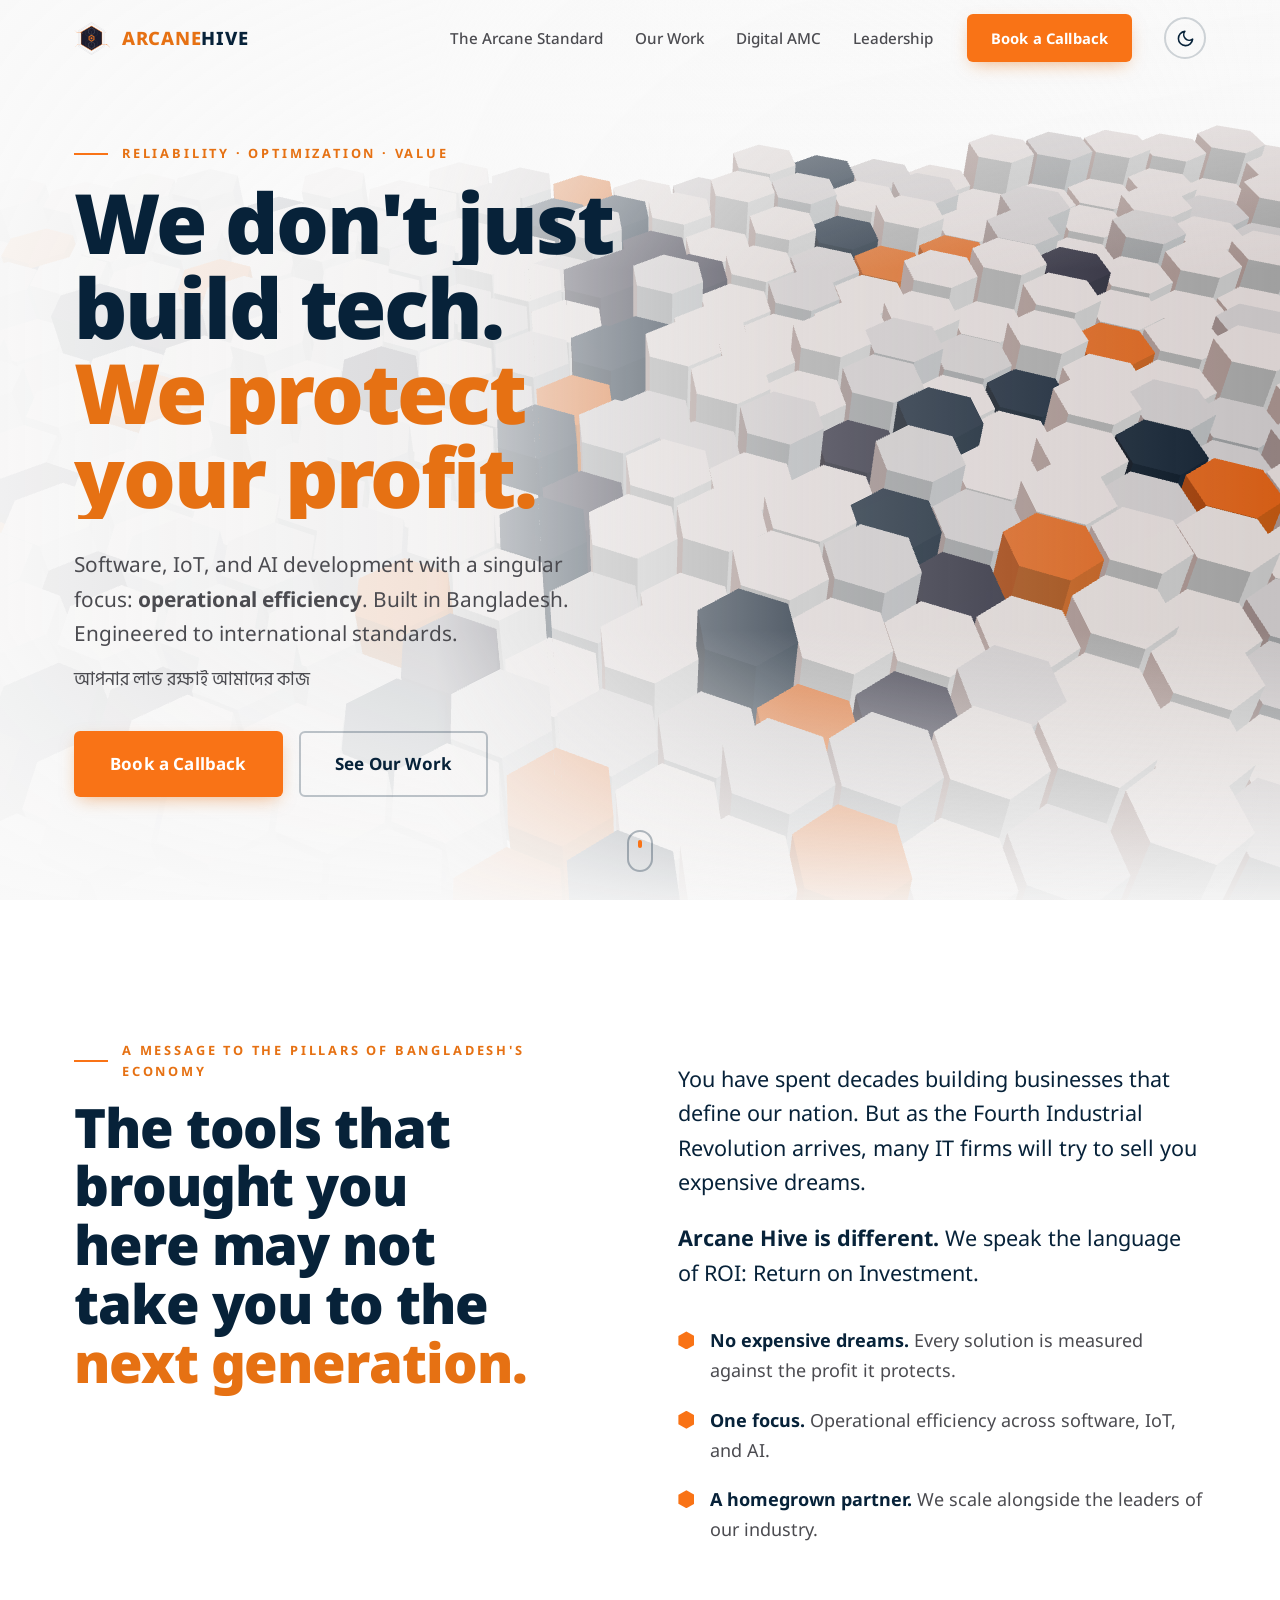
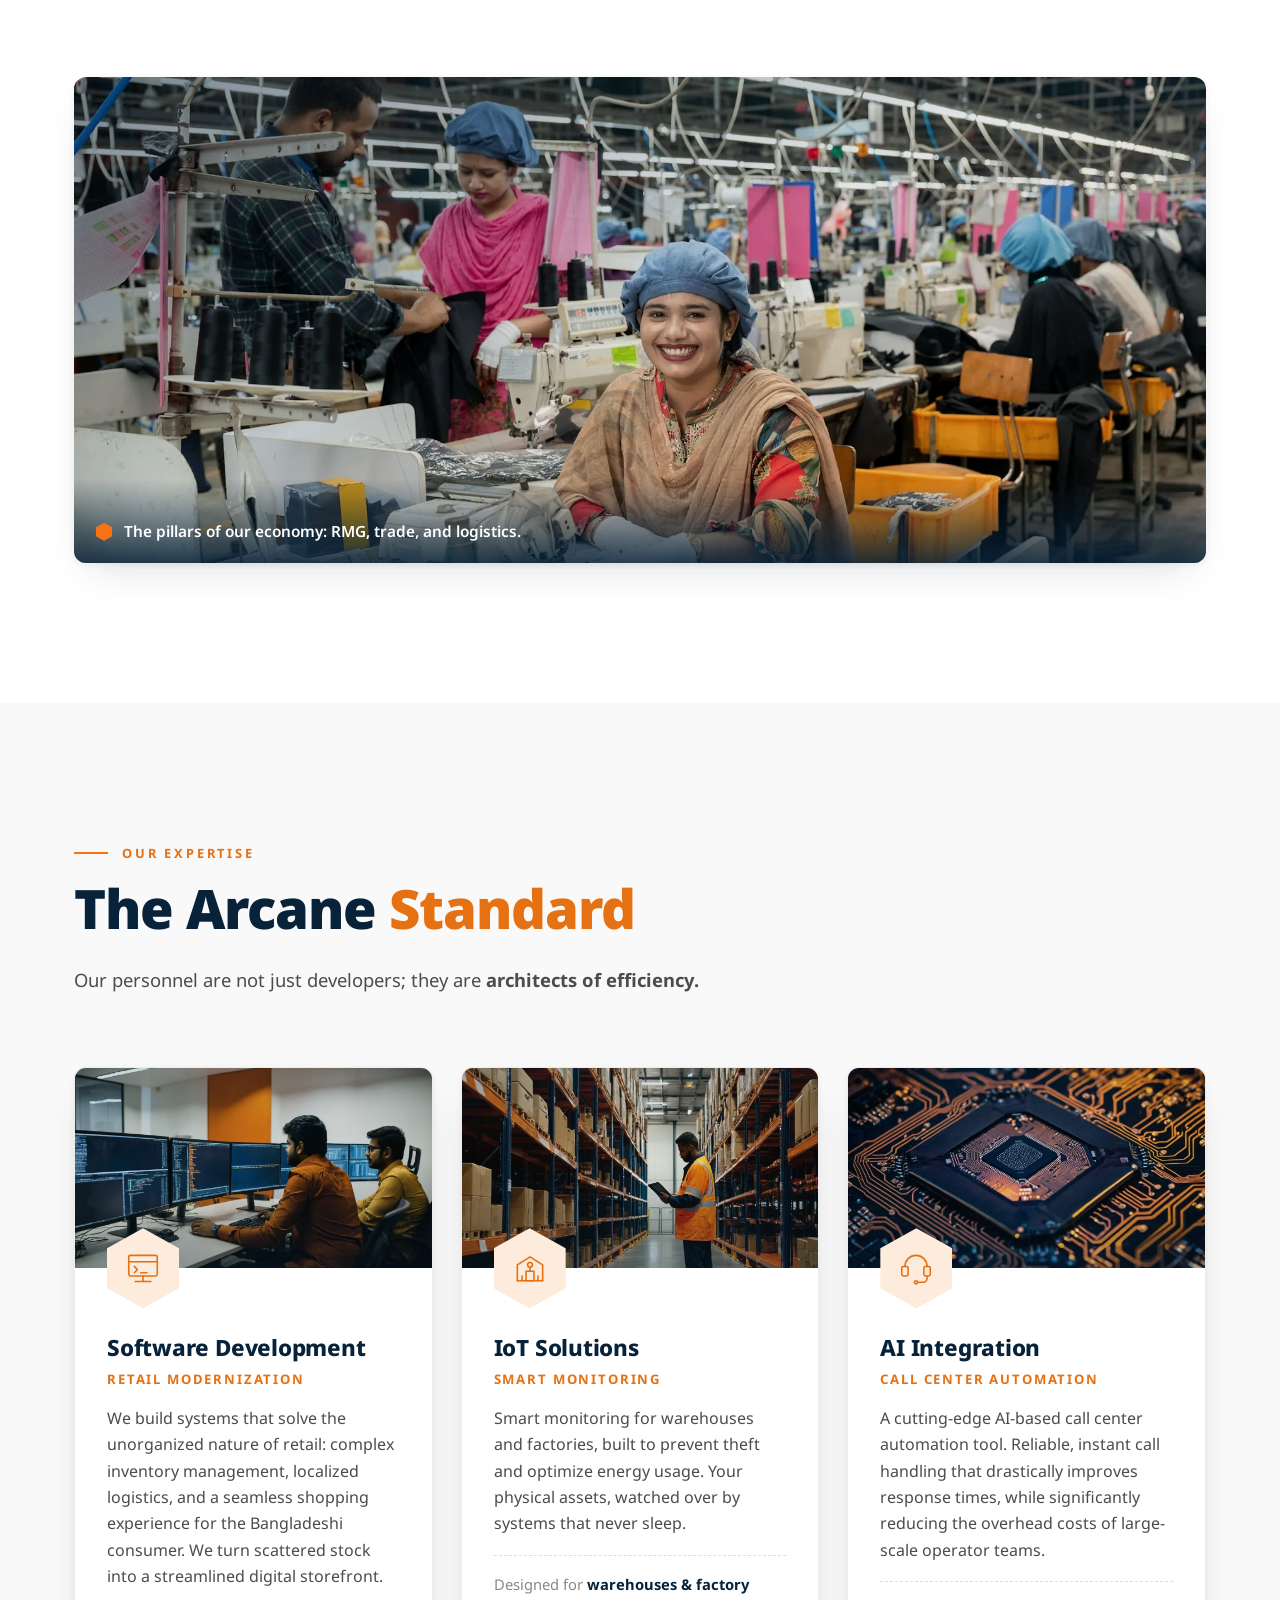
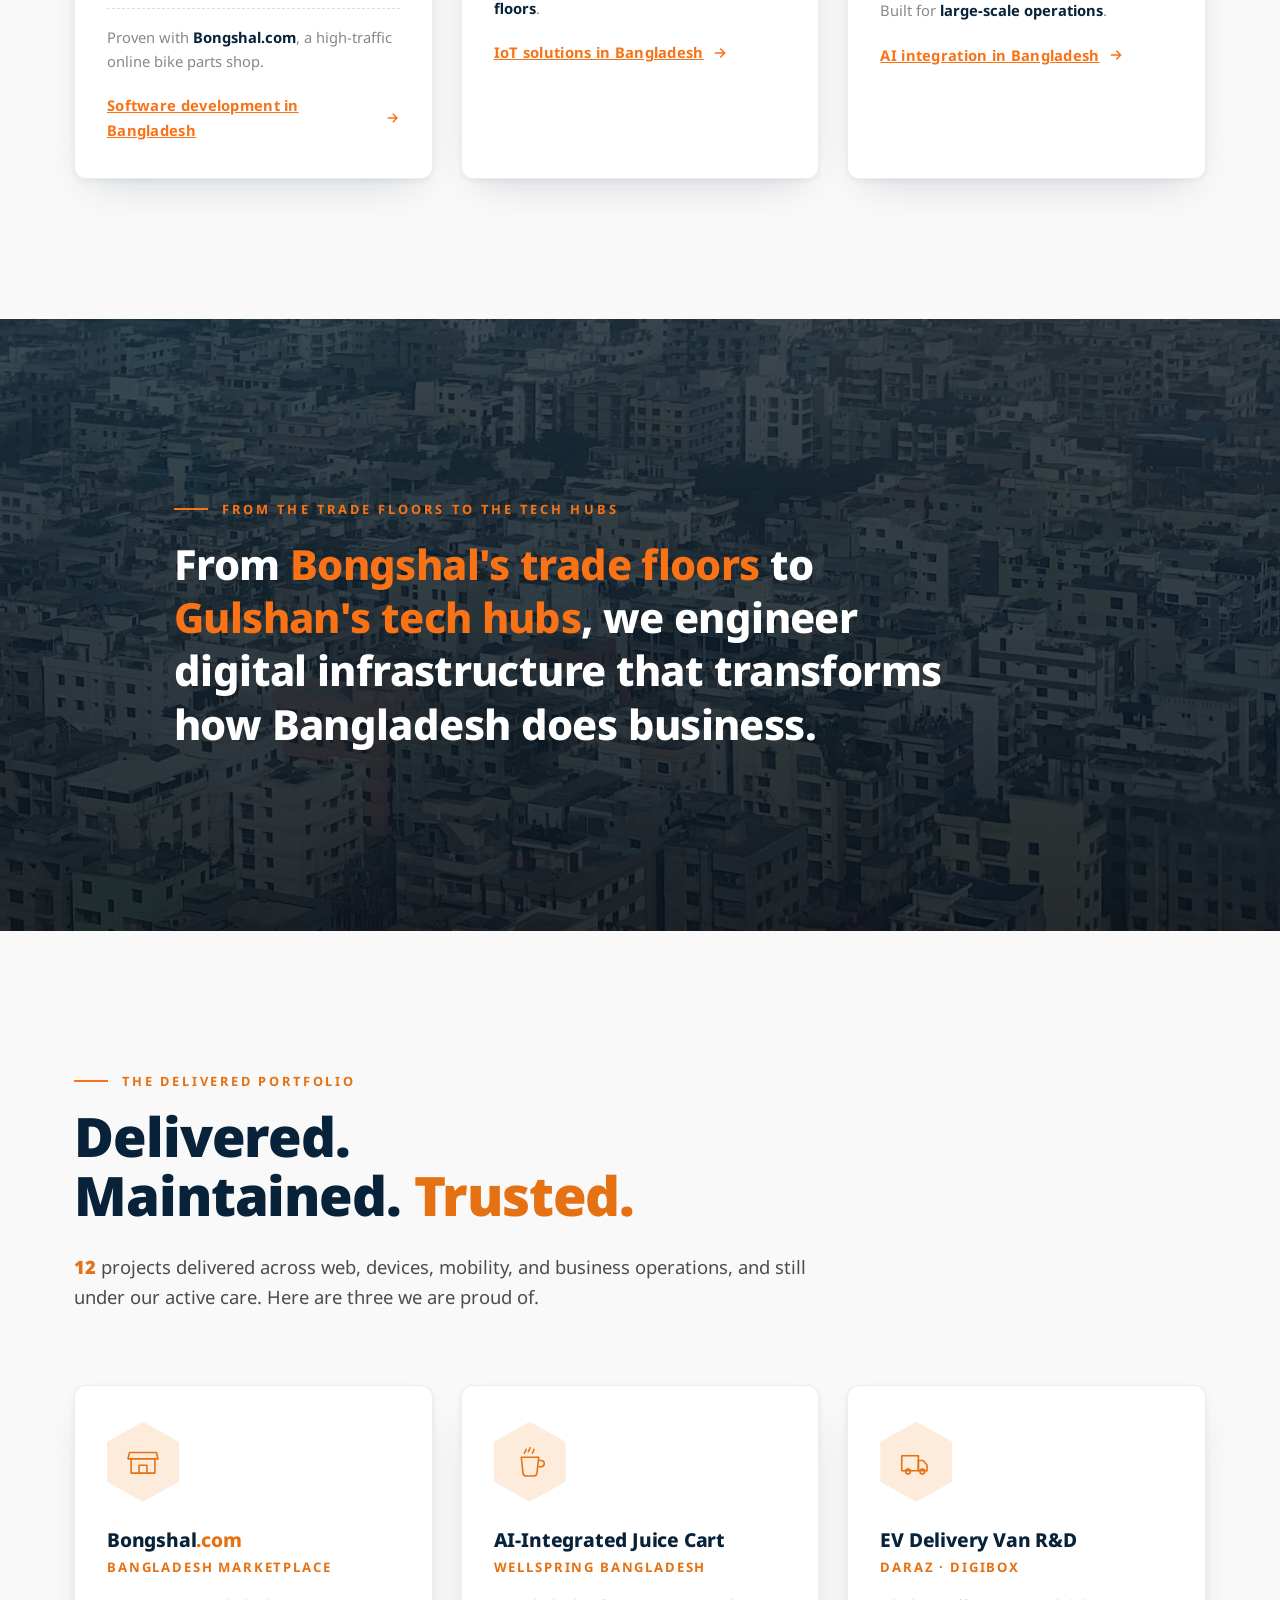
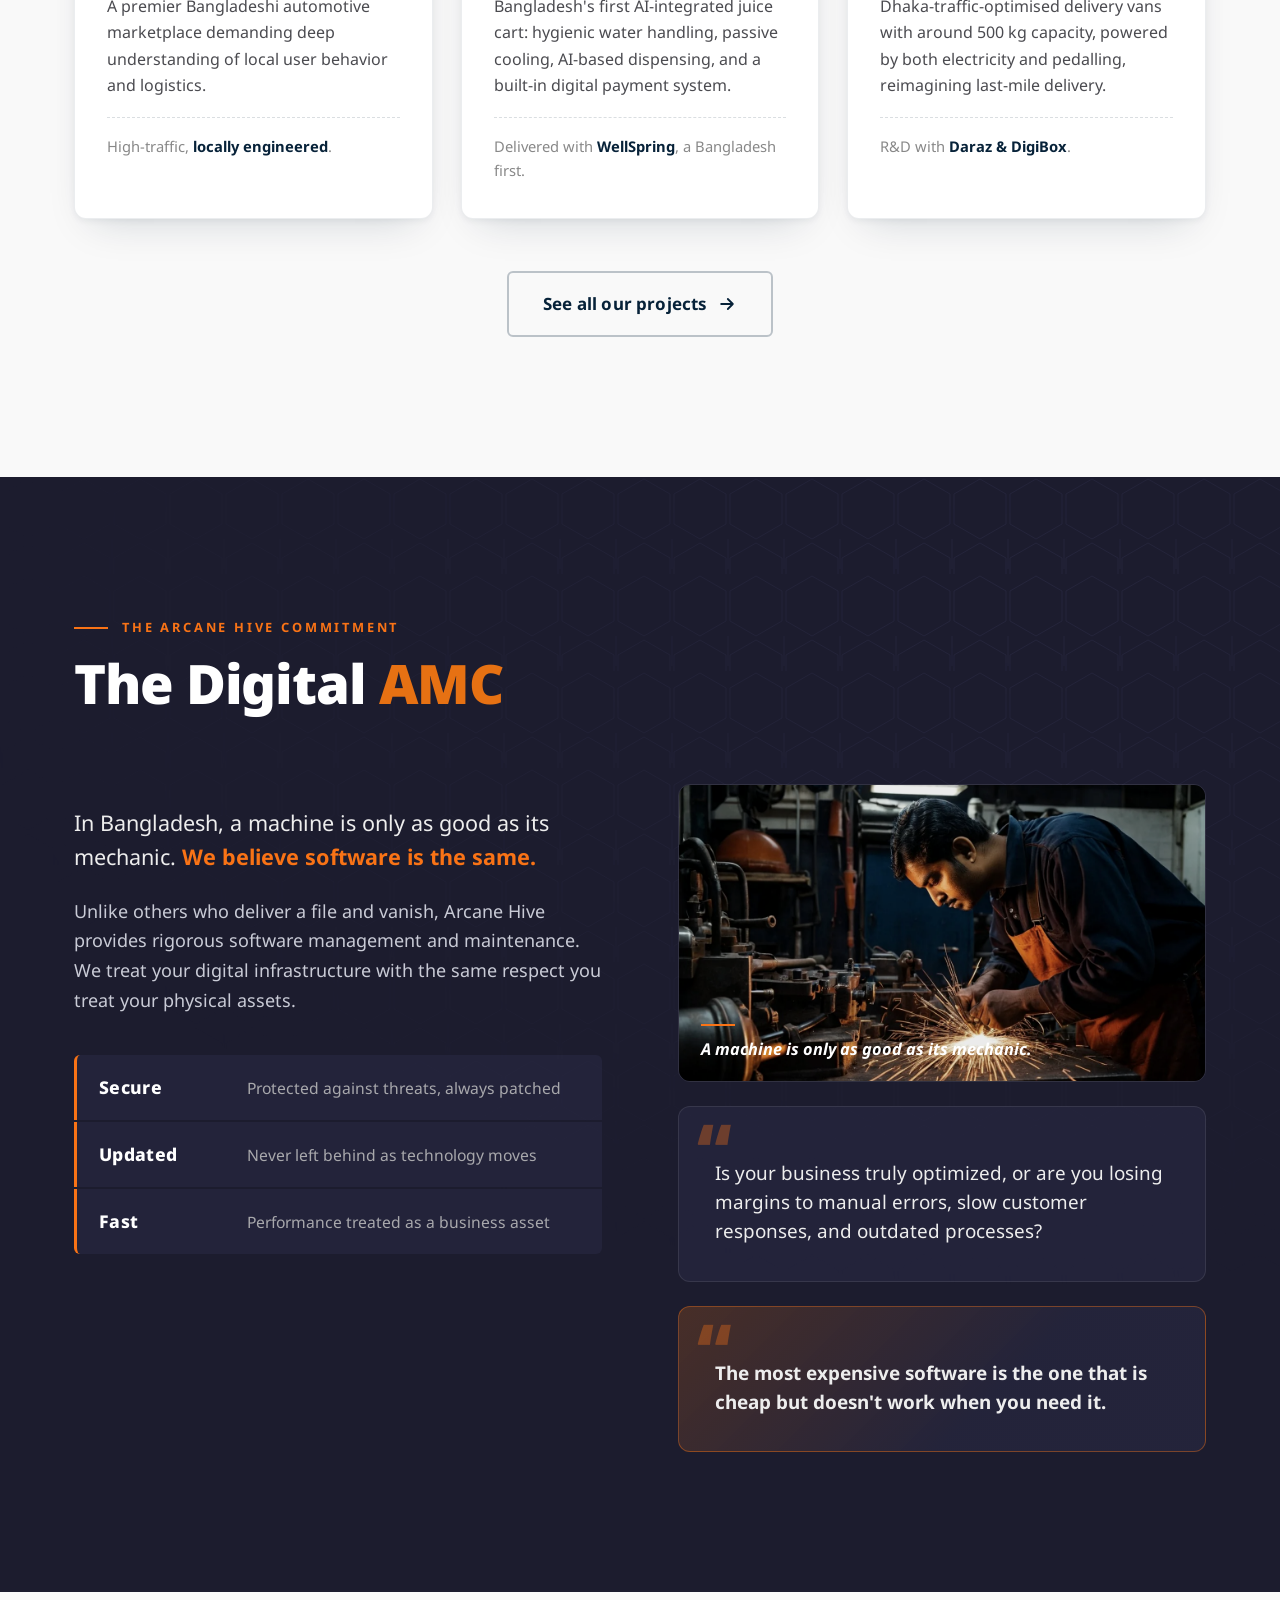
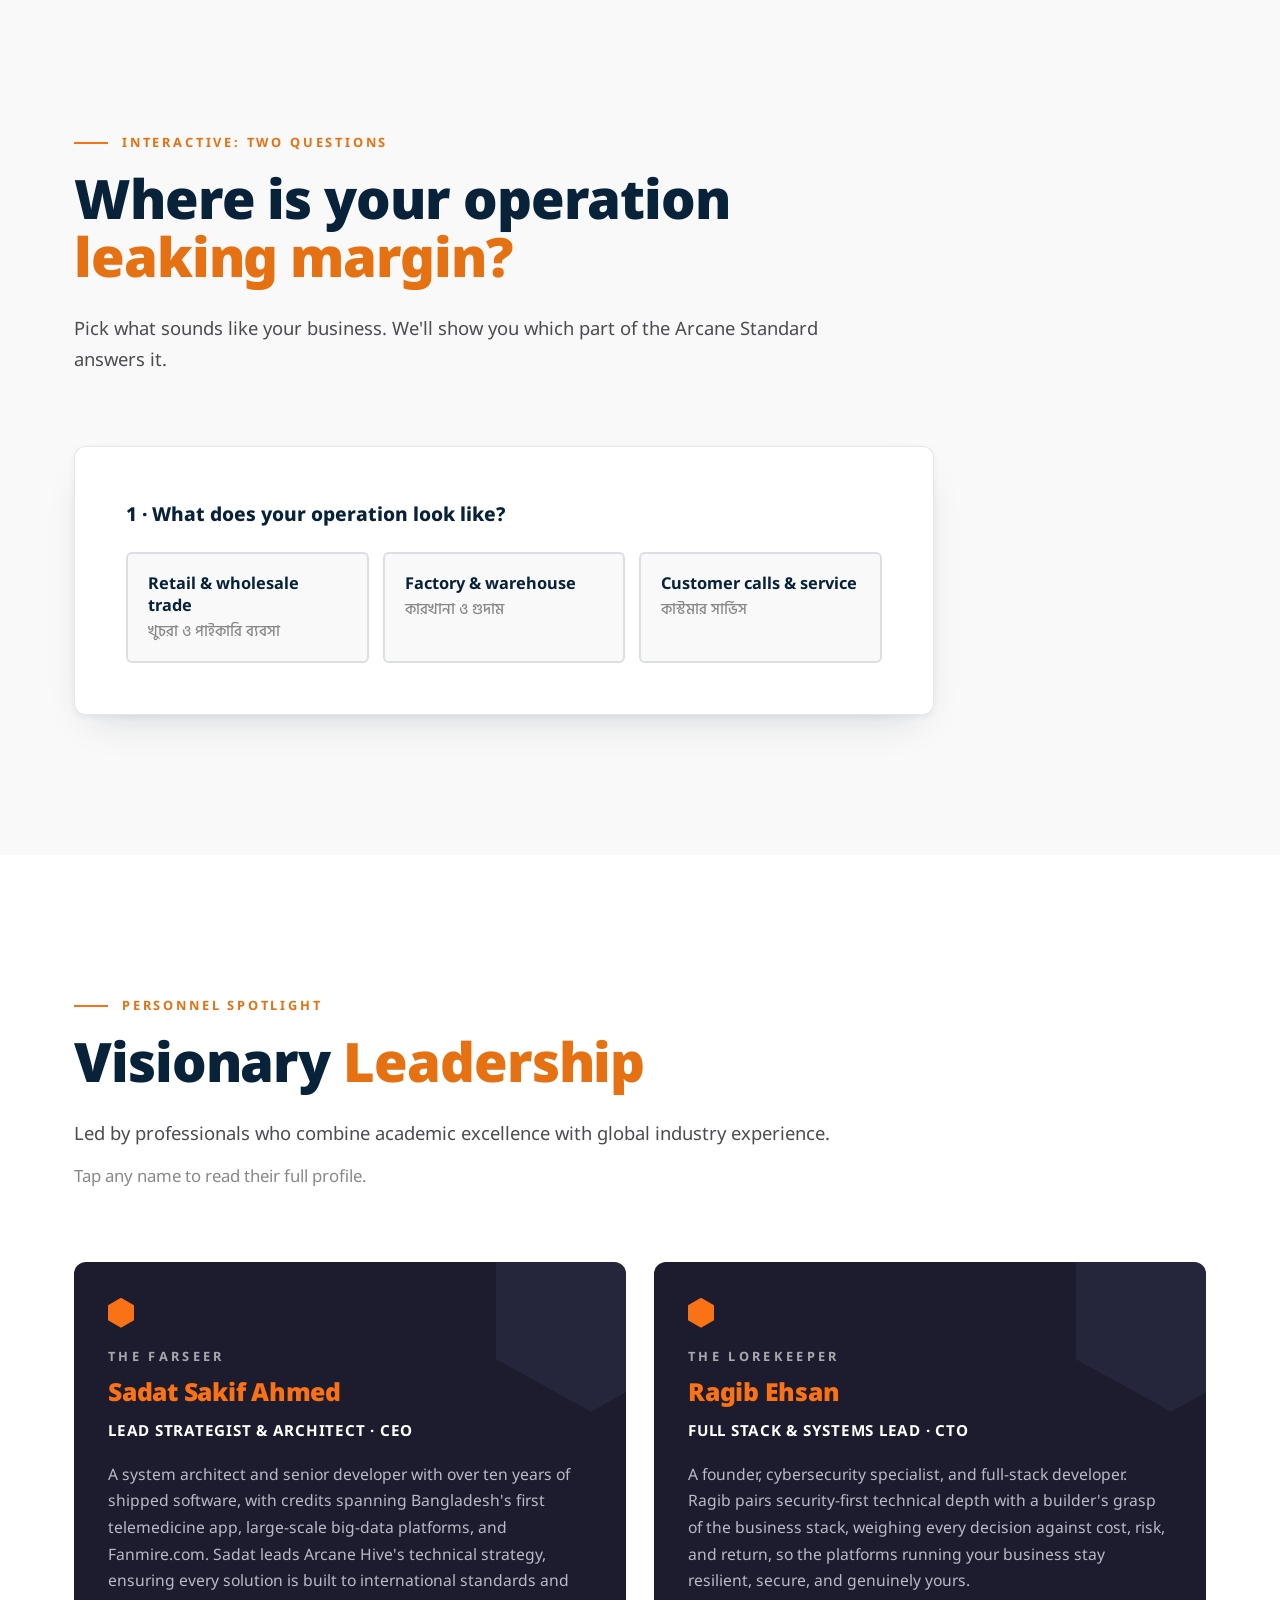
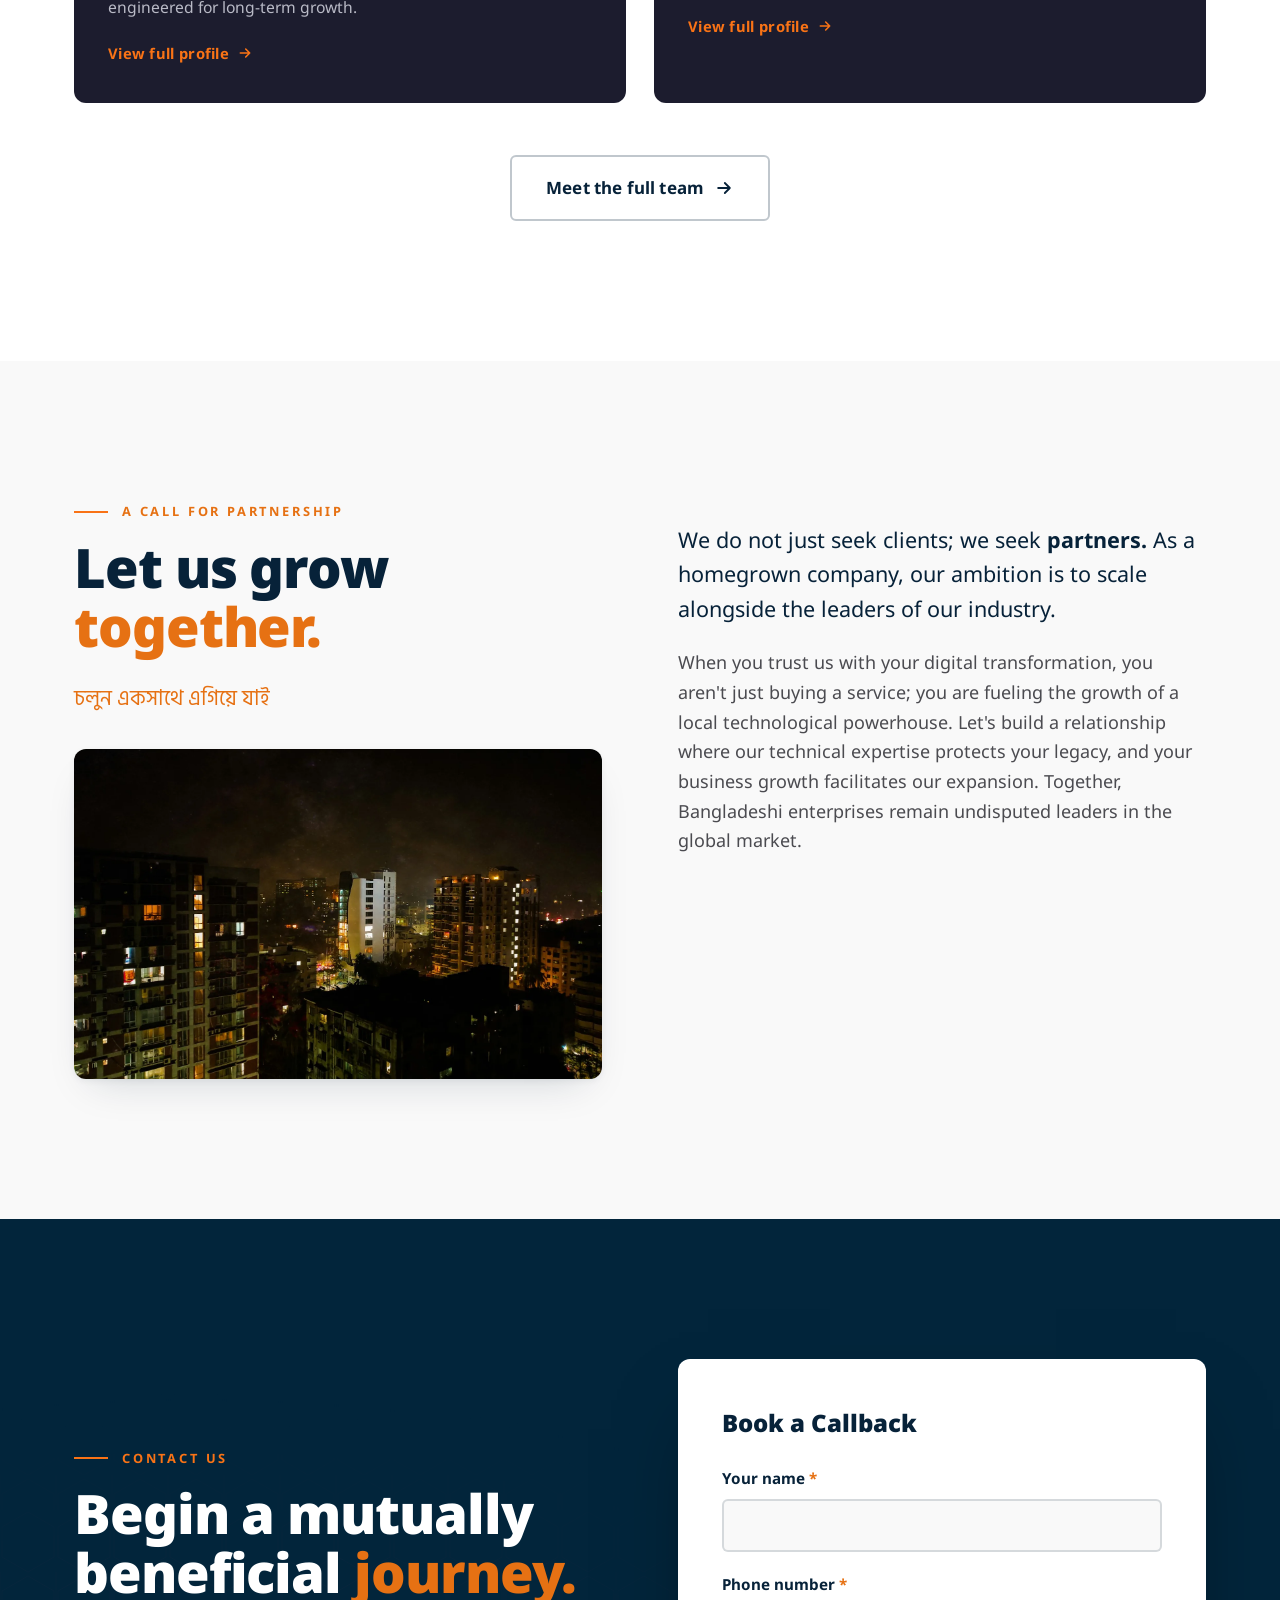
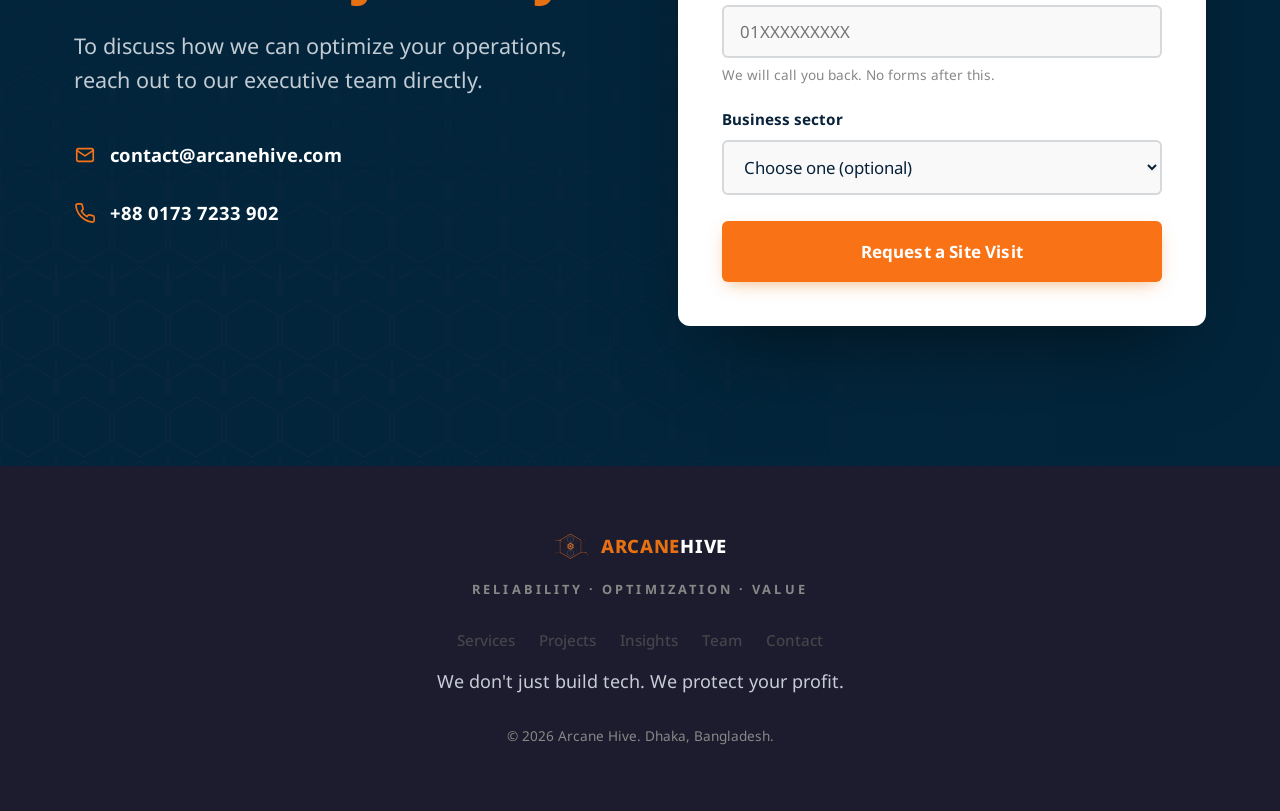
<file: site/index.html>
<!doctype html>
<html lang="en">
<head>
<meta charset="utf-8">
<meta name="viewport" content="width=device-width, initial-scale=1">
<meta name="facebook-domain-verification" content="9czgkzw58sjlb24655p25zlefu6fda" />
<title>Software, IoT &amp; AI Development in Bangladesh | Arcane Hive</title>
<meta name="description" content="Arcane Hive is a Dhaka-based software, IoT &amp; AI development company building custom platforms for Bangladesh's businesses and international partners. We don't just build tech, we protect your profit.">
<link rel="canonical" href="https://arcane-hive.com/">
<meta property="og:type" content="website">
<meta property="og:site_name" content="Arcane Hive">
<meta property="og:title" content="Software, IoT &amp; AI Development in Bangladesh | Arcane Hive">
<meta property="og:description" content="Dhaka-based software, IoT &amp; AI development company building custom platforms for Bangladesh's businesses. We don't just build tech, we protect your profit.">
<meta property="og:url" content="https://arcane-hive.com/">
<meta property="og:image" content="https://arcane-hive.com/assets/photos/dhaka-skyline.jpg">
<meta name="twitter:card" content="summary_large_image">
<meta name="twitter:title" content="Software, IoT &amp; AI Development in Bangladesh | Arcane Hive">
<meta name="twitter:description" content="Dhaka-based software, IoT &amp; AI development company building custom platforms for Bangladesh's businesses.">
<meta name="twitter:image" content="https://arcane-hive.com/assets/photos/dhaka-skyline.jpg">
<link rel="icon" type="image/svg+xml" href="assets/logo-mark.svg">
<link rel="preconnect" href="https://fonts.googleapis.com">
<link rel="preconnect" href="https://fonts.gstatic.com" crossorigin>
<link rel="preload" as="style" href="https://fonts.googleapis.com/css2?family=Noto+Sans:wght@400;500;700;800;900&family=Hind+Siliguri:wght@400;500;600&display=swap" onload="this.onload=null;this.rel='stylesheet'">
<noscript><link rel="stylesheet" href="https://fonts.googleapis.com/css2?family=Noto+Sans:wght@400;500;700;800;900&family=Hind+Siliguri:wght@400;500;600&display=swap"></noscript>
<link rel="stylesheet" href="css/style.css?v=5">
<script>document.documentElement.classList.toggle('dark', localStorage.getItem('ah-theme') === 'dark');</script>
<script type="application/ld+json">
{
  "@context": "https://schema.org",
  "@graph": [
    {
      "@type": "Organization",
      "@id": "https://arcane-hive.com/#org",
      "name": "Arcane Hive",
      "url": "https://arcane-hive.com/",
      "logo": "https://arcane-hive.com/assets/logo-mark.svg",
      "description": "Dhaka-based technology company delivering software, IoT, and AI development with a focus on operational efficiency and measurable ROI.",
      "email": "contact@arcanehive.com",
      "telephone": "+8801737233902",
      "foundingDate": "2017",
      "address": { "@type": "PostalAddress", "addressLocality": "Dhaka", "addressCountry": "BD" },
      "areaServed": "BD"
    },
    {
      "@type": "WebSite",
      "@id": "https://arcane-hive.com/#website",
      "name": "Arcane Hive",
      "url": "https://arcane-hive.com/",
      "publisher": { "@id": "https://arcane-hive.com/#org" }
    }
  ]
}
</script>
</head>
<body>

<!-- ======= NAV ======= -->
<header class="nav" id="top">
  <div class="nav-inner">
    <a class="brand" href="#top" aria-label="Arcane Hive home">
      <img class="brand-mark" src="assets/logo-mark.svg" alt="" width="36" height="42">
      <span class="brand-word"><em>ARCANE</em>HIVE</span>
    </a>
    <nav class="nav-links" aria-label="Primary">
      <a href="#standard">The Arcane Standard</a>
      <a href="#proof">Our Work</a>
      <a href="#amc">Digital AMC</a>
      <a href="#leadership">Leadership</a>
    </nav>
    <a class="btn btn-primary nav-cta" href="#contact">Book a Callback</a>
    <button class="theme-toggle" type="button" aria-label="Switch to dark mode" aria-pressed="false">
      <svg class="icon-moon" viewBox="0 0 24 24" fill="none" stroke="currentColor" stroke-width="2" stroke-linecap="round" stroke-linejoin="round" aria-hidden="true"><path d="M21 12.8A9 9 0 1 1 11.2 3a7 7 0 0 0 9.8 9.8z"/></svg>
      <svg class="icon-sun" viewBox="0 0 24 24" fill="none" stroke="currentColor" stroke-width="2" stroke-linecap="round" stroke-linejoin="round" aria-hidden="true"><circle cx="12" cy="12" r="4"/><path d="M12 2v2M12 20v2M4.93 4.93l1.41 1.41M17.66 17.66l1.41 1.41M2 12h2M20 12h2M4.93 19.07l1.41-1.41M17.66 6.34l1.41-1.41"/></svg>
    </button>
    <button class="nav-burger" aria-label="Open menu" aria-expanded="false">
      <span></span><span></span><span></span>
    </button>
  </div>
  <div class="nav-mobile">
    <a href="#standard">The Arcane Standard</a>
    <a href="#proof">Our Work</a>
    <a href="#amc">Digital AMC</a>
    <a href="#leadership">Leadership</a>
    <a class="btn btn-primary" href="#contact">Book a Callback</a>
  </div>
</header>

<!-- ======= HERO ======= -->
<section class="hero">
  <canvas id="hive-canvas" aria-hidden="true"></canvas>
  <div class="hero-grad" aria-hidden="true"></div>
  <div class="container hero-inner">
    <p class="eyebrow reveal">Reliability &middot; Optimization &middot; Value</p>
    <h1 class="hero-title">
      <span class="line"><span class="reveal-line">We don't just</span></span>
      <span class="line"><span class="reveal-line">build tech.</span></span>
      <span class="line"><span class="reveal-line accent">We protect</span></span>
      <span class="line"><span class="reveal-line accent">your profit.</span></span>
    </h1>
    <p class="hero-sub reveal d2">Software, IoT, and AI development with a singular focus:
      <strong>operational efficiency</strong>. Built in Bangladesh. Engineered to international standards.</p>
    <p class="hero-bn bn reveal d3">আপনার লাভ রক্ষাই আমাদের কাজ</p>
    <div class="hero-cta reveal d4">
      <a class="btn btn-primary btn-lg magnetic" href="#contact">Book a Callback</a>
      <a class="btn btn-ghost btn-lg magnetic" href="#proof">See Our Work</a>
    </div>
  </div>
  <a class="scroll-hint" href="#pillars" aria-label="Scroll to next section"><span></span></a>
</section>

<!-- ======= MESSAGE TO THE PILLARS ======= -->
<section class="pillars" id="pillars">
  <div class="container grid-2">
    <div class="reveal">
      <p class="eyebrow">A Message to the Pillars of Bangladesh's Economy</p>
      <h2 class="h-display">The tools that brought you here may not take you to the <span class="u-orange">next generation.</span></h2>
    </div>
    <div class="pillars-copy">
      <p class="lead reveal">You have spent decades building businesses that define our nation. But as the Fourth Industrial Revolution arrives, many IT firms will try to sell you expensive dreams.</p>
      <p class="lead reveal"><strong>Arcane Hive is different.</strong> We speak the language of ROI: Return on Investment.</p>
      <div class="hex-points">
        <div class="hex-point reveal"><span class="hex-dot"></span><div><strong>No expensive dreams.</strong> Every solution is measured against the profit it protects.</div></div>
        <div class="hex-point reveal"><span class="hex-dot"></span><div><strong>One focus.</strong> Operational efficiency across software, IoT, and AI.</div></div>
        <div class="hex-point reveal"><span class="hex-dot"></span><div><strong>A homegrown partner.</strong> We scale alongside the leaders of our industry.</div></div>
      </div>
    </div>
    <figure class="pillars-figure reveal">
      <img src="assets/photos/rmg-factory.webp" alt="Garment workers on a ready-made garment production floor in Bangladesh" width="1600" height="1066" loading="lazy" decoding="async">
      <figcaption><span class="hex-dot"></span>The pillars of our economy: RMG, trade, and logistics.</figcaption>
    </figure>
  </div>
</section>

<!-- ======= THE ARCANE STANDARD ======= -->
<section class="standard" id="standard">
  <div class="container">
    <div class="sec-head reveal">
      <p class="eyebrow">Our Expertise</p>
      <h2 class="h-display">The Arcane <span class="u-orange">Standard</span></h2>
      <p class="sec-sub">Our personnel are not just developers; they are <strong>architects of efficiency.</strong></p>
    </div>
    <div class="cards-3">
      <article class="svc-card tilt reveal" tabindex="0">
        <div class="svc-photo"><img src="assets/photos/software-dev.webp" alt="Software developers at work in a Dhaka technology office" width="1280" height="760" loading="lazy" decoding="async"></div>
        <div class="svc-icon" aria-hidden="true">
          <svg viewBox="0 0 48 48" fill="none" stroke="currentColor" stroke-width="2" stroke-linecap="round" stroke-linejoin="round">
            <rect x="6" y="8" width="36" height="26" rx="2"/><path d="M6 16h36M14 41h20M24 34v7"/><path d="M13 22l4 4-4 4M21 30h8"/>
          </svg>
        </div>
        <h3>Software Development</h3>
        <p class="svc-tag">Retail Modernization</p>
        <p>We build systems that solve the unorganized nature of retail: complex inventory management, localized logistics, and a seamless shopping experience for the Bangladeshi consumer. We turn scattered stock into a streamlined digital storefront.</p>
        <p class="svc-proof">Proven with <strong>Bongshal.com</strong>, a high-traffic online bike parts shop.</p>
        <a class="team-view" href="services/software-development/">Software development in Bangladesh <svg viewBox="0 0 24 24" fill="none" stroke="currentColor" stroke-width="2.4" stroke-linecap="round" stroke-linejoin="round" aria-hidden="true"><path d="M5 12h14M13 6l6 6-6 6"/></svg></a>
      </article>
      <article class="svc-card tilt reveal" tabindex="0">
        <div class="svc-photo"><img src="assets/photos/warehouse.webp" alt="Organized warehouse aisles stacked with inventory" width="1280" height="760" loading="lazy" decoding="async"></div>
        <div class="svc-icon" aria-hidden="true">
          <svg viewBox="0 0 48 48" fill="none" stroke="currentColor" stroke-width="2" stroke-linecap="round" stroke-linejoin="round">
            <path d="M8 40V20l16-10 16 10v20"/><path d="M8 40h32"/><rect x="19" y="28" width="10" height="12"/><circle cx="24" cy="20" r="3"/><path d="M24 23v5M14 34v6M34 34v6"/>
          </svg>
        </div>
        <h3>IoT Solutions</h3>
        <p class="svc-tag">Smart Monitoring</p>
        <p>Smart monitoring for warehouses and factories, built to prevent theft and optimize energy usage. Your physical assets, watched over by systems that never sleep.</p>
        <p class="svc-proof">Designed for <strong>warehouses &amp; factory floors</strong>.</p>
        <a class="team-view" href="services/iot-solutions/">IoT solutions in Bangladesh <svg viewBox="0 0 24 24" fill="none" stroke="currentColor" stroke-width="2.4" stroke-linecap="round" stroke-linejoin="round" aria-hidden="true"><path d="M5 12h14M13 6l6 6-6 6"/></svg></a>
      </article>
      <article class="svc-card tilt reveal" tabindex="0">
        <div class="svc-photo"><img src="assets/photos/ai-tech.webp" alt="An AI microchip on a circuit board" width="1280" height="760" loading="lazy" decoding="async"></div>
        <div class="svc-icon" aria-hidden="true">
          <svg viewBox="0 0 48 48" fill="none" stroke="currentColor" stroke-width="2" stroke-linecap="round" stroke-linejoin="round">
            <path d="M10 22a14 14 0 0 1 28 0"/><rect x="6" y="22" width="8" height="12" rx="2"/><rect x="34" y="22" width="8" height="12" rx="2"/><path d="M38 34v3a5 5 0 0 1-5 5h-6"/><circle cx="24" cy="42" r="2"/>
          </svg>
        </div>
        <h3>AI Integration</h3>
        <p class="svc-tag">Call Center Automation</p>
        <p>A cutting-edge AI-based call center automation tool. Reliable, instant call handling that drastically improves response times, while significantly reducing the overhead costs of large-scale operator teams.</p>
        <p class="svc-proof">Built for <strong>large-scale operations</strong>.</p>
        <a class="team-view" href="services/ai-integration/">AI integration in Bangladesh <svg viewBox="0 0 24 24" fill="none" stroke="currentColor" stroke-width="2.4" stroke-linecap="round" stroke-linejoin="round" aria-hidden="true"><path d="M5 12h14M13 6l6 6-6 6"/></svg></a>
      </article>
    </div>
  </div>
</section>

<!-- ======= INDUSTRY INTERLUDE (Dhaka skyline) ======= -->
<section class="interlude" aria-label="From Bongshal to Gulshan">
  <div class="interlude-media" aria-hidden="true"></div>
  <div class="container">
    <p class="interlude-eyebrow reveal">From the trade floors to the tech hubs</p>
    <p class="interlude-line reveal d2">From <b>Bongshal's trade floors</b> to <b>Gulshan's tech hubs</b>, we engineer digital infrastructure that transforms how Bangladesh does business.</p>
  </div>
</section>

<!-- ======= DELIVERED PORTFOLIO ======= -->
<section class="portfolio" id="proof">
  <div class="container">
    <div class="sec-head reveal">
      <p class="eyebrow">The Delivered Portfolio</p>
      <h2 class="h-display">Delivered. Maintained. <span class="u-orange">Trusted.</span></h2>
      <p class="sec-sub"><span class="stat-count" data-count="12">0</span> projects delivered across web, devices, mobility, and business operations, and still under our active care. Here are three we are proud of.</p>
    </div>
    <div class="cards-3">
        <article class="svc-card no-photo reveal" tabindex="0">
          <div class="svc-icon" aria-hidden="true">
            <svg viewBox="0 0 48 48" fill="none" stroke="currentColor" stroke-width="2" stroke-linecap="round" stroke-linejoin="round">
              <path d="M9 20v18h30V20"/><path d="M7 12h34l2 8H5z"/><path d="M19 38V28h10v10"/>
            </svg>
          </div>
          <h3>Bongshal<span class="u-orange">.com</span></h3>
          <p class="svc-tag">Bangladesh marketplace</p>
          <p>A premier Bangladeshi automotive marketplace demanding deep understanding of local user behavior and logistics.</p>
          <p class="svc-proof">High-traffic, <strong>locally engineered</strong>.</p>
        </article>
        <article class="svc-card no-photo reveal" tabindex="0">
          <div class="svc-icon" aria-hidden="true">
            <svg viewBox="0 0 48 48" fill="none" stroke="currentColor" stroke-width="2" stroke-linecap="round" stroke-linejoin="round">
              <path d="M13 18h22l-2.2 20a4 4 0 0 1-4 3.6H19.2a4 4 0 0 1-4-3.6z"/><path d="M35 22h3a4 4 0 0 1 0 8h-2.5"/><path d="M19 8c0 3-2 3-2 5M24 6c0 3-2 3-2 5M29 8c0 3-2 3-2 5"/>
            </svg>
          </div>
          <h3>AI-Integrated Juice Cart</h3>
          <p class="svc-tag">WellSpring Bangladesh</p>
          <p>Bangladesh's first AI-integrated juice cart: hygienic water handling, passive cooling, AI-based dispensing, and a built-in digital payment system.</p>
          <p class="svc-proof">Delivered with <strong>WellSpring</strong>, a Bangladesh first.</p>
        </article>
        <article class="svc-card no-photo reveal" tabindex="0">
          <div class="svc-icon" aria-hidden="true">
            <svg viewBox="0 0 48 48" fill="none" stroke="currentColor" stroke-width="2" stroke-linecap="round" stroke-linejoin="round">
              <path d="M6 16h21v19H6z"/><path d="M27 22h6l5 6v7H27z"/><circle cx="14" cy="36" r="3"/><circle cx="32" cy="36" r="3"/>
            </svg>
          </div>
          <h3>EV Delivery Van R&amp;D</h3>
          <p class="svc-tag">Daraz &middot; DigiBox</p>
          <p>Dhaka-traffic-optimised delivery vans with around 500&nbsp;kg capacity, powered by both electricity and pedalling, reimagining last-mile delivery.</p>
          <p class="svc-proof">R&amp;D with <strong>Daraz &amp; DigiBox</strong>.</p>
        </article>
    </div>
    <div class="team-cta">
      <a class="btn btn-ghost btn-lg" href="projects/">See all our projects <svg viewBox="0 0 24 24" fill="none" stroke="currentColor" stroke-width="2.2" stroke-linecap="round" stroke-linejoin="round" aria-hidden="true"><path d="M5 12h14M13 6l6 6-6 6"/></svg></a>
    </div>
  </div>
</section>

<!-- ======= DIGITAL AMC (dark) ======= -->
<section class="amc" id="amc">
  <div class="amc-hexbg" aria-hidden="true"></div>
  <div class="container">
    <div class="sec-head reveal">
      <p class="eyebrow eyebrow-light">The Arcane Hive Commitment</p>
      <h2 class="h-display">The Digital <span class="u-orange">AMC</span></h2>
    </div>
    <div class="grid-2 amc-grid">
      <div class="amc-copy">
        <p class="lead reveal">In Bangladesh, a machine is only as good as its mechanic. <strong>We believe software is the same.</strong></p>
        <p class="reveal">Unlike others who deliver a file and vanish, Arcane Hive provides rigorous software management and maintenance. We treat your digital infrastructure with the same respect you treat your physical assets.</p>
        <div class="amc-pledges">
          <div class="pledge reveal"><span class="pledge-k">Secure</span><span class="pledge-v">Protected against threats, always patched</span></div>
          <div class="pledge reveal"><span class="pledge-k">Updated</span><span class="pledge-v">Never left behind as technology moves</span></div>
          <div class="pledge reveal"><span class="pledge-k">Fast</span><span class="pledge-v">Performance treated as a business asset</span></div>
        </div>
      </div>
      <div class="amc-quotes">
        <figure class="amc-figure reveal">
          <img src="assets/photos/mechanic.webp" alt="A mechanic at work in a workshop" width="1280" height="760" loading="lazy" decoding="async">
          <figcaption>A machine is only as good as its mechanic.</figcaption>
        </figure>
        <blockquote class="quote-card reveal">
          <p>Is your business truly optimized, or are you losing margins to manual errors, slow customer responses, and outdated processes?</p>
        </blockquote>
        <blockquote class="quote-card quote-accent reveal">
          <p>The most expensive software is the one that is cheap but doesn't work when you need it.</p>
        </blockquote>
      </div>
    </div>
  </div>
</section>

<!-- ======= EFFICIENCY CHECK (interactive) ======= -->
<section class="audit" id="audit">
  <div class="container">
    <div class="sec-head reveal">
      <p class="eyebrow">Interactive: Two Questions</p>
      <h2 class="h-display">Where is your operation <span class="u-orange">leaking margin?</span></h2>
      <p class="sec-sub">Pick what sounds like your business. We'll show you which part of the Arcane Standard answers it.</p>
    </div>
    <div class="audit-box reveal">
      <div class="audit-step" data-step="1">
        <p class="audit-q">1 &middot; What does your operation look like?</p>
        <div class="audit-opts" role="group" aria-label="Business type">
          <button class="audit-opt" data-sector="retail">Retail &amp; wholesale trade<span class="bn">খুচরা ও পাইকারি ব্যবসা</span></button>
          <button class="audit-opt" data-sector="factory">Factory &amp; warehouse<span class="bn">কারখানা ও গুদাম</span></button>
          <button class="audit-opt" data-sector="service">Customer calls &amp; service<span class="bn">কাস্টমার সার্ভিস</span></button>
        </div>
      </div>
      <div class="audit-step" data-step="2" hidden>
        <p class="audit-q">2 &middot; What worries you most?</p>
        <div class="audit-opts" role="group" aria-label="Main concern"></div>
      </div>
      <div class="audit-result" hidden>
        <p class="audit-r-eyebrow">The Arcane Standard answer</p>
        <h3 class="audit-r-title"></h3>
        <p class="audit-r-body"></p>
        <div class="audit-r-actions">
          <a class="btn btn-primary" href="#contact">Discuss this with us</a>
          <button class="btn btn-ghost audit-reset" type="button">Start over</button>
        </div>
      </div>
    </div>
  </div>
</section>

<!-- ======= LEADERSHIP ======= -->
<section class="leadership" id="leadership">
  <div class="container">
    <div class="sec-head reveal">
      <p class="eyebrow">Personnel Spotlight</p>
      <h2 class="h-display">Visionary <span class="u-orange">Leadership</span></h2>
      <p class="sec-sub">Led by professionals who combine academic excellence with global industry experience.</p>
      <p class="team-hint">Tap any name to read their full profile.</p>
    </div>
    <div class="team-grid">
      <a class="team-card reveal" href="team/sadat/">
        <div class="team-top">
          <span class="team-hex" aria-hidden="true"></span>
          <p class="team-arcane">The Farseer</p>
          <h3>Sadat Sakif Ahmed</h3>
          <p class="team-role">Lead Strategist &amp; Architect &middot; CEO</p>
        </div>
        <p class="team-bio">A system architect and senior developer with over ten years of shipped software, with credits spanning Bangladesh's first telemedicine app, large-scale big-data platforms, and Fanmire.com. Sadat leads Arcane Hive's technical strategy, ensuring every solution is built to international standards and engineered for long-term growth.</p>
        <span class="team-view">View full profile <svg viewBox="0 0 24 24" fill="none" stroke="currentColor" stroke-width="2.4" stroke-linecap="round" stroke-linejoin="round" aria-hidden="true"><path d="M5 12h14M13 6l6 6-6 6"/></svg></span>
      </a>
      <a class="team-card reveal" href="team/ragib/">
        <div class="team-top">
          <span class="team-hex" aria-hidden="true"></span>
          <p class="team-arcane">The Lorekeeper</p>
          <h3>Ragib Ehsan</h3>
          <p class="team-role">Full Stack &amp; Systems Lead &middot; CTO</p>
        </div>
        <p class="team-bio">A founder, cybersecurity specialist, and full-stack developer. Ragib pairs security-first technical depth with a builder's grasp of the business stack, weighing every decision against cost, risk, and return, so the platforms running your business stay resilient, secure, and genuinely yours.</p>
        <span class="team-view">View full profile <svg viewBox="0 0 24 24" fill="none" stroke="currentColor" stroke-width="2.4" stroke-linecap="round" stroke-linejoin="round" aria-hidden="true"><path d="M5 12h14M13 6l6 6-6 6"/></svg></span>
      </a>
    </div>
    <div class="team-cta">
      <a class="btn btn-ghost btn-lg" href="team/">Meet the full team <svg viewBox="0 0 24 24" fill="none" stroke="currentColor" stroke-width="2.2" stroke-linecap="round" stroke-linejoin="round" aria-hidden="true"><path d="M5 12h14M13 6l6 6-6 6"/></svg></a>
    </div>
  </div>
</section>

<!-- ======= PARTNERSHIP ======= -->
<section class="partner">
  <div class="container partner-inner">
    <div class="reveal">
      <p class="eyebrow">A Call for Partnership</p>
      <h2 class="h-display">Let us grow <span class="u-orange">together.</span></h2>
      <p class="bn partner-bn">চলুন একসাথে এগিয়ে যাই</p>
      <figure class="partner-figure">
        <img src="assets/photos/dhaka-night.webp" alt="Dhaka residential towers glowing with lit windows at night" width="1600" height="1197" loading="lazy" decoding="async">
      </figure>
    </div>
    <div class="partner-copy">
      <p class="lead reveal">We do not just seek clients; we seek <strong>partners.</strong> As a homegrown company, our ambition is to scale alongside the leaders of our industry.</p>
      <p class="reveal">When you trust us with your digital transformation, you aren't just buying a service; you are fueling the growth of a local technological powerhouse. Let's build a relationship where our technical expertise protects your legacy, and your business growth facilitates our expansion. Together, Bangladeshi enterprises remain undisputed leaders in the global market.</p>
    </div>
  </div>
</section>

<!-- ======= CONTACT (dark) ======= -->
<section class="contact" id="contact">
  <div class="contact-hexbg" aria-hidden="true"></div>
  <div class="container grid-2 contact-grid">
    <div class="contact-info">
      <p class="eyebrow eyebrow-light reveal">Contact Us</p>
      <h2 class="h-display reveal">Begin a mutually beneficial <span class="u-orange">journey.</span></h2>
      <p class="lead reveal">To discuss how we can optimize your operations, reach out to our executive team directly.</p>
      <div class="contact-lines reveal">
        <a class="contact-line" href="mailto:contact@arcanehive.com">
          <svg viewBox="0 0 24 24" fill="none" stroke="currentColor" stroke-width="1.8" stroke-linecap="round" stroke-linejoin="round" aria-hidden="true"><rect x="3" y="5" width="18" height="14" rx="2"/><path d="m3 7 9 6 9-6"/></svg>
          contact@arcanehive.com
        </a>
        <a class="contact-line" href="tel:+8801737233902">
          <svg viewBox="0 0 24 24" fill="none" stroke="currentColor" stroke-width="1.8" stroke-linecap="round" stroke-linejoin="round" aria-hidden="true"><path d="M22 16.92v3a2 2 0 0 1-2.18 2 19.79 19.79 0 0 1-8.63-3.07 19.5 19.5 0 0 1-6-6 19.79 19.79 0 0 1-3.07-8.67A2 2 0 0 1 4.11 2h3a2 2 0 0 1 2 1.72c.127.96.361 1.903.7 2.81a2 2 0 0 1-.45 2.11L8.09 9.91a16 16 0 0 0 6 6l1.27-1.27a2 2 0 0 1 2.11-.45c.907.339 1.85.573 2.81.7A2 2 0 0 1 22 16.92z"/></svg>
          +88 0173 7233 902
        </a>
      </div>
    </div>
    <form class="contact-form reveal" novalidate>
      <h3>Book a Callback</h3>
      <div class="field">
        <label for="f-name">Your name <span aria-hidden="true">*</span></label>
        <input id="f-name" name="name" type="text" autocomplete="name" required>
        <p class="field-err" hidden>Please tell us your name.</p>
      </div>
      <div class="field">
        <label for="f-phone">Phone number <span aria-hidden="true">*</span></label>
        <input id="f-phone" name="phone" type="tel" inputmode="tel" autocomplete="tel" placeholder="01XXXXXXXXX" required>
        <p class="field-hint">We will call you back. No forms after this.</p>
        <p class="field-err" hidden>Please enter a phone number we can reach you on.</p>
      </div>
      <div class="field">
        <label for="f-sector">Business sector</label>
        <select id="f-sector" name="sector">
          <option value="">Choose one (optional)</option>
          <option>Retail &amp; wholesale trade</option>
          <option>Manufacturing &amp; warehousing</option>
          <option>Customer service &amp; sales</option>
          <option>Other</option>
        </select>
      </div>
      <button class="btn btn-primary btn-lg" type="submit">Request a Site Visit</button>
      <p class="form-done" hidden>Your email app will open with the details. Press send and we'll take it from there.</p>
    </form>
  </div>
</section>

<!-- ======= FOOTER ======= -->
<footer class="footer">
  <div class="container footer-inner">
    <a class="brand brand-footer" href="#top">
      <img class="brand-mark" src="assets/logo-mark.svg" alt="" width="32" height="37">
      <span class="brand-word"><em>ARCANE</em><span class="w">HIVE</span></span>
    </a>
    <p class="footer-tag">Reliability &middot; Optimization &middot; Value</p>
    <nav class="footer-nav" aria-label="Footer">
      <a href="services/">Services</a>
      <a href="projects/">Projects</a>
      <a href="blog/">Insights</a>
      <a href="team/">Team</a>
      <a href="index.html#contact">Contact</a>
    </nav>
    <p class="footer-line">We don't just build tech. We protect your profit.</p>
    <p class="footer-copy">&copy; 2026 Arcane Hive. Dhaka, Bangladesh.</p>
  </div>
</footer>

<script type="importmap">
{ "imports": { "three": "./js/three.module.js" } }
</script>
<script>
/* Defer the 3D hero (three.module.js ~1.2MB) until after LCP so it never
   competes with first paint. The hero canvas is purely decorative. */
(function () {
  var loaded = false;
  function loadHive() {
    if (loaded) return; loaded = true;
    var s = document.createElement('script');
    s.type = 'module'; s.src = 'js/hive3d.js?v=4';
    document.body.appendChild(s);
  }
  function schedule() {
    (window.requestIdleCallback || function (f) { setTimeout(f, 1); })(loadHive);
  }
  if ('PerformanceObserver' in window) {
    try {
      var po = new PerformanceObserver(function () { po.disconnect(); schedule(); });
      po.observe({ type: 'largest-contentful-paint', buffered: true });
    } catch (e) { schedule(); }
    setTimeout(loadHive, 2500); // safety net if no LCP entry fires
  } else {
    setTimeout(schedule, 1500);
  }
})();
</script>
<script src="js/main.js" defer></script>
</body>
</html>
</file>
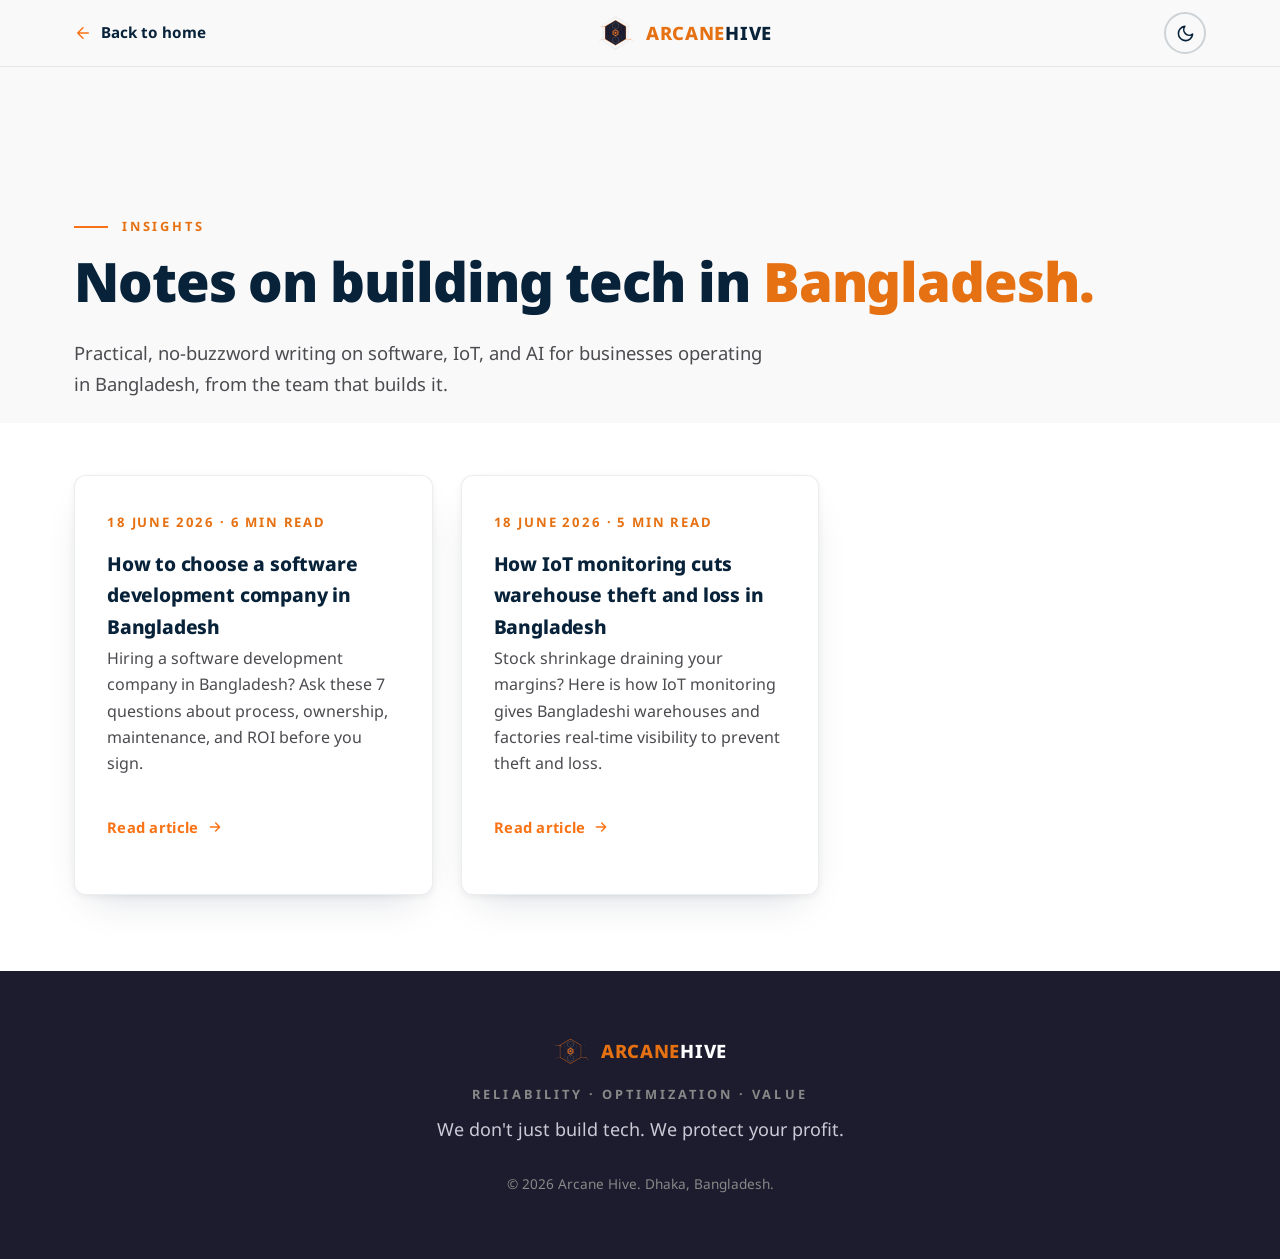
<file: site/blog/index.html>
<!doctype html>
<html lang="en">
<head>
<meta charset="utf-8">
<meta name="viewport" content="width=device-width, initial-scale=1">
<title>Insights: Software, IoT &amp; AI in Bangladesh | Arcane Hive</title>
<meta name="description" content="Practical articles on software development, IoT, and AI for businesses in Bangladesh, from the team at Arcane Hive.">
<link rel="canonical" href="https://arcane-hive.com/blog/">
<meta property="og:type" content="website">
<meta property="og:site_name" content="Arcane Hive">
<meta property="og:title" content="Insights: Software, IoT &amp; AI in Bangladesh | Arcane Hive">
<meta property="og:description" content="Practical articles on software development, IoT, and AI for businesses in Bangladesh.">
<meta property="og:url" content="https://arcane-hive.com/blog/">
<meta property="og:image" content="https://arcane-hive.com/assets/photos/dhaka-skyline.jpg">
<meta name="twitter:card" content="summary_large_image">
<link rel="icon" type="image/svg+xml" href="../assets/logo-mark.svg">
<link rel="preconnect" href="https://fonts.googleapis.com">
<link rel="preconnect" href="https://fonts.gstatic.com" crossorigin>
<link rel="preload" as="style" href="https://fonts.googleapis.com/css2?family=Noto+Sans:wght@400;500;700;800;900&family=Hind+Siliguri:wght@400;500;600&display=swap" onload="this.onload=null;this.rel='stylesheet'">
<noscript><link rel="stylesheet" href="https://fonts.googleapis.com/css2?family=Noto+Sans:wght@400;500;700;800;900&family=Hind+Siliguri:wght@400;500;600&display=swap"></noscript>
<link rel="stylesheet" href="../css/style.css?v=5">
<script>document.documentElement.classList.toggle('dark', localStorage.getItem('ah-theme') === 'dark');</script>
<script type="application/ld+json">
{
  "@context": "https://schema.org",
  "@graph": [
    {
      "@type": "Blog",
      "@id": "https://arcane-hive.com/blog/#blog",
      "name": "Arcane Hive Insights",
      "url": "https://arcane-hive.com/blog/",
      "description": "Practical insight on software, IoT, and AI development for businesses in Bangladesh."
    },
    {
      "@type": "BreadcrumbList",
      "itemListElement": [
        {
          "@type": "ListItem",
          "position": 1,
          "name": "Home",
          "item": "https://arcane-hive.com/"
        },
        {
          "@type": "ListItem",
          "position": 2,
          "name": "Blog",
          "item": "https://arcane-hive.com/blog/"
        }
      ]
    },
    {
      "@type": "ItemList",
      "name": "Articles",
      "numberOfItems": 2,
      "itemListElement": [
        {
          "@type": "ListItem",
          "position": 1,
          "name": "How to choose a software development company in Bangladesh",
          "url": "https://arcane-hive.com/blog/choosing-software-development-company-bangladesh/"
        },
        {
          "@type": "ListItem",
          "position": 2,
          "name": "How IoT monitoring cuts warehouse theft and loss in Bangladesh",
          "url": "https://arcane-hive.com/blog/iot-monitoring-warehouse-theft-bangladesh/"
        }
      ]
    }
  ]
}
</script>
</head>
<body>

<header class="pf-nav">
  <div class="pf-nav-inner">
    <a class="pf-back" href="../index.html">
      <svg viewBox="0 0 24 24" fill="none" stroke="currentColor" stroke-width="2" stroke-linecap="round" stroke-linejoin="round" aria-hidden="true"><path d="M19 12H5M12 19l-7-7 7-7"/></svg>
      Back to home
    </a>
    <a class="brand" href="../index.html" aria-label="Arcane Hive home">
      <img class="brand-mark" src="../assets/logo-mark.svg" alt="" width="34" height="40">
      <span class="brand-word"><em>ARCANE</em>HIVE</span>
    </a>
    <button class="theme-toggle" type="button" aria-label="Switch to dark mode" aria-pressed="false">
      <svg class="icon-moon" viewBox="0 0 24 24" fill="none" stroke="currentColor" stroke-width="2" stroke-linecap="round" stroke-linejoin="round" aria-hidden="true"><path d="M21 12.8A9 9 0 1 1 11.2 3a7 7 0 0 0 9.8 9.8z"/></svg>
      <svg class="icon-sun" viewBox="0 0 24 24" fill="none" stroke="currentColor" stroke-width="2" stroke-linecap="round" stroke-linejoin="round" aria-hidden="true"><circle cx="12" cy="12" r="4"/><path d="M12 2v2M12 20v2M4.93 4.93l1.41 1.41M17.66 17.66l1.41 1.41M2 12h2M20 12h2M4.93 19.07l1.41-1.41M17.66 6.34l1.41-1.41"/></svg>
    </button>
  </div>
</header>

<section class="team-page-hero">
  <div class="container">
    <p class="eyebrow">Insights</p>
    <h1 class="h-display">Notes on building tech in <span class="u-orange">Bangladesh.</span></h1>
    <p class="sec-sub">Practical, no-buzzword writing on software, IoT, and AI for businesses operating in Bangladesh, from the team that builds it.</p>
  </div>
</section>

<section class="team-page-section alt">
  <div class="container">
    <div class="cards-3">
        <a class="svc-card no-photo" href="choosing-software-development-company-bangladesh/" style="text-decoration:none;">
          <p class="svc-tag">18 June 2026 &middot; 6 min read</p>
          <h3>How to choose a software development company in Bangladesh</h3>
          <p>Hiring a software development company in Bangladesh? Ask these 7 questions about process, ownership, maintenance, and ROI before you sign.</p>
          <p style="margin-top:14px;"><span class="team-view">Read article <svg viewBox="0 0 24 24" fill="none" stroke="currentColor" stroke-width="2.2" stroke-linecap="round" stroke-linejoin="round" aria-hidden="true"><path d="M5 12h14M13 6l6 6-6 6"/></svg></span></p>
        </a>
        <a class="svc-card no-photo" href="iot-monitoring-warehouse-theft-bangladesh/" style="text-decoration:none;">
          <p class="svc-tag">18 June 2026 &middot; 5 min read</p>
          <h3>How IoT monitoring cuts warehouse theft and loss in Bangladesh</h3>
          <p>Stock shrinkage draining your margins? Here is how IoT monitoring gives Bangladeshi warehouses and factories real-time visibility to prevent theft and loss.</p>
          <p style="margin-top:14px;"><span class="team-view">Read article <svg viewBox="0 0 24 24" fill="none" stroke="currentColor" stroke-width="2.2" stroke-linecap="round" stroke-linejoin="round" aria-hidden="true"><path d="M5 12h14M13 6l6 6-6 6"/></svg></span></p>
        </a>
    </div>
  </div>
</section>

<footer class="footer">
  <div class="container footer-inner">
    <a class="brand brand-footer" href="../index.html">
      <img class="brand-mark" src="../assets/logo-mark.svg" alt="" width="32" height="37">
      <span class="brand-word"><em>ARCANE</em><span class="w">HIVE</span></span>
    </a>
    <p class="footer-tag">Reliability &middot; Optimization &middot; Value</p>
    <p class="footer-line">We don't just build tech. We protect your profit.</p>
    <p class="footer-copy">&copy; 2026 Arcane Hive. Dhaka, Bangladesh.</p>
  </div>
</footer>

<script>
(function(){
  var t = document.querySelector('.theme-toggle');
  function apply(d){
    document.documentElement.classList.toggle('dark', d);
    t.setAttribute('aria-pressed', String(d));
    t.setAttribute('aria-label', d ? 'Switch to light mode' : 'Switch to dark mode');
  }
  t.addEventListener('click', function(){
    var d = !document.documentElement.classList.contains('dark');
    localStorage.setItem('ah-theme', d ? 'dark' : 'light');
    apply(d);
  });
  apply(document.documentElement.classList.contains('dark'));
})();
</script>
</body>
</html>
</file>
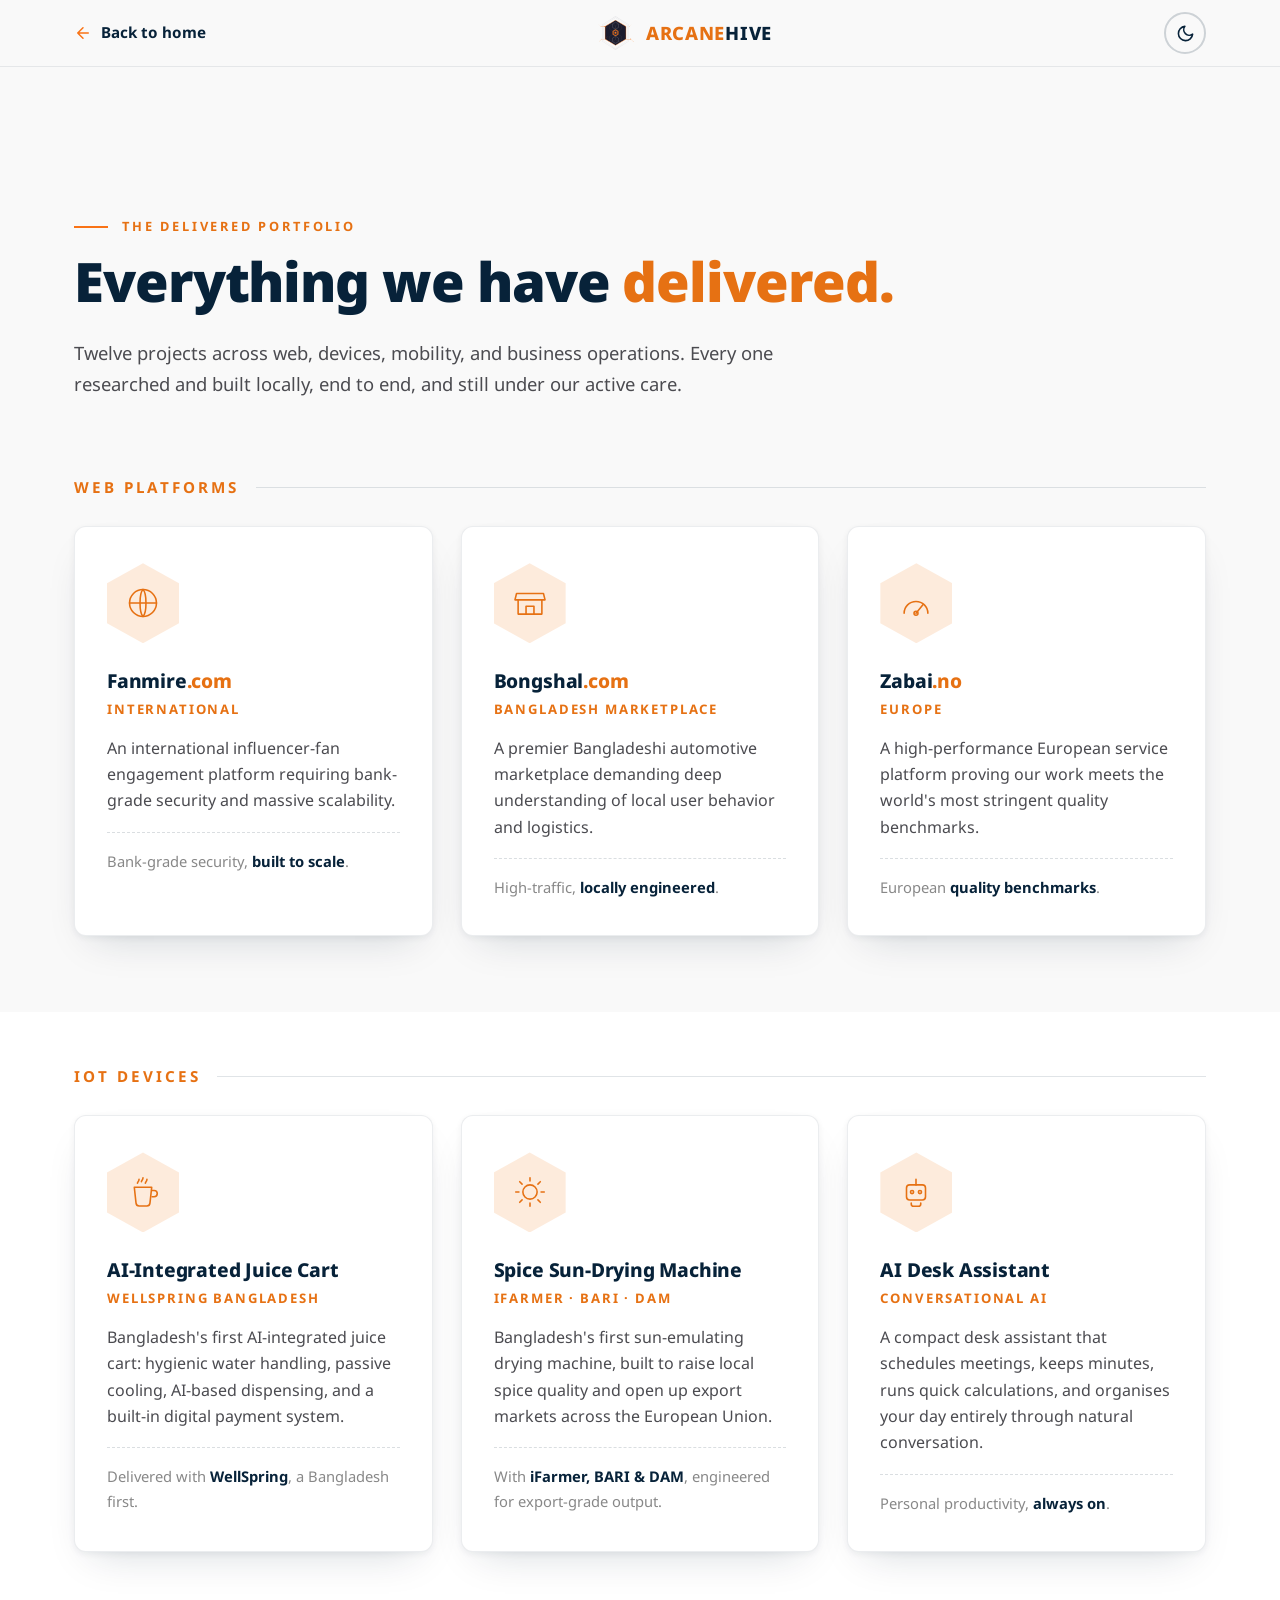
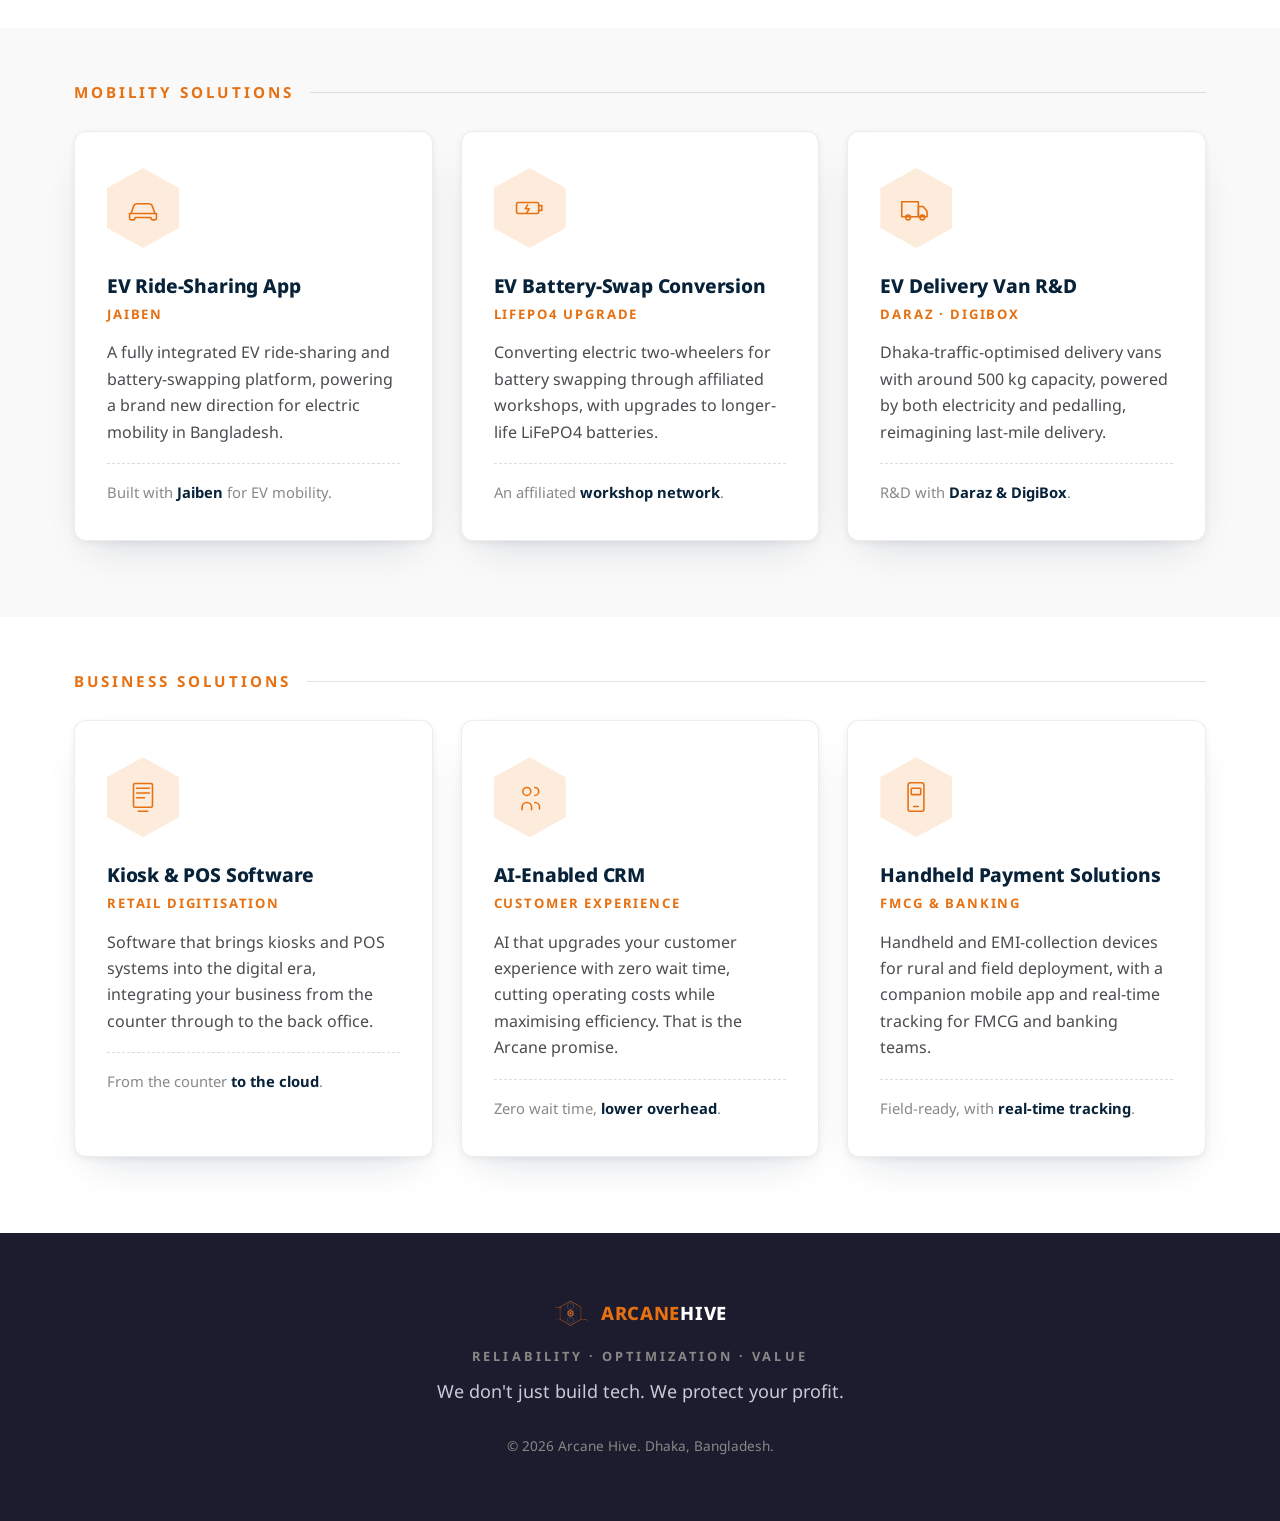
<file: site/projects/index.html>
<!doctype html>
<html lang="en">
<head>
<meta charset="utf-8">
<meta name="viewport" content="width=device-width, initial-scale=1">
<title>Our Work: Software, IoT &amp; AI Projects in Bangladesh | Arcane Hive</title>
<meta name="description" content="The full Arcane Hive delivered portfolio: web platforms, IoT devices, mobility solutions, and business systems, researched and built locally in Bangladesh and beyond.">
<link rel="canonical" href="https://arcane-hive.com/projects/">
<meta property="og:type" content="website">
<meta property="og:site_name" content="Arcane Hive">
<meta property="og:title" content="Our Work: Software, IoT &amp; AI Projects in Bangladesh | Arcane Hive">
<meta property="og:description" content="The full Arcane Hive delivered portfolio: web platforms, IoT devices, mobility solutions, and business systems.">
<meta property="og:url" content="https://arcane-hive.com/projects/">
<meta property="og:image" content="https://arcane-hive.com/assets/photos/dhaka-skyline.jpg">
<meta name="twitter:card" content="summary_large_image">
<link rel="icon" type="image/svg+xml" href="../assets/logo-mark.svg">
<link rel="preconnect" href="https://fonts.googleapis.com">
<link rel="preconnect" href="https://fonts.gstatic.com" crossorigin>
<link rel="preload" as="style" href="https://fonts.googleapis.com/css2?family=Noto+Sans:wght@400;500;700;800;900&family=Hind+Siliguri:wght@400;500;600&display=swap" onload="this.onload=null;this.rel='stylesheet'">
<noscript><link rel="stylesheet" href="https://fonts.googleapis.com/css2?family=Noto+Sans:wght@400;500;700;800;900&family=Hind+Siliguri:wght@400;500;600&display=swap"></noscript>
<link rel="stylesheet" href="../css/style.css?v=5">
<script>document.documentElement.classList.toggle('dark', localStorage.getItem('ah-theme') === 'dark');</script>
<script type="application/ld+json">
{
  "@context": "https://schema.org",
  "@graph": [
    {
      "@type": "BreadcrumbList",
      "itemListElement": [
        {
          "@type": "ListItem",
          "position": 1,
          "name": "Home",
          "item": "https://arcane-hive.com/"
        },
        {
          "@type": "ListItem",
          "position": 2,
          "name": "Projects",
          "item": "https://arcane-hive.com/projects/"
        }
      ]
    },
    {
      "@type": "ItemList",
      "name": "Arcane Hive delivered projects",
      "description": "Software, IoT, mobility, and business projects delivered by Arcane Hive in Bangladesh and internationally.",
      "numberOfItems": 12,
      "itemListElement": [
        {
          "@type": "ListItem",
          "position": 1,
          "name": "Fanmire.com"
        },
        {
          "@type": "ListItem",
          "position": 2,
          "name": "Bongshal.com"
        },
        {
          "@type": "ListItem",
          "position": 3,
          "name": "Zabai.no"
        },
        {
          "@type": "ListItem",
          "position": 4,
          "name": "AI-Integrated Juice Cart"
        },
        {
          "@type": "ListItem",
          "position": 5,
          "name": "Spice Sun-Drying Machine"
        },
        {
          "@type": "ListItem",
          "position": 6,
          "name": "AI Desk Assistant"
        },
        {
          "@type": "ListItem",
          "position": 7,
          "name": "EV Ride-Sharing App"
        },
        {
          "@type": "ListItem",
          "position": 8,
          "name": "EV Battery-Swap Conversion"
        },
        {
          "@type": "ListItem",
          "position": 9,
          "name": "EV Delivery Van R&D"
        },
        {
          "@type": "ListItem",
          "position": 10,
          "name": "Kiosk & POS Software"
        },
        {
          "@type": "ListItem",
          "position": 11,
          "name": "AI-Enabled CRM"
        },
        {
          "@type": "ListItem",
          "position": 12,
          "name": "Handheld Payment Solutions"
        }
      ]
    }
  ]
}
</script>
</head>
<body>

<header class="pf-nav">
  <div class="pf-nav-inner">
    <a class="pf-back" href="../index.html">
      <svg viewBox="0 0 24 24" fill="none" stroke="currentColor" stroke-width="2" stroke-linecap="round" stroke-linejoin="round" aria-hidden="true"><path d="M19 12H5M12 19l-7-7 7-7"/></svg>
      Back to home
    </a>
    <a class="brand" href="../index.html" aria-label="Arcane Hive home">
      <img class="brand-mark" src="../assets/logo-mark.svg" alt="" width="34" height="40">
      <span class="brand-word"><em>ARCANE</em>HIVE</span>
    </a>
    <button class="theme-toggle" type="button" aria-label="Switch to dark mode" aria-pressed="false">
      <svg class="icon-moon" viewBox="0 0 24 24" fill="none" stroke="currentColor" stroke-width="2" stroke-linecap="round" stroke-linejoin="round" aria-hidden="true"><path d="M21 12.8A9 9 0 1 1 11.2 3a7 7 0 0 0 9.8 9.8z"/></svg>
      <svg class="icon-sun" viewBox="0 0 24 24" fill="none" stroke="currentColor" stroke-width="2" stroke-linecap="round" stroke-linejoin="round" aria-hidden="true"><circle cx="12" cy="12" r="4"/><path d="M12 2v2M12 20v2M4.93 4.93l1.41 1.41M17.66 17.66l1.41 1.41M2 12h2M20 12h2M4.93 19.07l1.41-1.41M17.66 6.34l1.41-1.41"/></svg>
    </button>
  </div>
</header>

<section class="team-page-hero">
  <div class="container">
    <p class="eyebrow">The Delivered Portfolio</p>
    <h1 class="h-display">Everything we have <span class="u-orange">delivered.</span></h1>
    <p class="sec-sub">Twelve projects across web, devices, mobility, and business operations. Every one researched and built locally, end to end, and still under our active care.</p>
  </div>
</section>

<section class="team-page-section">
  <div class="container">
    <h2 class="team-group-title">Web Platforms</h2>
    <div class="cards-3">
        <article class="svc-card no-photo" tabindex="0">
          <div class="svc-icon" aria-hidden="true">
            <svg viewBox="0 0 48 48" fill="none" stroke="currentColor" stroke-width="2" stroke-linecap="round" stroke-linejoin="round">
              <circle cx="24" cy="24" r="17"/><path d="M7 24h34"/><path d="M24 7c5 4.6 5 29.4 0 34M24 7c-5 4.6-5 29.4 0 34"/>
            </svg>
          </div>
          <h3>Fanmire<span class="u-orange">.com</span></h3>
          <p class="svc-tag">International</p>
          <p>An international influencer-fan engagement platform requiring bank-grade security and massive scalability.</p>
          <p class="svc-proof">Bank-grade security, <strong>built to scale</strong>.</p>
        </article>
        <article class="svc-card no-photo" tabindex="0">
          <div class="svc-icon" aria-hidden="true">
            <svg viewBox="0 0 48 48" fill="none" stroke="currentColor" stroke-width="2" stroke-linecap="round" stroke-linejoin="round">
              <path d="M9 20v18h30V20"/><path d="M7 12h34l2 8H5z"/><path d="M19 38V28h10v10"/>
            </svg>
          </div>
          <h3>Bongshal<span class="u-orange">.com</span></h3>
          <p class="svc-tag">Bangladesh marketplace</p>
          <p>A premier Bangladeshi automotive marketplace demanding deep understanding of local user behavior and logistics.</p>
          <p class="svc-proof">High-traffic, <strong>locally engineered</strong>.</p>
        </article>
        <article class="svc-card no-photo" tabindex="0">
          <div class="svc-icon" aria-hidden="true">
            <svg viewBox="0 0 48 48" fill="none" stroke="currentColor" stroke-width="2" stroke-linecap="round" stroke-linejoin="round">
              <path d="M9 37a15 15 0 1 1 30 0"/><path d="M24 37l9-11"/><circle cx="24" cy="37" r="2.5"/>
            </svg>
          </div>
          <h3>Zabai<span class="u-orange">.no</span></h3>
          <p class="svc-tag">Europe</p>
          <p>A high-performance European service platform proving our work meets the world's most stringent quality benchmarks.</p>
          <p class="svc-proof">European <strong>quality benchmarks</strong>.</p>
        </article>
    </div>
  </div>
</section>

<section class="team-page-section alt">
  <div class="container">
    <h2 class="team-group-title">IoT Devices</h2>
    <div class="cards-3">
        <article class="svc-card no-photo" tabindex="0">
          <div class="svc-icon" aria-hidden="true">
            <svg viewBox="0 0 48 48" fill="none" stroke="currentColor" stroke-width="2" stroke-linecap="round" stroke-linejoin="round">
              <path d="M13 18h22l-2.2 20a4 4 0 0 1-4 3.6H19.2a4 4 0 0 1-4-3.6z"/><path d="M35 22h3a4 4 0 0 1 0 8h-2.5"/><path d="M19 8c0 3-2 3-2 5M24 6c0 3-2 3-2 5M29 8c0 3-2 3-2 5"/>
            </svg>
          </div>
          <h3>AI-Integrated Juice Cart</h3>
          <p class="svc-tag">WellSpring Bangladesh</p>
          <p>Bangladesh's first AI-integrated juice cart: hygienic water handling, passive cooling, AI-based dispensing, and a built-in digital payment system.</p>
          <p class="svc-proof">Delivered with <strong>WellSpring</strong>, a Bangladesh first.</p>
        </article>
        <article class="svc-card no-photo" tabindex="0">
          <div class="svc-icon" aria-hidden="true">
            <svg viewBox="0 0 48 48" fill="none" stroke="currentColor" stroke-width="2" stroke-linecap="round" stroke-linejoin="round">
              <circle cx="24" cy="24" r="9"/><path d="M24 6v4M24 38v4M6 24h4M38 24h4M11 11l3 3M34 34l3 3M37 11l-3 3M14 34l-3 3"/>
            </svg>
          </div>
          <h3>Spice Sun-Drying Machine</h3>
          <p class="svc-tag">iFarmer &middot; BARI &middot; DAM</p>
          <p>Bangladesh's first sun-emulating drying machine, built to raise local spice quality and open up export markets across the European Union.</p>
          <p class="svc-proof">With <strong>iFarmer, BARI &amp; DAM</strong>, engineered for export-grade output.</p>
        </article>
        <article class="svc-card no-photo" tabindex="0">
          <div class="svc-icon" aria-hidden="true">
            <svg viewBox="0 0 48 48" fill="none" stroke="currentColor" stroke-width="2" stroke-linecap="round" stroke-linejoin="round">
              <rect x="12" y="15" width="24" height="19" rx="4"/><circle cx="19" cy="24" r="2"/><circle cx="29" cy="24" r="2"/><path d="M24 8v7M18 38v1a3 3 0 0 0 3 3h6a3 3 0 0 0 3-3v-1"/>
            </svg>
          </div>
          <h3>AI Desk Assistant</h3>
          <p class="svc-tag">Conversational AI</p>
          <p>A compact desk assistant that schedules meetings, keeps minutes, runs quick calculations, and organises your day entirely through natural conversation.</p>
          <p class="svc-proof">Personal productivity, <strong>always on</strong>.</p>
        </article>
    </div>
  </div>
</section>

<section class="team-page-section">
  <div class="container">
    <h2 class="team-group-title">Mobility Solutions</h2>
    <div class="cards-3">
        <article class="svc-card no-photo" tabindex="0">
          <div class="svc-icon" aria-hidden="true">
            <svg viewBox="0 0 48 48" fill="none" stroke="currentColor" stroke-width="2" stroke-linecap="round" stroke-linejoin="round">
              <path d="M9 31l3-9a5 5 0 0 1 4.7-3.3h14.6A5 5 0 0 1 36 22l3 9"/><path d="M7 31h34v6a2 2 0 0 1-2 2h-3a2 2 0 0 1-2-2v-1H14v1a2 2 0 0 1-2 2H9a2 2 0 0 1-2-2z"/>
            </svg>
          </div>
          <h3>EV Ride-Sharing App</h3>
          <p class="svc-tag">Jaiben</p>
          <p>A fully integrated EV ride-sharing and battery-swapping platform, powering a brand new direction for electric mobility in Bangladesh.</p>
          <p class="svc-proof">Built with <strong>Jaiben</strong> for EV mobility.</p>
        </article>
        <article class="svc-card no-photo" tabindex="0">
          <div class="svc-icon" aria-hidden="true">
            <svg viewBox="0 0 48 48" fill="none" stroke="currentColor" stroke-width="2" stroke-linecap="round" stroke-linejoin="round">
              <rect x="7" y="17" width="28" height="14" rx="2"/><path d="M35 21h4v6h-4"/><path d="M21 20l-3 5h5l-3 5"/>
            </svg>
          </div>
          <h3>EV Battery-Swap Conversion</h3>
          <p class="svc-tag">LiFePO4 upgrade</p>
          <p>Converting electric two-wheelers for battery swapping through affiliated workshops, with upgrades to longer-life LiFePO4 batteries.</p>
          <p class="svc-proof">An affiliated <strong>workshop network</strong>.</p>
        </article>
        <article class="svc-card no-photo" tabindex="0">
          <div class="svc-icon" aria-hidden="true">
            <svg viewBox="0 0 48 48" fill="none" stroke="currentColor" stroke-width="2" stroke-linecap="round" stroke-linejoin="round">
              <path d="M6 16h21v19H6z"/><path d="M27 22h6l5 6v7H27z"/><circle cx="14" cy="36" r="3"/><circle cx="32" cy="36" r="3"/>
            </svg>
          </div>
          <h3>EV Delivery Van R&amp;D</h3>
          <p class="svc-tag">Daraz &middot; DigiBox</p>
          <p>Dhaka-traffic-optimised delivery vans with around 500&nbsp;kg capacity, powered by both electricity and pedalling, reimagining last-mile delivery.</p>
          <p class="svc-proof">R&amp;D with <strong>Daraz &amp; DigiBox</strong>.</p>
        </article>
    </div>
  </div>
</section>

<section class="team-page-section alt">
  <div class="container">
    <h2 class="team-group-title">Business Solutions</h2>
    <div class="cards-3">
        <article class="svc-card no-photo" tabindex="0">
          <div class="svc-icon" aria-hidden="true">
            <svg viewBox="0 0 48 48" fill="none" stroke="currentColor" stroke-width="2" stroke-linecap="round" stroke-linejoin="round">
              <rect x="12" y="7" width="24" height="30" rx="2"/><path d="M16 13h16M16 19h16M16 25h10"/><path d="M18 42h12"/>
            </svg>
          </div>
          <h3>Kiosk &amp; POS Software</h3>
          <p class="svc-tag">Retail digitisation</p>
          <p>Software that brings kiosks and POS systems into the digital era, integrating your business from the counter through to the back office.</p>
          <p class="svc-proof">From the counter <strong>to the cloud</strong>.</p>
        </article>
        <article class="svc-card no-photo" tabindex="0">
          <div class="svc-icon" aria-hidden="true">
            <svg viewBox="0 0 48 48" fill="none" stroke="currentColor" stroke-width="2" stroke-linecap="round" stroke-linejoin="round">
              <path d="M14 40v-3a6 6 0 0 1 6-6h0a6 6 0 0 1 6 6v3"/><circle cx="20" cy="17" r="5"/><path d="M30 31a6 6 0 0 1 6 6v2"/><path d="M30 12a5 5 0 0 1 0 10"/>
            </svg>
          </div>
          <h3>AI-Enabled CRM</h3>
          <p class="svc-tag">Customer experience</p>
          <p>AI that upgrades your customer experience with zero wait time, cutting operating costs while maximising efficiency. That is the Arcane promise.</p>
          <p class="svc-proof">Zero wait time, <strong>lower overhead</strong>.</p>
        </article>
        <article class="svc-card no-photo" tabindex="0">
          <div class="svc-icon" aria-hidden="true">
            <svg viewBox="0 0 48 48" fill="none" stroke="currentColor" stroke-width="2" stroke-linecap="round" stroke-linejoin="round">
              <rect x="14" y="6" width="20" height="36" rx="3"/><rect x="18" y="13" width="12" height="8" rx="1"/><path d="M21 36h6"/>
            </svg>
          </div>
          <h3>Handheld Payment Solutions</h3>
          <p class="svc-tag">FMCG &amp; banking</p>
          <p>Handheld and EMI-collection devices for rural and field deployment, with a companion mobile app and real-time tracking for FMCG and banking teams.</p>
          <p class="svc-proof">Field-ready, with <strong>real-time tracking</strong>.</p>
        </article>
    </div>
  </div>
</section>

<footer class="footer">
  <div class="container footer-inner">
    <a class="brand brand-footer" href="../index.html">
      <img class="brand-mark" src="../assets/logo-mark.svg" alt="" width="32" height="37">
      <span class="brand-word"><em>ARCANE</em><span class="w">HIVE</span></span>
    </a>
    <p class="footer-tag">Reliability &middot; Optimization &middot; Value</p>
    <p class="footer-line">We don't just build tech. We protect your profit.</p>
    <p class="footer-copy">&copy; 2026 Arcane Hive. Dhaka, Bangladesh.</p>
  </div>
</footer>

<script>
(function(){
  var t = document.querySelector('.theme-toggle');
  function apply(d){
    document.documentElement.classList.toggle('dark', d);
    t.setAttribute('aria-pressed', String(d));
    t.setAttribute('aria-label', d ? 'Switch to light mode' : 'Switch to dark mode');
  }
  t.addEventListener('click', function(){
    var d = !document.documentElement.classList.contains('dark');
    localStorage.setItem('ah-theme', d ? 'dark' : 'light');
    apply(d);
  });
  apply(document.documentElement.classList.contains('dark'));
})();
</script>
</body>
</html>
</file>
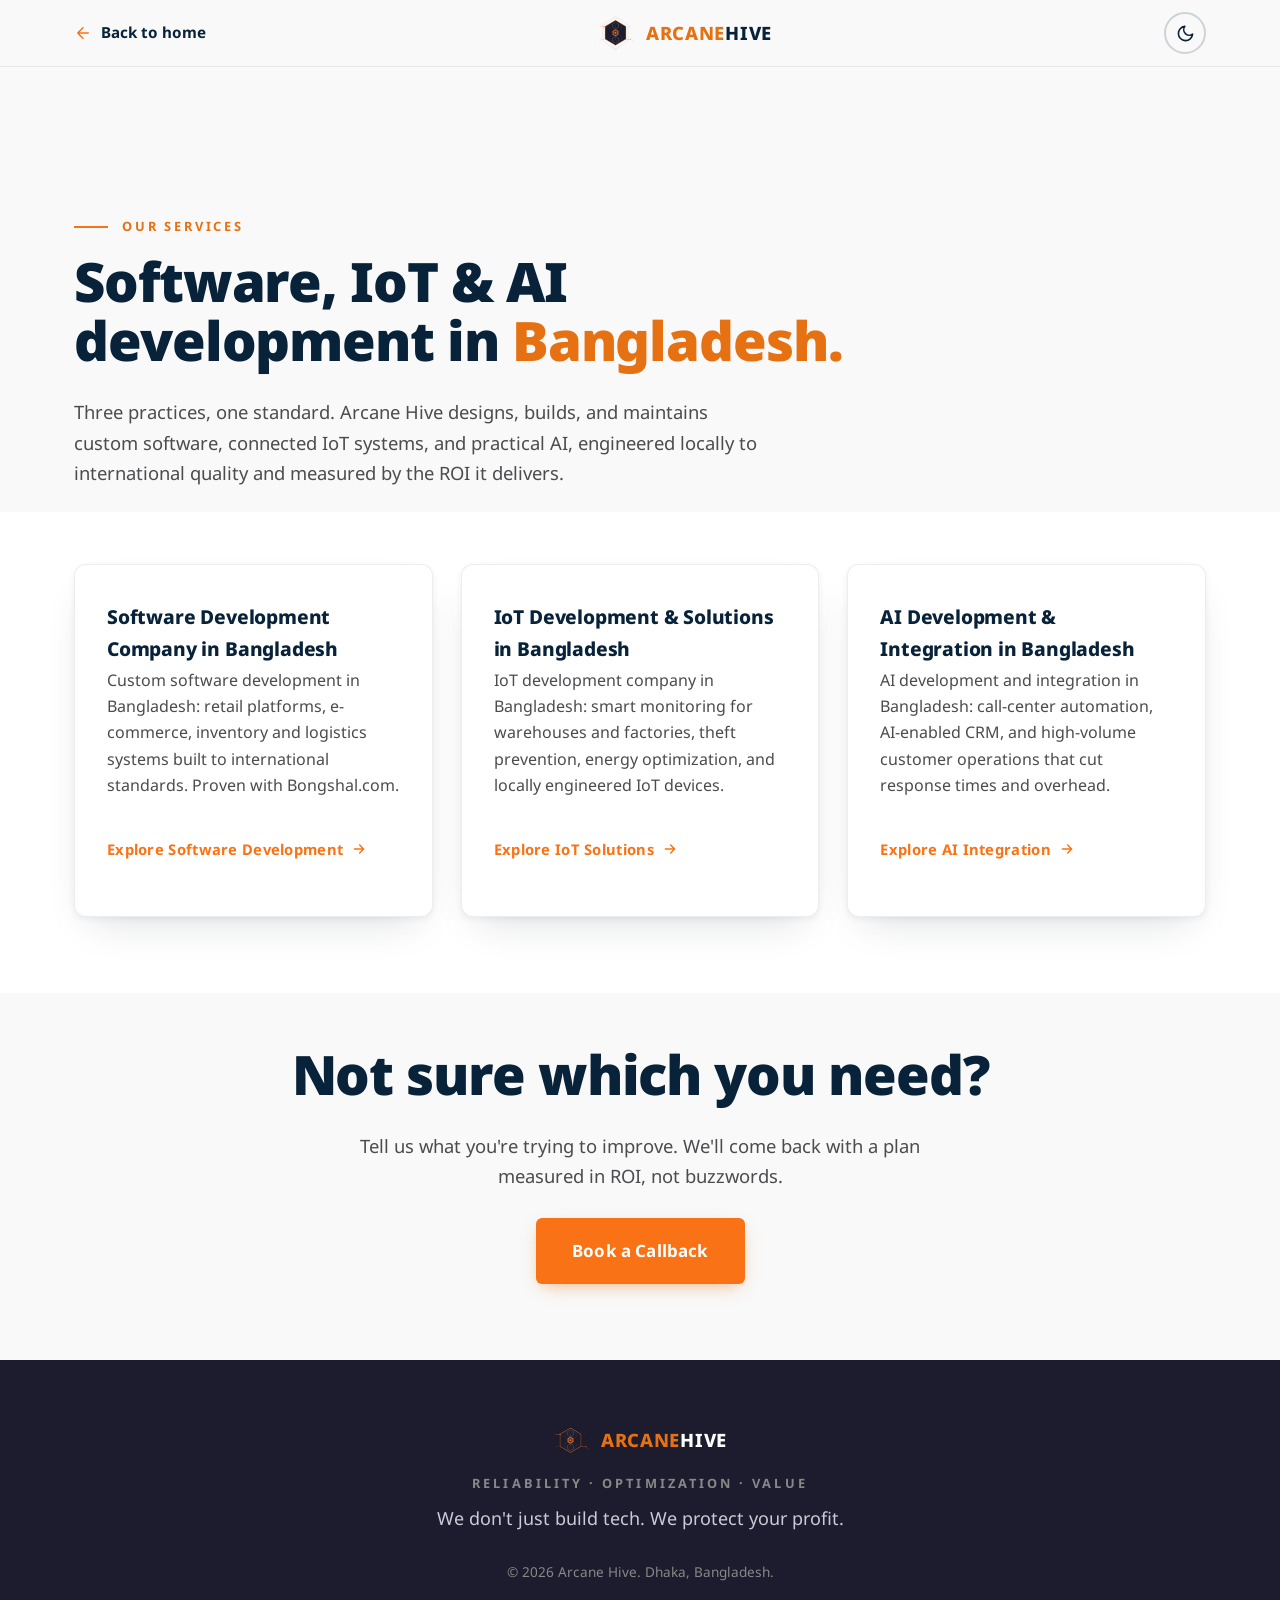
<file: site/services/index.html>
<!doctype html>
<html lang="en">
<head>
<meta charset="utf-8">
<meta name="viewport" content="width=device-width, initial-scale=1">
<title>Software, IoT &amp; AI Development Services in Bangladesh | Arcane Hive</title>
<meta name="description" content="Arcane Hive's services: custom software development, IoT solutions and smart monitoring, and AI development &amp; integration, engineered locally in Bangladesh to international standards.">
<link rel="canonical" href="https://arcane-hive.com/services/">
<meta property="og:type" content="website">
<meta property="og:site_name" content="Arcane Hive">
<meta property="og:title" content="Software, IoT &amp; AI Development Services in Bangladesh | Arcane Hive">
<meta property="og:description" content="Arcane Hive's services: custom software development, IoT solutions and smart monitoring, and AI development &amp; integration, engineered locally in Bangladesh to international standards.">
<meta property="og:url" content="https://arcane-hive.com/services/">
<meta property="og:image" content="https://arcane-hive.com/assets/photos/dhaka-skyline.jpg">
<meta name="twitter:card" content="summary_large_image">
<link rel="icon" type="image/svg+xml" href="../assets/logo-mark.svg">
<link rel="preconnect" href="https://fonts.googleapis.com">
<link rel="preconnect" href="https://fonts.gstatic.com" crossorigin>
<link rel="preload" as="style" href="https://fonts.googleapis.com/css2?family=Noto+Sans:wght@400;500;700;800;900&family=Hind+Siliguri:wght@400;500;600&display=swap" onload="this.onload=null;this.rel='stylesheet'">
<noscript><link rel="stylesheet" href="https://fonts.googleapis.com/css2?family=Noto+Sans:wght@400;500;700;800;900&family=Hind+Siliguri:wght@400;500;600&display=swap"></noscript>
<link rel="stylesheet" href="../css/style.css?v=4">
<script>document.documentElement.classList.toggle('dark', localStorage.getItem('ah-theme') === 'dark');</script>
<script type="application/ld+json">
{
  "@context": "https://schema.org",
  "@graph": [
    {
      "@type": "BreadcrumbList",
      "itemListElement": [
        {
          "@type": "ListItem",
          "position": 1,
          "name": "Home",
          "item": "https://arcane-hive.com/"
        },
        {
          "@type": "ListItem",
          "position": 2,
          "name": "Services",
          "item": "https://arcane-hive.com/services/"
        }
      ]
    },
    {
      "@type": "ItemList",
      "name": "Arcane Hive services",
      "numberOfItems": 3,
      "itemListElement": [
        {
          "@type": "ListItem",
          "position": 1,
          "name": "Software Development",
          "item": "https://arcane-hive.com/services/software-development/"
        },
        {
          "@type": "ListItem",
          "position": 2,
          "name": "IoT Solutions",
          "item": "https://arcane-hive.com/services/iot-solutions/"
        },
        {
          "@type": "ListItem",
          "position": 3,
          "name": "AI Integration",
          "item": "https://arcane-hive.com/services/ai-integration/"
        }
      ]
    }
  ]
}
</script>
</head>
<body>

<header class="pf-nav">
  <div class="pf-nav-inner">
    <a class="pf-back" href="../index.html">
      <svg viewBox="0 0 24 24" fill="none" stroke="currentColor" stroke-width="2" stroke-linecap="round" stroke-linejoin="round" aria-hidden="true"><path d="M19 12H5M12 19l-7-7 7-7"/></svg>
      Back to home
    </a>
    <a class="brand" href="../index.html" aria-label="Arcane Hive home">
      <img class="brand-mark" src="../assets/logo-mark.svg" alt="" width="34" height="40">
      <span class="brand-word"><em>ARCANE</em>HIVE</span>
    </a>
    <button class="theme-toggle" type="button" aria-label="Switch to dark mode" aria-pressed="false">
      <svg class="icon-moon" viewBox="0 0 24 24" fill="none" stroke="currentColor" stroke-width="2" stroke-linecap="round" stroke-linejoin="round" aria-hidden="true"><path d="M21 12.8A9 9 0 1 1 11.2 3a7 7 0 0 0 9.8 9.8z"/></svg>
      <svg class="icon-sun" viewBox="0 0 24 24" fill="none" stroke="currentColor" stroke-width="2" stroke-linecap="round" stroke-linejoin="round" aria-hidden="true"><circle cx="12" cy="12" r="4"/><path d="M12 2v2M12 20v2M4.93 4.93l1.41 1.41M17.66 17.66l1.41 1.41M2 12h2M20 12h2M4.93 19.07l1.41-1.41M17.66 6.34l1.41-1.41"/></svg>
    </button>
  </div>
</header>

<section class="team-page-hero">
  <div class="container">
    <p class="eyebrow">Our Services</p>
    <h1 class="h-display">Software, IoT &amp; AI development in <span class="u-orange">Bangladesh.</span></h1>
    <p class="sec-sub">Three practices, one standard. Arcane Hive designs, builds, and maintains custom software, connected IoT systems, and practical AI, engineered locally to international quality and measured by the ROI it delivers.</p>
  </div>
</section>

<section class="team-page-section alt">
  <div class="container">
    <div class="cards-3">
        <a class="svc-card no-photo" href="software-development/" style="text-decoration:none;">
          <h3>Software Development Company in Bangladesh</h3>
          <p>Custom software development in Bangladesh: retail platforms, e-commerce, inventory and logistics systems built to international standards. Proven with Bongshal.com.</p>
          <p style="margin-top:14px;"><span class="team-view">Explore Software Development <svg viewBox="0 0 24 24" fill="none" stroke="currentColor" stroke-width="2.2" stroke-linecap="round" stroke-linejoin="round" aria-hidden="true"><path d="M5 12h14M13 6l6 6-6 6"/></svg></span></p>
        </a>
        <a class="svc-card no-photo" href="iot-solutions/" style="text-decoration:none;">
          <h3>IoT Development & Solutions in Bangladesh</h3>
          <p>IoT development company in Bangladesh: smart monitoring for warehouses and factories, theft prevention, energy optimization, and locally engineered IoT devices.</p>
          <p style="margin-top:14px;"><span class="team-view">Explore IoT Solutions <svg viewBox="0 0 24 24" fill="none" stroke="currentColor" stroke-width="2.2" stroke-linecap="round" stroke-linejoin="round" aria-hidden="true"><path d="M5 12h14M13 6l6 6-6 6"/></svg></span></p>
        </a>
        <a class="svc-card no-photo" href="ai-integration/" style="text-decoration:none;">
          <h3>AI Development & Integration in Bangladesh</h3>
          <p>AI development and integration in Bangladesh: call-center automation, AI-enabled CRM, and high-volume customer operations that cut response times and overhead.</p>
          <p style="margin-top:14px;"><span class="team-view">Explore AI Integration <svg viewBox="0 0 24 24" fill="none" stroke="currentColor" stroke-width="2.2" stroke-linecap="round" stroke-linejoin="round" aria-hidden="true"><path d="M5 12h14M13 6l6 6-6 6"/></svg></span></p>
        </a>
    </div>
  </div>
</section>

<section class="team-page-section">
  <div class="container" style="text-align:center;">
    <h2 class="h-display">Not sure which you need?</h2>
    <p class="sec-sub" style="margin:0 auto 26px;max-width:620px;">Tell us what you're trying to improve. We'll come back with a plan measured in ROI, not buzzwords.</p>
    <a class="btn btn-primary btn-lg" href="../index.html#contact">Book a Callback</a>
  </div>
</section>

<footer class="footer">
  <div class="container footer-inner">
    <a class="brand brand-footer" href="../index.html">
      <img class="brand-mark" src="../assets/logo-mark.svg" alt="" width="32" height="37">
      <span class="brand-word"><em>ARCANE</em><span class="w">HIVE</span></span>
    </a>
    <p class="footer-tag">Reliability &middot; Optimization &middot; Value</p>
    <p class="footer-line">We don't just build tech. We protect your profit.</p>
    <p class="footer-copy">&copy; 2026 Arcane Hive. Dhaka, Bangladesh.</p>
  </div>
</footer>

<script>
(function(){
  var t = document.querySelector('.theme-toggle');
  function apply(d){
    document.documentElement.classList.toggle('dark', d);
    t.setAttribute('aria-pressed', String(d));
    t.setAttribute('aria-label', d ? 'Switch to light mode' : 'Switch to dark mode');
  }
  t.addEventListener('click', function(){
    var d = !document.documentElement.classList.contains('dark');
    localStorage.setItem('ah-theme', d ? 'dark' : 'light');
    apply(d);
  });
  apply(document.documentElement.classList.contains('dark'));
})();
</script>
</body>
</html>
</file>
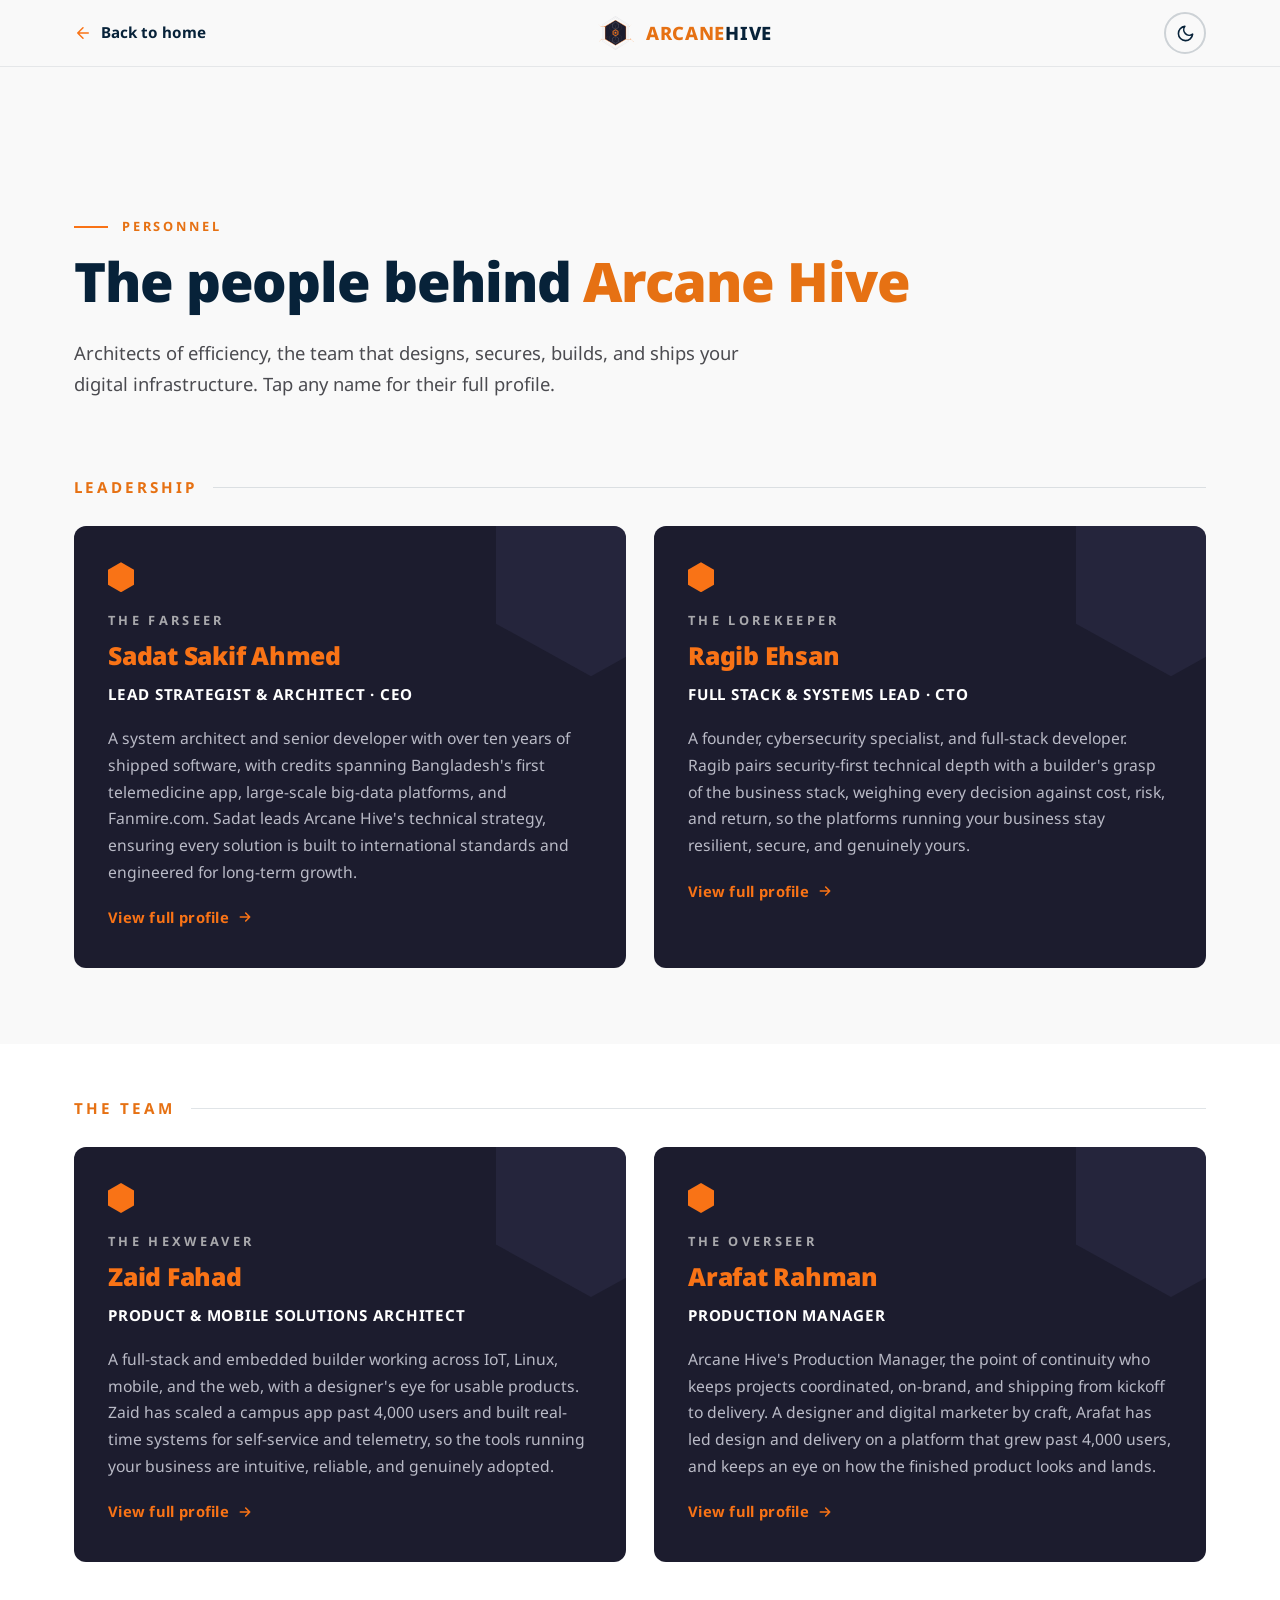
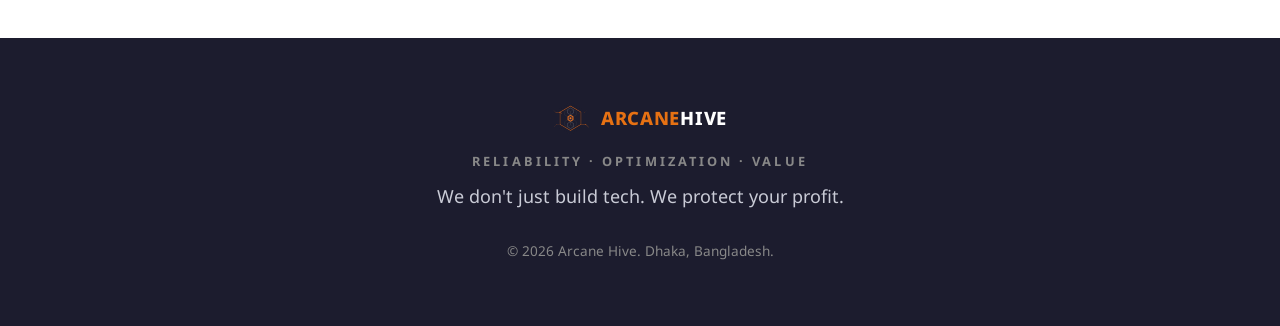
<file: site/team/index.html>
<!doctype html>
<html lang="en">
<head>
<meta charset="utf-8">
<meta name="viewport" content="width=device-width, initial-scale=1">
<title>The Team | Arcane Hive</title>
<meta name="description" content="Meet the team behind Arcane Hive, the people who design, secure, build, and ship your digital infrastructure.">
<link rel="canonical" href="https://arcane-hive.com/team/">
<meta property="og:type" content="website">
<meta property="og:site_name" content="Arcane Hive">
<meta property="og:title" content="The Team | Arcane Hive">
<meta property="og:description" content="Meet the team behind Arcane Hive, the people who design, secure, build, and ship your digital infrastructure.">
<meta property="og:url" content="https://arcane-hive.com/team/">
<meta property="og:image" content="https://arcane-hive.com/assets/photos/dhaka-skyline.jpg">
<meta name="twitter:card" content="summary_large_image">
<link rel="icon" type="image/svg+xml" href="../assets/logo-mark.svg">
<link rel="preconnect" href="https://fonts.googleapis.com">
<link rel="preconnect" href="https://fonts.gstatic.com" crossorigin>
<link rel="preload" as="style" href="https://fonts.googleapis.com/css2?family=Noto+Sans:wght@400;500;700;800;900&family=Hind+Siliguri:wght@400;500;600&display=swap" onload="this.onload=null;this.rel='stylesheet'">
<noscript><link rel="stylesheet" href="https://fonts.googleapis.com/css2?family=Noto+Sans:wght@400;500;700;800;900&family=Hind+Siliguri:wght@400;500;600&display=swap"></noscript>
<link rel="stylesheet" href="../css/style.css?v=5">
<script>document.documentElement.classList.toggle('dark', localStorage.getItem('ah-theme') === 'dark');</script>
<script type="application/ld+json">
{
  "@context": "https://schema.org",
  "@type": "BreadcrumbList",
  "itemListElement": [
    {"@type": "ListItem", "position": 1, "name": "Home", "item": "https://arcane-hive.com/"},
    {"@type": "ListItem", "position": 2, "name": "Team", "item": "https://arcane-hive.com/team/"}
  ]
}
</script>
</head>
<body>

<header class="pf-nav">
  <div class="pf-nav-inner">
    <a class="pf-back" href="../index.html">
      <svg viewBox="0 0 24 24" fill="none" stroke="currentColor" stroke-width="2" stroke-linecap="round" stroke-linejoin="round" aria-hidden="true"><path d="M19 12H5M12 19l-7-7 7-7"/></svg>
      Back to home
    </a>
    <a class="brand" href="../index.html" aria-label="Arcane Hive home">
      <img class="brand-mark" src="../assets/logo-mark.svg" alt="" width="34" height="40">
      <span class="brand-word"><em>ARCANE</em>HIVE</span>
    </a>
    <button class="theme-toggle" type="button" aria-label="Switch to dark mode" aria-pressed="false">
      <svg class="icon-moon" viewBox="0 0 24 24" fill="none" stroke="currentColor" stroke-width="2" stroke-linecap="round" stroke-linejoin="round" aria-hidden="true"><path d="M21 12.8A9 9 0 1 1 11.2 3a7 7 0 0 0 9.8 9.8z"/></svg>
      <svg class="icon-sun" viewBox="0 0 24 24" fill="none" stroke="currentColor" stroke-width="2" stroke-linecap="round" stroke-linejoin="round" aria-hidden="true"><circle cx="12" cy="12" r="4"/><path d="M12 2v2M12 20v2M4.93 4.93l1.41 1.41M17.66 17.66l1.41 1.41M2 12h2M20 12h2M4.93 19.07l1.41-1.41M17.66 6.34l1.41-1.41"/></svg>
    </button>
  </div>
</header>

<section class="team-page-hero">
  <div class="container">
    <p class="eyebrow">Personnel</p>
    <h1 class="h-display">The people behind <span class="u-orange">Arcane Hive</span></h1>
    <p class="sec-sub">Architects of efficiency, the team that designs, secures, builds, and ships your digital infrastructure. Tap any name for their full profile.</p>
  </div>
</section>

<section class="team-page-section">
  <div class="container">
    <h2 class="team-group-title">Leadership</h2>
    <div class="team-grid">
      <a class="team-card" href="sadat/">
        <div class="team-top">
          <span class="team-hex" aria-hidden="true"></span>
          <p class="team-arcane">The Farseer</p>
          <h3>Sadat Sakif Ahmed</h3>
          <p class="team-role">Lead Strategist &amp; Architect &middot; CEO</p>
        </div>
        <p class="team-bio">A system architect and senior developer with over ten years of shipped software, with credits spanning Bangladesh's first telemedicine app, large-scale big-data platforms, and Fanmire.com. Sadat leads Arcane Hive's technical strategy, ensuring every solution is built to international standards and engineered for long-term growth.</p>
        <span class="team-view">View full profile <svg viewBox="0 0 24 24" fill="none" stroke="currentColor" stroke-width="2.4" stroke-linecap="round" stroke-linejoin="round" aria-hidden="true"><path d="M5 12h14M13 6l6 6-6 6"/></svg></span>
      </a>
      <a class="team-card" href="ragib/">
        <div class="team-top">
          <span class="team-hex" aria-hidden="true"></span>
          <p class="team-arcane">The Lorekeeper</p>
          <h3>Ragib Ehsan</h3>
          <p class="team-role">Full Stack &amp; Systems Lead &middot; CTO</p>
        </div>
        <p class="team-bio">A founder, cybersecurity specialist, and full-stack developer. Ragib pairs security-first technical depth with a builder's grasp of the business stack, weighing every decision against cost, risk, and return, so the platforms running your business stay resilient, secure, and genuinely yours.</p>
        <span class="team-view">View full profile <svg viewBox="0 0 24 24" fill="none" stroke="currentColor" stroke-width="2.4" stroke-linecap="round" stroke-linejoin="round" aria-hidden="true"><path d="M5 12h14M13 6l6 6-6 6"/></svg></span>
      </a>
    </div>
  </div>
</section>

<section class="team-page-section alt">
  <div class="container">
    <h2 class="team-group-title">The Team</h2>
    <div class="team-grid">
      <a class="team-card" href="zaid/">
        <div class="team-top">
          <span class="team-hex" aria-hidden="true"></span>
          <p class="team-arcane">The Hexweaver</p>
          <h3>Zaid Fahad</h3>
          <p class="team-role">Product &amp; Mobile Solutions Architect</p>
        </div>
        <p class="team-bio">A full-stack and embedded builder working across IoT, Linux, mobile, and the web, with a designer's eye for usable products. Zaid has scaled a campus app past 4,000 users and built real-time systems for self-service and telemetry, so the tools running your business are intuitive, reliable, and genuinely adopted.</p>
        <span class="team-view">View full profile <svg viewBox="0 0 24 24" fill="none" stroke="currentColor" stroke-width="2.4" stroke-linecap="round" stroke-linejoin="round" aria-hidden="true"><path d="M5 12h14M13 6l6 6-6 6"/></svg></span>
      </a>
      <a class="team-card" href="arafat/">
        <div class="team-top">
          <span class="team-hex" aria-hidden="true"></span>
          <p class="team-arcane">The Overseer</p>
          <h3>Arafat Rahman</h3>
          <p class="team-role">Production Manager</p>
        </div>
        <p class="team-bio">Arcane Hive's Production Manager, the point of continuity who keeps projects coordinated, on-brand, and shipping from kickoff to delivery. A designer and digital marketer by craft, Arafat has led design and delivery on a platform that grew past 4,000 users, and keeps an eye on how the finished product looks and lands.</p>
        <span class="team-view">View full profile <svg viewBox="0 0 24 24" fill="none" stroke="currentColor" stroke-width="2.4" stroke-linecap="round" stroke-linejoin="round" aria-hidden="true"><path d="M5 12h14M13 6l6 6-6 6"/></svg></span>
      </a>
    </div>
  </div>
</section>

<footer class="footer">
  <div class="container footer-inner">
    <a class="brand brand-footer" href="../index.html">
      <img class="brand-mark" src="../assets/logo-mark.svg" alt="" width="32" height="37">
      <span class="brand-word"><em>ARCANE</em><span class="w">HIVE</span></span>
    </a>
    <p class="footer-tag">Reliability &middot; Optimization &middot; Value</p>
    <p class="footer-line">We don't just build tech. We protect your profit.</p>
    <p class="footer-copy">&copy; 2026 Arcane Hive. Dhaka, Bangladesh.</p>
  </div>
</footer>

<script>
(function(){
  var t = document.querySelector('.theme-toggle');
  function apply(d){
    document.documentElement.classList.toggle('dark', d);
    t.setAttribute('aria-pressed', String(d));
    t.setAttribute('aria-label', d ? 'Switch to light mode' : 'Switch to dark mode');
  }
  t.addEventListener('click', function(){
    var d = !document.documentElement.classList.contains('dark');
    localStorage.setItem('ah-theme', d ? 'dark' : 'light');
    apply(d);
  });
  apply(document.documentElement.classList.contains('dark'));
})();
</script>
</body>
</html>
</file>
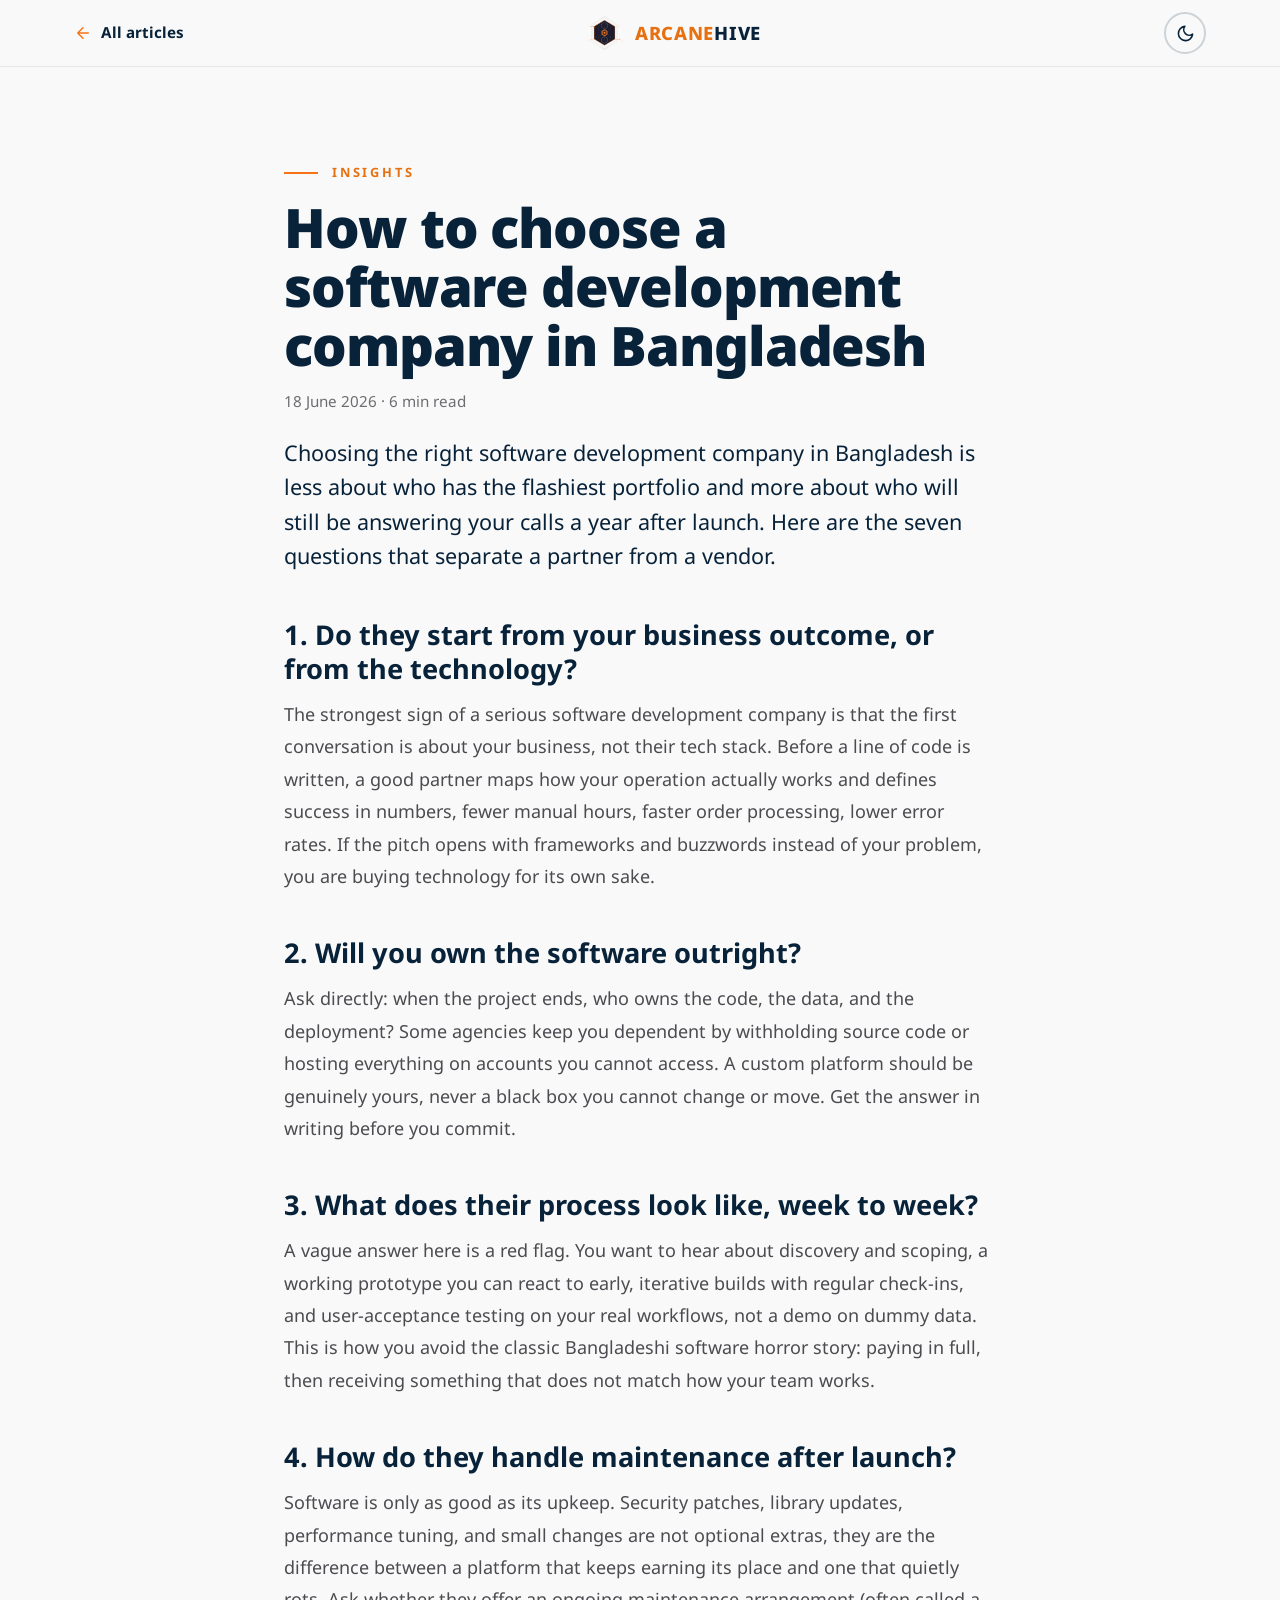
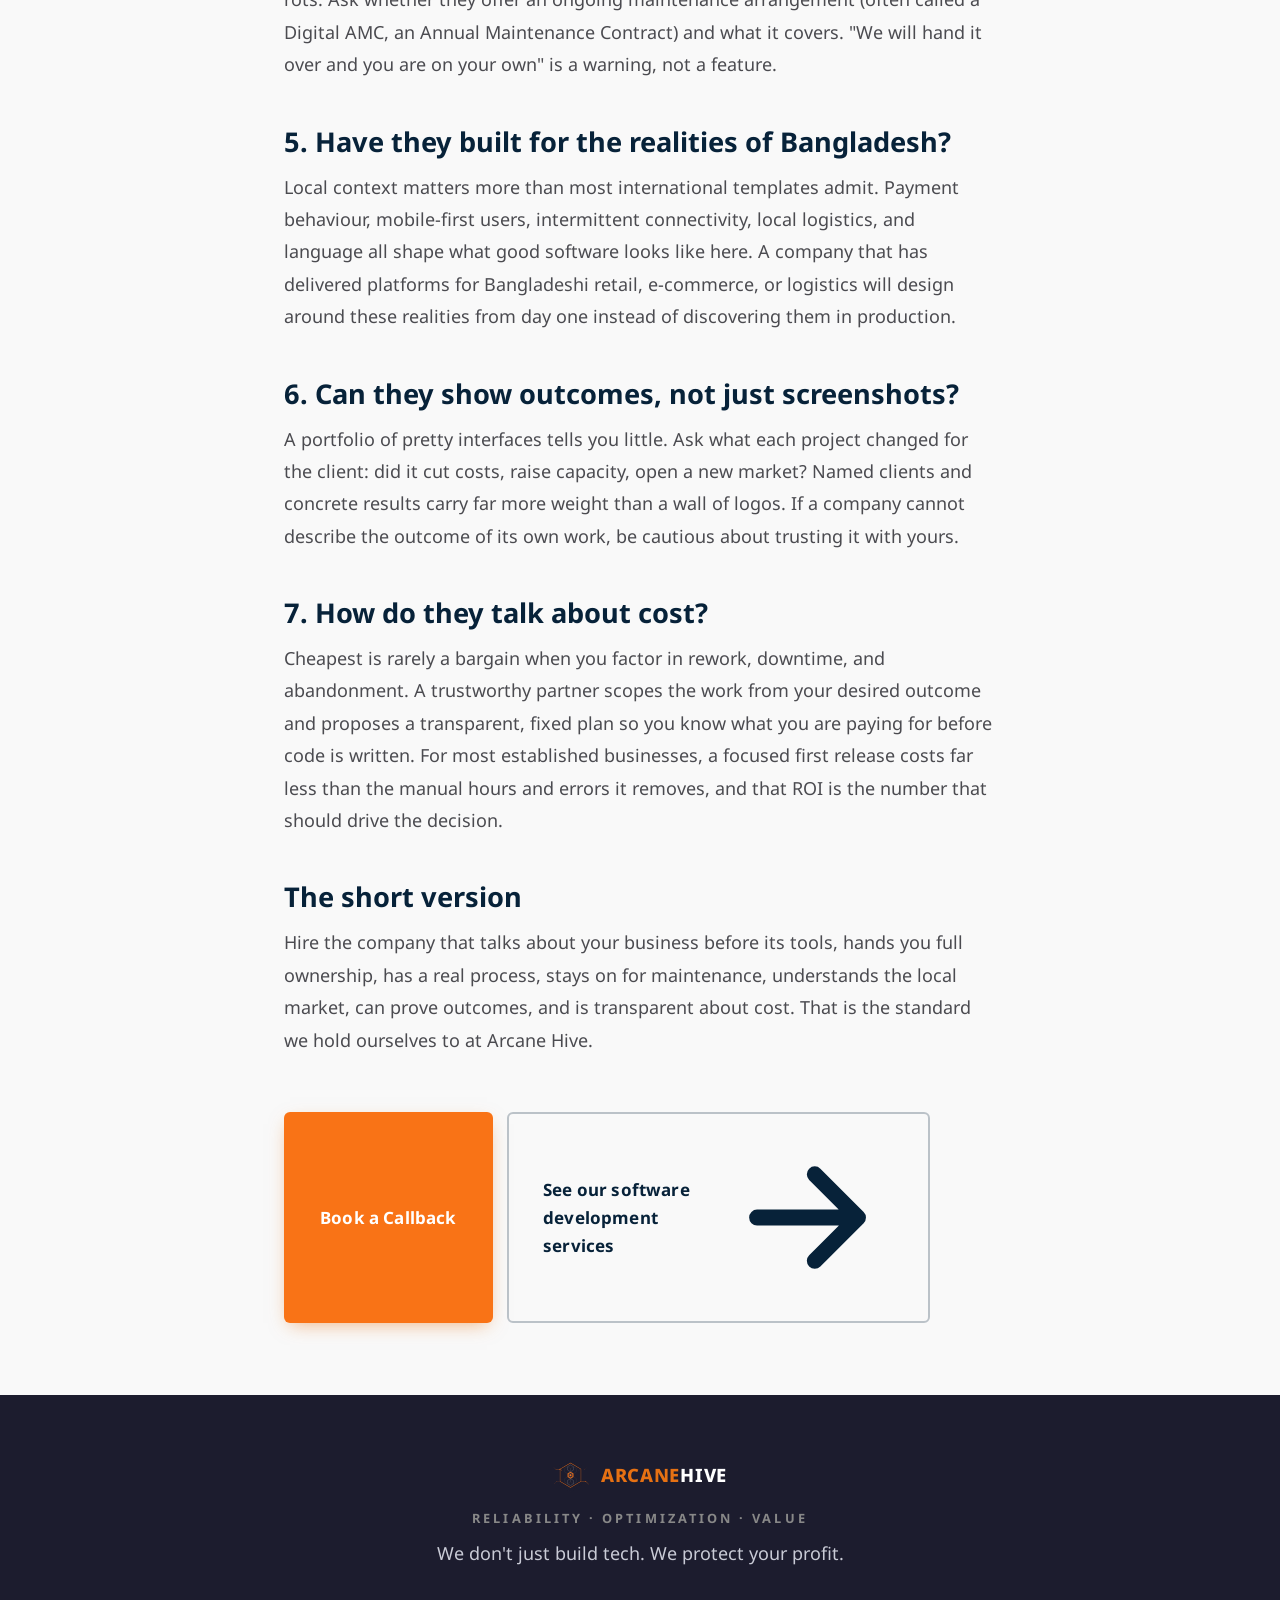
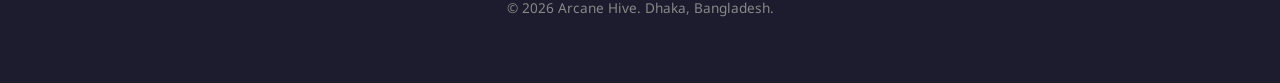
<file: site/blog/choosing-software-development-company-bangladesh/index.html>
<!doctype html>
<html lang="en">
<head>
<meta charset="utf-8">
<meta name="viewport" content="width=device-width, initial-scale=1">
<title>How to Choose a Software Development Company in Bangladesh (7 Questions) | Arcane Hive</title>
<meta name="description" content="Hiring a software development company in Bangladesh? Ask these 7 questions about process, ownership, maintenance, and ROI before you sign.">
<link rel="canonical" href="https://arcane-hive.com/blog/choosing-software-development-company-bangladesh/">
<meta property="og:type" content="article">
<meta property="og:site_name" content="Arcane Hive">
<meta property="og:title" content="How to Choose a Software Development Company in Bangladesh (7 Questions) | Arcane Hive">
<meta property="og:description" content="Hiring a software development company in Bangladesh? Ask these 7 questions about process, ownership, maintenance, and ROI before you sign.">
<meta property="og:url" content="https://arcane-hive.com/blog/choosing-software-development-company-bangladesh/">
<meta property="og:image" content="https://arcane-hive.com/assets/photos/dhaka-skyline.jpg">
<meta name="twitter:card" content="summary_large_image">
<link rel="icon" type="image/svg+xml" href="../../assets/logo-mark.svg">
<link rel="preconnect" href="https://fonts.googleapis.com">
<link rel="preconnect" href="https://fonts.gstatic.com" crossorigin>
<link rel="preload" as="style" href="https://fonts.googleapis.com/css2?family=Noto+Sans:wght@400;500;700;800;900&family=Hind+Siliguri:wght@400;500;600&display=swap" onload="this.onload=null;this.rel='stylesheet'">
<noscript><link rel="stylesheet" href="https://fonts.googleapis.com/css2?family=Noto+Sans:wght@400;500;700;800;900&family=Hind+Siliguri:wght@400;500;600&display=swap"></noscript>
<link rel="stylesheet" href="../../css/style.css?v=5">
<script>document.documentElement.classList.toggle('dark', localStorage.getItem('ah-theme') === 'dark');</script>
<script type="application/ld+json">
{
  "@context": "https://schema.org",
  "@graph": [
    {
      "@type": "BlogPosting",
      "@id": "https://arcane-hive.com/blog/choosing-software-development-company-bangladesh/#article",
      "headline": "How to choose a software development company in Bangladesh",
      "description": "Hiring a software development company in Bangladesh? Ask these 7 questions about process, ownership, maintenance, and ROI before you sign.",
      "datePublished": "2026-06-18",
      "dateModified": "2026-06-18",
      "url": "https://arcane-hive.com/blog/choosing-software-development-company-bangladesh/",
      "author": {
        "@type": "Organization",
        "name": "Arcane Hive",
        "url": "https://arcane-hive.com/"
      },
      "publisher": {
        "@type": "Organization",
        "name": "Arcane Hive",
        "logo": {
          "@type": "ImageObject",
          "url": "https://arcane-hive.com/assets/logo-mark.svg"
        }
      },
      "mainEntityOfPage": "https://arcane-hive.com/blog/choosing-software-development-company-bangladesh/"
    },
    {
      "@type": "BreadcrumbList",
      "itemListElement": [
        {
          "@type": "ListItem",
          "position": 1,
          "name": "Home",
          "item": "https://arcane-hive.com/"
        },
        {
          "@type": "ListItem",
          "position": 2,
          "name": "Blog",
          "item": "https://arcane-hive.com/blog/"
        },
        {
          "@type": "ListItem",
          "position": 3,
          "name": "How to choose a software development company in Bangladesh",
          "item": "https://arcane-hive.com/blog/choosing-software-development-company-bangladesh/"
        }
      ]
    }
  ]
}
</script>
</head>
<body>

<header class="pf-nav">
  <div class="pf-nav-inner">
    <a class="pf-back" href="../index.html">
      <svg viewBox="0 0 24 24" fill="none" stroke="currentColor" stroke-width="2" stroke-linecap="round" stroke-linejoin="round" aria-hidden="true"><path d="M19 12H5M12 19l-7-7 7-7"/></svg>
      All articles
    </a>
    <a class="brand" href="../../index.html" aria-label="Arcane Hive home">
      <img class="brand-mark" src="../../assets/logo-mark.svg" alt="" width="34" height="40">
      <span class="brand-word"><em>ARCANE</em>HIVE</span>
    </a>
    <button class="theme-toggle" type="button" aria-label="Switch to dark mode" aria-pressed="false">
      <svg class="icon-moon" viewBox="0 0 24 24" fill="none" stroke="currentColor" stroke-width="2" stroke-linecap="round" stroke-linejoin="round" aria-hidden="true"><path d="M21 12.8A9 9 0 1 1 11.2 3a7 7 0 0 0 9.8 9.8z"/></svg>
      <svg class="icon-sun" viewBox="0 0 24 24" fill="none" stroke="currentColor" stroke-width="2" stroke-linecap="round" stroke-linejoin="round" aria-hidden="true"><circle cx="12" cy="12" r="4"/><path d="M12 2v2M12 20v2M4.93 4.93l1.41 1.41M17.66 17.66l1.41 1.41M2 12h2M20 12h2M4.93 19.07l1.41-1.41M17.66 6.34l1.41-1.41"/></svg>
    </button>
  </div>
</header>

<article class="blog-post">
  <div class="container-narrow">
    <p class="eyebrow">Insights</p>
    <h1 class="h-display">How to choose a software development company in Bangladesh</h1>
    <p class="post-meta">18 June 2026 &middot; 6 min read</p>
    <p class="lead">Choosing the right software development company in Bangladesh is less about who has the flashiest portfolio and more about who will still be answering your calls a year after launch. Here are the seven questions that separate a partner from a vendor.</p>
    <div class="post-body">

<h2>1. Do they start from your business outcome, or from the technology?</h2>
<p>The strongest sign of a serious software development company is that the first conversation is about your business, not their tech stack. Before a line of code is written, a good partner maps how your operation actually works and defines success in numbers, fewer manual hours, faster order processing, lower error rates. If the pitch opens with frameworks and buzzwords instead of your problem, you are buying technology for its own sake.</p>

<h2>2. Will you own the software outright?</h2>
<p>Ask directly: when the project ends, who owns the code, the data, and the deployment? Some agencies keep you dependent by withholding source code or hosting everything on accounts you cannot access. A custom platform should be genuinely yours, never a black box you cannot change or move. Get the answer in writing before you commit.</p>

<h2>3. What does their process look like, week to week?</h2>
<p>A vague answer here is a red flag. You want to hear about discovery and scoping, a working prototype you can react to early, iterative builds with regular check-ins, and user-acceptance testing on your real workflows, not a demo on dummy data. This is how you avoid the classic Bangladeshi software horror story: paying in full, then receiving something that does not match how your team works.</p>

<h2>4. How do they handle maintenance after launch?</h2>
<p>Software is only as good as its upkeep. Security patches, library updates, performance tuning, and small changes are not optional extras, they are the difference between a platform that keeps earning its place and one that quietly rots. Ask whether they offer an ongoing maintenance arrangement (often called a Digital AMC, an Annual Maintenance Contract) and what it covers. "We will hand it over and you are on your own" is a warning, not a feature.</p>

<h2>5. Have they built for the realities of Bangladesh?</h2>
<p>Local context matters more than most international templates admit. Payment behaviour, mobile-first users, intermittent connectivity, local logistics, and language all shape what good software looks like here. A company that has delivered platforms for Bangladeshi retail, e-commerce, or logistics will design around these realities from day one instead of discovering them in production.</p>

<h2>6. Can they show outcomes, not just screenshots?</h2>
<p>A portfolio of pretty interfaces tells you little. Ask what each project changed for the client: did it cut costs, raise capacity, open a new market? Named clients and concrete results carry far more weight than a wall of logos. If a company cannot describe the outcome of its own work, be cautious about trusting it with yours.</p>

<h2>7. How do they talk about cost?</h2>
<p>Cheapest is rarely a bargain when you factor in rework, downtime, and abandonment. A trustworthy partner scopes the work from your desired outcome and proposes a transparent, fixed plan so you know what you are paying for before code is written. For most established businesses, a focused first release costs far less than the manual hours and errors it removes, and that ROI is the number that should drive the decision.</p>

<h2>The short version</h2>
<p>Hire the company that talks about your business before its tools, hands you full ownership, has a real process, stays on for maintenance, understands the local market, can prove outcomes, and is transparent about cost. That is the standard we hold ourselves to at Arcane Hive.</p>

    </div>
    <div class="post-cta">
      <a class="btn btn-primary btn-lg" href="../../index.html#contact">Book a Callback</a>
      <a class="btn btn-ghost btn-lg" href="../../services/software-development/">See our software development services <svg viewBox="0 0 24 24" fill="none" stroke="currentColor" stroke-width="2.2" stroke-linecap="round" stroke-linejoin="round" aria-hidden="true"><path d="M5 12h14M13 6l6 6-6 6"/></svg></a>
    </div>
  </div>
</article>

<footer class="footer">
  <div class="container footer-inner">
    <a class="brand brand-footer" href="../../index.html">
      <img class="brand-mark" src="../../assets/logo-mark.svg" alt="" width="32" height="37">
      <span class="brand-word"><em>ARCANE</em><span class="w">HIVE</span></span>
    </a>
    <p class="footer-tag">Reliability &middot; Optimization &middot; Value</p>
    <p class="footer-line">We don't just build tech. We protect your profit.</p>
    <p class="footer-copy">&copy; 2026 Arcane Hive. Dhaka, Bangladesh.</p>
  </div>
</footer>

<script>
(function(){
  var t = document.querySelector('.theme-toggle');
  function apply(d){
    document.documentElement.classList.toggle('dark', d);
    t.setAttribute('aria-pressed', String(d));
    t.setAttribute('aria-label', d ? 'Switch to light mode' : 'Switch to dark mode');
  }
  t.addEventListener('click', function(){
    var d = !document.documentElement.classList.contains('dark');
    localStorage.setItem('ah-theme', d ? 'dark' : 'light');
    apply(d);
  });
  apply(document.documentElement.classList.contains('dark'));
})();
</script>
</body>
</html>
</file>
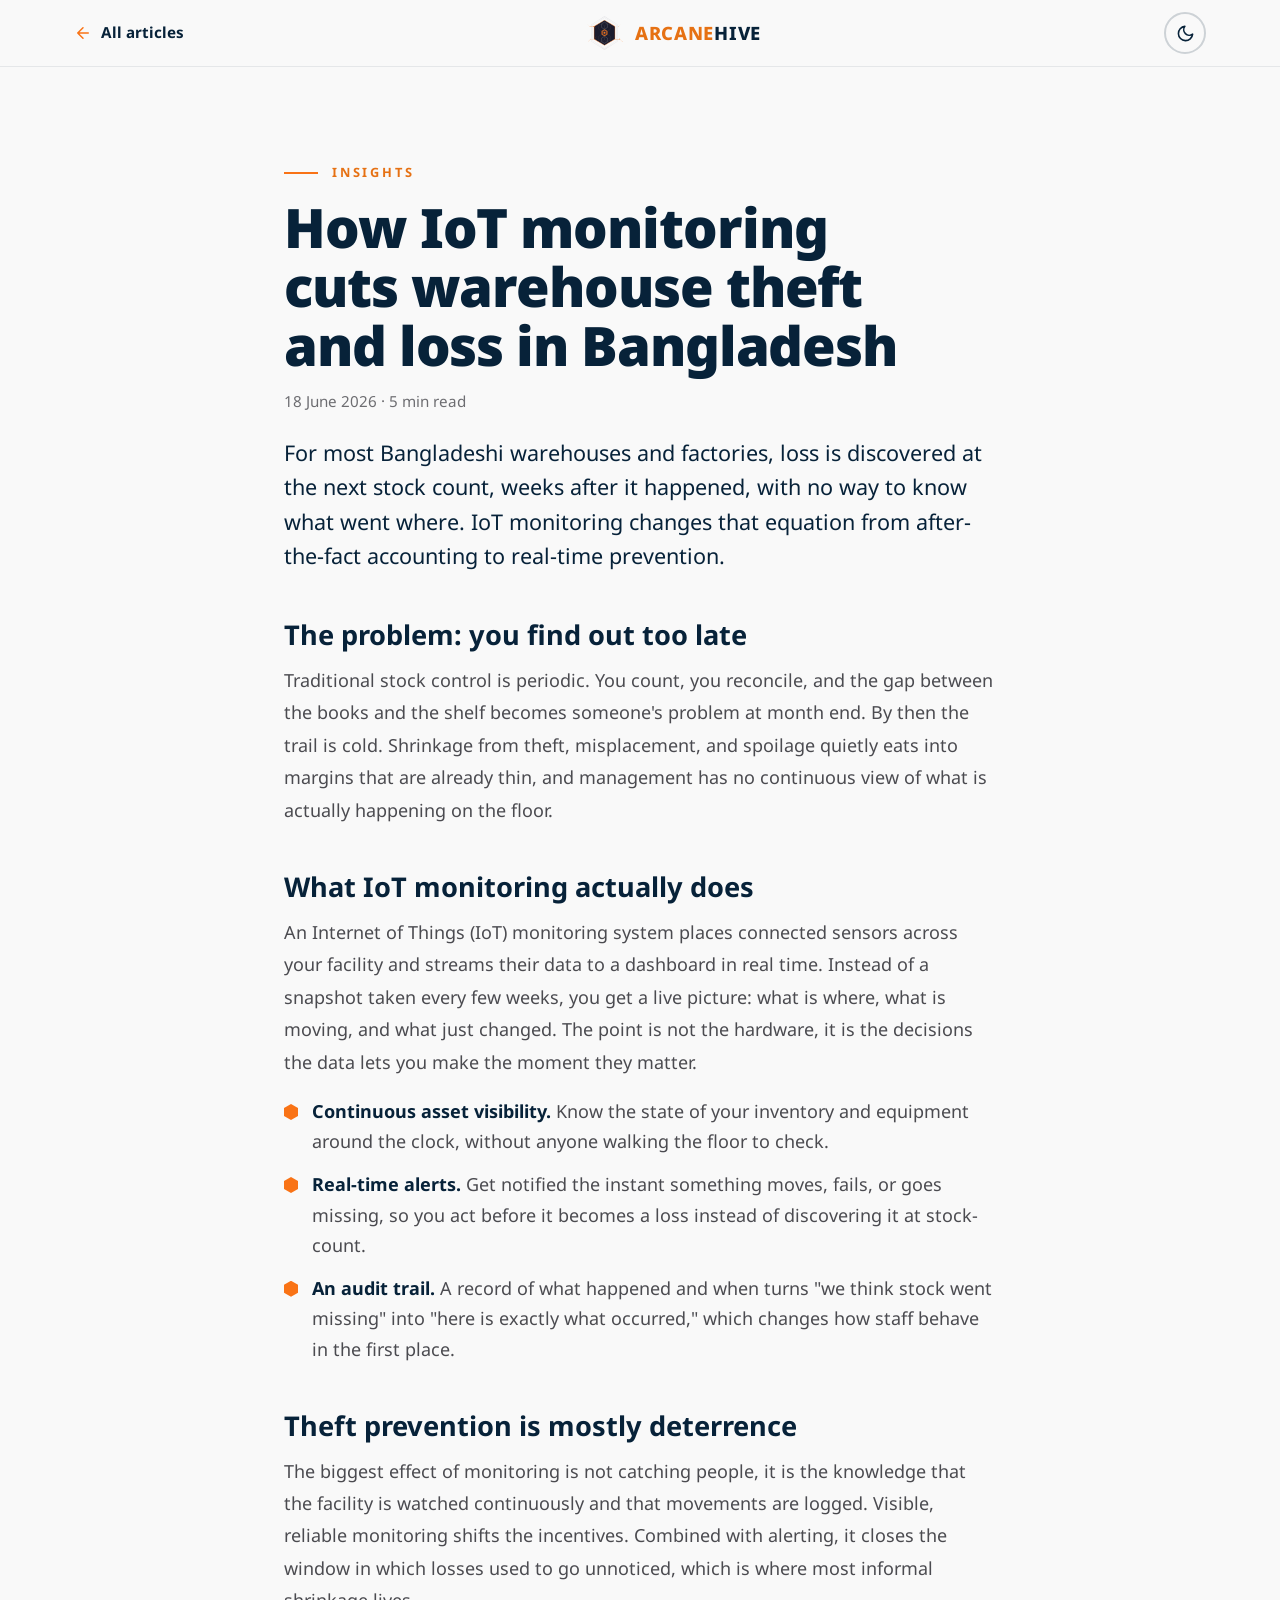
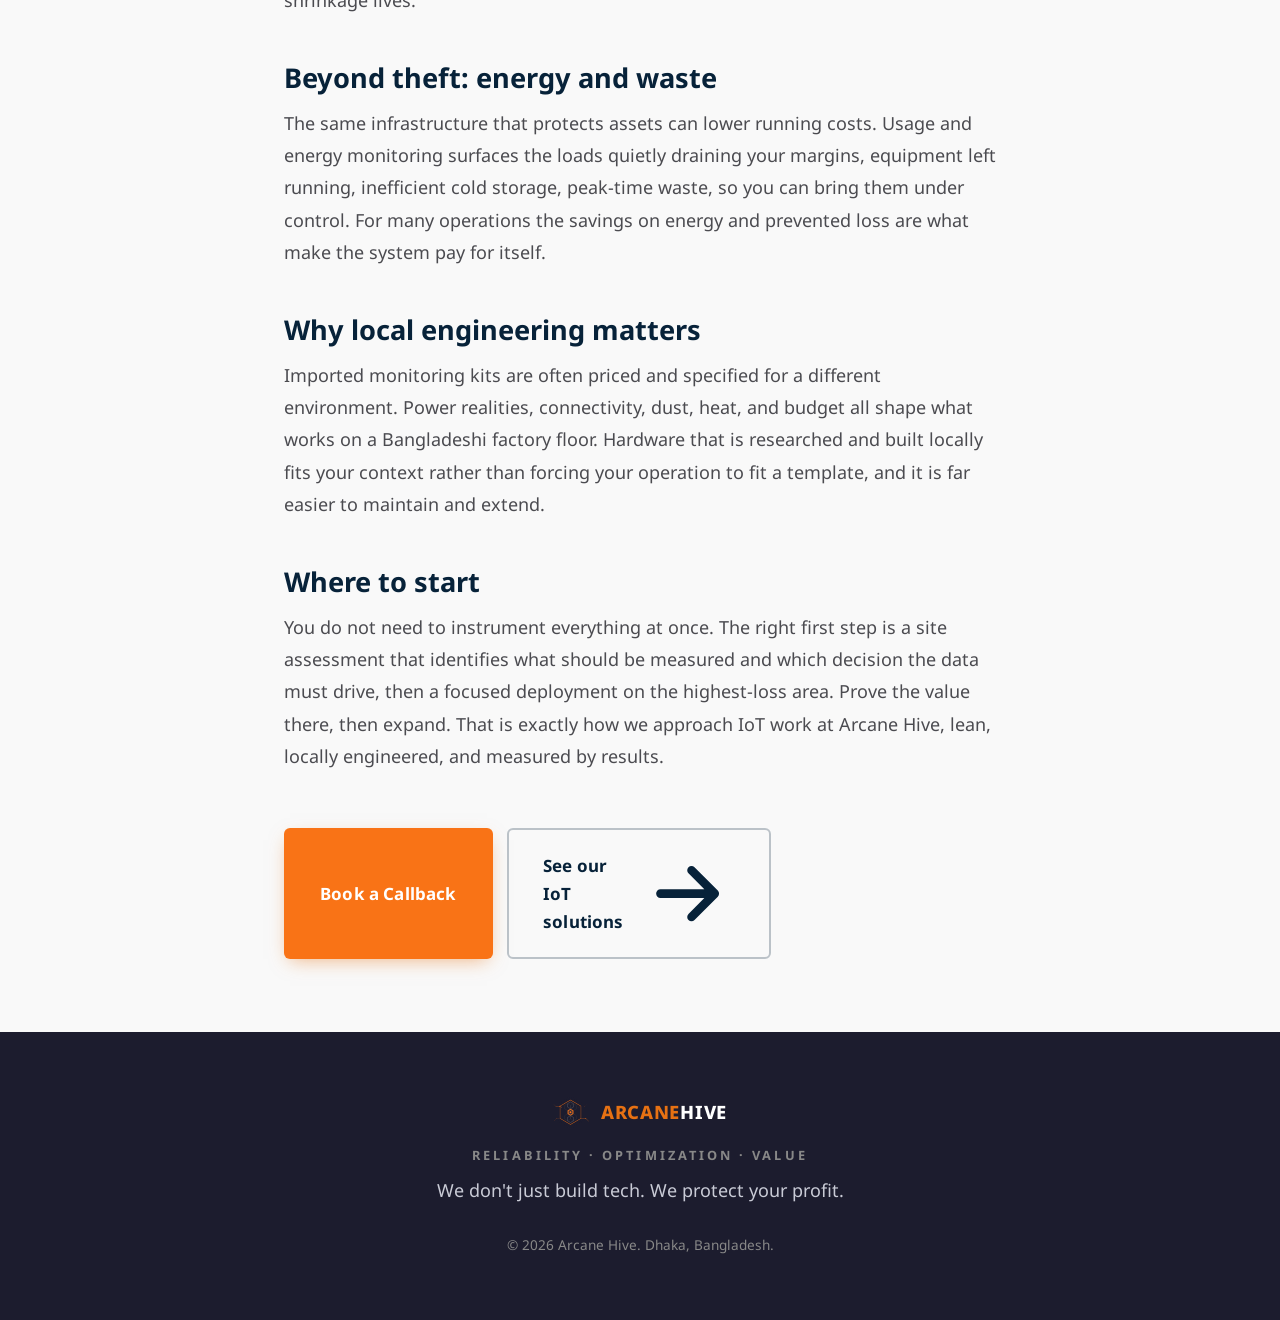
<file: site/blog/iot-monitoring-warehouse-theft-bangladesh/index.html>
<!doctype html>
<html lang="en">
<head>
<meta charset="utf-8">
<meta name="viewport" content="width=device-width, initial-scale=1">
<title>How IoT Monitoring Cuts Warehouse Theft and Loss in Bangladesh | Arcane Hive</title>
<meta name="description" content="Stock shrinkage draining your margins? Here is how IoT monitoring gives Bangladeshi warehouses and factories real-time visibility to prevent theft and loss.">
<link rel="canonical" href="https://arcane-hive.com/blog/iot-monitoring-warehouse-theft-bangladesh/">
<meta property="og:type" content="article">
<meta property="og:site_name" content="Arcane Hive">
<meta property="og:title" content="How IoT Monitoring Cuts Warehouse Theft and Loss in Bangladesh | Arcane Hive">
<meta property="og:description" content="Stock shrinkage draining your margins? Here is how IoT monitoring gives Bangladeshi warehouses and factories real-time visibility to prevent theft and loss.">
<meta property="og:url" content="https://arcane-hive.com/blog/iot-monitoring-warehouse-theft-bangladesh/">
<meta property="og:image" content="https://arcane-hive.com/assets/photos/dhaka-skyline.jpg">
<meta name="twitter:card" content="summary_large_image">
<link rel="icon" type="image/svg+xml" href="../../assets/logo-mark.svg">
<link rel="preconnect" href="https://fonts.googleapis.com">
<link rel="preconnect" href="https://fonts.gstatic.com" crossorigin>
<link rel="preload" as="style" href="https://fonts.googleapis.com/css2?family=Noto+Sans:wght@400;500;700;800;900&family=Hind+Siliguri:wght@400;500;600&display=swap" onload="this.onload=null;this.rel='stylesheet'">
<noscript><link rel="stylesheet" href="https://fonts.googleapis.com/css2?family=Noto+Sans:wght@400;500;700;800;900&family=Hind+Siliguri:wght@400;500;600&display=swap"></noscript>
<link rel="stylesheet" href="../../css/style.css?v=5">
<script>document.documentElement.classList.toggle('dark', localStorage.getItem('ah-theme') === 'dark');</script>
<script type="application/ld+json">
{
  "@context": "https://schema.org",
  "@graph": [
    {
      "@type": "BlogPosting",
      "@id": "https://arcane-hive.com/blog/iot-monitoring-warehouse-theft-bangladesh/#article",
      "headline": "How IoT monitoring cuts warehouse theft and loss in Bangladesh",
      "description": "Stock shrinkage draining your margins? Here is how IoT monitoring gives Bangladeshi warehouses and factories real-time visibility to prevent theft and loss.",
      "datePublished": "2026-06-18",
      "dateModified": "2026-06-18",
      "url": "https://arcane-hive.com/blog/iot-monitoring-warehouse-theft-bangladesh/",
      "author": {
        "@type": "Organization",
        "name": "Arcane Hive",
        "url": "https://arcane-hive.com/"
      },
      "publisher": {
        "@type": "Organization",
        "name": "Arcane Hive",
        "logo": {
          "@type": "ImageObject",
          "url": "https://arcane-hive.com/assets/logo-mark.svg"
        }
      },
      "mainEntityOfPage": "https://arcane-hive.com/blog/iot-monitoring-warehouse-theft-bangladesh/"
    },
    {
      "@type": "BreadcrumbList",
      "itemListElement": [
        {
          "@type": "ListItem",
          "position": 1,
          "name": "Home",
          "item": "https://arcane-hive.com/"
        },
        {
          "@type": "ListItem",
          "position": 2,
          "name": "Blog",
          "item": "https://arcane-hive.com/blog/"
        },
        {
          "@type": "ListItem",
          "position": 3,
          "name": "How IoT monitoring cuts warehouse theft and loss in Bangladesh",
          "item": "https://arcane-hive.com/blog/iot-monitoring-warehouse-theft-bangladesh/"
        }
      ]
    }
  ]
}
</script>
</head>
<body>

<header class="pf-nav">
  <div class="pf-nav-inner">
    <a class="pf-back" href="../index.html">
      <svg viewBox="0 0 24 24" fill="none" stroke="currentColor" stroke-width="2" stroke-linecap="round" stroke-linejoin="round" aria-hidden="true"><path d="M19 12H5M12 19l-7-7 7-7"/></svg>
      All articles
    </a>
    <a class="brand" href="../../index.html" aria-label="Arcane Hive home">
      <img class="brand-mark" src="../../assets/logo-mark.svg" alt="" width="34" height="40">
      <span class="brand-word"><em>ARCANE</em>HIVE</span>
    </a>
    <button class="theme-toggle" type="button" aria-label="Switch to dark mode" aria-pressed="false">
      <svg class="icon-moon" viewBox="0 0 24 24" fill="none" stroke="currentColor" stroke-width="2" stroke-linecap="round" stroke-linejoin="round" aria-hidden="true"><path d="M21 12.8A9 9 0 1 1 11.2 3a7 7 0 0 0 9.8 9.8z"/></svg>
      <svg class="icon-sun" viewBox="0 0 24 24" fill="none" stroke="currentColor" stroke-width="2" stroke-linecap="round" stroke-linejoin="round" aria-hidden="true"><circle cx="12" cy="12" r="4"/><path d="M12 2v2M12 20v2M4.93 4.93l1.41 1.41M17.66 17.66l1.41 1.41M2 12h2M20 12h2M4.93 19.07l1.41-1.41M17.66 6.34l1.41-1.41"/></svg>
    </button>
  </div>
</header>

<article class="blog-post">
  <div class="container-narrow">
    <p class="eyebrow">Insights</p>
    <h1 class="h-display">How IoT monitoring cuts warehouse theft and loss in Bangladesh</h1>
    <p class="post-meta">18 June 2026 &middot; 5 min read</p>
    <p class="lead">For most Bangladeshi warehouses and factories, loss is discovered at the next stock count, weeks after it happened, with no way to know what went where. IoT monitoring changes that equation from after-the-fact accounting to real-time prevention.</p>
    <div class="post-body">

<h2>The problem: you find out too late</h2>
<p>Traditional stock control is periodic. You count, you reconcile, and the gap between the books and the shelf becomes someone's problem at month end. By then the trail is cold. Shrinkage from theft, misplacement, and spoilage quietly eats into margins that are already thin, and management has no continuous view of what is actually happening on the floor.</p>

<h2>What IoT monitoring actually does</h2>
<p>An Internet of Things (IoT) monitoring system places connected sensors across your facility and streams their data to a dashboard in real time. Instead of a snapshot taken every few weeks, you get a live picture: what is where, what is moving, and what just changed. The point is not the hardware, it is the decisions the data lets you make the moment they matter.</p>
<ul>
  <li><strong>Continuous asset visibility.</strong> Know the state of your inventory and equipment around the clock, without anyone walking the floor to check.</li>
  <li><strong>Real-time alerts.</strong> Get notified the instant something moves, fails, or goes missing, so you act before it becomes a loss instead of discovering it at stock-count.</li>
  <li><strong>An audit trail.</strong> A record of what happened and when turns "we think stock went missing" into "here is exactly what occurred," which changes how staff behave in the first place.</li>
</ul>

<h2>Theft prevention is mostly deterrence</h2>
<p>The biggest effect of monitoring is not catching people, it is the knowledge that the facility is watched continuously and that movements are logged. Visible, reliable monitoring shifts the incentives. Combined with alerting, it closes the window in which losses used to go unnoticed, which is where most informal shrinkage lives.</p>

<h2>Beyond theft: energy and waste</h2>
<p>The same infrastructure that protects assets can lower running costs. Usage and energy monitoring surfaces the loads quietly draining your margins, equipment left running, inefficient cold storage, peak-time waste, so you can bring them under control. For many operations the savings on energy and prevented loss are what make the system pay for itself.</p>

<h2>Why local engineering matters</h2>
<p>Imported monitoring kits are often priced and specified for a different environment. Power realities, connectivity, dust, heat, and budget all shape what works on a Bangladeshi factory floor. Hardware that is researched and built locally fits your context rather than forcing your operation to fit a template, and it is far easier to maintain and extend.</p>

<h2>Where to start</h2>
<p>You do not need to instrument everything at once. The right first step is a site assessment that identifies what should be measured and which decision the data must drive, then a focused deployment on the highest-loss area. Prove the value there, then expand. That is exactly how we approach IoT work at Arcane Hive, lean, locally engineered, and measured by results.</p>

    </div>
    <div class="post-cta">
      <a class="btn btn-primary btn-lg" href="../../index.html#contact">Book a Callback</a>
      <a class="btn btn-ghost btn-lg" href="../../services/iot-solutions/">See our IoT solutions <svg viewBox="0 0 24 24" fill="none" stroke="currentColor" stroke-width="2.2" stroke-linecap="round" stroke-linejoin="round" aria-hidden="true"><path d="M5 12h14M13 6l6 6-6 6"/></svg></a>
    </div>
  </div>
</article>

<footer class="footer">
  <div class="container footer-inner">
    <a class="brand brand-footer" href="../../index.html">
      <img class="brand-mark" src="../../assets/logo-mark.svg" alt="" width="32" height="37">
      <span class="brand-word"><em>ARCANE</em><span class="w">HIVE</span></span>
    </a>
    <p class="footer-tag">Reliability &middot; Optimization &middot; Value</p>
    <p class="footer-line">We don't just build tech. We protect your profit.</p>
    <p class="footer-copy">&copy; 2026 Arcane Hive. Dhaka, Bangladesh.</p>
  </div>
</footer>

<script>
(function(){
  var t = document.querySelector('.theme-toggle');
  function apply(d){
    document.documentElement.classList.toggle('dark', d);
    t.setAttribute('aria-pressed', String(d));
    t.setAttribute('aria-label', d ? 'Switch to light mode' : 'Switch to dark mode');
  }
  t.addEventListener('click', function(){
    var d = !document.documentElement.classList.contains('dark');
    localStorage.setItem('ah-theme', d ? 'dark' : 'light');
    apply(d);
  });
  apply(document.documentElement.classList.contains('dark'));
})();
</script>
</body>
</html>
</file>
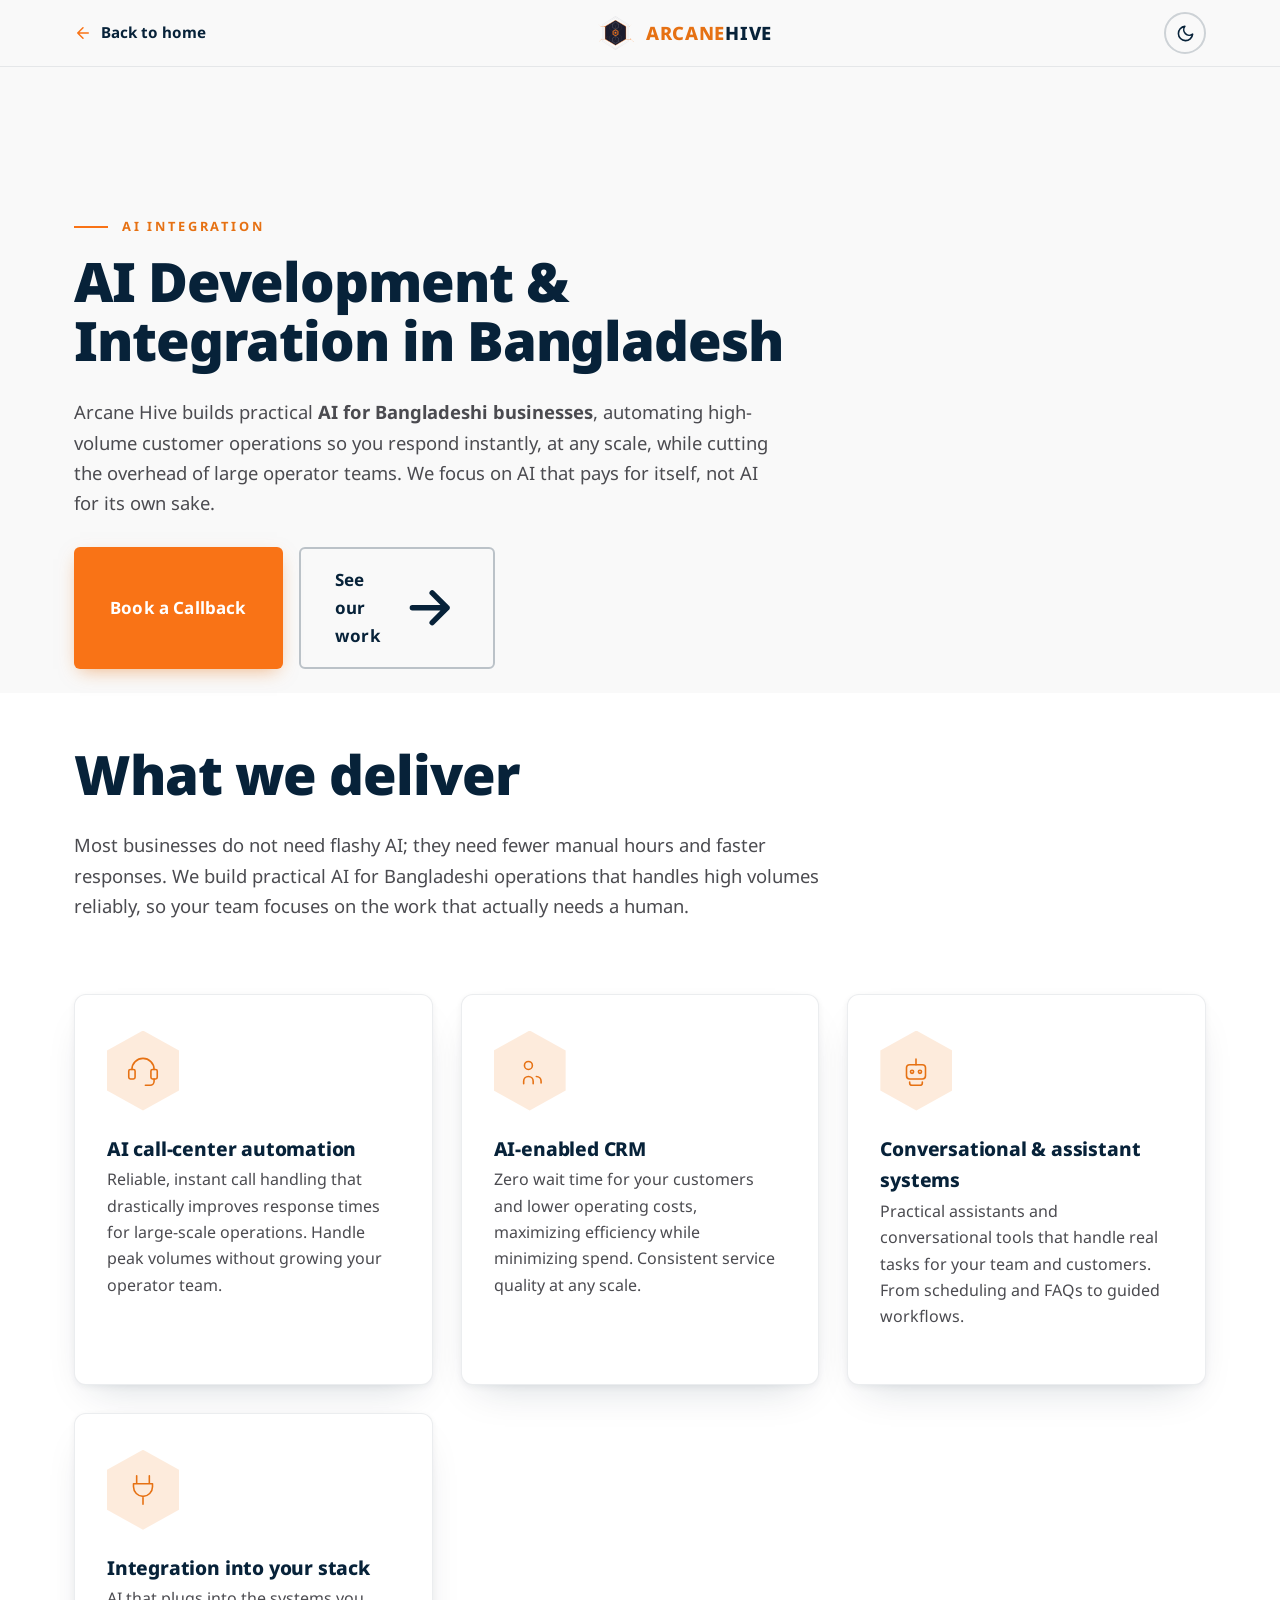
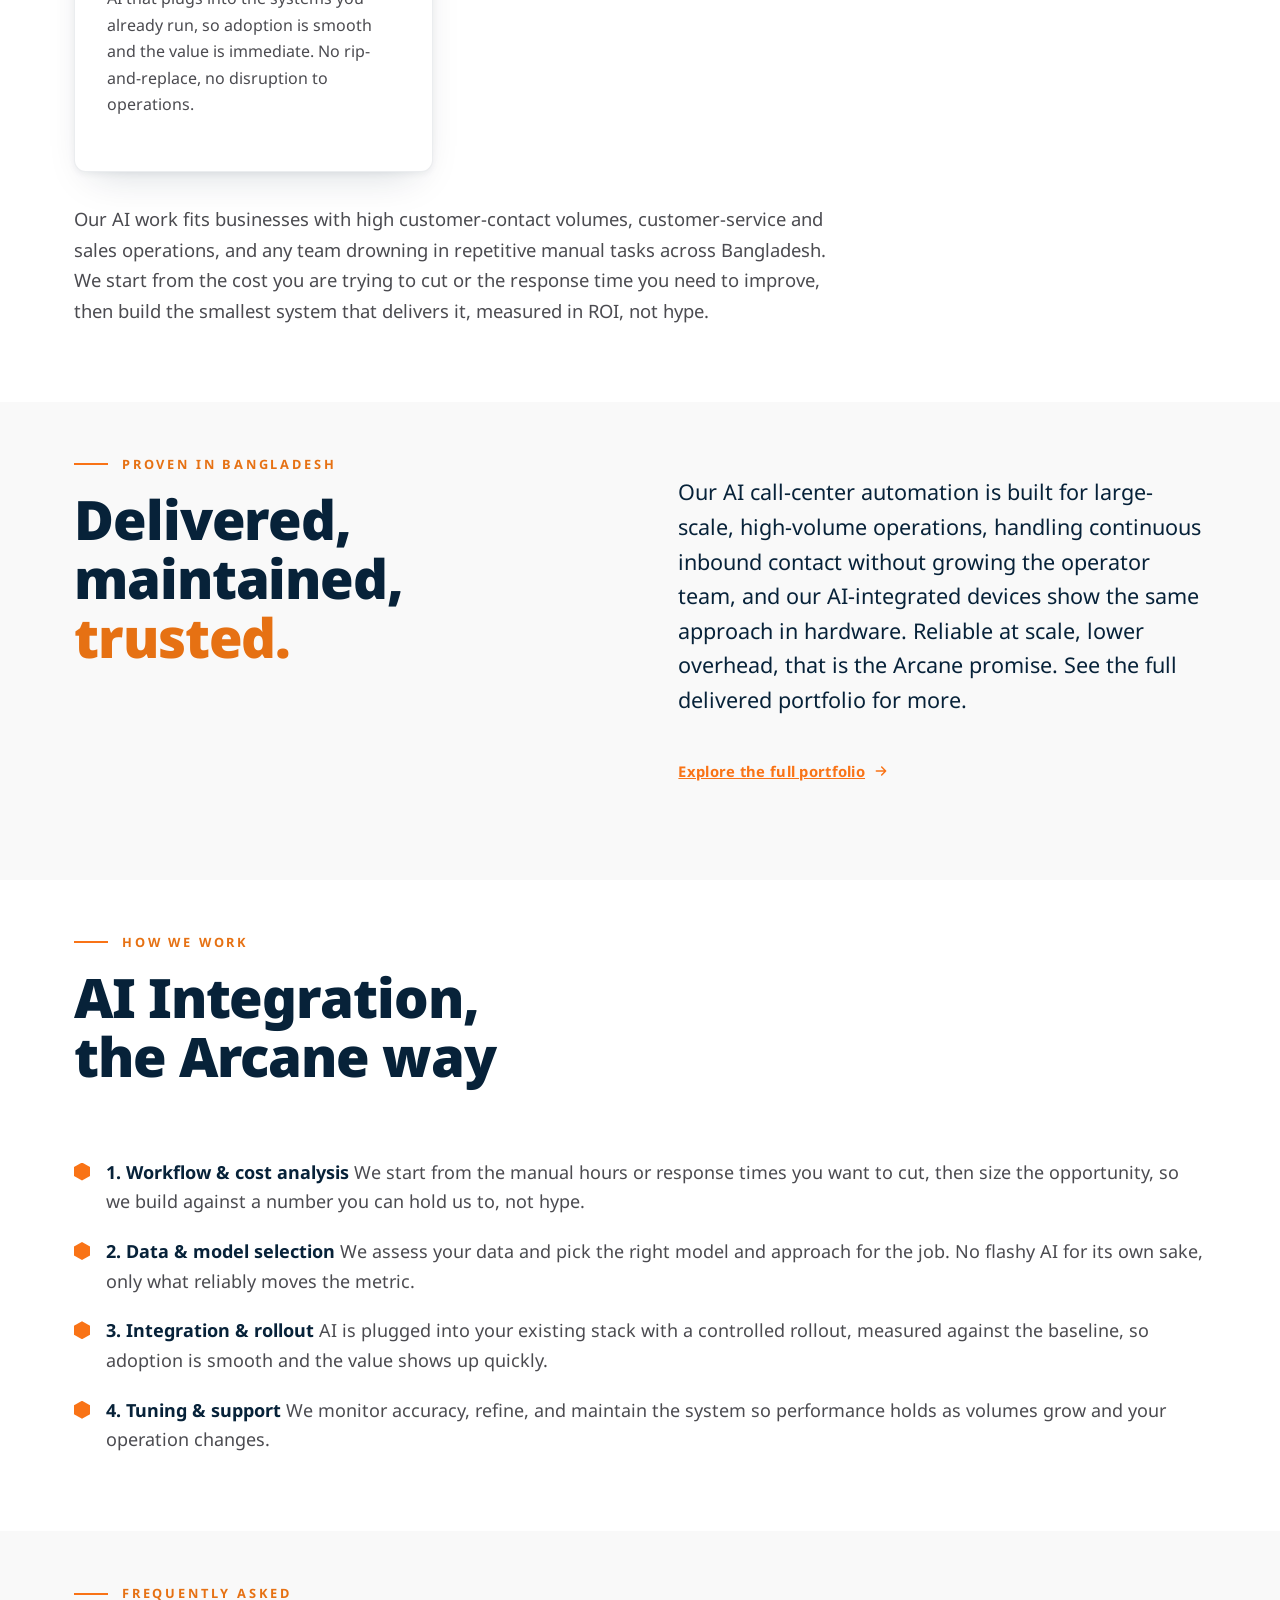
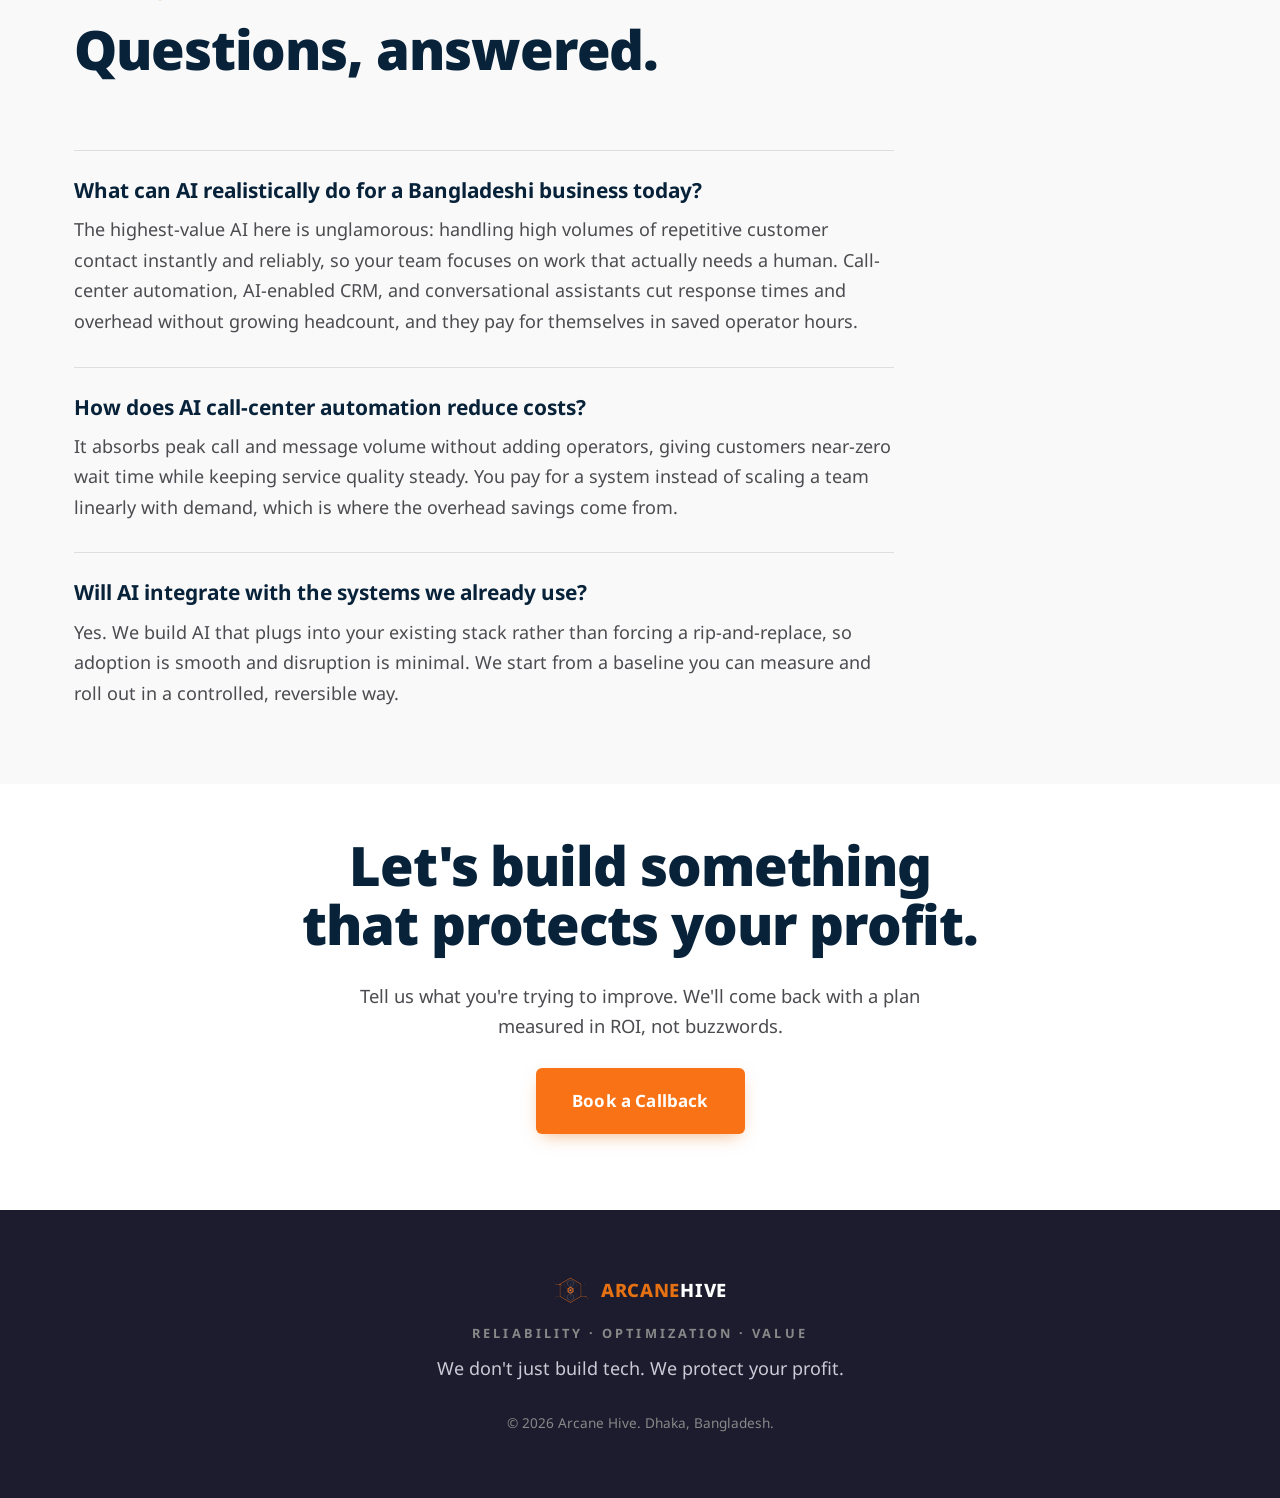
<file: site/services/ai-integration/index.html>
<!doctype html>
<html lang="en">
<head>
<meta charset="utf-8">
<meta name="viewport" content="width=device-width, initial-scale=1">
<title>AI Development & Integration in Bangladesh | Arcane Hive</title>
<meta name="description" content="AI development and integration in Bangladesh: call-center automation, AI-enabled CRM, and high-volume customer operations that cut response times and overhead.">
<link rel="canonical" href="https://arcane-hive.com/services/ai-integration/">
<meta property="og:type" content="website">
<meta property="og:site_name" content="Arcane Hive">
<meta property="og:title" content="AI Development & Integration in Bangladesh | Arcane Hive">
<meta property="og:description" content="AI development and integration in Bangladesh: call-center automation, AI-enabled CRM, and high-volume customer operations that cut response times and overhead.">
<meta property="og:url" content="https://arcane-hive.com/services/ai-integration/">
<meta property="og:image" content="https://arcane-hive.com/assets/photos/dhaka-skyline.jpg">
<meta name="twitter:card" content="summary_large_image">
<link rel="icon" type="image/svg+xml" href="../../assets/logo-mark.svg">
<link rel="preconnect" href="https://fonts.googleapis.com">
<link rel="preconnect" href="https://fonts.gstatic.com" crossorigin>
<link rel="preload" as="style" href="https://fonts.googleapis.com/css2?family=Noto+Sans:wght@400;500;700;800;900&family=Hind+Siliguri:wght@400;500;600&display=swap" onload="this.onload=null;this.rel='stylesheet'">
<noscript><link rel="stylesheet" href="https://fonts.googleapis.com/css2?family=Noto+Sans:wght@400;500;700;800;900&family=Hind+Siliguri:wght@400;500;600&display=swap"></noscript>
<link rel="stylesheet" href="../../css/style.css?v=5">
<script>document.documentElement.classList.toggle('dark', localStorage.getItem('ah-theme') === 'dark');</script>
<script type="application/ld+json">
{
  "@context": "https://schema.org",
  "@graph": [
    {
      "@type": "Service",
      "@id": "https://arcane-hive.com/services/ai-integration/#service",
      "name": "AI Integration",
      "serviceType": "AI Development and Integration",
      "url": "https://arcane-hive.com/services/ai-integration/",
      "description": "AI development and integration in Bangladesh: call-center automation, AI-enabled CRM, and high-volume customer operations that cut response times and overhead.",
      "provider": {
        "@type": "Organization",
        "name": "Arcane Hive",
        "url": "https://arcane-hive.com/"
      },
      "areaServed": {
        "@type": "Country",
        "name": "Bangladesh"
      }
    },
    {
      "@type": "BreadcrumbList",
      "itemListElement": [
        {
          "@type": "ListItem",
          "position": 1,
          "name": "Home",
          "item": "https://arcane-hive.com/"
        },
        {
          "@type": "ListItem",
          "position": 2,
          "name": "AI Integration",
          "item": "https://arcane-hive.com/services/ai-integration/"
        }
      ]
    }
  ]
}
</script>
</head>
<body>

<header class="pf-nav">
  <div class="pf-nav-inner">
    <a class="pf-back" href="../../index.html">
      <svg viewBox="0 0 24 24" fill="none" stroke="currentColor" stroke-width="2" stroke-linecap="round" stroke-linejoin="round" aria-hidden="true"><path d="M19 12H5M12 19l-7-7 7-7"/></svg>
      Back to home
    </a>
    <a class="brand" href="../../index.html" aria-label="Arcane Hive home">
      <img class="brand-mark" src="../../assets/logo-mark.svg" alt="" width="34" height="40">
      <span class="brand-word"><em>ARCANE</em>HIVE</span>
    </a>
    <button class="theme-toggle" type="button" aria-label="Switch to dark mode" aria-pressed="false">
      <svg class="icon-moon" viewBox="0 0 24 24" fill="none" stroke="currentColor" stroke-width="2" stroke-linecap="round" stroke-linejoin="round" aria-hidden="true"><path d="M21 12.8A9 9 0 1 1 11.2 3a7 7 0 0 0 9.8 9.8z"/></svg>
      <svg class="icon-sun" viewBox="0 0 24 24" fill="none" stroke="currentColor" stroke-width="2" stroke-linecap="round" stroke-linejoin="round" aria-hidden="true"><circle cx="12" cy="12" r="4"/><path d="M12 2v2M12 20v2M4.93 4.93l1.41 1.41M17.66 17.66l1.41 1.41M2 12h2M20 12h2M4.93 19.07l1.41-1.41M17.66 6.34l1.41-1.41"/></svg>
    </button>
  </div>
</header>

<section class="team-page-hero">
  <div class="container">
    <p class="eyebrow">AI Integration</p>
    <h1 class="h-display">AI Development & Integration in Bangladesh</h1>
    <p class="sec-sub">Arcane Hive builds practical <strong>AI for Bangladeshi businesses</strong>, automating high-volume customer operations so you respond instantly, at any scale, while cutting the overhead of large operator teams. We focus on AI that pays for itself, not AI for its own sake.</p>
    <div class="hero-cta" style="margin-top:28px;">
      <a class="btn btn-primary btn-lg" href="../../index.html#contact">Book a Callback</a>
      <a class="btn btn-ghost btn-lg" href="../../projects/">See our work <svg viewBox="0 0 24 24" fill="none" stroke="currentColor" stroke-width="2.2" stroke-linecap="round" stroke-linejoin="round" aria-hidden="true"><path d="M5 12h14M13 6l6 6-6 6"/></svg></a>
    </div>
  </div>
</section>

<section class="team-page-section alt">
  <div class="container">
    <div class="sec-head"><h2 class="h-display">What we deliver</h2><p class="sec-sub">Most businesses do not need flashy AI; they need fewer manual hours and faster responses. We build practical AI for Bangladeshi operations that handles high volumes reliably, so your team focuses on the work that actually needs a human.</p></div>
    <div class="cards-3">
        <article class="svc-card no-photo">
          <div class="svc-icon" aria-hidden="true"><svg viewBox="0 0 48 48" fill="none" stroke="currentColor" stroke-width="2" stroke-linecap="round" stroke-linejoin="round"><path d="M10 22a14 14 0 0 1 28 0"/><rect x="6" y="22" width="8" height="12" rx="2"/><rect x="34" y="22" width="8" height="12" rx="2"/><path d="M38 34v3a5 5 0 0 1-5 5h-6"/></svg></div>
          <h3>AI call-center automation</h3>
          <p>Reliable, instant call handling that drastically improves response times for large-scale operations. Handle peak volumes without growing your operator team.</p>
        </article>
        <article class="svc-card no-photo">
          <div class="svc-icon" aria-hidden="true"><svg viewBox="0 0 48 48" fill="none" stroke="currentColor" stroke-width="2" stroke-linecap="round" stroke-linejoin="round"><path d="M16 40v-3a6 6 0 0 1 6-6h0a6 6 0 0 1 6 6v3"/><circle cx="22" cy="17" r="5"/><path d="M32 31a6 6 0 0 1 6 6v2"/></svg></div>
          <h3>AI-enabled CRM</h3>
          <p>Zero wait time for your customers and lower operating costs, maximizing efficiency while minimizing spend. Consistent service quality at any scale.</p>
        </article>
        <article class="svc-card no-photo">
          <div class="svc-icon" aria-hidden="true"><svg viewBox="0 0 48 48" fill="none" stroke="currentColor" stroke-width="2" stroke-linecap="round" stroke-linejoin="round"><rect x="12" y="16" width="24" height="18" rx="4"/><circle cx="19" cy="25" r="2"/><circle cx="29" cy="25" r="2"/><path d="M24 9v7M16 38v1a3 3 0 0 0 3 3h10a3 3 0 0 0 3-3v-1"/></svg></div>
          <h3>Conversational & assistant systems</h3>
          <p>Practical assistants and conversational tools that handle real tasks for your team and customers. From scheduling and FAQs to guided workflows.</p>
        </article>
        <article class="svc-card no-photo">
          <div class="svc-icon" aria-hidden="true"><svg viewBox="0 0 48 48" fill="none" stroke="currentColor" stroke-width="2" stroke-linecap="round" stroke-linejoin="round"><path d="M16 6v10M32 6v10M12 16h24v4a12 12 0 0 1-24 0zM24 32v10"/></svg></div>
          <h3>Integration into your stack</h3>
          <p>AI that plugs into the systems you already run, so adoption is smooth and the value is immediate. No rip-and-replace, no disruption to operations.</p>
        </article>
    </div>
    <p class="sec-sub" style="max-width:780px;margin-top:32px;">Our AI work fits businesses with high customer-contact volumes, customer-service and sales operations, and any team drowning in repetitive manual tasks across Bangladesh. We start from the cost you are trying to cut or the response time you need to improve, then build the smallest system that delivers it, measured in ROI, not hype.</p>
  </div>
</section>

<section class="team-page-section">
  <div class="container grid-2">
    <div>
      <p class="eyebrow">Proven in Bangladesh</p>
      <h2 class="h-display">Delivered, maintained, <span class="u-orange">trusted.</span></h2>
    </div>
    <div>
      <p class="lead">Our AI call-center automation is built for large-scale, high-volume operations, handling continuous inbound contact without growing the operator team, and our AI-integrated devices show the same approach in hardware. Reliable at scale, lower overhead, that is the Arcane promise. See the full delivered portfolio for more.</p>
      <p style="margin-top:18px;"><a class="team-view" href="../../projects/">Explore the full portfolio <svg viewBox="0 0 24 24" fill="none" stroke="currentColor" stroke-width="2.2" stroke-linecap="round" stroke-linejoin="round" aria-hidden="true"><path d="M5 12h14M13 6l6 6-6 6"/></svg></a></p>
    </div>
  </div>
</section>

<section class="team-page-section alt">
  <div class="container">
    <div class="sec-head"><p class="eyebrow">How we work</p><h2 class="h-display">AI Integration, the Arcane way</h2></div>
    <div class="hex-points">
        <div class="hex-point"><span class="hex-dot"></span><div><strong>1. Workflow & cost analysis</strong> We start from the manual hours or response times you want to cut, then size the opportunity, so we build against a number you can hold us to, not hype.</div></div>
        <div class="hex-point"><span class="hex-dot"></span><div><strong>2. Data & model selection</strong> We assess your data and pick the right model and approach for the job. No flashy AI for its own sake, only what reliably moves the metric.</div></div>
        <div class="hex-point"><span class="hex-dot"></span><div><strong>3. Integration & rollout</strong> AI is plugged into your existing stack with a controlled rollout, measured against the baseline, so adoption is smooth and the value shows up quickly.</div></div>
        <div class="hex-point"><span class="hex-dot"></span><div><strong>4. Tuning & support</strong> We monitor accuracy, refine, and maintain the system so performance holds as volumes grow and your operation changes.</div></div>
    </div>
  </div>
</section>

<section class="team-page-section">
  <div class="container">
    <div class="sec-head"><p class="eyebrow">Frequently asked</p><h2 class="h-display">Questions, answered.</h2></div>
    <div class="faq-list">
        <div class="faq-item">
          <h3>What can AI realistically do for a Bangladeshi business today?</h3>
          <p>The highest-value AI here is unglamorous: handling high volumes of repetitive customer contact instantly and reliably, so your team focuses on work that actually needs a human. Call-center automation, AI-enabled CRM, and conversational assistants cut response times and overhead without growing headcount, and they pay for themselves in saved operator hours.</p>
        </div>
        <div class="faq-item">
          <h3>How does AI call-center automation reduce costs?</h3>
          <p>It absorbs peak call and message volume without adding operators, giving customers near-zero wait time while keeping service quality steady. You pay for a system instead of scaling a team linearly with demand, which is where the overhead savings come from.</p>
        </div>
        <div class="faq-item">
          <h3>Will AI integrate with the systems we already use?</h3>
          <p>Yes. We build AI that plugs into your existing stack rather than forcing a rip-and-replace, so adoption is smooth and disruption is minimal. We start from a baseline you can measure and roll out in a controlled, reversible way.</p>
        </div>
    </div>
  </div>
</section>

<section class="team-page-section alt">
  <div class="container" style="text-align:center;">
    <h2 class="h-display">Let's build something that protects your profit.</h2>
    <p class="sec-sub" style="margin:0 auto 26px;max-width:620px;">Tell us what you're trying to improve. We'll come back with a plan measured in ROI, not buzzwords.</p>
    <a class="btn btn-primary btn-lg" href="../../index.html#contact">Book a Callback</a>
  </div>
</section>

<footer class="footer">
  <div class="container footer-inner">
    <a class="brand brand-footer" href="../../index.html">
      <img class="brand-mark" src="../../assets/logo-mark.svg" alt="" width="32" height="37">
      <span class="brand-word"><em>ARCANE</em><span class="w">HIVE</span></span>
    </a>
    <p class="footer-tag">Reliability &middot; Optimization &middot; Value</p>
    <p class="footer-line">We don't just build tech. We protect your profit.</p>
    <p class="footer-copy">&copy; 2026 Arcane Hive. Dhaka, Bangladesh.</p>
  </div>
</footer>

<script>
(function(){
  var t = document.querySelector('.theme-toggle');
  function apply(d){
    document.documentElement.classList.toggle('dark', d);
    t.setAttribute('aria-pressed', String(d));
    t.setAttribute('aria-label', d ? 'Switch to light mode' : 'Switch to dark mode');
  }
  t.addEventListener('click', function(){
    var d = !document.documentElement.classList.contains('dark');
    localStorage.setItem('ah-theme', d ? 'dark' : 'light');
    apply(d);
  });
  apply(document.documentElement.classList.contains('dark'));
})();
</script>
</body>
</html>
</file>
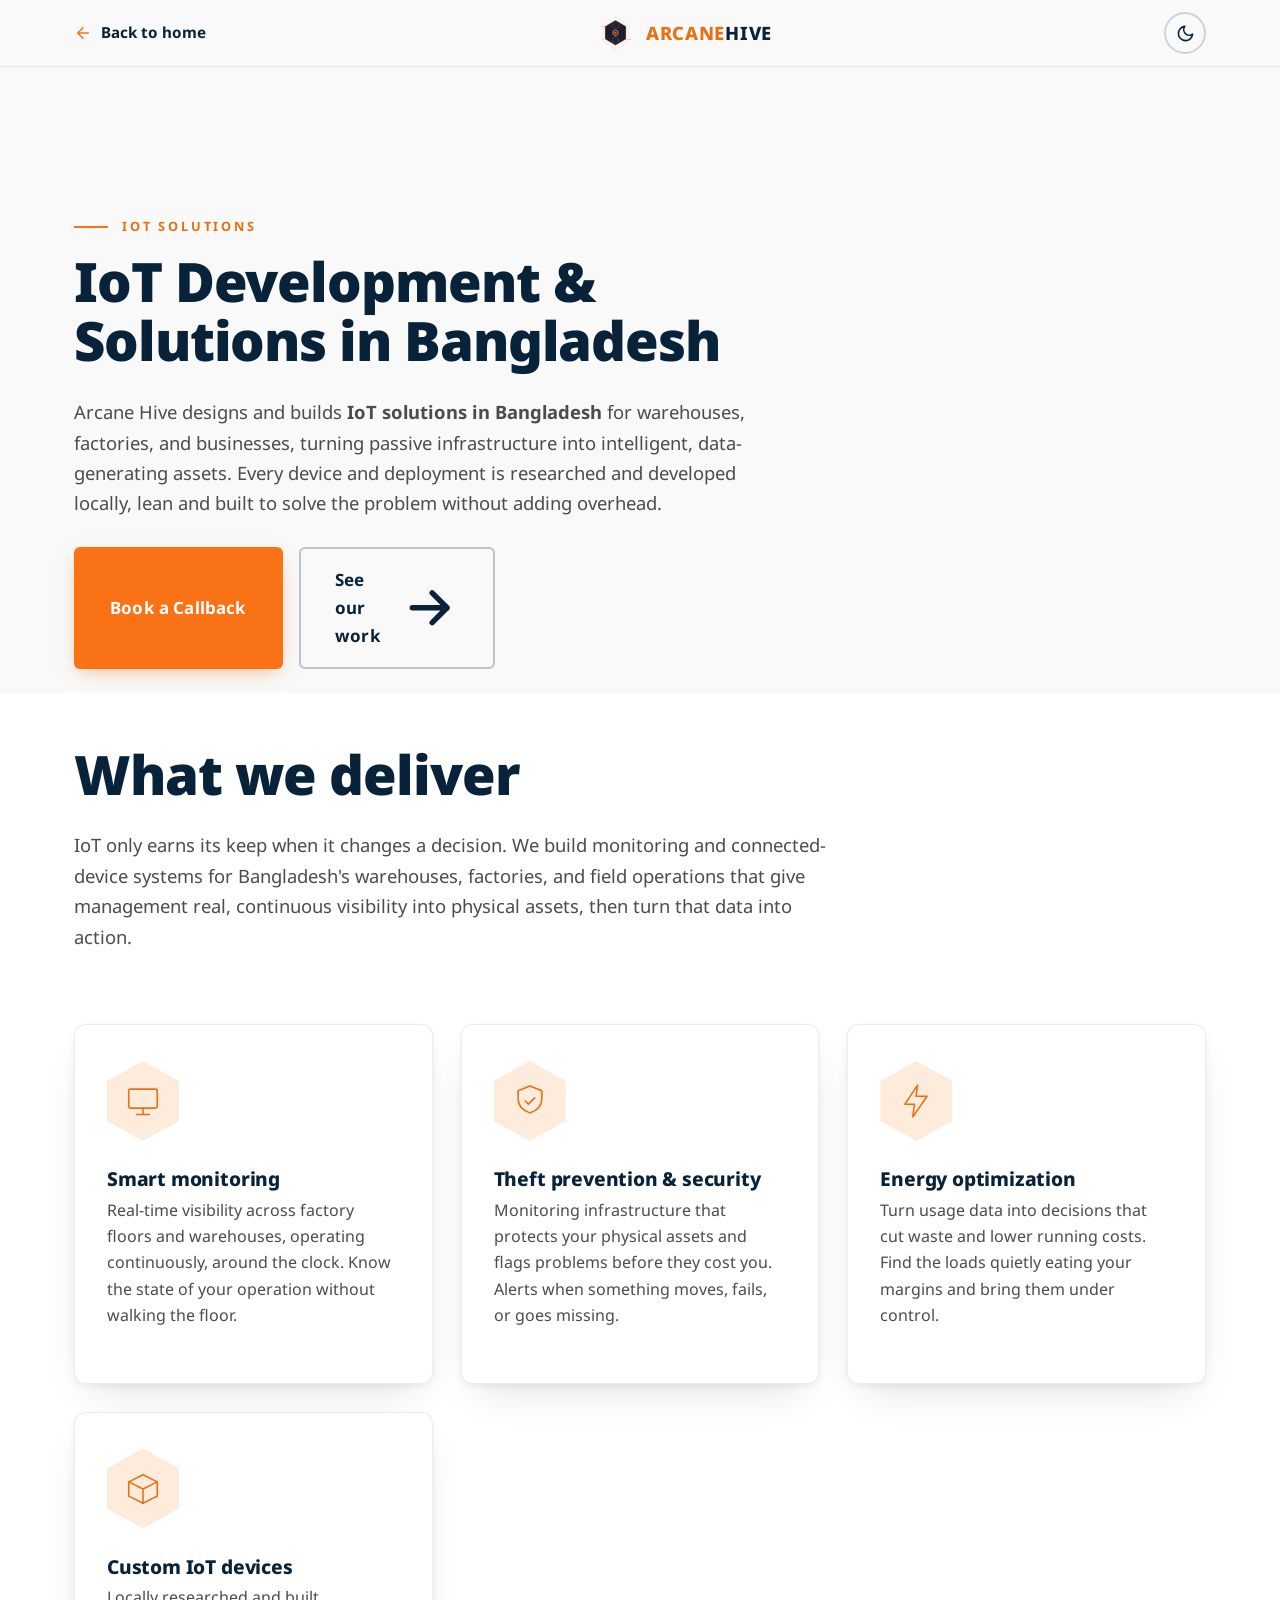
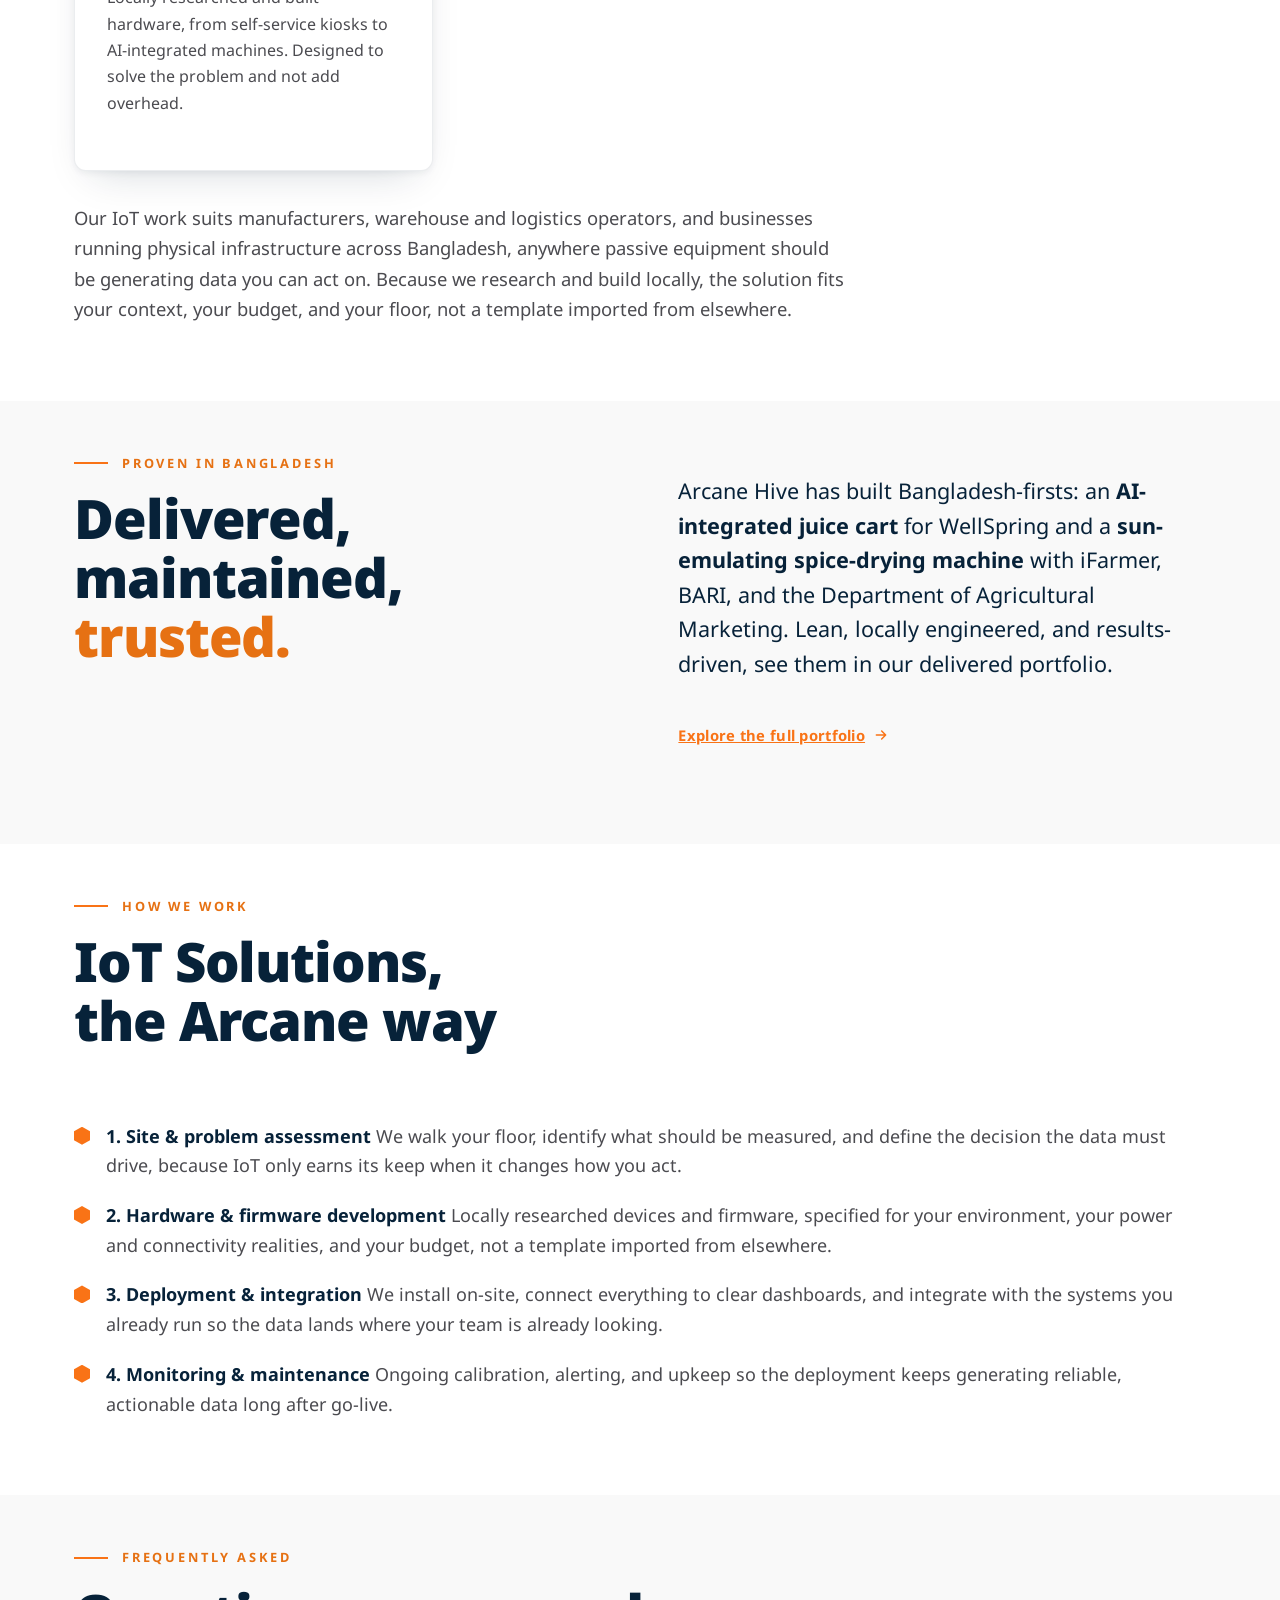
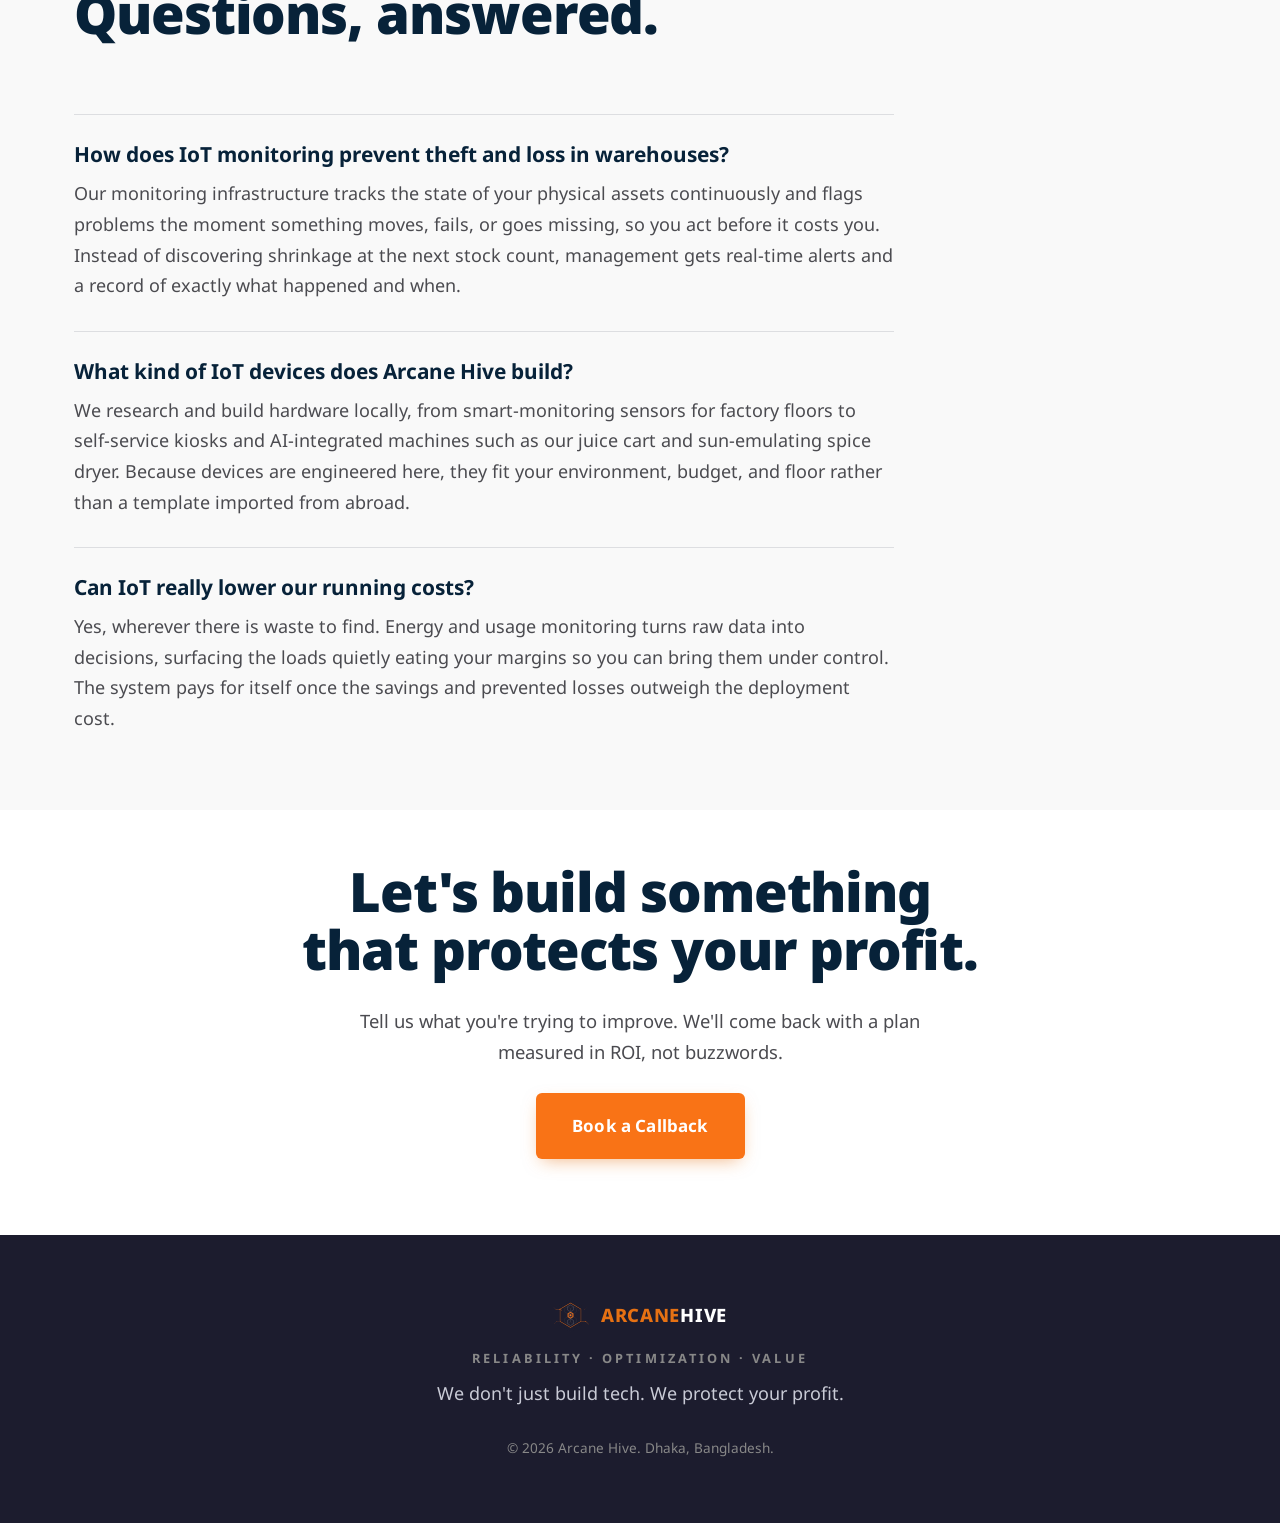
<file: site/services/iot-solutions/index.html>
<!doctype html>
<html lang="en">
<head>
<meta charset="utf-8">
<meta name="viewport" content="width=device-width, initial-scale=1">
<title>IoT Development & Smart Monitoring in Bangladesh | Arcane Hive</title>
<meta name="description" content="IoT development company in Bangladesh: smart monitoring for warehouses and factories, theft prevention, energy optimization, and locally engineered IoT devices.">
<link rel="canonical" href="https://arcane-hive.com/services/iot-solutions/">
<meta property="og:type" content="website">
<meta property="og:site_name" content="Arcane Hive">
<meta property="og:title" content="IoT Development & Smart Monitoring in Bangladesh | Arcane Hive">
<meta property="og:description" content="IoT development company in Bangladesh: smart monitoring for warehouses and factories, theft prevention, energy optimization, and locally engineered IoT devices.">
<meta property="og:url" content="https://arcane-hive.com/services/iot-solutions/">
<meta property="og:image" content="https://arcane-hive.com/assets/photos/dhaka-skyline.jpg">
<meta name="twitter:card" content="summary_large_image">
<link rel="icon" type="image/svg+xml" href="../../assets/logo-mark.svg">
<link rel="preconnect" href="https://fonts.googleapis.com">
<link rel="preconnect" href="https://fonts.gstatic.com" crossorigin>
<link rel="preload" as="style" href="https://fonts.googleapis.com/css2?family=Noto+Sans:wght@400;500;700;800;900&family=Hind+Siliguri:wght@400;500;600&display=swap" onload="this.onload=null;this.rel='stylesheet'">
<noscript><link rel="stylesheet" href="https://fonts.googleapis.com/css2?family=Noto+Sans:wght@400;500;700;800;900&family=Hind+Siliguri:wght@400;500;600&display=swap"></noscript>
<link rel="stylesheet" href="../../css/style.css?v=5">
<script>document.documentElement.classList.toggle('dark', localStorage.getItem('ah-theme') === 'dark');</script>
<script type="application/ld+json">
{
  "@context": "https://schema.org",
  "@graph": [
    {
      "@type": "Service",
      "@id": "https://arcane-hive.com/services/iot-solutions/#service",
      "name": "IoT Solutions",
      "serviceType": "IoT Development and Smart Monitoring",
      "url": "https://arcane-hive.com/services/iot-solutions/",
      "description": "IoT development company in Bangladesh: smart monitoring for warehouses and factories, theft prevention, energy optimization, and locally engineered IoT devices.",
      "provider": {
        "@type": "Organization",
        "name": "Arcane Hive",
        "url": "https://arcane-hive.com/"
      },
      "areaServed": {
        "@type": "Country",
        "name": "Bangladesh"
      }
    },
    {
      "@type": "BreadcrumbList",
      "itemListElement": [
        {
          "@type": "ListItem",
          "position": 1,
          "name": "Home",
          "item": "https://arcane-hive.com/"
        },
        {
          "@type": "ListItem",
          "position": 2,
          "name": "IoT Solutions",
          "item": "https://arcane-hive.com/services/iot-solutions/"
        }
      ]
    }
  ]
}
</script>
</head>
<body>

<header class="pf-nav">
  <div class="pf-nav-inner">
    <a class="pf-back" href="../../index.html">
      <svg viewBox="0 0 24 24" fill="none" stroke="currentColor" stroke-width="2" stroke-linecap="round" stroke-linejoin="round" aria-hidden="true"><path d="M19 12H5M12 19l-7-7 7-7"/></svg>
      Back to home
    </a>
    <a class="brand" href="../../index.html" aria-label="Arcane Hive home">
      <img class="brand-mark" src="../../assets/logo-mark.svg" alt="" width="34" height="40">
      <span class="brand-word"><em>ARCANE</em>HIVE</span>
    </a>
    <button class="theme-toggle" type="button" aria-label="Switch to dark mode" aria-pressed="false">
      <svg class="icon-moon" viewBox="0 0 24 24" fill="none" stroke="currentColor" stroke-width="2" stroke-linecap="round" stroke-linejoin="round" aria-hidden="true"><path d="M21 12.8A9 9 0 1 1 11.2 3a7 7 0 0 0 9.8 9.8z"/></svg>
      <svg class="icon-sun" viewBox="0 0 24 24" fill="none" stroke="currentColor" stroke-width="2" stroke-linecap="round" stroke-linejoin="round" aria-hidden="true"><circle cx="12" cy="12" r="4"/><path d="M12 2v2M12 20v2M4.93 4.93l1.41 1.41M17.66 17.66l1.41 1.41M2 12h2M20 12h2M4.93 19.07l1.41-1.41M17.66 6.34l1.41-1.41"/></svg>
    </button>
  </div>
</header>

<section class="team-page-hero">
  <div class="container">
    <p class="eyebrow">IoT Solutions</p>
    <h1 class="h-display">IoT Development & Solutions in Bangladesh</h1>
    <p class="sec-sub">Arcane Hive designs and builds <strong>IoT solutions in Bangladesh</strong> for warehouses, factories, and businesses, turning passive infrastructure into intelligent, data-generating assets. Every device and deployment is researched and developed locally, lean and built to solve the problem without adding overhead.</p>
    <div class="hero-cta" style="margin-top:28px;">
      <a class="btn btn-primary btn-lg" href="../../index.html#contact">Book a Callback</a>
      <a class="btn btn-ghost btn-lg" href="../../projects/">See our work <svg viewBox="0 0 24 24" fill="none" stroke="currentColor" stroke-width="2.2" stroke-linecap="round" stroke-linejoin="round" aria-hidden="true"><path d="M5 12h14M13 6l6 6-6 6"/></svg></a>
    </div>
  </div>
</section>

<section class="team-page-section alt">
  <div class="container">
    <div class="sec-head"><h2 class="h-display">What we deliver</h2><p class="sec-sub">IoT only earns its keep when it changes a decision. We build monitoring and connected-device systems for Bangladesh's warehouses, factories, and field operations that give management real, continuous visibility into physical assets, then turn that data into action.</p></div>
    <div class="cards-3">
        <article class="svc-card no-photo">
          <div class="svc-icon" aria-hidden="true"><svg viewBox="0 0 48 48" fill="none" stroke="currentColor" stroke-width="2" stroke-linecap="round" stroke-linejoin="round"><rect x="6" y="9" width="36" height="24" rx="2"/><path d="M16 41h16M24 33v8"/></svg></div>
          <h3>Smart monitoring</h3>
          <p>Real-time visibility across factory floors and warehouses, operating continuously, around the clock. Know the state of your operation without walking the floor.</p>
        </article>
        <article class="svc-card no-photo">
          <div class="svc-icon" aria-hidden="true"><svg viewBox="0 0 48 48" fill="none" stroke="currentColor" stroke-width="2" stroke-linecap="round" stroke-linejoin="round"><path d="M24 5 9 11v10c0 9 6.5 15 15 18 8.5-3 15-9 15-18V11z"/><path d="M18 24l4 4 8-8"/></svg></div>
          <h3>Theft prevention & security</h3>
          <p>Monitoring infrastructure that protects your physical assets and flags problems before they cost you. Alerts when something moves, fails, or goes missing.</p>
        </article>
        <article class="svc-card no-photo">
          <div class="svc-icon" aria-hidden="true"><svg viewBox="0 0 48 48" fill="none" stroke="currentColor" stroke-width="2" stroke-linecap="round" stroke-linejoin="round"><path d="M26 4 10 28h12l-2 16 18-26H24z"/></svg></div>
          <h3>Energy optimization</h3>
          <p>Turn usage data into decisions that cut waste and lower running costs. Find the loads quietly eating your margins and bring them under control.</p>
        </article>
        <article class="svc-card no-photo">
          <div class="svc-icon" aria-hidden="true"><svg viewBox="0 0 48 48" fill="none" stroke="currentColor" stroke-width="2" stroke-linecap="round" stroke-linejoin="round"><path d="M24 6 6 15v18l18 9 18-9V15z"/><path d="M6 15l18 9 18-9M24 24v18"/></svg></div>
          <h3>Custom IoT devices</h3>
          <p>Locally researched and built hardware, from self-service kiosks to AI-integrated machines. Designed to solve the problem and not add overhead.</p>
        </article>
    </div>
    <p class="sec-sub" style="max-width:780px;margin-top:32px;">Our IoT work suits manufacturers, warehouse and logistics operators, and businesses running physical infrastructure across Bangladesh, anywhere passive equipment should be generating data you can act on. Because we research and build locally, the solution fits your context, your budget, and your floor, not a template imported from elsewhere.</p>
  </div>
</section>

<section class="team-page-section">
  <div class="container grid-2">
    <div>
      <p class="eyebrow">Proven in Bangladesh</p>
      <h2 class="h-display">Delivered, maintained, <span class="u-orange">trusted.</span></h2>
    </div>
    <div>
      <p class="lead">Arcane Hive has built Bangladesh-firsts: an <strong>AI-integrated juice cart</strong> for WellSpring and a <strong>sun-emulating spice-drying machine</strong> with iFarmer, BARI, and the Department of Agricultural Marketing. Lean, locally engineered, and results-driven, see them in our delivered portfolio.</p>
      <p style="margin-top:18px;"><a class="team-view" href="../../projects/">Explore the full portfolio <svg viewBox="0 0 24 24" fill="none" stroke="currentColor" stroke-width="2.2" stroke-linecap="round" stroke-linejoin="round" aria-hidden="true"><path d="M5 12h14M13 6l6 6-6 6"/></svg></a></p>
    </div>
  </div>
</section>

<section class="team-page-section alt">
  <div class="container">
    <div class="sec-head"><p class="eyebrow">How we work</p><h2 class="h-display">IoT Solutions, the Arcane way</h2></div>
    <div class="hex-points">
        <div class="hex-point"><span class="hex-dot"></span><div><strong>1. Site & problem assessment</strong> We walk your floor, identify what should be measured, and define the decision the data must drive, because IoT only earns its keep when it changes how you act.</div></div>
        <div class="hex-point"><span class="hex-dot"></span><div><strong>2. Hardware & firmware development</strong> Locally researched devices and firmware, specified for your environment, your power and connectivity realities, and your budget, not a template imported from elsewhere.</div></div>
        <div class="hex-point"><span class="hex-dot"></span><div><strong>3. Deployment & integration</strong> We install on-site, connect everything to clear dashboards, and integrate with the systems you already run so the data lands where your team is already looking.</div></div>
        <div class="hex-point"><span class="hex-dot"></span><div><strong>4. Monitoring & maintenance</strong> Ongoing calibration, alerting, and upkeep so the deployment keeps generating reliable, actionable data long after go-live.</div></div>
    </div>
  </div>
</section>

<section class="team-page-section">
  <div class="container">
    <div class="sec-head"><p class="eyebrow">Frequently asked</p><h2 class="h-display">Questions, answered.</h2></div>
    <div class="faq-list">
        <div class="faq-item">
          <h3>How does IoT monitoring prevent theft and loss in warehouses?</h3>
          <p>Our monitoring infrastructure tracks the state of your physical assets continuously and flags problems the moment something moves, fails, or goes missing, so you act before it costs you. Instead of discovering shrinkage at the next stock count, management gets real-time alerts and a record of exactly what happened and when.</p>
        </div>
        <div class="faq-item">
          <h3>What kind of IoT devices does Arcane Hive build?</h3>
          <p>We research and build hardware locally, from smart-monitoring sensors for factory floors to self-service kiosks and AI-integrated machines such as our juice cart and sun-emulating spice dryer. Because devices are engineered here, they fit your environment, budget, and floor rather than a template imported from abroad.</p>
        </div>
        <div class="faq-item">
          <h3>Can IoT really lower our running costs?</h3>
          <p>Yes, wherever there is waste to find. Energy and usage monitoring turns raw data into decisions, surfacing the loads quietly eating your margins so you can bring them under control. The system pays for itself once the savings and prevented losses outweigh the deployment cost.</p>
        </div>
    </div>
  </div>
</section>

<section class="team-page-section alt">
  <div class="container" style="text-align:center;">
    <h2 class="h-display">Let's build something that protects your profit.</h2>
    <p class="sec-sub" style="margin:0 auto 26px;max-width:620px;">Tell us what you're trying to improve. We'll come back with a plan measured in ROI, not buzzwords.</p>
    <a class="btn btn-primary btn-lg" href="../../index.html#contact">Book a Callback</a>
  </div>
</section>

<footer class="footer">
  <div class="container footer-inner">
    <a class="brand brand-footer" href="../../index.html">
      <img class="brand-mark" src="../../assets/logo-mark.svg" alt="" width="32" height="37">
      <span class="brand-word"><em>ARCANE</em><span class="w">HIVE</span></span>
    </a>
    <p class="footer-tag">Reliability &middot; Optimization &middot; Value</p>
    <p class="footer-line">We don't just build tech. We protect your profit.</p>
    <p class="footer-copy">&copy; 2026 Arcane Hive. Dhaka, Bangladesh.</p>
  </div>
</footer>

<script>
(function(){
  var t = document.querySelector('.theme-toggle');
  function apply(d){
    document.documentElement.classList.toggle('dark', d);
    t.setAttribute('aria-pressed', String(d));
    t.setAttribute('aria-label', d ? 'Switch to light mode' : 'Switch to dark mode');
  }
  t.addEventListener('click', function(){
    var d = !document.documentElement.classList.contains('dark');
    localStorage.setItem('ah-theme', d ? 'dark' : 'light');
    apply(d);
  });
  apply(document.documentElement.classList.contains('dark'));
})();
</script>
</body>
</html>
</file>
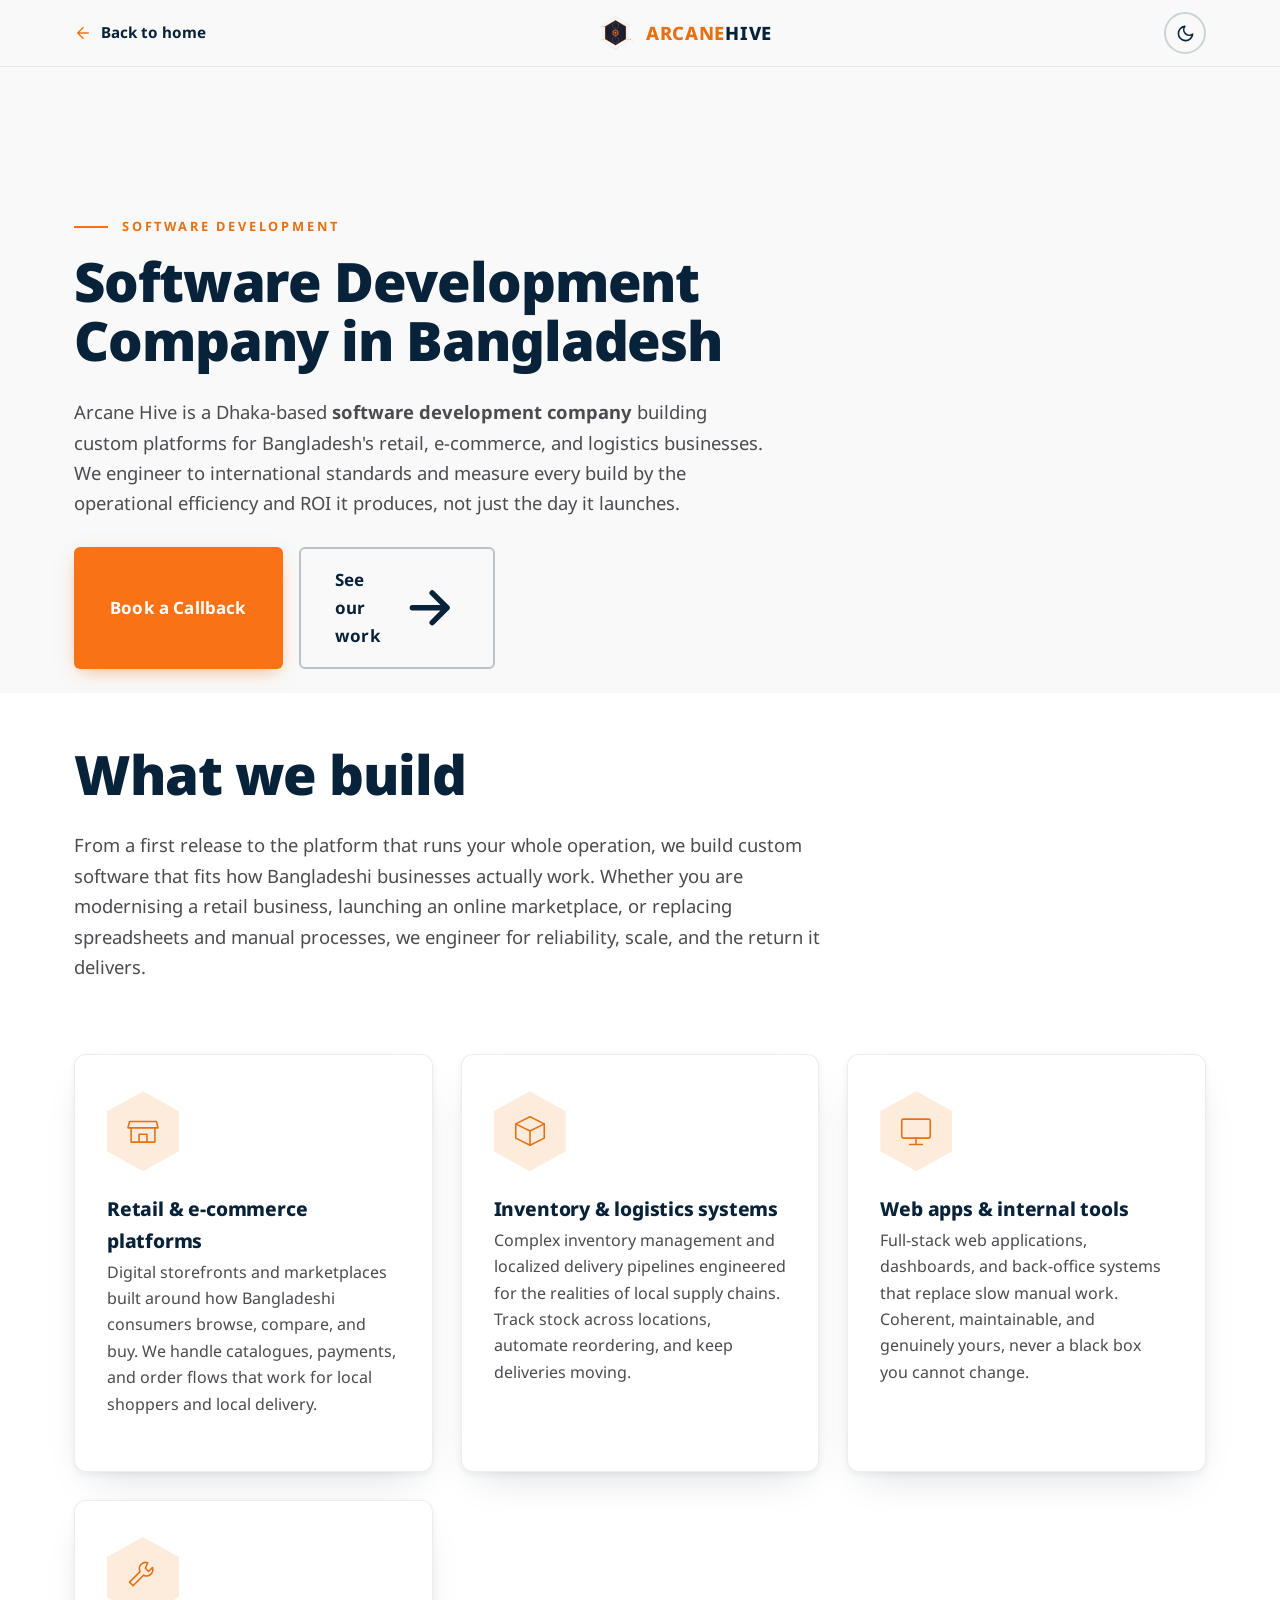
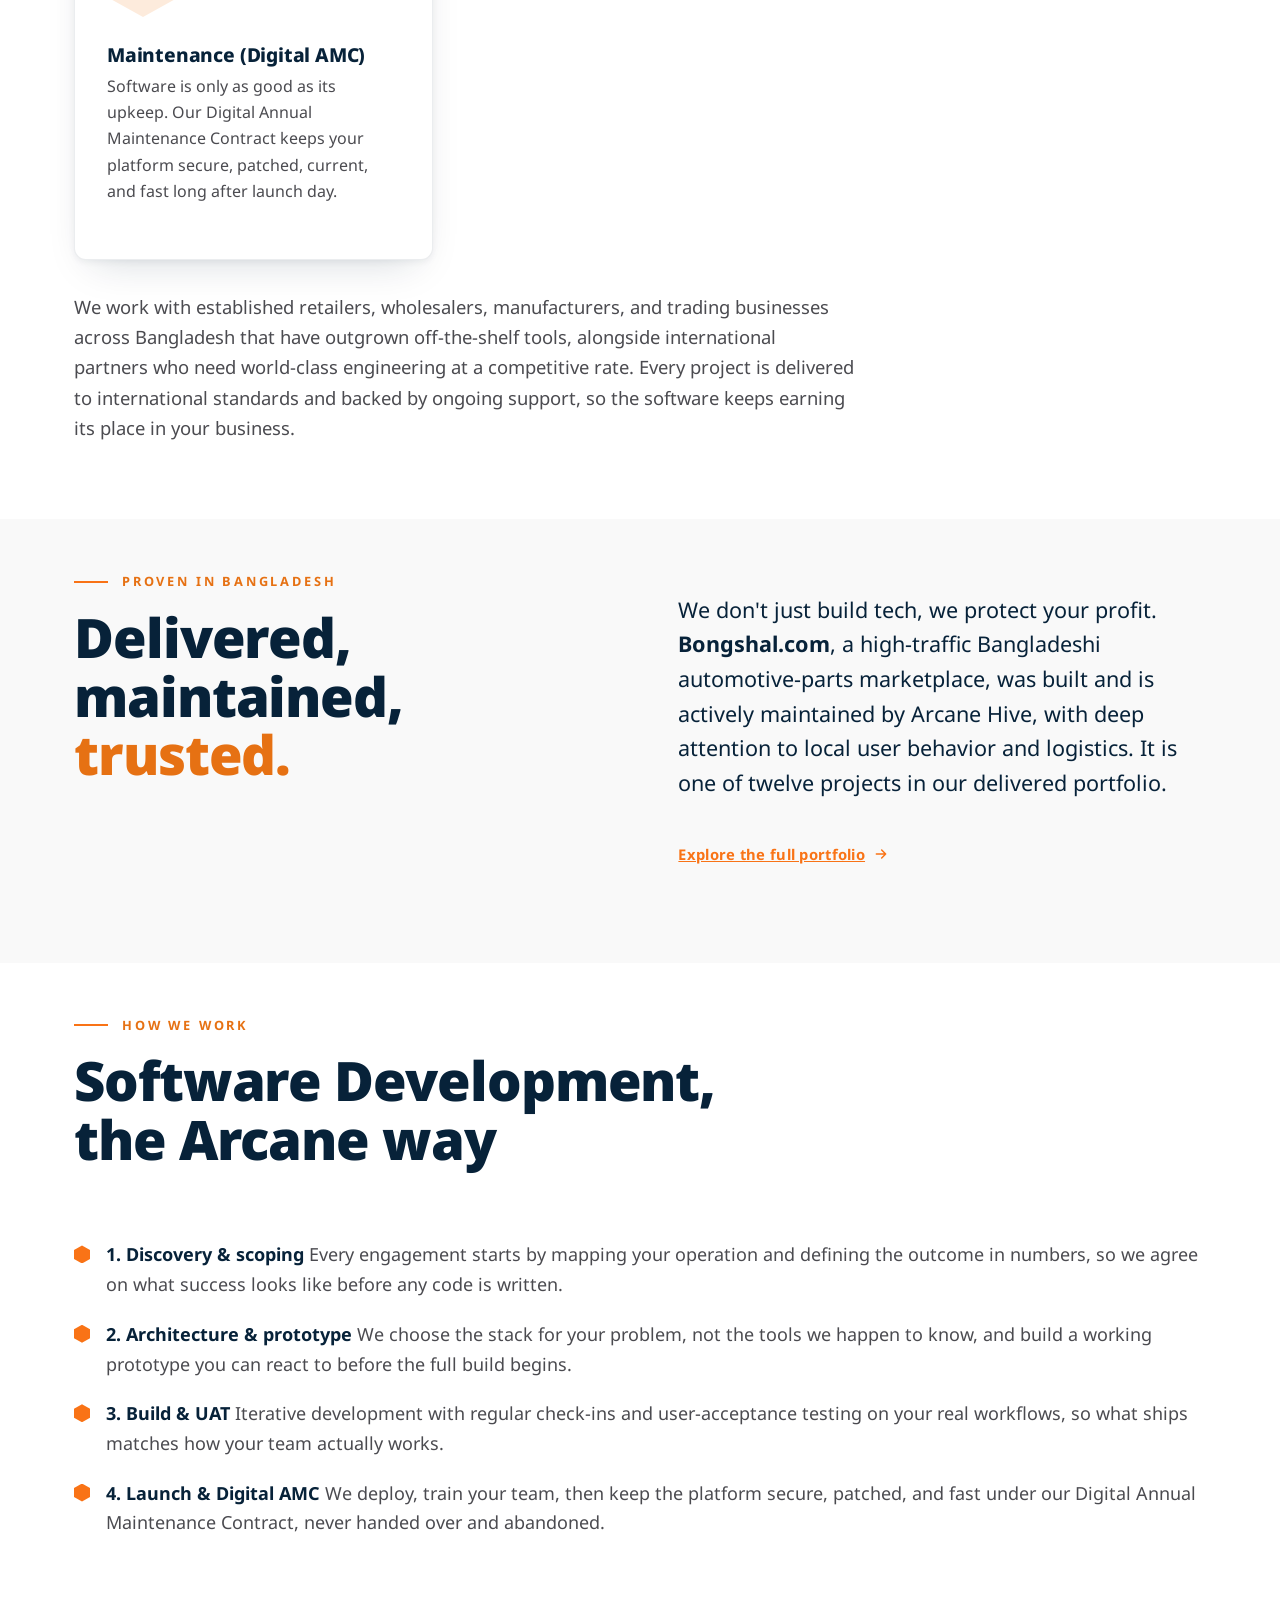
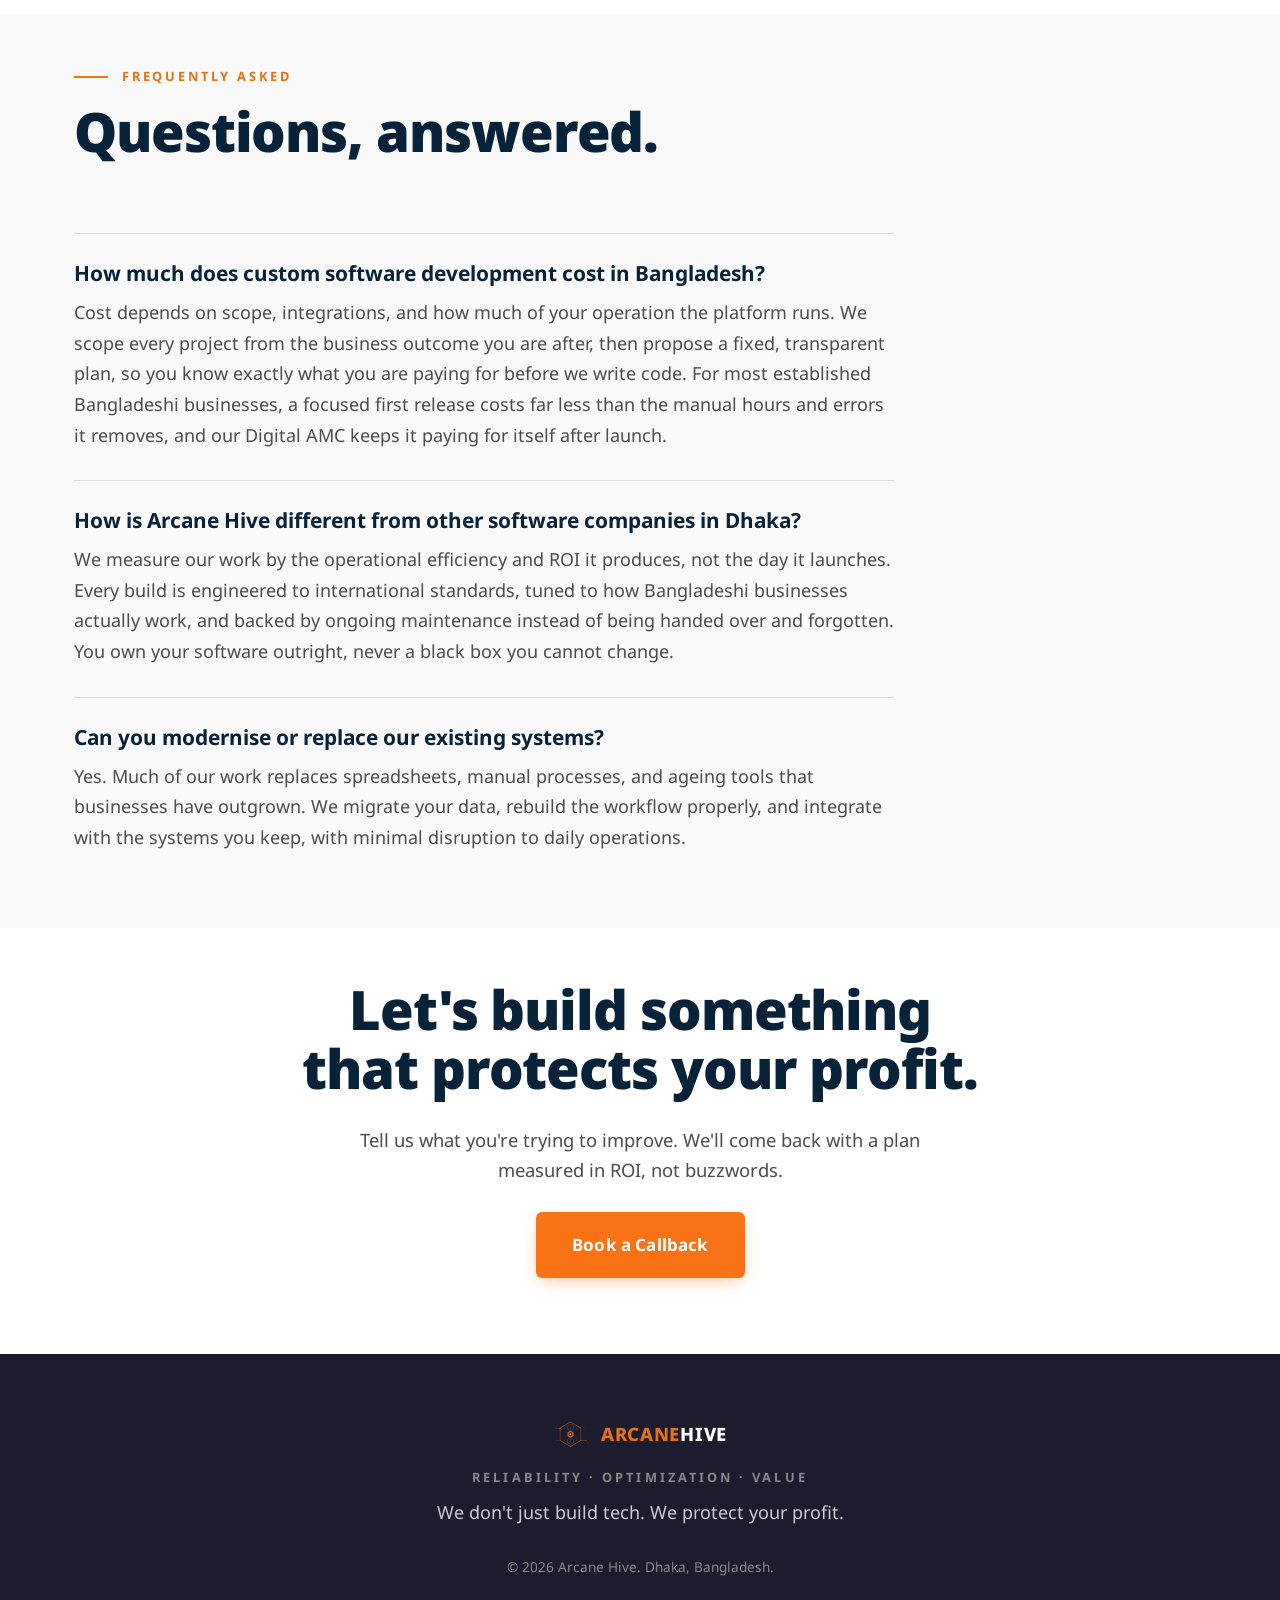
<file: site/services/software-development/index.html>
<!doctype html>
<html lang="en">
<head>
<meta charset="utf-8">
<meta name="viewport" content="width=device-width, initial-scale=1">
<title>Software Development Company in Bangladesh | Arcane Hive</title>
<meta name="description" content="Custom software development in Bangladesh: retail platforms, e-commerce, inventory and logistics systems built to international standards. Proven with Bongshal.com.">
<link rel="canonical" href="https://arcane-hive.com/services/software-development/">
<meta property="og:type" content="website">
<meta property="og:site_name" content="Arcane Hive">
<meta property="og:title" content="Software Development Company in Bangladesh | Arcane Hive">
<meta property="og:description" content="Custom software development in Bangladesh: retail platforms, e-commerce, inventory and logistics systems built to international standards. Proven with Bongshal.com.">
<meta property="og:url" content="https://arcane-hive.com/services/software-development/">
<meta property="og:image" content="https://arcane-hive.com/assets/photos/dhaka-skyline.jpg">
<meta name="twitter:card" content="summary_large_image">
<link rel="icon" type="image/svg+xml" href="../../assets/logo-mark.svg">
<link rel="preconnect" href="https://fonts.googleapis.com">
<link rel="preconnect" href="https://fonts.gstatic.com" crossorigin>
<link rel="preload" as="style" href="https://fonts.googleapis.com/css2?family=Noto+Sans:wght@400;500;700;800;900&family=Hind+Siliguri:wght@400;500;600&display=swap" onload="this.onload=null;this.rel='stylesheet'">
<noscript><link rel="stylesheet" href="https://fonts.googleapis.com/css2?family=Noto+Sans:wght@400;500;700;800;900&family=Hind+Siliguri:wght@400;500;600&display=swap"></noscript>
<link rel="stylesheet" href="../../css/style.css?v=5">
<script>document.documentElement.classList.toggle('dark', localStorage.getItem('ah-theme') === 'dark');</script>
<script type="application/ld+json">
{
  "@context": "https://schema.org",
  "@graph": [
    {
      "@type": "Service",
      "@id": "https://arcane-hive.com/services/software-development/#service",
      "name": "Software Development",
      "serviceType": "Custom Software Development",
      "url": "https://arcane-hive.com/services/software-development/",
      "description": "Custom software development in Bangladesh: retail platforms, e-commerce, inventory and logistics systems built to international standards. Proven with Bongshal.com.",
      "provider": {
        "@type": "Organization",
        "name": "Arcane Hive",
        "url": "https://arcane-hive.com/"
      },
      "areaServed": {
        "@type": "Country",
        "name": "Bangladesh"
      }
    },
    {
      "@type": "BreadcrumbList",
      "itemListElement": [
        {
          "@type": "ListItem",
          "position": 1,
          "name": "Home",
          "item": "https://arcane-hive.com/"
        },
        {
          "@type": "ListItem",
          "position": 2,
          "name": "Software Development",
          "item": "https://arcane-hive.com/services/software-development/"
        }
      ]
    }
  ]
}
</script>
</head>
<body>

<header class="pf-nav">
  <div class="pf-nav-inner">
    <a class="pf-back" href="../../index.html">
      <svg viewBox="0 0 24 24" fill="none" stroke="currentColor" stroke-width="2" stroke-linecap="round" stroke-linejoin="round" aria-hidden="true"><path d="M19 12H5M12 19l-7-7 7-7"/></svg>
      Back to home
    </a>
    <a class="brand" href="../../index.html" aria-label="Arcane Hive home">
      <img class="brand-mark" src="../../assets/logo-mark.svg" alt="" width="34" height="40">
      <span class="brand-word"><em>ARCANE</em>HIVE</span>
    </a>
    <button class="theme-toggle" type="button" aria-label="Switch to dark mode" aria-pressed="false">
      <svg class="icon-moon" viewBox="0 0 24 24" fill="none" stroke="currentColor" stroke-width="2" stroke-linecap="round" stroke-linejoin="round" aria-hidden="true"><path d="M21 12.8A9 9 0 1 1 11.2 3a7 7 0 0 0 9.8 9.8z"/></svg>
      <svg class="icon-sun" viewBox="0 0 24 24" fill="none" stroke="currentColor" stroke-width="2" stroke-linecap="round" stroke-linejoin="round" aria-hidden="true"><circle cx="12" cy="12" r="4"/><path d="M12 2v2M12 20v2M4.93 4.93l1.41 1.41M17.66 17.66l1.41 1.41M2 12h2M20 12h2M4.93 19.07l1.41-1.41M17.66 6.34l1.41-1.41"/></svg>
    </button>
  </div>
</header>

<section class="team-page-hero">
  <div class="container">
    <p class="eyebrow">Software Development</p>
    <h1 class="h-display">Software Development Company in Bangladesh</h1>
    <p class="sec-sub">Arcane Hive is a Dhaka-based <strong>software development company</strong> building custom platforms for Bangladesh's retail, e-commerce, and logistics businesses. We engineer to international standards and measure every build by the operational efficiency and ROI it produces, not just the day it launches.</p>
    <div class="hero-cta" style="margin-top:28px;">
      <a class="btn btn-primary btn-lg" href="../../index.html#contact">Book a Callback</a>
      <a class="btn btn-ghost btn-lg" href="../../projects/">See our work <svg viewBox="0 0 24 24" fill="none" stroke="currentColor" stroke-width="2.2" stroke-linecap="round" stroke-linejoin="round" aria-hidden="true"><path d="M5 12h14M13 6l6 6-6 6"/></svg></a>
    </div>
  </div>
</section>

<section class="team-page-section alt">
  <div class="container">
    <div class="sec-head"><h2 class="h-display">What we build</h2><p class="sec-sub">From a first release to the platform that runs your whole operation, we build custom software that fits how Bangladeshi businesses actually work. Whether you are modernising a retail business, launching an online marketplace, or replacing spreadsheets and manual processes, we engineer for reliability, scale, and the return it delivers.</p></div>
    <div class="cards-3">
        <article class="svc-card no-photo">
          <div class="svc-icon" aria-hidden="true"><svg viewBox="0 0 48 48" fill="none" stroke="currentColor" stroke-width="2" stroke-linecap="round" stroke-linejoin="round"><path d="M9 20v18h30V20"/><path d="M7 12h34l2 8H5z"/><path d="M19 38V28h10v10"/></svg></div>
          <h3>Retail & e-commerce platforms</h3>
          <p>Digital storefronts and marketplaces built around how Bangladeshi consumers browse, compare, and buy. We handle catalogues, payments, and order flows that work for local shoppers and local delivery.</p>
        </article>
        <article class="svc-card no-photo">
          <div class="svc-icon" aria-hidden="true"><svg viewBox="0 0 48 48" fill="none" stroke="currentColor" stroke-width="2" stroke-linecap="round" stroke-linejoin="round"><path d="M24 6 6 15v18l18 9 18-9V15z"/><path d="M6 15l18 9 18-9M24 24v18"/></svg></div>
          <h3>Inventory & logistics systems</h3>
          <p>Complex inventory management and localized delivery pipelines engineered for the realities of local supply chains. Track stock across locations, automate reordering, and keep deliveries moving.</p>
        </article>
        <article class="svc-card no-photo">
          <div class="svc-icon" aria-hidden="true"><svg viewBox="0 0 48 48" fill="none" stroke="currentColor" stroke-width="2" stroke-linecap="round" stroke-linejoin="round"><rect x="6" y="9" width="36" height="24" rx="2"/><path d="M16 41h16M24 33v8"/></svg></div>
          <h3>Web apps & internal tools</h3>
          <p>Full-stack web applications, dashboards, and back-office systems that replace slow manual work. Coherent, maintainable, and genuinely yours, never a black box you cannot change.</p>
        </article>
        <article class="svc-card no-photo">
          <div class="svc-icon" aria-hidden="true"><svg viewBox="0 0 48 48" fill="none" stroke="currentColor" stroke-width="2" stroke-linecap="round" stroke-linejoin="round"><path d="M30 6a8 8 0 0 0-9.7 11.2L7 30.5 11.5 35l13.3-13.3A8 8 0 0 0 36 12l-5 5-4-4z"/></svg></div>
          <h3>Maintenance (Digital AMC)</h3>
          <p>Software is only as good as its upkeep. Our Digital Annual Maintenance Contract keeps your platform secure, patched, current, and fast long after launch day.</p>
        </article>
    </div>
    <p class="sec-sub" style="max-width:780px;margin-top:32px;">We work with established retailers, wholesalers, manufacturers, and trading businesses across Bangladesh that have outgrown off-the-shelf tools, alongside international partners who need world-class engineering at a competitive rate. Every project is delivered to international standards and backed by ongoing support, so the software keeps earning its place in your business.</p>
  </div>
</section>

<section class="team-page-section">
  <div class="container grid-2">
    <div>
      <p class="eyebrow">Proven in Bangladesh</p>
      <h2 class="h-display">Delivered, maintained, <span class="u-orange">trusted.</span></h2>
    </div>
    <div>
      <p class="lead">We don't just build tech, we protect your profit. <strong>Bongshal.com</strong>, a high-traffic Bangladeshi automotive-parts marketplace, was built and is actively maintained by Arcane Hive, with deep attention to local user behavior and logistics. It is one of twelve projects in our delivered portfolio.</p>
      <p style="margin-top:18px;"><a class="team-view" href="../../projects/">Explore the full portfolio <svg viewBox="0 0 24 24" fill="none" stroke="currentColor" stroke-width="2.2" stroke-linecap="round" stroke-linejoin="round" aria-hidden="true"><path d="M5 12h14M13 6l6 6-6 6"/></svg></a></p>
    </div>
  </div>
</section>

<section class="team-page-section alt">
  <div class="container">
    <div class="sec-head"><p class="eyebrow">How we work</p><h2 class="h-display">Software Development, the Arcane way</h2></div>
    <div class="hex-points">
        <div class="hex-point"><span class="hex-dot"></span><div><strong>1. Discovery & scoping</strong> Every engagement starts by mapping your operation and defining the outcome in numbers, so we agree on what success looks like before any code is written.</div></div>
        <div class="hex-point"><span class="hex-dot"></span><div><strong>2. Architecture & prototype</strong> We choose the stack for your problem, not the tools we happen to know, and build a working prototype you can react to before the full build begins.</div></div>
        <div class="hex-point"><span class="hex-dot"></span><div><strong>3. Build & UAT</strong> Iterative development with regular check-ins and user-acceptance testing on your real workflows, so what ships matches how your team actually works.</div></div>
        <div class="hex-point"><span class="hex-dot"></span><div><strong>4. Launch & Digital AMC</strong> We deploy, train your team, then keep the platform secure, patched, and fast under our Digital Annual Maintenance Contract, never handed over and abandoned.</div></div>
    </div>
  </div>
</section>

<section class="team-page-section">
  <div class="container">
    <div class="sec-head"><p class="eyebrow">Frequently asked</p><h2 class="h-display">Questions, answered.</h2></div>
    <div class="faq-list">
        <div class="faq-item">
          <h3>How much does custom software development cost in Bangladesh?</h3>
          <p>Cost depends on scope, integrations, and how much of your operation the platform runs. We scope every project from the business outcome you are after, then propose a fixed, transparent plan, so you know exactly what you are paying for before we write code. For most established Bangladeshi businesses, a focused first release costs far less than the manual hours and errors it removes, and our Digital AMC keeps it paying for itself after launch.</p>
        </div>
        <div class="faq-item">
          <h3>How is Arcane Hive different from other software companies in Dhaka?</h3>
          <p>We measure our work by the operational efficiency and ROI it produces, not the day it launches. Every build is engineered to international standards, tuned to how Bangladeshi businesses actually work, and backed by ongoing maintenance instead of being handed over and forgotten. You own your software outright, never a black box you cannot change.</p>
        </div>
        <div class="faq-item">
          <h3>Can you modernise or replace our existing systems?</h3>
          <p>Yes. Much of our work replaces spreadsheets, manual processes, and ageing tools that businesses have outgrown. We migrate your data, rebuild the workflow properly, and integrate with the systems you keep, with minimal disruption to daily operations.</p>
        </div>
    </div>
  </div>
</section>

<section class="team-page-section alt">
  <div class="container" style="text-align:center;">
    <h2 class="h-display">Let's build something that protects your profit.</h2>
    <p class="sec-sub" style="margin:0 auto 26px;max-width:620px;">Tell us what you're trying to improve. We'll come back with a plan measured in ROI, not buzzwords.</p>
    <a class="btn btn-primary btn-lg" href="../../index.html#contact">Book a Callback</a>
  </div>
</section>

<footer class="footer">
  <div class="container footer-inner">
    <a class="brand brand-footer" href="../../index.html">
      <img class="brand-mark" src="../../assets/logo-mark.svg" alt="" width="32" height="37">
      <span class="brand-word"><em>ARCANE</em><span class="w">HIVE</span></span>
    </a>
    <p class="footer-tag">Reliability &middot; Optimization &middot; Value</p>
    <p class="footer-line">We don't just build tech. We protect your profit.</p>
    <p class="footer-copy">&copy; 2026 Arcane Hive. Dhaka, Bangladesh.</p>
  </div>
</footer>

<script>
(function(){
  var t = document.querySelector('.theme-toggle');
  function apply(d){
    document.documentElement.classList.toggle('dark', d);
    t.setAttribute('aria-pressed', String(d));
    t.setAttribute('aria-label', d ? 'Switch to light mode' : 'Switch to dark mode');
  }
  t.addEventListener('click', function(){
    var d = !document.documentElement.classList.contains('dark');
    localStorage.setItem('ah-theme', d ? 'dark' : 'light');
    apply(d);
  });
  apply(document.documentElement.classList.contains('dark'));
})();
</script>
</body>
</html>
</file>
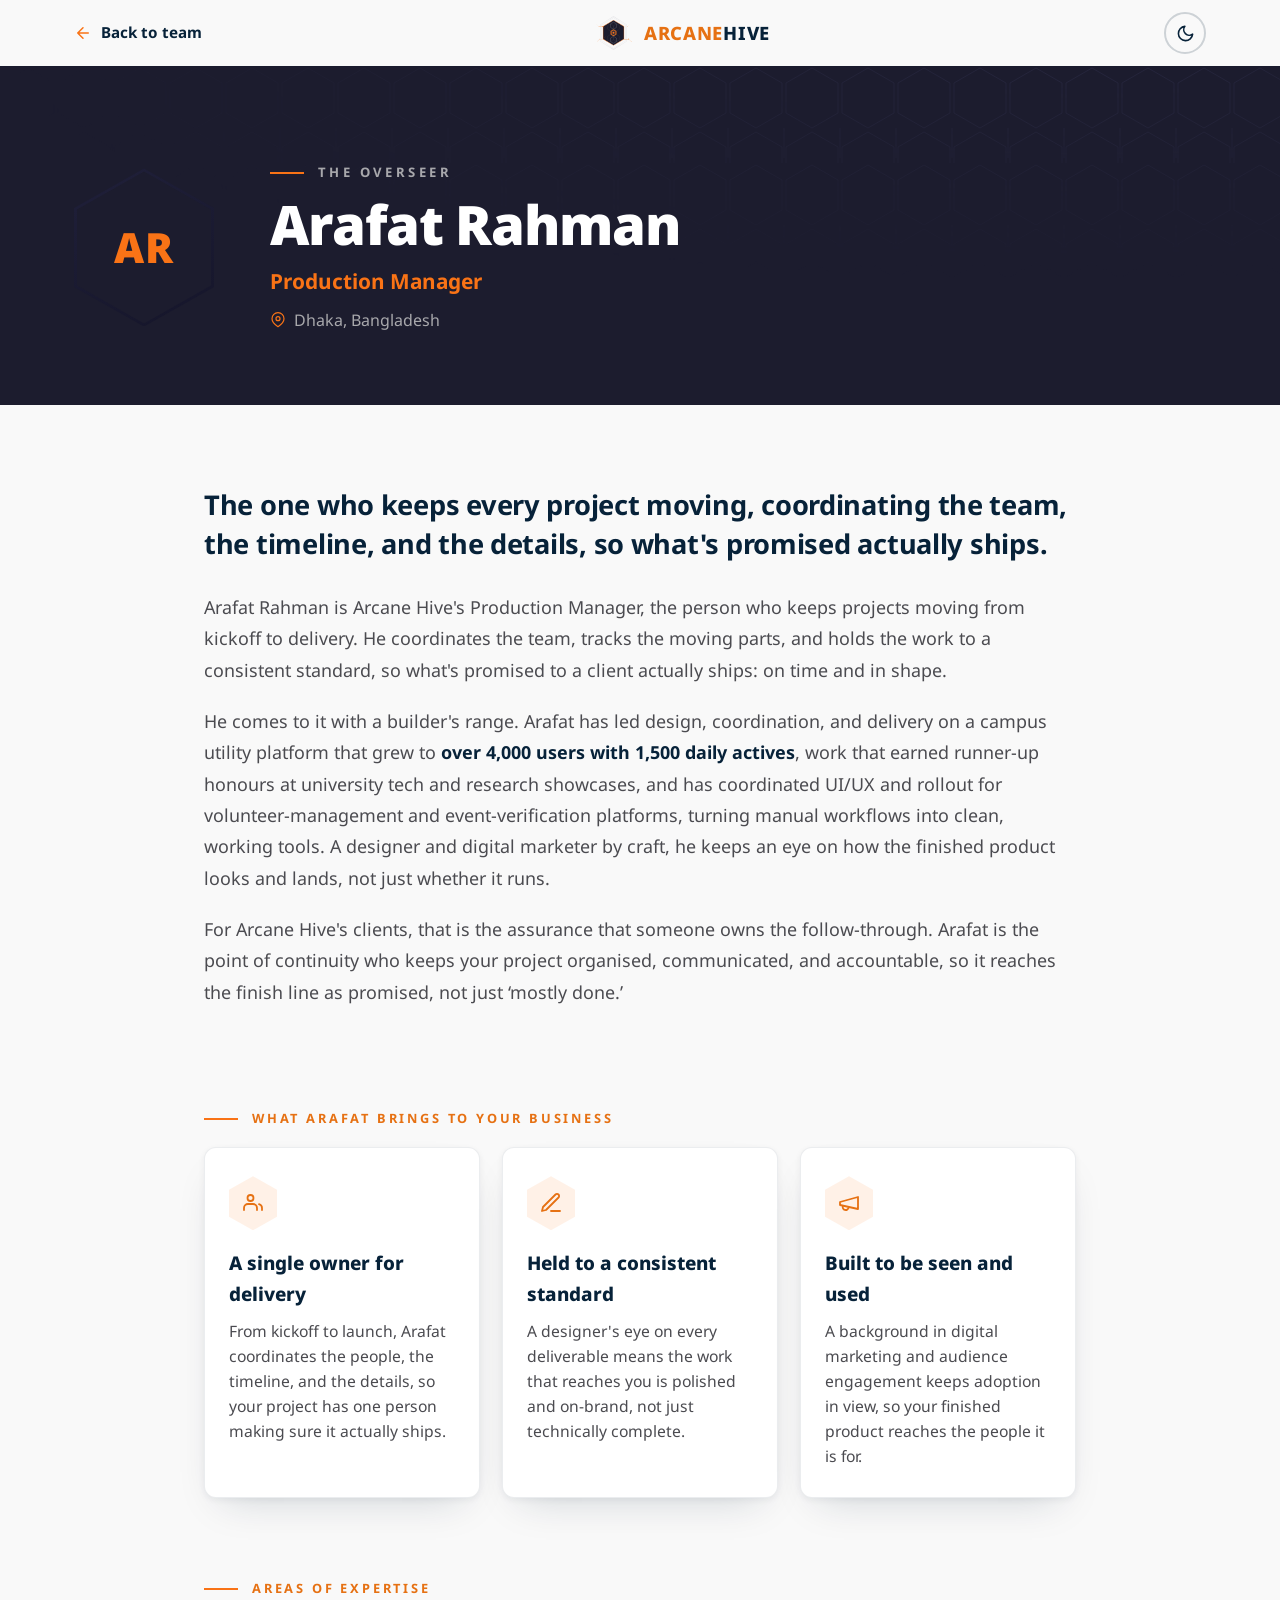
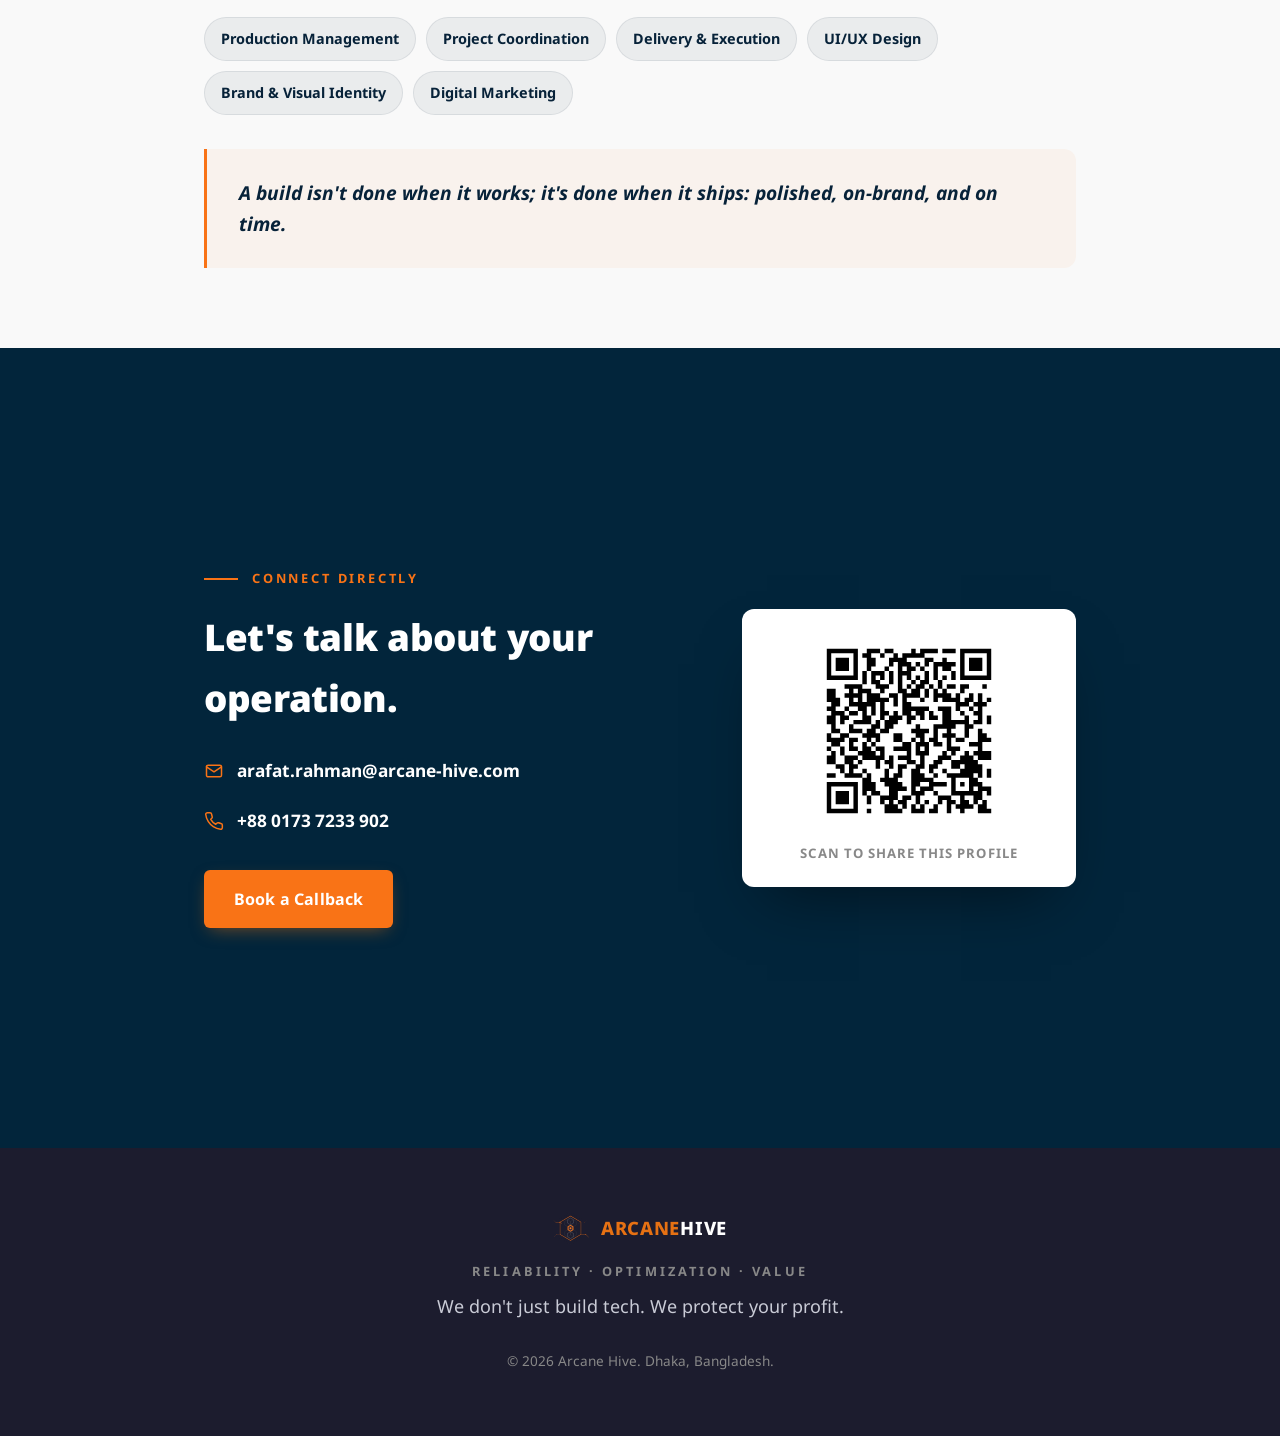
<file: site/team/arafat/index.html>
<!doctype html>
<html lang="en">
<head>
<meta charset="utf-8">
<meta name="viewport" content="width=device-width, initial-scale=1">
<title>Arafat Rahman | Arcane Hive</title>
<meta name="description" content="Arafat Rahman, Production Manager at Arcane Hive. Keeps projects coordinated, on-brand, and shipping from kickoff to delivery.">
<link rel="canonical" href="https://arcane-hive.com/team/arafat/">
<meta property="og:type" content="profile">
<meta property="og:site_name" content="Arcane Hive">
<meta property="og:title" content="Arafat Rahman | Arcane Hive">
<meta property="og:description" content="Arafat Rahman, Production Manager at Arcane Hive. Keeps projects coordinated, on-brand, and shipping from kickoff to delivery.">
<meta property="og:url" content="https://arcane-hive.com/team/arafat/">
<meta property="og:image" content="https://arcane-hive.com/assets/photos/dhaka-skyline.jpg">
<meta name="twitter:card" content="summary_large_image">
<meta name="twitter:title" content="Arafat Rahman | Arcane Hive">
<meta name="twitter:description" content="Arafat Rahman, Production Manager at Arcane Hive. Keeps projects coordinated, on-brand, and shipping from kickoff to delivery.">
<meta name="twitter:image" content="https://arcane-hive.com/assets/photos/dhaka-skyline.jpg">
<link rel="icon" type="image/svg+xml" href="../../assets/logo-mark.svg">
<link rel="preconnect" href="https://fonts.googleapis.com">
<link rel="preconnect" href="https://fonts.gstatic.com" crossorigin>
<link rel="preload" as="style" href="https://fonts.googleapis.com/css2?family=Noto+Sans:wght@400;500;700;800;900&family=Hind+Siliguri:wght@400;500;600&display=swap" onload="this.onload=null;this.rel='stylesheet'">
<noscript><link rel="stylesheet" href="https://fonts.googleapis.com/css2?family=Noto+Sans:wght@400;500;700;800;900&family=Hind+Siliguri:wght@400;500;600&display=swap"></noscript>
<link rel="stylesheet" href="../../css/style.css?v=5">
<script>document.documentElement.classList.toggle('dark', localStorage.getItem('ah-theme') === 'dark');</script>
<script type="application/ld+json">
{
  "@context": "https://schema.org",
  "@graph": [
    {
      "@type": "Person",
      "@id": "https://arcane-hive.com/team/arafat/#person",
      "name": "Arafat Rahman",
      "jobTitle": "Production Manager",
      "url": "https://arcane-hive.com/team/arafat/",
      "worksFor": {
        "@type": "Organization",
        "name": "Arcane Hive",
        "url": "https://arcane-hive.com/"
      }
    },
    {
      "@type": "BreadcrumbList",
      "itemListElement": [
        {
          "@type": "ListItem",
          "position": 1,
          "name": "Home",
          "item": "https://arcane-hive.com/"
        },
        {
          "@type": "ListItem",
          "position": 2,
          "name": "Team",
          "item": "https://arcane-hive.com/team/"
        },
        {
          "@type": "ListItem",
          "position": 3,
          "name": "Arafat Rahman",
          "item": "https://arcane-hive.com/team/arafat/"
        }
      ]
    }
  ]
}
</script>
</head>
<body>

<header class="pf-nav">
  <div class="pf-nav-inner">
    <a class="pf-back" href="../">
      <svg viewBox="0 0 24 24" fill="none" stroke="currentColor" stroke-width="2" stroke-linecap="round" stroke-linejoin="round" aria-hidden="true"><path d="M19 12H5M12 19l-7-7 7-7"/></svg>
      Back to team
    </a>
    <a class="brand" href="../../index.html" aria-label="Arcane Hive home">
      <img class="brand-mark" src="../../assets/logo-mark.svg" alt="" width="34" height="40">
      <span class="brand-word"><em>ARCANE</em>HIVE</span>
    </a>
    <button class="theme-toggle" type="button" aria-label="Switch to dark mode" aria-pressed="false">
      <svg class="icon-moon" viewBox="0 0 24 24" fill="none" stroke="currentColor" stroke-width="2" stroke-linecap="round" stroke-linejoin="round" aria-hidden="true"><path d="M21 12.8A9 9 0 1 1 11.2 3a7 7 0 0 0 9.8 9.8z"/></svg>
      <svg class="icon-sun" viewBox="0 0 24 24" fill="none" stroke="currentColor" stroke-width="2" stroke-linecap="round" stroke-linejoin="round" aria-hidden="true"><circle cx="12" cy="12" r="4"/><path d="M12 2v2M12 20v2M4.93 4.93l1.41 1.41M17.66 17.66l1.41 1.41M2 12h2M20 12h2M4.93 19.07l1.41-1.41M17.66 6.34l1.41-1.41"/></svg>
    </button>
  </div>
</header>

<section class="pf-hero">
  <div class="hex-bg" aria-hidden="true"></div>
  <div class="container pf-hero-inner">
    <div class="pf-emblem" aria-hidden="true"><span class="pf-initials">AR</span></div>
    <div class="pf-head">
      <p class="pf-epithet">The Overseer</p>
      <h1 class="pf-name">Arafat Rahman</h1>
      <p class="pf-role">Production Manager</p>
      <p class="pf-location"><svg viewBox="0 0 24 24" fill="none" stroke="currentColor" stroke-width="1.8" stroke-linecap="round" stroke-linejoin="round" aria-hidden="true"><path d="M21 10c0 6-9 12-9 12s-9-6-9-12a9 9 0 0 1 18 0z"/><circle cx="12" cy="10" r="3"/></svg> Dhaka, Bangladesh</p>
    </div>
  </div>
</section>

<main class="pf-body">
  <section class="pf-section">
    <p class="pf-lead">The one who keeps every project moving, coordinating the team, the timeline, and the details, so what's promised actually ships.</p>
    <div class="pf-narrative">
      <p>Arafat Rahman is Arcane Hive's Production Manager, the person who keeps projects moving from kickoff to delivery. He coordinates the team, tracks the moving parts, and holds the work to a consistent standard, so what's promised to a client actually ships: on time and in shape.</p>
      <p>He comes to it with a builder's range. Arafat has led design, coordination, and delivery on a campus utility platform that grew to <strong>over 4,000 users with 1,500 daily actives</strong>, work that earned runner-up honours at university tech and research showcases, and has coordinated UI/UX and rollout for volunteer-management and event-verification platforms, turning manual workflows into clean, working tools. A designer and digital marketer by craft, he keeps an eye on how the finished product looks and lands, not just whether it runs.</p>
      <p>For Arcane Hive's clients, that is the assurance that someone owns the follow-through. Arafat is the point of continuity who keeps your project organised, communicated, and accountable, so it reaches the finish line as promised, not just &lsquo;mostly done.&rsquo;</p>
    </div>
  </section>
  <section class="pf-section" style="padding-top:0;">
    <p class="pf-eyebrow">What Arafat brings to your business</p>
    <div class="pf-benefits">
      <article class="pf-benefit">
        <div class="hexicon"><svg viewBox="0 0 24 24" fill="none" stroke="currentColor" stroke-width="1.8" stroke-linecap="round" stroke-linejoin="round" aria-hidden="true"><path d="M16 19v-2a4 4 0 0 0-4-4H7a4 4 0 0 0-4 4v2"/><circle cx="9.5" cy="7" r="3"/><path d="M21 19v-2a4 4 0 0 0-3-3.87"/></svg></div>
        <h3>A single owner for delivery</h3>
        <p>From kickoff to launch, Arafat coordinates the people, the timeline, and the details, so your project has one person making sure it actually ships.</p>
      </article>
      <article class="pf-benefit">
        <div class="hexicon"><svg viewBox="0 0 24 24" fill="none" stroke="currentColor" stroke-width="1.8" stroke-linecap="round" stroke-linejoin="round" aria-hidden="true"><path d="M12 20h9"/><path d="M16.5 3.5a2.121 2.121 0 0 1 3 3L7 19l-4 1 1-4z"/></svg></div>
        <h3>Held to a consistent standard</h3>
        <p>A designer's eye on every deliverable means the work that reaches you is polished and on-brand, not just technically complete.</p>
      </article>
      <article class="pf-benefit">
        <div class="hexicon"><svg viewBox="0 0 24 24" fill="none" stroke="currentColor" stroke-width="1.8" stroke-linecap="round" stroke-linejoin="round" aria-hidden="true"><path d="m3 11 18-5v12L3 14v-3z"/><path d="M11.6 16.8a3 3 0 1 1-5.8-1.6"/></svg></div>
        <h3>Built to be seen and used</h3>
        <p>A background in digital marketing and audience engagement keeps adoption in view, so your finished product reaches the people it is for.</p>
      </article>
    </div>
  </section>
  <section class="pf-section" style="padding-top:0;">
    <p class="pf-eyebrow">Areas of expertise</p>
    <ul class="pf-tags">
        <li>Production Management</li>
        <li>Project Coordination</li>
        <li>Delivery &amp; Execution</li>
        <li>UI/UX Design</li>
        <li>Brand &amp; Visual Identity</li>
        <li>Digital Marketing</li>
    </ul>
    <div class="pf-quote" style="margin-top:34px;"><p>A build isn't done when it works; it's done when it ships: polished, on-brand, and on time.</p></div>
  </section>
</main>

<section class="pf-connect">
  <div class="pf-connect-inner">
    <div>
      <p class="pf-eyebrow">Connect directly</p>
      <h2>Let's talk about your operation.</h2>
      <div class="pf-connect-lines">
                <a class="pf-cline" href="mailto:arafat.rahman@arcane-hive.com"><svg viewBox="0 0 24 24" fill="none" stroke="currentColor" stroke-width="1.8" stroke-linecap="round" stroke-linejoin="round" aria-hidden="true"><rect x="3" y="5" width="18" height="14" rx="2"/><path d="m3 7 9 6 9-6"/></svg>arafat.rahman@arcane-hive.com</a>
        <a class="pf-cline" href="tel:+8801737233902"><svg viewBox="0 0 24 24" fill="none" stroke="currentColor" stroke-width="1.8" stroke-linecap="round" stroke-linejoin="round" aria-hidden="true"><path d="M22 16.92v3a2 2 0 0 1-2.18 2 19.8 19.8 0 0 1-8.63-3.07 19.5 19.5 0 0 1-6-6A19.8 19.8 0 0 1 2.09 4.18 2 2 0 0 1 4.11 2h3a2 2 0 0 1 2 1.72c.13.96.36 1.9.7 2.81a2 2 0 0 1-.45 2.11L8.09 9.91a16 16 0 0 0 6 6l1.27-1.27a2 2 0 0 1 2.11-.45c.91.34 1.85.57 2.81.7A2 2 0 0 1 22 16.92z"/></svg>+88 0173 7233 902</a>
      </div>
      <a class="btn btn-primary" href="../../index.html#contact">Book a Callback</a>
    </div>
    <div class="pf-qr">
      <img src="../../assets/qr/arafat.svg" alt="QR code linking to Arafat Rahman's profile" width="200" height="200">
      <p>Scan to share this profile</p>
    </div>
  </div>
</section>

<footer class="footer">
  <div class="container footer-inner">
    <a class="brand brand-footer" href="../../index.html">
      <img class="brand-mark" src="../../assets/logo-mark.svg" alt="" width="32" height="37">
      <span class="brand-word"><em>ARCANE</em><span class="w">HIVE</span></span>
    </a>
    <p class="footer-tag">Reliability &middot; Optimization &middot; Value</p>
    <p class="footer-line">We don't just build tech. We protect your profit.</p>
    <p class="footer-copy">&copy; 2026 Arcane Hive. Dhaka, Bangladesh.</p>
  </div>
</footer>

<script>
(function(){
  var t = document.querySelector('.theme-toggle');
  function apply(d){
    document.documentElement.classList.toggle('dark', d);
    t.setAttribute('aria-pressed', String(d));
    t.setAttribute('aria-label', d ? 'Switch to light mode' : 'Switch to dark mode');
  }
  t.addEventListener('click', function(){
    var d = !document.documentElement.classList.contains('dark');
    localStorage.setItem('ah-theme', d ? 'dark' : 'light');
    apply(d);
  });
  apply(document.documentElement.classList.contains('dark'));
})();
</script>
</body>
</html>
</file>
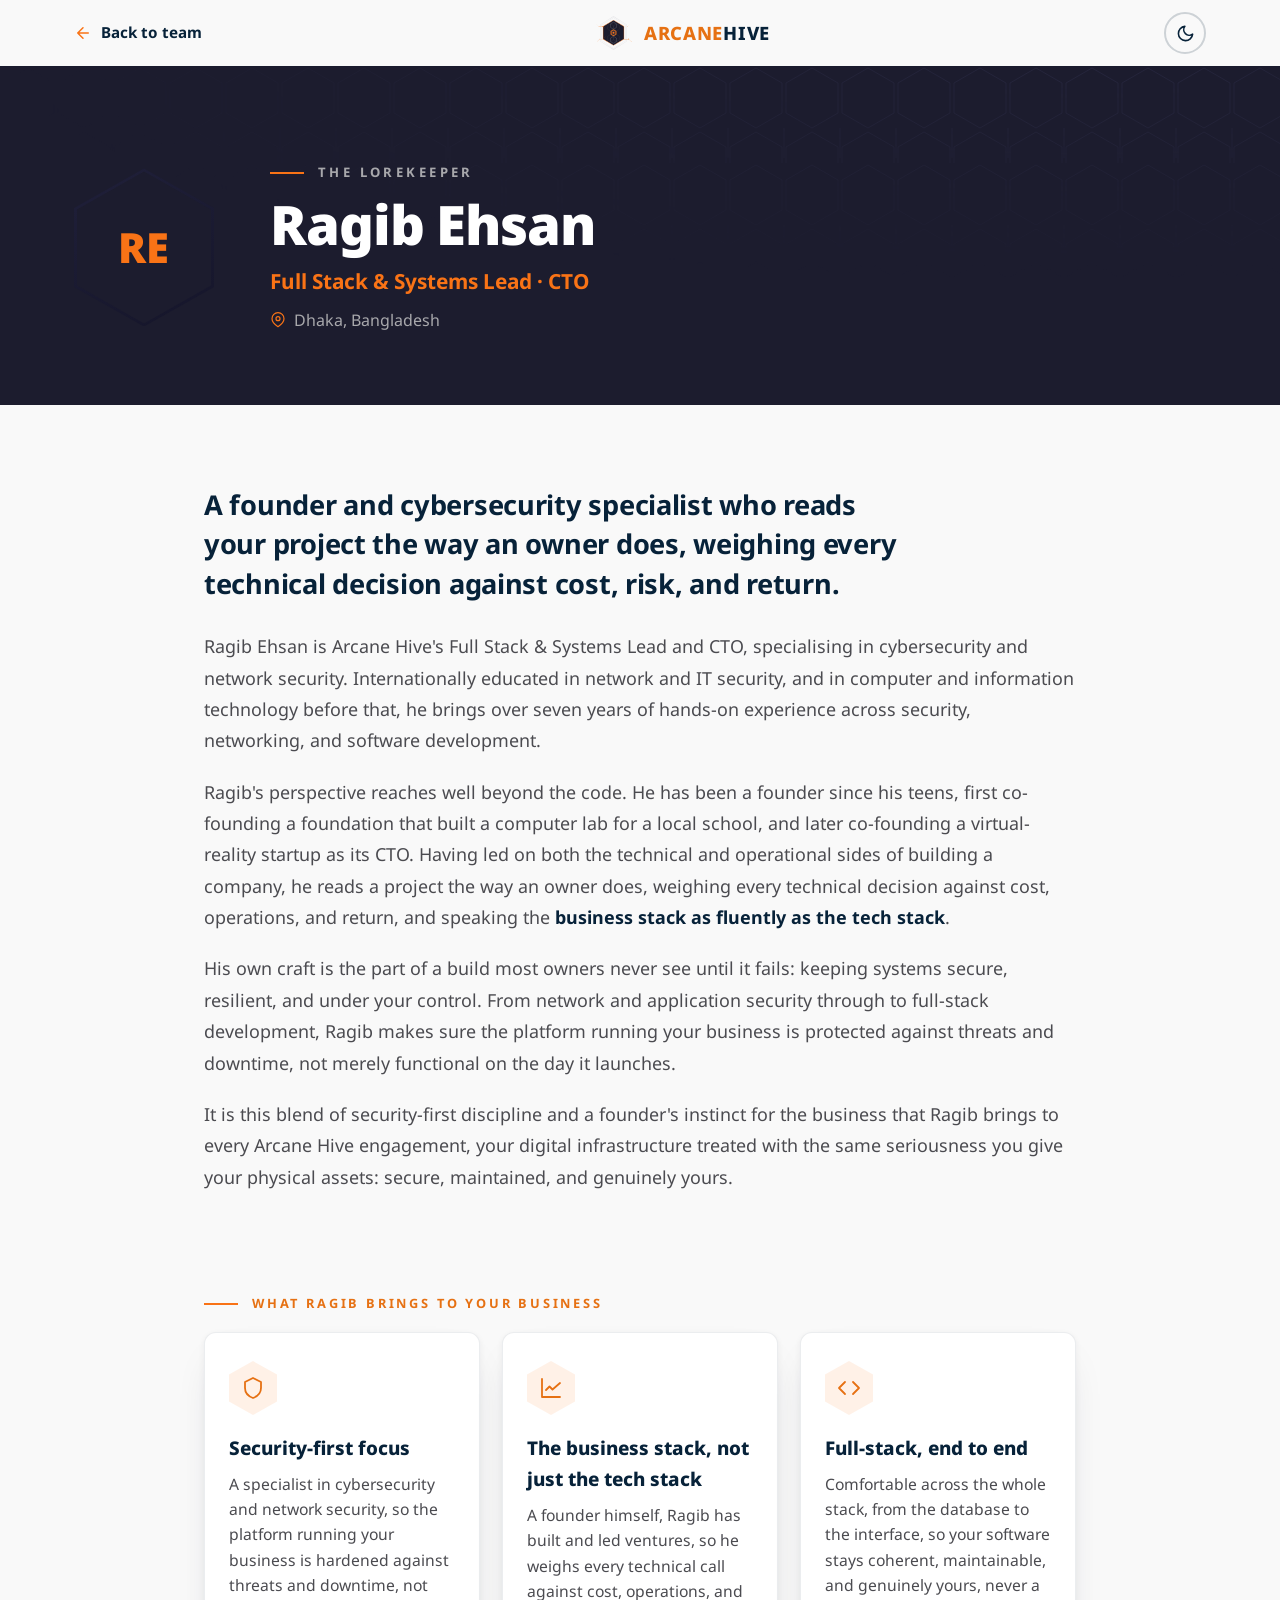
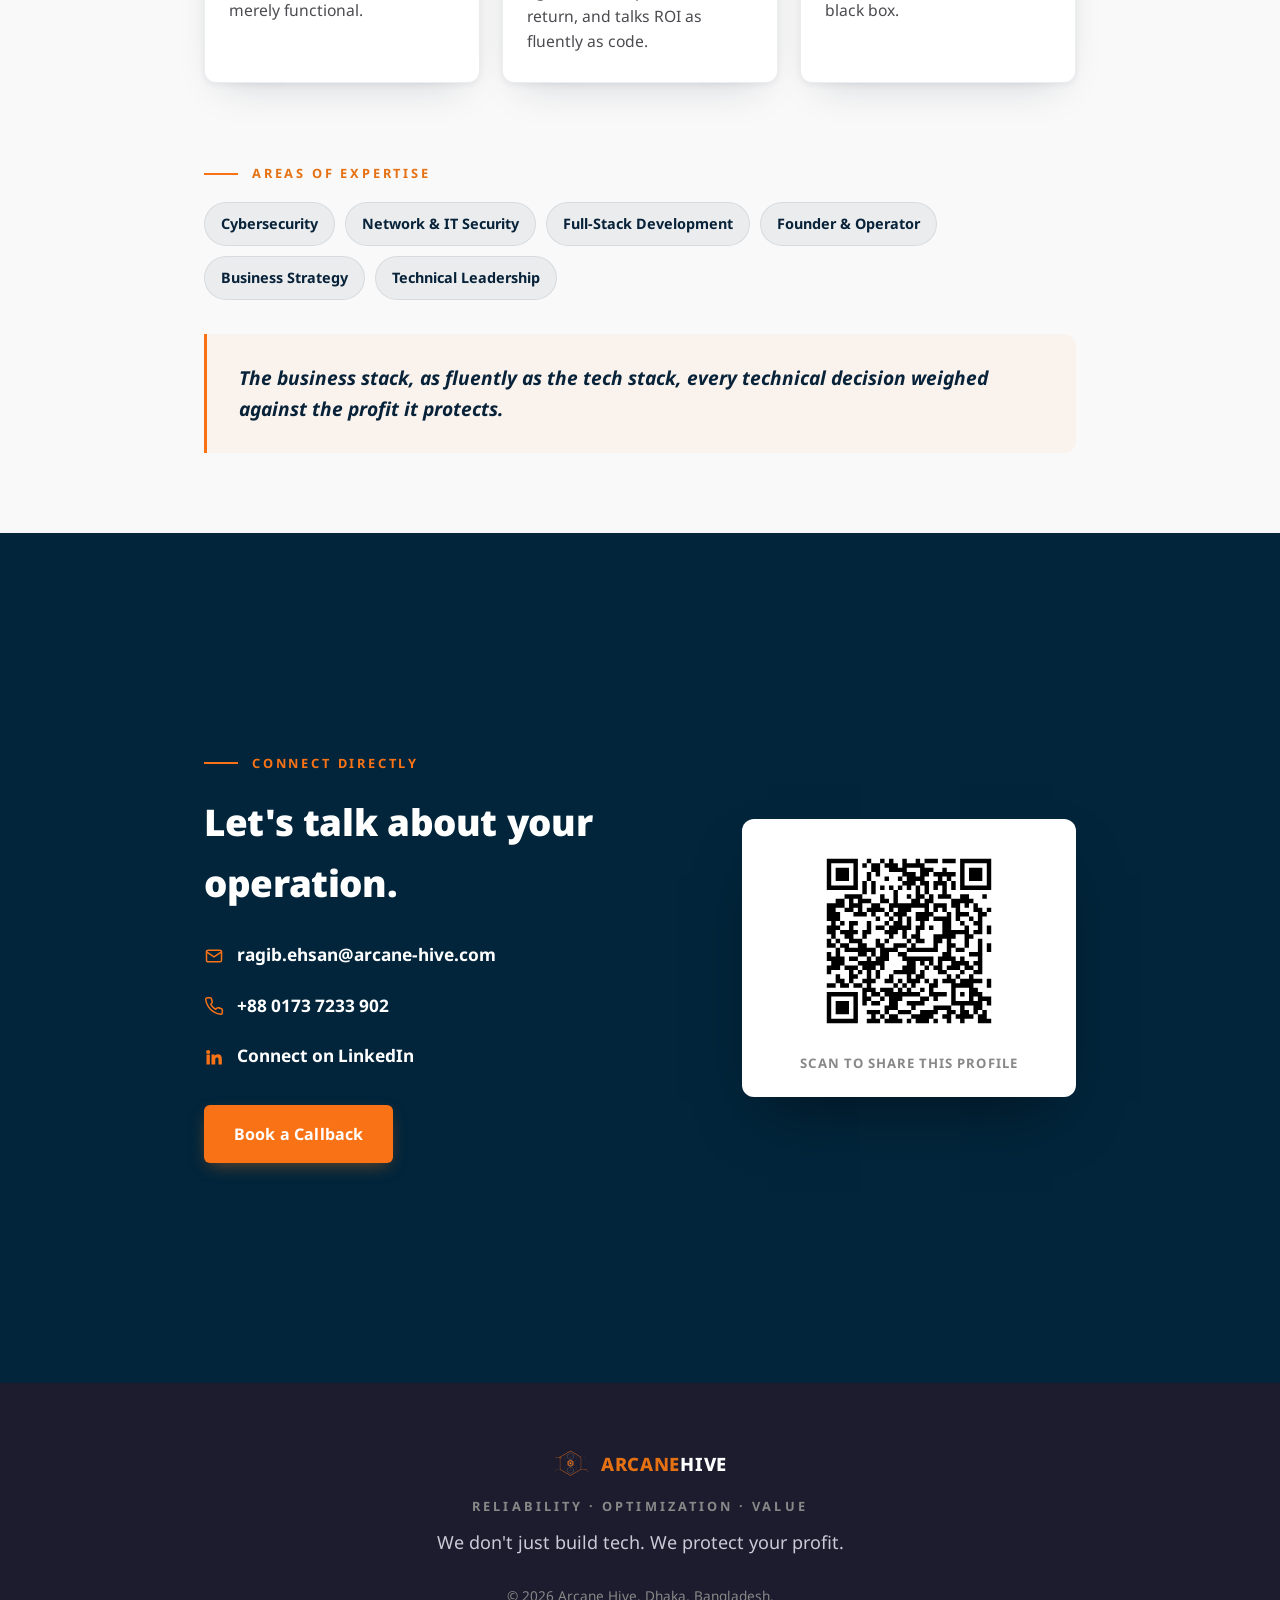
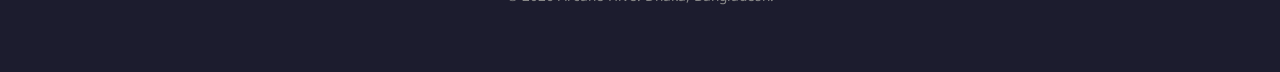
<file: site/team/ragib/index.html>
<!doctype html>
<html lang="en">
<head>
<meta charset="utf-8">
<meta name="viewport" content="width=device-width, initial-scale=1">
<title>Ragib Ehsan | Arcane Hive</title>
<meta name="description" content="Ragib Ehsan, Full Stack & Systems Lead (CTO) at Arcane Hive. A founder, cybersecurity and network-security specialist, and full-stack developer who pairs technical depth with a grasp of the business stack.">
<link rel="canonical" href="https://arcane-hive.com/team/ragib/">
<meta property="og:type" content="profile">
<meta property="og:site_name" content="Arcane Hive">
<meta property="og:title" content="Ragib Ehsan | Arcane Hive">
<meta property="og:description" content="Ragib Ehsan, Full Stack & Systems Lead (CTO) at Arcane Hive. A founder, cybersecurity and network-security specialist, and full-stack developer who pairs technical depth with a grasp of the business stack.">
<meta property="og:url" content="https://arcane-hive.com/team/ragib/">
<meta property="og:image" content="https://arcane-hive.com/assets/photos/dhaka-skyline.jpg">
<meta name="twitter:card" content="summary_large_image">
<meta name="twitter:title" content="Ragib Ehsan | Arcane Hive">
<meta name="twitter:description" content="Ragib Ehsan, Full Stack & Systems Lead (CTO) at Arcane Hive. A founder, cybersecurity and network-security specialist, and full-stack developer who pairs technical depth with a grasp of the business stack.">
<meta name="twitter:image" content="https://arcane-hive.com/assets/photos/dhaka-skyline.jpg">
<link rel="icon" type="image/svg+xml" href="../../assets/logo-mark.svg">
<link rel="preconnect" href="https://fonts.googleapis.com">
<link rel="preconnect" href="https://fonts.gstatic.com" crossorigin>
<link rel="preload" as="style" href="https://fonts.googleapis.com/css2?family=Noto+Sans:wght@400;500;700;800;900&family=Hind+Siliguri:wght@400;500;600&display=swap" onload="this.onload=null;this.rel='stylesheet'">
<noscript><link rel="stylesheet" href="https://fonts.googleapis.com/css2?family=Noto+Sans:wght@400;500;700;800;900&family=Hind+Siliguri:wght@400;500;600&display=swap"></noscript>
<link rel="stylesheet" href="../../css/style.css?v=5">
<script>document.documentElement.classList.toggle('dark', localStorage.getItem('ah-theme') === 'dark');</script>
<script type="application/ld+json">
{
  "@context": "https://schema.org",
  "@graph": [
    {
      "@type": "Person",
      "@id": "https://arcane-hive.com/team/ragib/#person",
      "name": "Ragib Ehsan",
      "jobTitle": "Full Stack & Systems Lead · CTO",
      "url": "https://arcane-hive.com/team/ragib/",
      "worksFor": {
        "@type": "Organization",
        "name": "Arcane Hive",
        "url": "https://arcane-hive.com/"
      },
      "sameAs": [
        "https://www.linkedin.com/in/ragib-ehsan/"
      ]
    },
    {
      "@type": "BreadcrumbList",
      "itemListElement": [
        {
          "@type": "ListItem",
          "position": 1,
          "name": "Home",
          "item": "https://arcane-hive.com/"
        },
        {
          "@type": "ListItem",
          "position": 2,
          "name": "Team",
          "item": "https://arcane-hive.com/team/"
        },
        {
          "@type": "ListItem",
          "position": 3,
          "name": "Ragib Ehsan",
          "item": "https://arcane-hive.com/team/ragib/"
        }
      ]
    }
  ]
}
</script>
</head>
<body>

<header class="pf-nav">
  <div class="pf-nav-inner">
    <a class="pf-back" href="../">
      <svg viewBox="0 0 24 24" fill="none" stroke="currentColor" stroke-width="2" stroke-linecap="round" stroke-linejoin="round" aria-hidden="true"><path d="M19 12H5M12 19l-7-7 7-7"/></svg>
      Back to team
    </a>
    <a class="brand" href="../../index.html" aria-label="Arcane Hive home">
      <img class="brand-mark" src="../../assets/logo-mark.svg" alt="" width="34" height="40">
      <span class="brand-word"><em>ARCANE</em>HIVE</span>
    </a>
    <button class="theme-toggle" type="button" aria-label="Switch to dark mode" aria-pressed="false">
      <svg class="icon-moon" viewBox="0 0 24 24" fill="none" stroke="currentColor" stroke-width="2" stroke-linecap="round" stroke-linejoin="round" aria-hidden="true"><path d="M21 12.8A9 9 0 1 1 11.2 3a7 7 0 0 0 9.8 9.8z"/></svg>
      <svg class="icon-sun" viewBox="0 0 24 24" fill="none" stroke="currentColor" stroke-width="2" stroke-linecap="round" stroke-linejoin="round" aria-hidden="true"><circle cx="12" cy="12" r="4"/><path d="M12 2v2M12 20v2M4.93 4.93l1.41 1.41M17.66 17.66l1.41 1.41M2 12h2M20 12h2M4.93 19.07l1.41-1.41M17.66 6.34l1.41-1.41"/></svg>
    </button>
  </div>
</header>

<section class="pf-hero">
  <div class="hex-bg" aria-hidden="true"></div>
  <div class="container pf-hero-inner">
    <div class="pf-emblem" aria-hidden="true"><span class="pf-initials">RE</span></div>
    <div class="pf-head">
      <p class="pf-epithet">The Lorekeeper</p>
      <h1 class="pf-name">Ragib Ehsan</h1>
      <p class="pf-role">Full Stack &amp; Systems Lead &middot; CTO</p>
      <p class="pf-location"><svg viewBox="0 0 24 24" fill="none" stroke="currentColor" stroke-width="1.8" stroke-linecap="round" stroke-linejoin="round" aria-hidden="true"><path d="M21 10c0 6-9 12-9 12s-9-6-9-12a9 9 0 0 1 18 0z"/><circle cx="12" cy="10" r="3"/></svg> Dhaka, Bangladesh</p>
    </div>
  </div>
</section>

<main class="pf-body">
  <section class="pf-section">
    <p class="pf-lead">A founder and cybersecurity specialist who reads your project the way an owner does, weighing every technical decision against cost, risk, and return.</p>
    <div class="pf-narrative">
      <p>Ragib Ehsan is Arcane Hive's Full Stack &amp; Systems Lead and CTO, specialising in cybersecurity and network security. Internationally educated in network and IT security, and in computer and information technology before that, he brings over seven years of hands-on experience across security, networking, and software development.</p>
      <p>Ragib's perspective reaches well beyond the code. He has been a founder since his teens, first co-founding a foundation that built a computer lab for a local school, and later co-founding a virtual-reality startup as its CTO. Having led on both the technical and operational sides of building a company, he reads a project the way an owner does, weighing every technical decision against cost, operations, and return, and speaking the <strong>business stack as fluently as the tech stack</strong>.</p>
      <p>His own craft is the part of a build most owners never see until it fails: keeping systems secure, resilient, and under your control. From network and application security through to full-stack development, Ragib makes sure the platform running your business is protected against threats and downtime, not merely functional on the day it launches.</p>
      <p>It is this blend of security-first discipline and a founder's instinct for the business that Ragib brings to every Arcane Hive engagement, your digital infrastructure treated with the same seriousness you give your physical assets: secure, maintained, and genuinely yours.</p>
    </div>
  </section>
  <section class="pf-section" style="padding-top:0;">
    <p class="pf-eyebrow">What Ragib brings to your business</p>
    <div class="pf-benefits">
      <article class="pf-benefit">
        <div class="hexicon"><svg viewBox="0 0 24 24" fill="none" stroke="currentColor" stroke-width="1.8" stroke-linecap="round" stroke-linejoin="round" aria-hidden="true"><path d="M12 2 4 6v6c0 5 3.5 8.3 8 10 4.5-1.7 8-5 8-10V6z"/></svg></div>
        <h3>Security-first focus</h3>
        <p>A specialist in cybersecurity and network security, so the platform running your business is hardened against threats and downtime, not merely functional.</p>
      </article>
      <article class="pf-benefit">
        <div class="hexicon"><svg viewBox="0 0 24 24" fill="none" stroke="currentColor" stroke-width="1.8" stroke-linecap="round" stroke-linejoin="round" aria-hidden="true"><path d="M3 3v18h18"/><path d="M7 14l3.5-3.5 3 3L21 7"/></svg></div>
        <h3>The business stack, not just the tech stack</h3>
        <p>A founder himself, Ragib has built and led ventures, so he weighs every technical call against cost, operations, and return, and talks ROI as fluently as code.</p>
      </article>
      <article class="pf-benefit">
        <div class="hexicon"><svg viewBox="0 0 24 24" fill="none" stroke="currentColor" stroke-width="1.8" stroke-linecap="round" stroke-linejoin="round" aria-hidden="true"><path d="M8 6 2 12l6 6M16 6l6 6-6 6"/></svg></div>
        <h3>Full-stack, end to end</h3>
        <p>Comfortable across the whole stack, from the database to the interface, so your software stays coherent, maintainable, and genuinely yours, never a black box.</p>
      </article>
    </div>
  </section>
  <section class="pf-section" style="padding-top:0;">
    <p class="pf-eyebrow">Areas of expertise</p>
    <ul class="pf-tags">
        <li>Cybersecurity</li>
        <li>Network &amp; IT Security</li>
        <li>Full-Stack Development</li>
        <li>Founder &amp; Operator</li>
        <li>Business Strategy</li>
        <li>Technical Leadership</li>
    </ul>
    <div class="pf-quote" style="margin-top:34px;"><p>The business stack, as fluently as the tech stack, every technical decision weighed against the profit it protects.</p></div>
  </section>
</main>

<section class="pf-connect">
  <div class="pf-connect-inner">
    <div>
      <p class="pf-eyebrow">Connect directly</p>
      <h2>Let's talk about your operation.</h2>
      <div class="pf-connect-lines">
                <a class="pf-cline" href="mailto:ragib.ehsan@arcane-hive.com"><svg viewBox="0 0 24 24" fill="none" stroke="currentColor" stroke-width="1.8" stroke-linecap="round" stroke-linejoin="round" aria-hidden="true"><rect x="3" y="5" width="18" height="14" rx="2"/><path d="m3 7 9 6 9-6"/></svg>ragib.ehsan@arcane-hive.com</a>
        <a class="pf-cline" href="tel:+8801737233902"><svg viewBox="0 0 24 24" fill="none" stroke="currentColor" stroke-width="1.8" stroke-linecap="round" stroke-linejoin="round" aria-hidden="true"><path d="M22 16.92v3a2 2 0 0 1-2.18 2 19.8 19.8 0 0 1-8.63-3.07 19.5 19.5 0 0 1-6-6A19.8 19.8 0 0 1 2.09 4.18 2 2 0 0 1 4.11 2h3a2 2 0 0 1 2 1.72c.13.96.36 1.9.7 2.81a2 2 0 0 1-.45 2.11L8.09 9.91a16 16 0 0 0 6 6l1.27-1.27a2 2 0 0 1 2.11-.45c.91.34 1.85.57 2.81.7A2 2 0 0 1 22 16.92z"/></svg>+88 0173 7233 902</a>
        <a class="pf-cline" href="https://www.linkedin.com/in/ragib-ehsan/" target="_blank" rel="noopener"><svg viewBox="0 0 24 24" fill="currentColor" aria-hidden="true"><path d="M4.98 3.5a2.5 2.5 0 1 1 0 5 2.5 2.5 0 0 1 0-5zM3 9h4v12H3zM9 9h3.8v1.7h.05c.53-1 1.83-2.05 3.77-2.05 4.03 0 4.78 2.65 4.78 6.1V21h-4v-5.4c0-1.29-.03-2.95-1.8-2.95-1.8 0-2.08 1.4-2.08 2.85V21H9z"/></svg>Connect on LinkedIn</a>
      </div>
      <a class="btn btn-primary" href="../../index.html#contact">Book a Callback</a>
    </div>
    <div class="pf-qr">
      <img src="../../assets/qr/ragib.svg" alt="QR code linking to Ragib Ehsan's profile" width="200" height="200">
      <p>Scan to share this profile</p>
    </div>
  </div>
</section>

<footer class="footer">
  <div class="container footer-inner">
    <a class="brand brand-footer" href="../../index.html">
      <img class="brand-mark" src="../../assets/logo-mark.svg" alt="" width="32" height="37">
      <span class="brand-word"><em>ARCANE</em><span class="w">HIVE</span></span>
    </a>
    <p class="footer-tag">Reliability &middot; Optimization &middot; Value</p>
    <p class="footer-line">We don't just build tech. We protect your profit.</p>
    <p class="footer-copy">&copy; 2026 Arcane Hive. Dhaka, Bangladesh.</p>
  </div>
</footer>

<script>
(function(){
  var t = document.querySelector('.theme-toggle');
  function apply(d){
    document.documentElement.classList.toggle('dark', d);
    t.setAttribute('aria-pressed', String(d));
    t.setAttribute('aria-label', d ? 'Switch to light mode' : 'Switch to dark mode');
  }
  t.addEventListener('click', function(){
    var d = !document.documentElement.classList.contains('dark');
    localStorage.setItem('ah-theme', d ? 'dark' : 'light');
    apply(d);
  });
  apply(document.documentElement.classList.contains('dark'));
})();
</script>
</body>
</html>
</file>
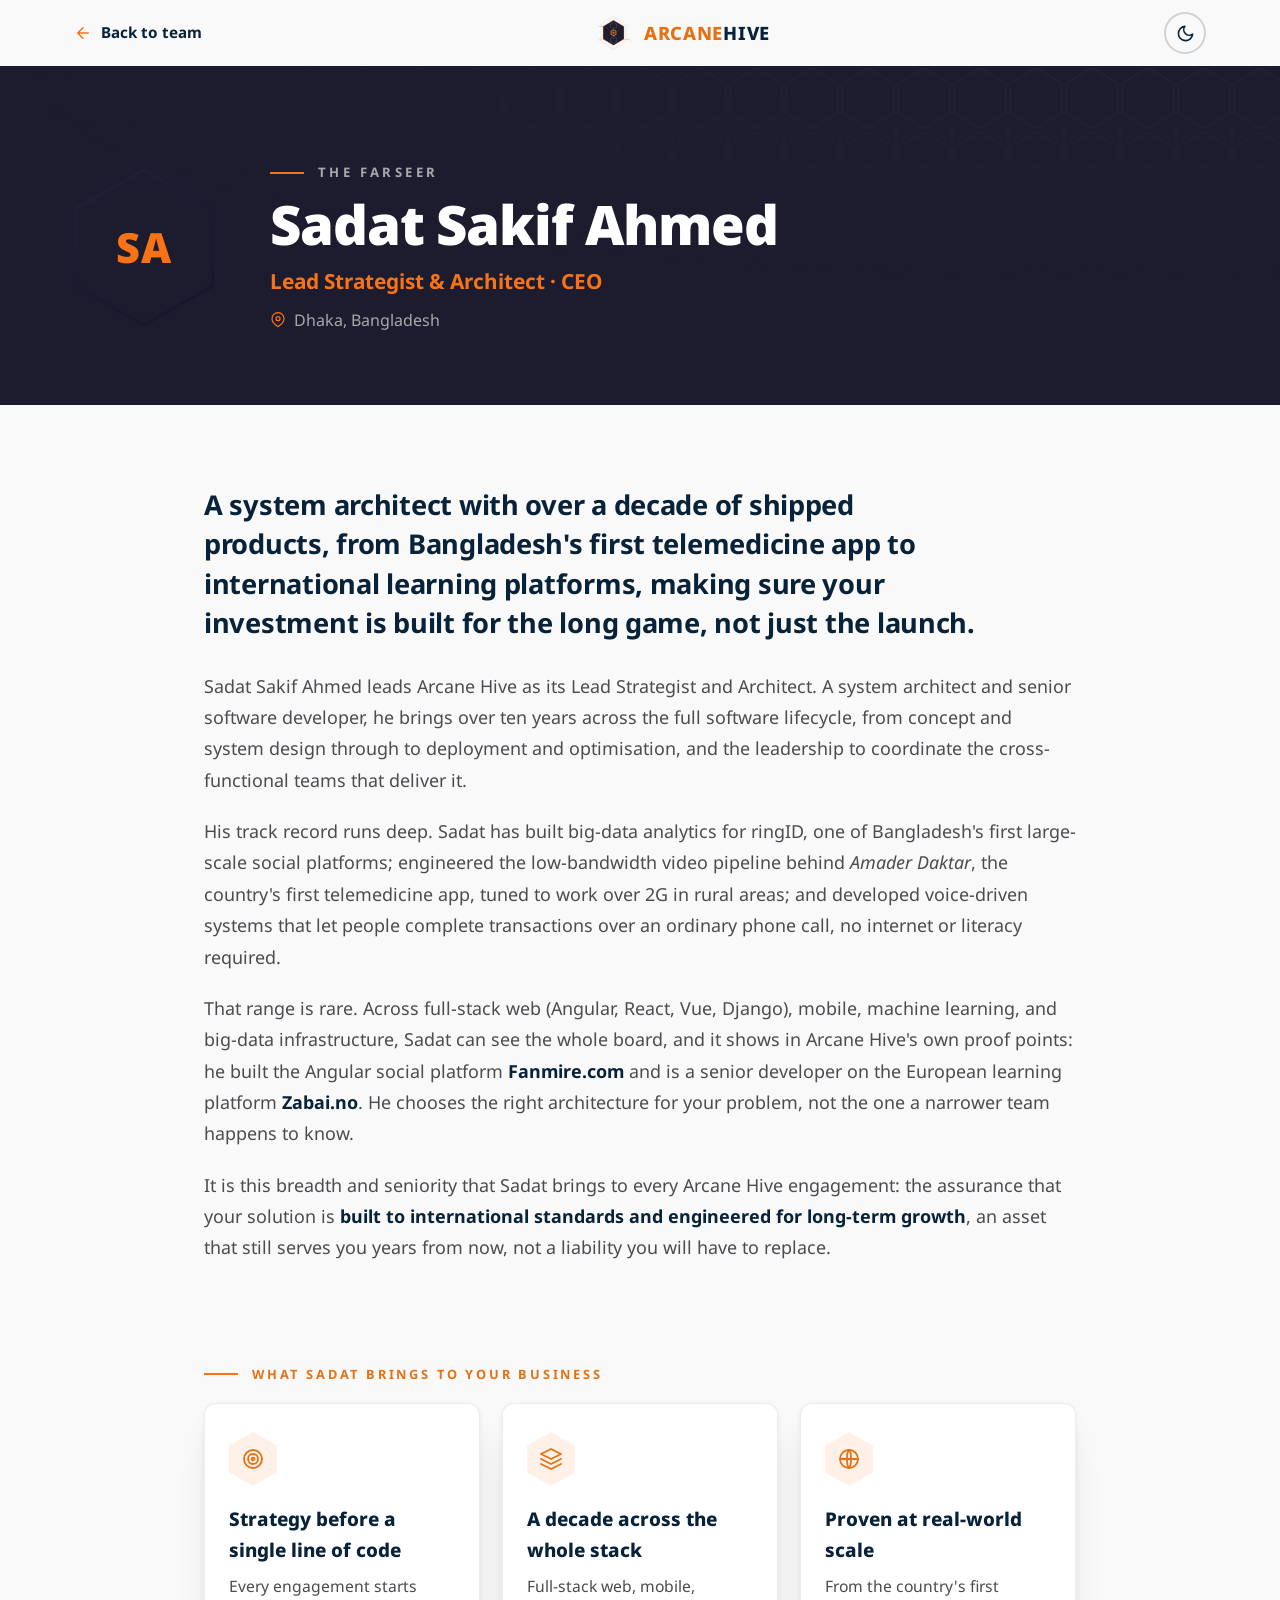
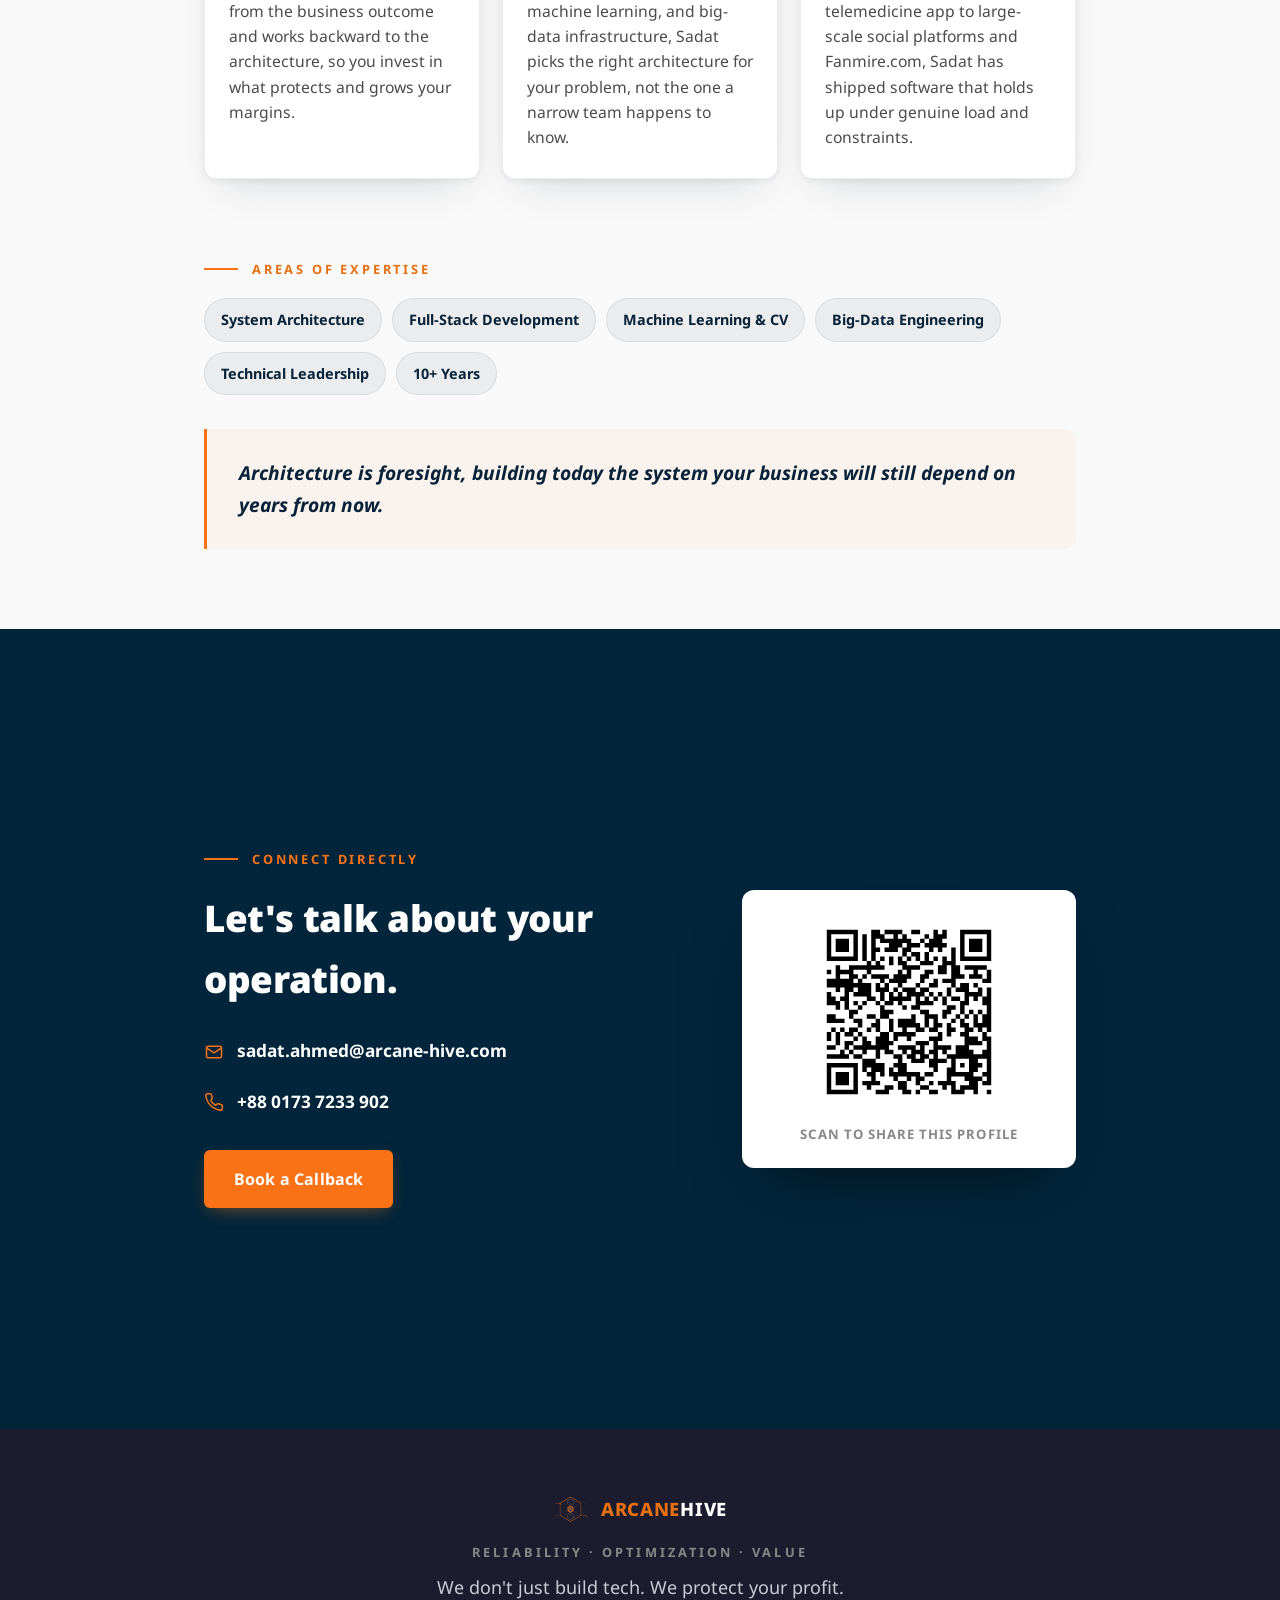
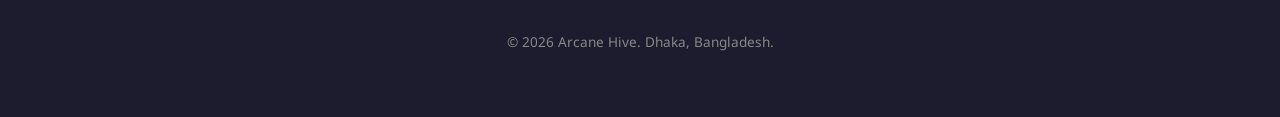
<file: site/team/sadat/index.html>
<!doctype html>
<html lang="en">
<head>
<meta charset="utf-8">
<meta name="viewport" content="width=device-width, initial-scale=1">
<title>Sadat Sakif Ahmed | Arcane Hive</title>
<meta name="description" content="Sadat Sakif Ahmed, Lead Strategist & Architect (CEO) at Arcane Hive. A system architect and senior software developer with 10+ years across full-stack, machine learning, big data, and voice technology.">
<link rel="canonical" href="https://arcane-hive.com/team/sadat/">
<meta property="og:type" content="profile">
<meta property="og:site_name" content="Arcane Hive">
<meta property="og:title" content="Sadat Sakif Ahmed | Arcane Hive">
<meta property="og:description" content="Sadat Sakif Ahmed, Lead Strategist & Architect (CEO) at Arcane Hive. A system architect and senior software developer with 10+ years across full-stack, machine learning, big data, and voice technology.">
<meta property="og:url" content="https://arcane-hive.com/team/sadat/">
<meta property="og:image" content="https://arcane-hive.com/assets/photos/dhaka-skyline.jpg">
<meta name="twitter:card" content="summary_large_image">
<meta name="twitter:title" content="Sadat Sakif Ahmed | Arcane Hive">
<meta name="twitter:description" content="Sadat Sakif Ahmed, Lead Strategist & Architect (CEO) at Arcane Hive. A system architect and senior software developer with 10+ years across full-stack, machine learning, big data, and voice technology.">
<meta name="twitter:image" content="https://arcane-hive.com/assets/photos/dhaka-skyline.jpg">
<link rel="icon" type="image/svg+xml" href="../../assets/logo-mark.svg">
<link rel="preconnect" href="https://fonts.googleapis.com">
<link rel="preconnect" href="https://fonts.gstatic.com" crossorigin>
<link rel="preload" as="style" href="https://fonts.googleapis.com/css2?family=Noto+Sans:wght@400;500;700;800;900&family=Hind+Siliguri:wght@400;500;600&display=swap" onload="this.onload=null;this.rel='stylesheet'">
<noscript><link rel="stylesheet" href="https://fonts.googleapis.com/css2?family=Noto+Sans:wght@400;500;700;800;900&family=Hind+Siliguri:wght@400;500;600&display=swap"></noscript>
<link rel="stylesheet" href="../../css/style.css?v=5">
<script>document.documentElement.classList.toggle('dark', localStorage.getItem('ah-theme') === 'dark');</script>
<script type="application/ld+json">
{
  "@context": "https://schema.org",
  "@graph": [
    {
      "@type": "Person",
      "@id": "https://arcane-hive.com/team/sadat/#person",
      "name": "Sadat Sakif Ahmed",
      "jobTitle": "Lead Strategist & Architect · CEO",
      "url": "https://arcane-hive.com/team/sadat/",
      "worksFor": {
        "@type": "Organization",
        "name": "Arcane Hive",
        "url": "https://arcane-hive.com/"
      }
    },
    {
      "@type": "BreadcrumbList",
      "itemListElement": [
        {
          "@type": "ListItem",
          "position": 1,
          "name": "Home",
          "item": "https://arcane-hive.com/"
        },
        {
          "@type": "ListItem",
          "position": 2,
          "name": "Team",
          "item": "https://arcane-hive.com/team/"
        },
        {
          "@type": "ListItem",
          "position": 3,
          "name": "Sadat Sakif Ahmed",
          "item": "https://arcane-hive.com/team/sadat/"
        }
      ]
    }
  ]
}
</script>
</head>
<body>

<header class="pf-nav">
  <div class="pf-nav-inner">
    <a class="pf-back" href="../">
      <svg viewBox="0 0 24 24" fill="none" stroke="currentColor" stroke-width="2" stroke-linecap="round" stroke-linejoin="round" aria-hidden="true"><path d="M19 12H5M12 19l-7-7 7-7"/></svg>
      Back to team
    </a>
    <a class="brand" href="../../index.html" aria-label="Arcane Hive home">
      <img class="brand-mark" src="../../assets/logo-mark.svg" alt="" width="34" height="40">
      <span class="brand-word"><em>ARCANE</em>HIVE</span>
    </a>
    <button class="theme-toggle" type="button" aria-label="Switch to dark mode" aria-pressed="false">
      <svg class="icon-moon" viewBox="0 0 24 24" fill="none" stroke="currentColor" stroke-width="2" stroke-linecap="round" stroke-linejoin="round" aria-hidden="true"><path d="M21 12.8A9 9 0 1 1 11.2 3a7 7 0 0 0 9.8 9.8z"/></svg>
      <svg class="icon-sun" viewBox="0 0 24 24" fill="none" stroke="currentColor" stroke-width="2" stroke-linecap="round" stroke-linejoin="round" aria-hidden="true"><circle cx="12" cy="12" r="4"/><path d="M12 2v2M12 20v2M4.93 4.93l1.41 1.41M17.66 17.66l1.41 1.41M2 12h2M20 12h2M4.93 19.07l1.41-1.41M17.66 6.34l1.41-1.41"/></svg>
    </button>
  </div>
</header>

<section class="pf-hero">
  <div class="hex-bg" aria-hidden="true"></div>
  <div class="container pf-hero-inner">
    <div class="pf-emblem" aria-hidden="true"><span class="pf-initials">SA</span></div>
    <div class="pf-head">
      <p class="pf-epithet">The Farseer</p>
      <h1 class="pf-name">Sadat Sakif Ahmed</h1>
      <p class="pf-role">Lead Strategist &amp; Architect &middot; CEO</p>
      <p class="pf-location"><svg viewBox="0 0 24 24" fill="none" stroke="currentColor" stroke-width="1.8" stroke-linecap="round" stroke-linejoin="round" aria-hidden="true"><path d="M21 10c0 6-9 12-9 12s-9-6-9-12a9 9 0 0 1 18 0z"/><circle cx="12" cy="10" r="3"/></svg> Dhaka, Bangladesh</p>
    </div>
  </div>
</section>

<main class="pf-body">
  <section class="pf-section">
    <p class="pf-lead">A system architect with over a decade of shipped products, from Bangladesh's first telemedicine app to international learning platforms, making sure your investment is built for the long game, not just the launch.</p>
    <div class="pf-narrative">
      <p>Sadat Sakif Ahmed leads Arcane Hive as its Lead Strategist and Architect. A system architect and senior software developer, he brings over ten years across the full software lifecycle, from concept and system design through to deployment and optimisation, and the leadership to coordinate the cross-functional teams that deliver it.</p>
      <p>His track record runs deep. Sadat has built big-data analytics for ringID, one of Bangladesh's first large-scale social platforms; engineered the low-bandwidth video pipeline behind <em>Amader Daktar</em>, the country's first telemedicine app, tuned to work over 2G in rural areas; and developed voice-driven systems that let people complete transactions over an ordinary phone call, no internet or literacy required.</p>
      <p>That range is rare. Across full-stack web (Angular, React, Vue, Django), mobile, machine learning, and big-data infrastructure, Sadat can see the whole board, and it shows in Arcane Hive's own proof points: he built the Angular social platform <strong>Fanmire.com</strong> and is a senior developer on the European learning platform <strong>Zabai.no</strong>. He chooses the right architecture for your problem, not the one a narrower team happens to know.</p>
      <p>It is this breadth and seniority that Sadat brings to every Arcane Hive engagement: the assurance that your solution is <strong>built to international standards and engineered for long-term growth</strong>, an asset that still serves you years from now, not a liability you will have to replace.</p>
    </div>
  </section>
  <section class="pf-section" style="padding-top:0;">
    <p class="pf-eyebrow">What Sadat brings to your business</p>
    <div class="pf-benefits">
      <article class="pf-benefit">
        <div class="hexicon"><svg viewBox="0 0 24 24" fill="none" stroke="currentColor" stroke-width="1.8" stroke-linecap="round" stroke-linejoin="round" aria-hidden="true"><circle cx="12" cy="12" r="9"/><circle cx="12" cy="12" r="5"/><circle cx="12" cy="12" r="1.4"/></svg></div>
        <h3>Strategy before a single line of code</h3>
        <p>Every engagement starts from the business outcome and works backward to the architecture, so you invest in what protects and grows your margins.</p>
      </article>
      <article class="pf-benefit">
        <div class="hexicon"><svg viewBox="0 0 24 24" fill="none" stroke="currentColor" stroke-width="1.8" stroke-linecap="round" stroke-linejoin="round" aria-hidden="true"><path d="M12 2 2 7l10 5 10-5z"/><path d="M2 12l10 5 10-5M2 17l10 5 10-5"/></svg></div>
        <h3>A decade across the whole stack</h3>
        <p>Full-stack web, mobile, machine learning, and big-data infrastructure, Sadat picks the right architecture for your problem, not the one a narrow team happens to know.</p>
      </article>
      <article class="pf-benefit">
        <div class="hexicon"><svg viewBox="0 0 24 24" fill="none" stroke="currentColor" stroke-width="1.8" stroke-linecap="round" stroke-linejoin="round" aria-hidden="true"><circle cx="12" cy="12" r="9"/><path d="M3 12h18M12 3c2.7 2.4 2.7 15.6 0 18M12 3c-2.7 2.4-2.7 15.6 0 18"/></svg></div>
        <h3>Proven at real-world scale</h3>
        <p>From the country's first telemedicine app to large-scale social platforms and Fanmire.com, Sadat has shipped software that holds up under genuine load and constraints.</p>
      </article>
    </div>
  </section>
  <section class="pf-section" style="padding-top:0;">
    <p class="pf-eyebrow">Areas of expertise</p>
    <ul class="pf-tags">
        <li>System Architecture</li>
        <li>Full-Stack Development</li>
        <li>Machine Learning &amp; CV</li>
        <li>Big-Data Engineering</li>
        <li>Technical Leadership</li>
        <li>10+ Years</li>
    </ul>
    <div class="pf-quote" style="margin-top:34px;"><p>Architecture is foresight, building today the system your business will still depend on years from now.</p></div>
  </section>
</main>

<section class="pf-connect">
  <div class="pf-connect-inner">
    <div>
      <p class="pf-eyebrow">Connect directly</p>
      <h2>Let's talk about your operation.</h2>
      <div class="pf-connect-lines">
                <a class="pf-cline" href="mailto:sadat.ahmed@arcane-hive.com"><svg viewBox="0 0 24 24" fill="none" stroke="currentColor" stroke-width="1.8" stroke-linecap="round" stroke-linejoin="round" aria-hidden="true"><rect x="3" y="5" width="18" height="14" rx="2"/><path d="m3 7 9 6 9-6"/></svg>sadat.ahmed@arcane-hive.com</a>
        <a class="pf-cline" href="tel:+8801737233902"><svg viewBox="0 0 24 24" fill="none" stroke="currentColor" stroke-width="1.8" stroke-linecap="round" stroke-linejoin="round" aria-hidden="true"><path d="M22 16.92v3a2 2 0 0 1-2.18 2 19.8 19.8 0 0 1-8.63-3.07 19.5 19.5 0 0 1-6-6A19.8 19.8 0 0 1 2.09 4.18 2 2 0 0 1 4.11 2h3a2 2 0 0 1 2 1.72c.13.96.36 1.9.7 2.81a2 2 0 0 1-.45 2.11L8.09 9.91a16 16 0 0 0 6 6l1.27-1.27a2 2 0 0 1 2.11-.45c.91.34 1.85.57 2.81.7A2 2 0 0 1 22 16.92z"/></svg>+88 0173 7233 902</a>
      </div>
      <a class="btn btn-primary" href="../../index.html#contact">Book a Callback</a>
    </div>
    <div class="pf-qr">
      <img src="../../assets/qr/sadat.svg" alt="QR code linking to Sadat Sakif Ahmed's profile" width="200" height="200">
      <p>Scan to share this profile</p>
    </div>
  </div>
</section>

<footer class="footer">
  <div class="container footer-inner">
    <a class="brand brand-footer" href="../../index.html">
      <img class="brand-mark" src="../../assets/logo-mark.svg" alt="" width="32" height="37">
      <span class="brand-word"><em>ARCANE</em><span class="w">HIVE</span></span>
    </a>
    <p class="footer-tag">Reliability &middot; Optimization &middot; Value</p>
    <p class="footer-line">We don't just build tech. We protect your profit.</p>
    <p class="footer-copy">&copy; 2026 Arcane Hive. Dhaka, Bangladesh.</p>
  </div>
</footer>

<script>
(function(){
  var t = document.querySelector('.theme-toggle');
  function apply(d){
    document.documentElement.classList.toggle('dark', d);
    t.setAttribute('aria-pressed', String(d));
    t.setAttribute('aria-label', d ? 'Switch to light mode' : 'Switch to dark mode');
  }
  t.addEventListener('click', function(){
    var d = !document.documentElement.classList.contains('dark');
    localStorage.setItem('ah-theme', d ? 'dark' : 'light');
    apply(d);
  });
  apply(document.documentElement.classList.contains('dark'));
})();
</script>
</body>
</html>
</file>
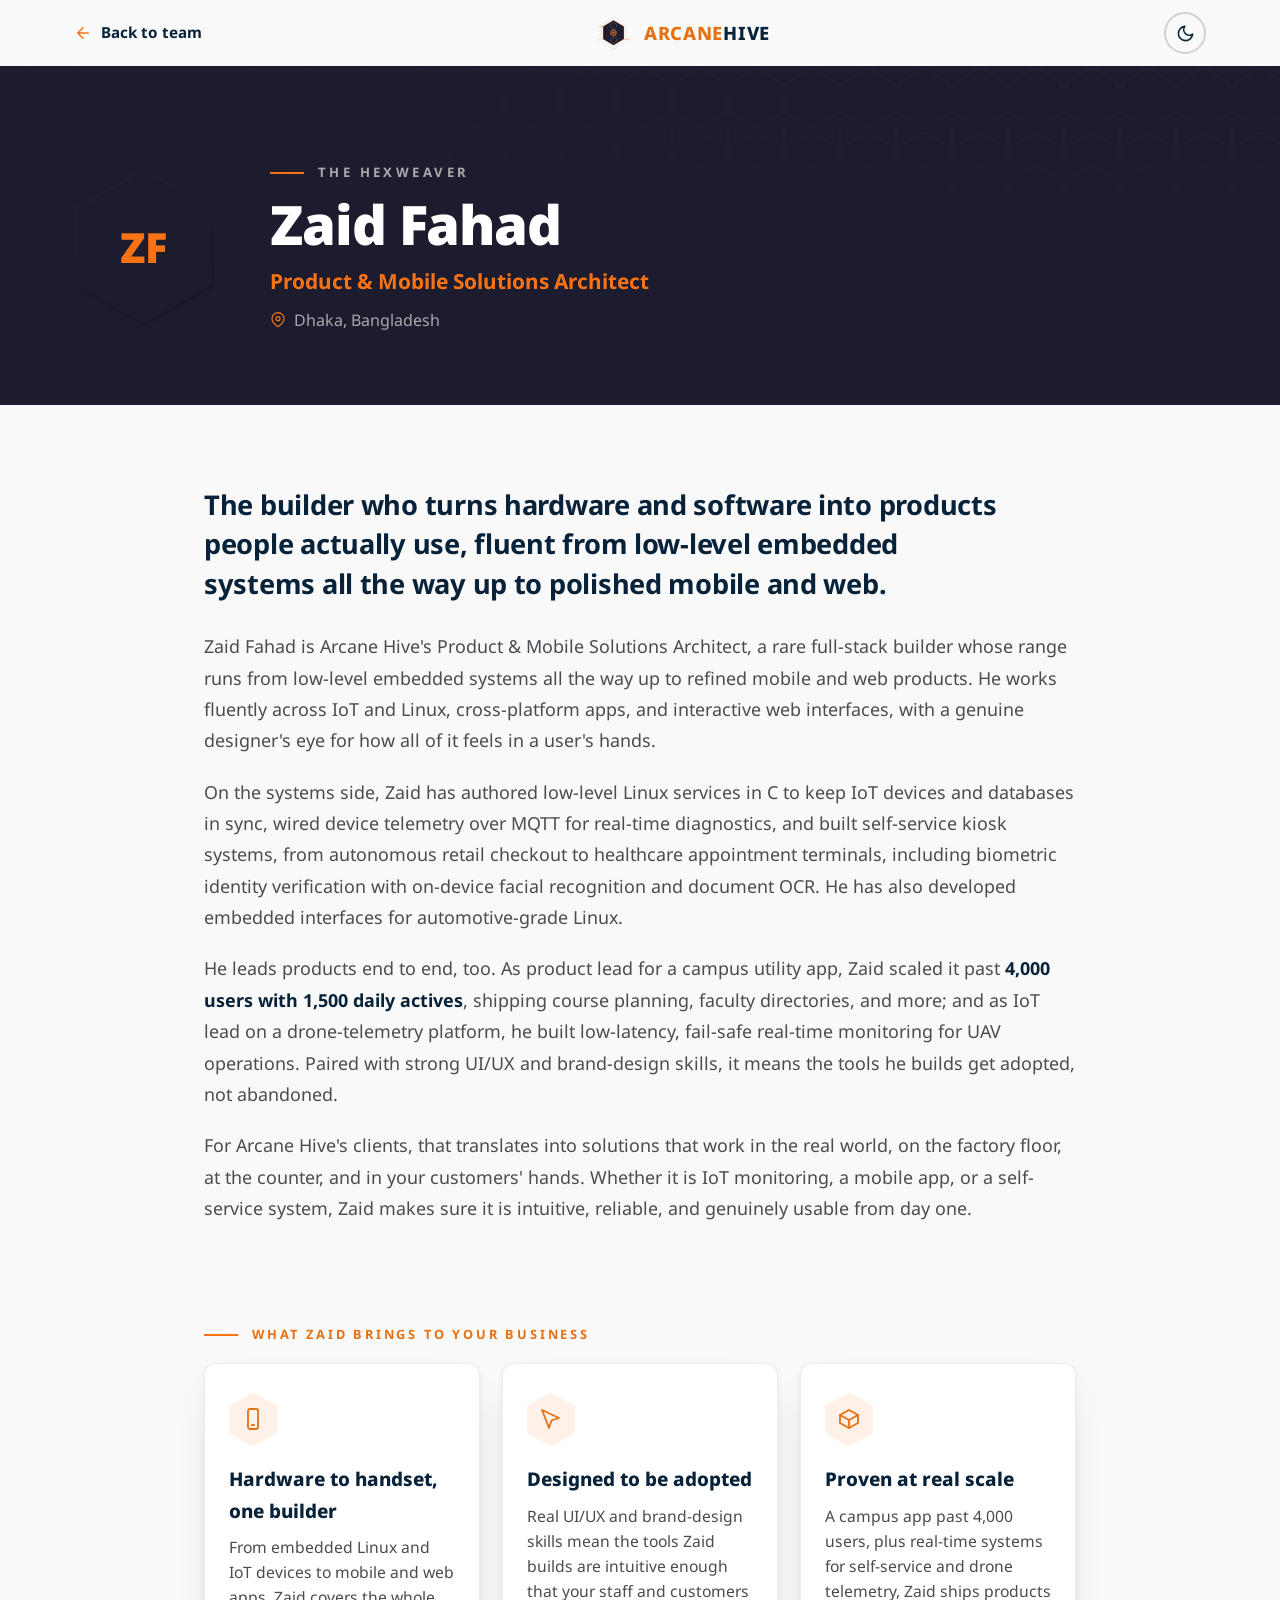
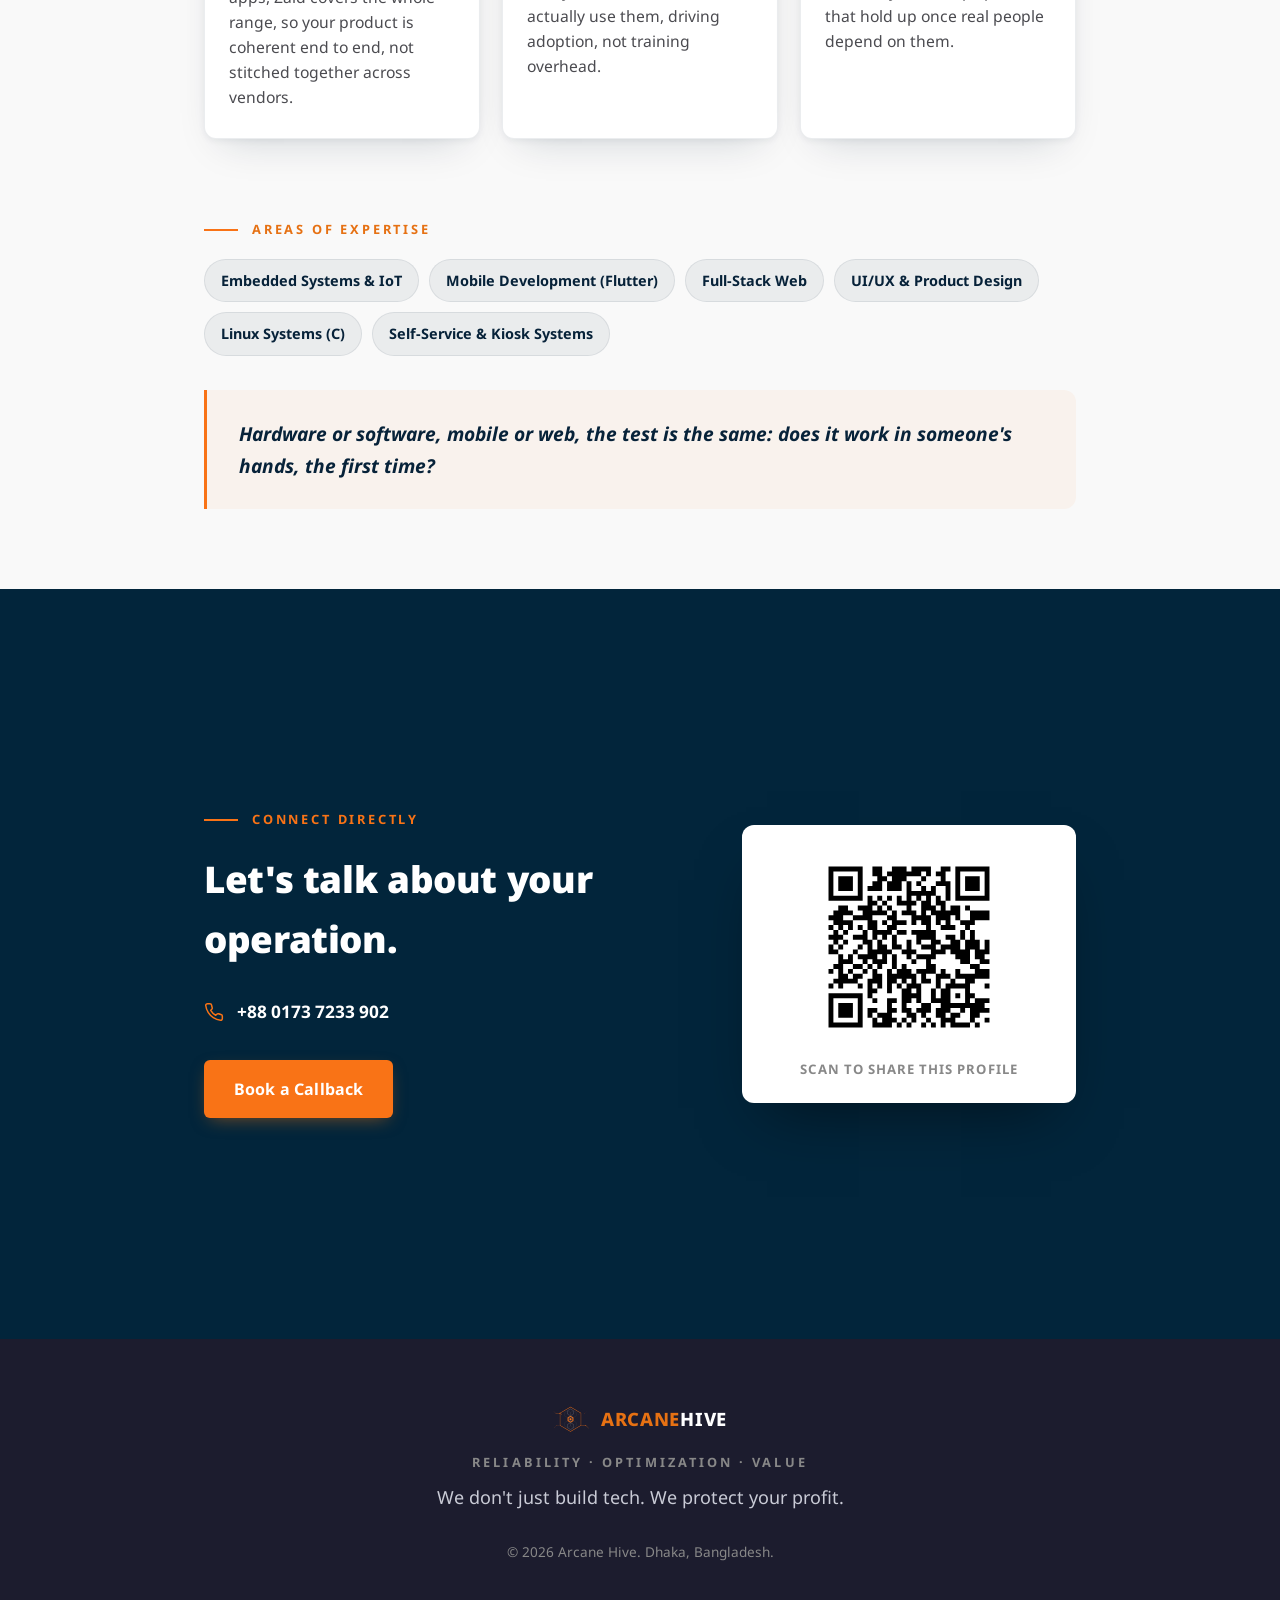
<file: site/team/zaid/index.html>
<!doctype html>
<html lang="en">
<head>
<meta charset="utf-8">
<meta name="viewport" content="width=device-width, initial-scale=1">
<title>Zaid Fahad | Arcane Hive</title>
<meta name="description" content="Zaid Fahad, Product & Mobile Solutions Architect at Arcane Hive. A full-stack and embedded developer working across IoT, Linux, mobile, and self-service systems, with a designer's eye for usable products.">
<link rel="canonical" href="https://arcane-hive.com/team/zaid/">
<meta property="og:type" content="profile">
<meta property="og:site_name" content="Arcane Hive">
<meta property="og:title" content="Zaid Fahad | Arcane Hive">
<meta property="og:description" content="Zaid Fahad, Product & Mobile Solutions Architect at Arcane Hive. A full-stack and embedded developer working across IoT, Linux, mobile, and self-service systems, with a designer's eye for usable products.">
<meta property="og:url" content="https://arcane-hive.com/team/zaid/">
<meta property="og:image" content="https://arcane-hive.com/assets/photos/dhaka-skyline.jpg">
<meta name="twitter:card" content="summary_large_image">
<meta name="twitter:title" content="Zaid Fahad | Arcane Hive">
<meta name="twitter:description" content="Zaid Fahad, Product & Mobile Solutions Architect at Arcane Hive. A full-stack and embedded developer working across IoT, Linux, mobile, and self-service systems, with a designer's eye for usable products.">
<meta name="twitter:image" content="https://arcane-hive.com/assets/photos/dhaka-skyline.jpg">
<link rel="icon" type="image/svg+xml" href="../../assets/logo-mark.svg">
<link rel="preconnect" href="https://fonts.googleapis.com">
<link rel="preconnect" href="https://fonts.gstatic.com" crossorigin>
<link rel="preload" as="style" href="https://fonts.googleapis.com/css2?family=Noto+Sans:wght@400;500;700;800;900&family=Hind+Siliguri:wght@400;500;600&display=swap" onload="this.onload=null;this.rel='stylesheet'">
<noscript><link rel="stylesheet" href="https://fonts.googleapis.com/css2?family=Noto+Sans:wght@400;500;700;800;900&family=Hind+Siliguri:wght@400;500;600&display=swap"></noscript>
<link rel="stylesheet" href="../../css/style.css?v=5">
<script>document.documentElement.classList.toggle('dark', localStorage.getItem('ah-theme') === 'dark');</script>
<script type="application/ld+json">
{
  "@context": "https://schema.org",
  "@graph": [
    {
      "@type": "Person",
      "@id": "https://arcane-hive.com/team/zaid/#person",
      "name": "Zaid Fahad",
      "jobTitle": "Product & Mobile Solutions Architect",
      "url": "https://arcane-hive.com/team/zaid/",
      "worksFor": {
        "@type": "Organization",
        "name": "Arcane Hive",
        "url": "https://arcane-hive.com/"
      }
    },
    {
      "@type": "BreadcrumbList",
      "itemListElement": [
        {
          "@type": "ListItem",
          "position": 1,
          "name": "Home",
          "item": "https://arcane-hive.com/"
        },
        {
          "@type": "ListItem",
          "position": 2,
          "name": "Team",
          "item": "https://arcane-hive.com/team/"
        },
        {
          "@type": "ListItem",
          "position": 3,
          "name": "Zaid Fahad",
          "item": "https://arcane-hive.com/team/zaid/"
        }
      ]
    }
  ]
}
</script>
</head>
<body>

<header class="pf-nav">
  <div class="pf-nav-inner">
    <a class="pf-back" href="../">
      <svg viewBox="0 0 24 24" fill="none" stroke="currentColor" stroke-width="2" stroke-linecap="round" stroke-linejoin="round" aria-hidden="true"><path d="M19 12H5M12 19l-7-7 7-7"/></svg>
      Back to team
    </a>
    <a class="brand" href="../../index.html" aria-label="Arcane Hive home">
      <img class="brand-mark" src="../../assets/logo-mark.svg" alt="" width="34" height="40">
      <span class="brand-word"><em>ARCANE</em>HIVE</span>
    </a>
    <button class="theme-toggle" type="button" aria-label="Switch to dark mode" aria-pressed="false">
      <svg class="icon-moon" viewBox="0 0 24 24" fill="none" stroke="currentColor" stroke-width="2" stroke-linecap="round" stroke-linejoin="round" aria-hidden="true"><path d="M21 12.8A9 9 0 1 1 11.2 3a7 7 0 0 0 9.8 9.8z"/></svg>
      <svg class="icon-sun" viewBox="0 0 24 24" fill="none" stroke="currentColor" stroke-width="2" stroke-linecap="round" stroke-linejoin="round" aria-hidden="true"><circle cx="12" cy="12" r="4"/><path d="M12 2v2M12 20v2M4.93 4.93l1.41 1.41M17.66 17.66l1.41 1.41M2 12h2M20 12h2M4.93 19.07l1.41-1.41M17.66 6.34l1.41-1.41"/></svg>
    </button>
  </div>
</header>

<section class="pf-hero">
  <div class="hex-bg" aria-hidden="true"></div>
  <div class="container pf-hero-inner">
    <div class="pf-emblem" aria-hidden="true"><span class="pf-initials">ZF</span></div>
    <div class="pf-head">
      <p class="pf-epithet">The Hexweaver</p>
      <h1 class="pf-name">Zaid Fahad</h1>
      <p class="pf-role">Product &amp; Mobile Solutions Architect</p>
      <p class="pf-location"><svg viewBox="0 0 24 24" fill="none" stroke="currentColor" stroke-width="1.8" stroke-linecap="round" stroke-linejoin="round" aria-hidden="true"><path d="M21 10c0 6-9 12-9 12s-9-6-9-12a9 9 0 0 1 18 0z"/><circle cx="12" cy="10" r="3"/></svg> Dhaka, Bangladesh</p>
    </div>
  </div>
</section>

<main class="pf-body">
  <section class="pf-section">
    <p class="pf-lead">The builder who turns hardware and software into products people actually use, fluent from low-level embedded systems all the way up to polished mobile and web.</p>
    <div class="pf-narrative">
      <p>Zaid Fahad is Arcane Hive's Product &amp; Mobile Solutions Architect, a rare full-stack builder whose range runs from low-level embedded systems all the way up to refined mobile and web products. He works fluently across IoT and Linux, cross-platform apps, and interactive web interfaces, with a genuine designer's eye for how all of it feels in a user's hands.</p>
      <p>On the systems side, Zaid has authored low-level Linux services in C to keep IoT devices and databases in sync, wired device telemetry over MQTT for real-time diagnostics, and built self-service kiosk systems, from autonomous retail checkout to healthcare appointment terminals, including biometric identity verification with on-device facial recognition and document OCR. He has also developed embedded interfaces for automotive-grade Linux.</p>
      <p>He leads products end to end, too. As product lead for a campus utility app, Zaid scaled it past <strong>4,000 users with 1,500 daily actives</strong>, shipping course planning, faculty directories, and more; and as IoT lead on a drone-telemetry platform, he built low-latency, fail-safe real-time monitoring for UAV operations. Paired with strong UI/UX and brand-design skills, it means the tools he builds get adopted, not abandoned.</p>
      <p>For Arcane Hive's clients, that translates into solutions that work in the real world, on the factory floor, at the counter, and in your customers' hands. Whether it is IoT monitoring, a mobile app, or a self-service system, Zaid makes sure it is intuitive, reliable, and genuinely usable from day one.</p>
    </div>
  </section>
  <section class="pf-section" style="padding-top:0;">
    <p class="pf-eyebrow">What Zaid brings to your business</p>
    <div class="pf-benefits">
      <article class="pf-benefit">
        <div class="hexicon"><svg viewBox="0 0 24 24" fill="none" stroke="currentColor" stroke-width="1.8" stroke-linecap="round" stroke-linejoin="round" aria-hidden="true"><rect x="7" y="2" width="10" height="20" rx="2"/><path d="M11 18h2"/></svg></div>
        <h3>Hardware to handset, one builder</h3>
        <p>From embedded Linux and IoT devices to mobile and web apps, Zaid covers the whole range, so your product is coherent end to end, not stitched together across vendors.</p>
      </article>
      <article class="pf-benefit">
        <div class="hexicon"><svg viewBox="0 0 24 24" fill="none" stroke="currentColor" stroke-width="1.8" stroke-linecap="round" stroke-linejoin="round" aria-hidden="true"><path d="M3 3l7 18 2.5-7.5L20 11z"/></svg></div>
        <h3>Designed to be adopted</h3>
        <p>Real UI/UX and brand-design skills mean the tools Zaid builds are intuitive enough that your staff and customers actually use them, driving adoption, not training overhead.</p>
      </article>
      <article class="pf-benefit">
        <div class="hexicon"><svg viewBox="0 0 24 24" fill="none" stroke="currentColor" stroke-width="1.8" stroke-linecap="round" stroke-linejoin="round" aria-hidden="true"><path d="M21 8 12 3 3 8v8l9 5 9-5z"/><path d="M3 8l9 5 9-5M12 13v8"/></svg></div>
        <h3>Proven at real scale</h3>
        <p>A campus app past 4,000 users, plus real-time systems for self-service and drone telemetry, Zaid ships products that hold up once real people depend on them.</p>
      </article>
    </div>
  </section>
  <section class="pf-section" style="padding-top:0;">
    <p class="pf-eyebrow">Areas of expertise</p>
    <ul class="pf-tags">
        <li>Embedded Systems &amp; IoT</li>
        <li>Mobile Development (Flutter)</li>
        <li>Full-Stack Web</li>
        <li>UI/UX &amp; Product Design</li>
        <li>Linux Systems (C)</li>
        <li>Self-Service &amp; Kiosk Systems</li>
    </ul>
    <div class="pf-quote" style="margin-top:34px;"><p>Hardware or software, mobile or web, the test is the same: does it work in someone's hands, the first time?</p></div>
  </section>
</main>

<section class="pf-connect">
  <div class="pf-connect-inner">
    <div>
      <p class="pf-eyebrow">Connect directly</p>
      <h2>Let's talk about your operation.</h2>
      <div class="pf-connect-lines">
                <a class="pf-cline" href="tel:+8801737233902"><svg viewBox="0 0 24 24" fill="none" stroke="currentColor" stroke-width="1.8" stroke-linecap="round" stroke-linejoin="round" aria-hidden="true"><path d="M22 16.92v3a2 2 0 0 1-2.18 2 19.8 19.8 0 0 1-8.63-3.07 19.5 19.5 0 0 1-6-6A19.8 19.8 0 0 1 2.09 4.18 2 2 0 0 1 4.11 2h3a2 2 0 0 1 2 1.72c.13.96.36 1.9.7 2.81a2 2 0 0 1-.45 2.11L8.09 9.91a16 16 0 0 0 6 6l1.27-1.27a2 2 0 0 1 2.11-.45c.91.34 1.85.57 2.81.7A2 2 0 0 1 22 16.92z"/></svg>+88 0173 7233 902</a>
      </div>
      <a class="btn btn-primary" href="../../index.html#contact">Book a Callback</a>
    </div>
    <div class="pf-qr">
      <img src="../../assets/qr/zaid.svg" alt="QR code linking to Zaid Fahad's profile" width="200" height="200">
      <p>Scan to share this profile</p>
    </div>
  </div>
</section>

<footer class="footer">
  <div class="container footer-inner">
    <a class="brand brand-footer" href="../../index.html">
      <img class="brand-mark" src="../../assets/logo-mark.svg" alt="" width="32" height="37">
      <span class="brand-word"><em>ARCANE</em><span class="w">HIVE</span></span>
    </a>
    <p class="footer-tag">Reliability &middot; Optimization &middot; Value</p>
    <p class="footer-line">We don't just build tech. We protect your profit.</p>
    <p class="footer-copy">&copy; 2026 Arcane Hive. Dhaka, Bangladesh.</p>
  </div>
</footer>

<script>
(function(){
  var t = document.querySelector('.theme-toggle');
  function apply(d){
    document.documentElement.classList.toggle('dark', d);
    t.setAttribute('aria-pressed', String(d));
    t.setAttribute('aria-label', d ? 'Switch to light mode' : 'Switch to dark mode');
  }
  t.addEventListener('click', function(){
    var d = !document.documentElement.classList.contains('dark');
    localStorage.setItem('ah-theme', d ? 'dark' : 'light');
    apply(d);
  });
  apply(document.documentElement.classList.contains('dark'));
})();
</script>
</body>
</html>
</file>
<file: site/css/style.css>
/* ============================================================
   ARCANE HIVE - design system from AH Design Guideline.svg
   Palette: orange #F97316 / #E67113 · navy #072239 / #02253B
            dark #1C1C2E / #2B2D42 / #2E2E4A · grays · light
   Type:    Noto Sans (brand) · Hind Siliguri (Bengali)
   ============================================================ */

:root{
  --orange:        #F97316;
  --orange-deep:   #E67113;
  --navy:          #072239;
  --navy-deep:     #02253B;
  --ink:           #1C1C2E;
  --slate:         #2B2D42;
  --slate-soft:    #2E2E4A;
  --gray-700:      #4B4B50;
  --gray-500:      #888888;
  --gray-400:      #A8A8AC;
  --gray-200:      #D9D9D9;
  --bg:            #F9F9F9;
  --white:         #FFFFFF;

  --font-sans: 'Noto Sans', -apple-system, 'Segoe UI', sans-serif;
  --font-bn:   'Hind Siliguri', 'Noto Sans', sans-serif;

  --container: 1180px;
  --r-sm: 6px;
  --r-md: 12px;
  --ease: cubic-bezier(.22,.61,.36,1);
  --shadow-card: 0 2px 6px rgba(7,34,57,.06), 0 18px 40px -18px rgba(7,34,57,.18);
  --shadow-card-hover: 0 4px 10px rgba(7,34,57,.08), 0 28px 56px -20px rgba(7,34,57,.28);
}

*,*::before,*::after{ box-sizing:border-box; }
html{ scroll-behavior:smooth; }
@media (prefers-reduced-motion: reduce){
  html{ scroll-behavior:auto; }
  *,*::before,*::after{ animation-duration:.01ms !important; animation-iteration-count:1 !important; transition-duration:.01ms !important; }
}
body{
  margin:0;
  font-family:var(--font-sans);
  font-size:18px;
  line-height:1.65;
  color:var(--navy);
  background:var(--bg);
  -webkit-font-smoothing:antialiased;
}
img{ max-width:100%; display:block; }
a{ color:inherit; }
.bn{ font-family:var(--font-bn); }

.container{ max-width:var(--container); margin-inline:auto; padding-inline:24px; }
section{ padding-block:clamp(80px, 12vw, 140px); }

/* ---------- type ---------- */
.h-display{
  font-size:clamp(2rem, 4.6vw, 3.4rem);
  font-weight:900;
  line-height:1.08;
  letter-spacing:-0.02em;
  margin:0 0 .5em;
  text-wrap:balance;
}
.eyebrow{
  font-size:.8rem;
  font-weight:700;
  letter-spacing:.22em;
  text-transform:uppercase;
  color:var(--orange-deep);
  margin:0 0 1.2em;
  display:flex; align-items:center; gap:14px;
}
.eyebrow::before{
  content:""; width:34px; height:2px; background:var(--orange); flex:none;
}
.eyebrow-light{ color:var(--orange); }
.u-orange{ color:var(--orange-deep); }
.lead{ font-size:clamp(1.15rem, 1.8vw, 1.35rem); line-height:1.6; }
.sec-head{ max-width:760px; margin-bottom:clamp(40px,6vw,72px); }
.sec-sub{ font-size:1.15rem; color:var(--gray-700); margin:0; }

/* ---------- buttons ---------- */
.btn{
  display:inline-flex; align-items:center; justify-content:center; gap:10px;
  font-family:var(--font-sans);
  font-size:1rem; font-weight:700; letter-spacing:.01em;
  padding:14px 28px; min-height:48px;
  border-radius:var(--r-sm);
  border:2px solid transparent;
  text-decoration:none; cursor:pointer;
  transition:transform .2s var(--ease), box-shadow .2s var(--ease), background .2s var(--ease), color .2s var(--ease), border-color .2s var(--ease);
  will-change:transform;
}
.btn-lg{ padding:17px 34px; font-size:1.06rem; }
.btn-primary{
  background:var(--orange); color:var(--white);
  box-shadow:0 6px 18px -6px rgba(230,113,19,.55);
}
.btn-primary:hover{ background:var(--orange-deep); transform:translateY(-2px); box-shadow:0 10px 24px -6px rgba(230,113,19,.6); }
.btn-primary:active{ transform:translateY(0) scale(.98); }
.btn-ghost{
  background:transparent; color:var(--navy); border-color:rgba(7,34,57,.25);
}
.btn-ghost:hover{ border-color:var(--orange); color:var(--orange-deep); transform:translateY(-2px); }
.btn:focus-visible{ outline:3px solid var(--orange); outline-offset:3px; }
a:focus-visible, button:focus-visible, [tabindex]:focus-visible{ outline:3px solid var(--orange); outline-offset:3px; border-radius:4px; }

/* ---------- nav ---------- */
.nav{
  position:fixed; inset-inline:0; top:0; z-index:100;
  background:rgba(249,249,249,0);
  transition:background .3s var(--ease), box-shadow .3s var(--ease);
}
.nav.scrolled{
  background:rgba(249,249,249,.92);
  backdrop-filter:blur(14px);
  box-shadow:0 1px 0 rgba(7,34,57,.08);
}
.nav-inner{
  max-width:var(--container); margin-inline:auto; padding:14px 24px;
  display:flex; align-items:center; gap:32px;
}
.brand{ display:flex; align-items:center; gap:12px; text-decoration:none; }
.brand-mark{ width:36px; height:auto; }
.brand-word{
  font-weight:800; font-size:1.15rem; letter-spacing:.04em; color:var(--navy);
}
.brand-word em{ font-style:normal; color:var(--orange-deep); }
.nav-links{ display:flex; gap:28px; margin-left:auto; }
.nav-links a{
  text-decoration:none; font-size:.95rem; font-weight:500; color:var(--gray-700);
  padding:6px 2px; position:relative;
}
.nav-links a::after{
  content:""; position:absolute; left:0; right:100%; bottom:0; height:2px;
  background:var(--orange); transition:right .25s var(--ease);
}
.nav-links a:hover{ color:var(--navy); }
.nav-links a:hover::after{ right:0; }
.nav-cta{ padding:10px 22px; min-height:42px; font-size:.92rem; }
.theme-toggle{
  background:none; border:2px solid rgba(7,34,57,.18); border-radius:50%;
  width:42px; height:42px; min-width:42px; padding:0; cursor:pointer;
  display:inline-flex; align-items:center; justify-content:center;
  color:var(--navy);
  transition:border-color .2s var(--ease), color .2s var(--ease), transform .2s var(--ease);
}
.theme-toggle:hover{ border-color:var(--orange); color:var(--orange-deep); transform:rotate(15deg); }
.theme-toggle svg{ width:19px; height:19px; }
.theme-toggle .icon-sun{ display:none; }
html.dark .theme-toggle .icon-sun{ display:block; }
html.dark .theme-toggle .icon-moon{ display:none; }
.nav-burger{ display:none; background:none; border:0; padding:10px; cursor:pointer; margin-left:auto; }
.nav-burger span{ display:block; width:24px; height:2px; background:var(--navy); margin:5px 0; transition:transform .25s var(--ease), opacity .25s var(--ease); }
.nav-mobile{ display:none; }

/* ---------- hero ---------- */
.hero{
  position:relative; min-height:100svh;
  display:flex; align-items:center;
  padding-block:140px 100px;
  overflow:hidden;
}
#hive-canvas{
  position:absolute; inset:0; width:100%; height:100%; display:block;
}
.hero-grad{
  position:absolute; inset:0; pointer-events:none;
  background:
    linear-gradient(90deg, rgba(249,249,249,.96) 0%, rgba(249,249,249,.86) 34%, rgba(249,249,249,.30) 62%, rgba(249,249,249,0) 100%),
    linear-gradient(180deg, rgba(249,249,249,.6) 0%, rgba(249,249,249,0) 30%, rgba(249,249,249,0) 70%, rgba(249,249,249,.9) 100%);
}
.hero-inner{ position:relative; width:100%; }
.hero-title{
  font-size:clamp(2.6rem, 7vw, 5.2rem);
  font-weight:900; line-height:1.02; letter-spacing:-0.025em;
  margin:0 0 28px; color:var(--navy);
}
.hero-title .line{ display:block; overflow:hidden; }
.hero-title .reveal-line{
  display:block; transform:translateY(110%);
  animation:lineUp .9s var(--ease) forwards;
}
.hero-title .line:nth-child(2) .reveal-line{ animation-delay:.08s; }
.hero-title .line:nth-child(3) .reveal-line{ animation-delay:.16s; }
.hero-title .line:nth-child(4) .reveal-line{ animation-delay:.24s; }
.hero-title .accent{ color:var(--orange-deep); }
@keyframes lineUp{ to{ transform:translateY(0); } }
.hero-sub{ max-width:540px; font-size:clamp(1.1rem,1.8vw,1.3rem); color:var(--gray-700); margin:0 0 14px; }
.hero-bn{ font-size:1.15rem; color:var(--gray-700); margin:0 0 36px; }
.hero-cta{ display:flex; flex-wrap:wrap; gap:16px; }
.scroll-hint{
  position:absolute; left:50%; bottom:28px; transform:translateX(-50%);
  width:26px; height:42px; border:2px solid rgba(7,34,57,.3); border-radius:14px;
}
.scroll-hint span{
  position:absolute; left:50%; top:8px; width:4px; height:8px; margin-left:-2px;
  border-radius:2px; background:var(--orange);
  animation:wheel 1.8s ease-in-out infinite;
}
@keyframes wheel{ 0%,100%{ transform:translateY(0); opacity:1 } 55%{ transform:translateY(12px); opacity:.2 } }

/* ---------- reveal-on-scroll ---------- */
.reveal{ opacity:0; transform:translateY(28px); transition:opacity .7s var(--ease), transform .7s var(--ease); }
.reveal.in{ opacity:1; transform:none; }
.reveal.d2{ transition-delay:.12s; } .reveal.d3{ transition-delay:.2s; } .reveal.d4{ transition-delay:.3s; }
@media (prefers-reduced-motion: reduce){
  .reveal{ opacity:1; transform:none; }
  .hero-title .reveal-line{ transform:none; animation:none; }
}

/* ---------- pillars ---------- */
.pillars{ background:var(--white); }
.grid-2{ display:grid; grid-template-columns:1fr 1fr; gap:clamp(40px,6vw,90px); align-items:start; }
.hex-points{ margin-top:36px; display:grid; gap:20px; }
.hex-point{ display:flex; gap:16px; align-items:flex-start; color:var(--gray-700); }
.hex-point strong{ color:var(--navy); }
.hex-dot{
  flex:none; width:16px; height:18px; margin-top:5px;
  background:var(--orange);
  clip-path:polygon(50% 0, 100% 25%, 100% 75%, 50% 100%, 0 75%, 0 25%);
}

/* ---------- FAQ list (service pages) ---------- */
.faq-list{ margin-top:8px; display:grid; gap:clamp(20px,3vw,30px); max-width:820px; }
.faq-item{ border-top:1px solid var(--line, rgba(20,30,55,.12)); padding-top:clamp(18px,2.4vw,26px); }
.faq-item h3{
  margin:0 0 10px; font-size:clamp(1.05rem,2.2vw,1.3rem);
  color:var(--navy); line-height:1.3;
}
.faq-item p{ margin:0; color:var(--gray-700); line-height:1.7; }

/* ---------- blog ---------- */
.container-narrow{ max-width:760px; margin:0 auto; padding:0 clamp(20px,5vw,24px); }
.blog-post{ padding:clamp(48px,8vw,96px) 0 clamp(40px,6vw,72px); }
.blog-post h1{ margin:6px 0 14px; }
.post-meta{ color:var(--gray-700); font-size:.95rem; margin:0 0 22px; opacity:.8; }
.post-body{ margin-top:28px; }
.post-body h2{
  font-size:clamp(1.3rem,3vw,1.7rem); color:var(--navy);
  margin:clamp(30px,4vw,44px) 0 12px; line-height:1.25;
}
.post-body p{ color:var(--gray-700); line-height:1.8; margin:0 0 18px; }
.post-body ul{ margin:0 0 18px; padding-left:0; list-style:none; display:grid; gap:12px; }
.post-body li{
  color:var(--gray-700); line-height:1.7; padding-left:28px; position:relative;
}
.post-body li::before{
  content:""; position:absolute; left:0; top:8px; width:14px; height:16px;
  background:var(--orange);
  clip-path:polygon(50% 0, 100% 25%, 100% 75%, 50% 100%, 0 75%, 0 25%);
}
.post-body strong{ color:var(--navy); }
.post-cta{ margin-top:clamp(36px,5vw,56px); display:flex; flex-wrap:wrap; gap:14px; }

/* ---------- footer nav ---------- */
.footer-nav{
  display:flex; flex-wrap:wrap; justify-content:center; gap:8px 24px;
  margin:18px 0 4px;
}
.footer-nav a{
  color:var(--gray-700); text-decoration:none; font-weight:500; font-size:.95rem;
  opacity:.85; transition:color .2s, opacity .2s;
}
.footer-nav a:hover{ color:var(--orange); opacity:1; }

/* ---------- pillars figure (real RMG photo, full-width strip) ---------- */
.pillars-figure{
  grid-column:1 / -1;
  margin:clamp(28px,5vw,56px) 0 0; position:relative;
  border-radius:var(--r-md); overflow:hidden;
  box-shadow:var(--shadow-card);
}
.pillars-figure img{
  width:100%; height:auto; aspect-ratio:21/9; object-fit:cover; object-position:center 30%; display:block;
  filter:saturate(.9) contrast(1.02);
  transition:transform .6s var(--ease);
}
.pillars-figure::before{
  content:""; position:absolute; inset:0; z-index:1; pointer-events:none;
  background:linear-gradient(155deg, rgba(7,34,57,.55) 0%, rgba(7,34,57,.12) 45%, rgba(249,115,22,.22) 100%);
  mix-blend-mode:multiply;
}
.pillars-figure:hover img{ transform:scale(1.04); }
.pillars-figure figcaption{
  position:absolute; left:0; right:0; bottom:0; z-index:2;
  display:flex; align-items:center; gap:12px;
  padding:40px 22px 18px;
  color:#fff; font-size:.96rem; font-weight:600;
  background:linear-gradient(180deg, transparent, rgba(7,34,57,.85));
}
.pillars-figure figcaption .hex-dot{ margin:0; flex:none; }

/* ---------- industry interlude (Dhaka skyline band) ---------- */
.interlude{
  position:relative; isolation:isolate;
  padding-block:clamp(96px,16vw,180px);
  background:#07111d;
  overflow:hidden;
}
.interlude-media{
  position:absolute; inset:0; z-index:-2;
  background:url("../assets/photos/dhaka-skyline.webp") center/cover no-repeat;
  background-attachment:fixed;
  transform:scale(1.05);
}
.interlude::after{
  content:""; position:absolute; inset:0; z-index:-1; pointer-events:none;
  background:
    linear-gradient(180deg, rgba(7,34,57,.78) 0%, rgba(7,17,29,.86) 100%),
    radial-gradient(120% 100% at 85% 0%, rgba(249,115,22,.35) 0%, transparent 55%);
}
.interlude .container{ position:relative; max-width:980px; }
.interlude-eyebrow{
  font-size:.8rem; font-weight:700; letter-spacing:.24em; text-transform:uppercase;
  color:var(--orange); margin:0 0 18px;
  display:flex; align-items:center; gap:14px;
}
.interlude-eyebrow::before{ content:""; width:34px; height:2px; background:var(--orange); }
.interlude-line{
  font-size:clamp(1.5rem, 3.4vw, 2.6rem);
  font-weight:800; line-height:1.28; letter-spacing:-.015em;
  color:#fff; margin:0; text-wrap:balance;
}
.interlude-line b{ color:var(--orange); font-weight:800; }
@media (max-width: 860px){
  .interlude-media{ background-attachment:scroll; }
}
@media (prefers-reduced-motion: reduce){
  .interlude-media{ background-attachment:scroll; }
}

/* ---------- standard / services ---------- */
.cards-3{ display:grid; grid-template-columns:repeat(3,1fr); gap:28px; }
.svc-card{
  background:var(--white);
  border:1px solid rgba(7,34,57,.08);
  border-radius:var(--r-md);
  padding:36px 32px;
  box-shadow:var(--shadow-card);
  transition:box-shadow .3s var(--ease), transform .3s var(--ease), border-color .3s var(--ease);
  transform-style:preserve-3d;
  position:relative;
}
.svc-card::before{
  content:""; position:absolute; left:32px; right:32px; top:0; height:3px;
  background:linear-gradient(90deg, var(--orange), rgba(249,115,22,0));
  border-radius:0 0 3px 3px;
  opacity:0; transition:opacity .3s var(--ease);
}
.svc-card:hover{ box-shadow:var(--shadow-card-hover); border-color:rgba(249,115,22,.35); }
.svc-card:hover::before{ opacity:1; }
.svc-photo{
  margin:-36px -32px 0;
  height:200px; overflow:hidden; position:relative;
  border-radius:calc(var(--r-md) - 1px) calc(var(--r-md) - 1px) 0 0;
}
.svc-photo::after{
  content:""; position:absolute; inset:0;
  background:linear-gradient(180deg, rgba(7,34,57,.18) 0%, rgba(7,34,57,0) 45%, rgba(7,34,57,.28) 100%);
}
.svc-photo img{
  width:100%; height:100%; object-fit:cover; display:block;
  filter:saturate(.92);
  transition:transform .6s var(--ease);
}
.svc-card:hover .svc-photo img{ transform:scale(1.05); }
.svc-icon{
  width:72px; height:80px; margin:-40px 0 22px;
  position:relative; z-index:2;
  display:flex; align-items:center; justify-content:center;
  color:var(--orange-deep);
  background:#FDEBDC;
  clip-path:polygon(50% 0, 100% 25%, 100% 75%, 50% 100%, 0 75%, 0 25%);
}
.svc-icon svg{ width:38px; height:38px; }
.svc-card h3{ font-size:1.4rem; font-weight:800; margin:0 0 2px; letter-spacing:-.01em; }
.svc-tag{ font-size:.82rem; font-weight:700; letter-spacing:.14em; text-transform:uppercase; color:var(--orange-deep); margin:0 0 14px; }
.svc-card > p:not(.svc-tag):not(.svc-proof){ color:var(--gray-700); font-size:1rem; margin:0 0 18px; }
.svc-proof{
  font-size:.92rem; color:var(--gray-500); margin:0;
  padding-top:16px; border-top:1px dashed rgba(7,34,57,.15);
}
.svc-proof strong{ color:var(--navy); }

/* ---------- proof ---------- */
.proof{ background:var(--white); }
.proof-list{ border-top:1px solid rgba(7,34,57,.12); }
.proof-row{
  display:grid; grid-template-columns:90px 1fr 280px; gap:28px; align-items:center;
  padding:40px 8px;
  border-bottom:1px solid rgba(7,34,57,.12);
  transition:background .25s var(--ease), padding-left .25s var(--ease);
}
.proof-row:hover{ background:rgba(249,115,22,.045); padding-left:20px; }
.proof-num{
  font-size:1rem; font-weight:800; color:var(--gray-400); letter-spacing:.08em;
  font-variant-numeric:tabular-nums;
}
.proof-body h3{ font-size:clamp(1.5rem,2.6vw,2.1rem); font-weight:900; margin:0 0 6px; letter-spacing:-.015em; }
.proof-body p{ margin:0; color:var(--gray-700); max-width:560px; }
.proof-tags{ list-style:none; margin:0; padding:0; display:flex; flex-wrap:wrap; gap:8px; justify-content:flex-end; }
.proof-tags li{
  font-size:.78rem; font-weight:700; letter-spacing:.06em; text-transform:uppercase;
  color:var(--navy); background:rgba(7,34,57,.06);
  padding:6px 12px; border-radius:99px;
}
.stat-count{ color:var(--orange-deep); font-weight:900; }

/* ---------- delivered portfolio ---------- */
.portfolio{ background:var(--bg); }
.port-cat{ margin-bottom:clamp(40px,5vw,58px); }
.port-cat:last-child{ margin-bottom:0; }
.port-cat .team-group-title{ margin-bottom:24px; }
.svc-card.no-photo .svc-icon{ margin-top:0; }
.svc-card.no-photo h3{ font-size:1.2rem; }

/* ---------- AMC (dark) ---------- */
.amc{
  position:relative; background:var(--ink); color:#EDEDED; overflow:hidden;
}
.amc-hexbg, .contact-hexbg{
  position:absolute; inset:0; opacity:.5; pointer-events:none;
  background-image:url("data:image/svg+xml,%3Csvg xmlns='http://www.w3.org/2000/svg' width='56' height='97' viewBox='0 0 56 97'%3E%3Cpath d='M28 2 54 17v30L28 62 2 47V17Z M28 66 54 81v30L28 126 2 111V81Z M-26 47l26 15v30l-26 15M82 47 56 62v30l26 15' fill='none' stroke='%232E2E4A' stroke-width='1'/%3E%3C/svg%3E");
  background-size:56px 97px;
  -webkit-mask-image:radial-gradient(120% 90% at 80% 10%, #000 0%, transparent 70%);
  mask-image:radial-gradient(120% 90% at 80% 10%, #000 0%, transparent 70%);
}
.amc .container{ position:relative; }
.amc .h-display{ color:var(--white); }
.amc .lead strong{ color:var(--orange); }
.amc-copy p{ color:#C9CBD6; }
.amc-copy .lead{ color:#EDEDED; }
.amc-grid{ align-items:start; }
.amc-pledges{ margin-top:40px; display:grid; gap:2px; }
.pledge{
  display:grid; grid-template-columns:130px 1fr; gap:18px; align-items:baseline;
  background:rgba(46,46,74,.45);
  padding:18px 22px;
  border-left:3px solid var(--orange);
}
.pledge:first-child{ border-radius:var(--r-sm) var(--r-sm) 0 0; }
.pledge:last-child{ border-radius:0 0 var(--r-sm) var(--r-sm); }
.pledge-k{ font-weight:800; font-size:1.1rem; color:var(--white); letter-spacing:.02em; }
.pledge-v{ color:#A8A8AC; font-size:.98rem; }
.amc-quotes{ display:grid; gap:24px; }
.amc-figure{
  margin:0; position:relative;
  border-radius:var(--r-md); overflow:hidden;
  border:1px solid rgba(168,168,172,.15);
}
.amc-figure img{
  width:100%; height:auto; aspect-ratio:16/9; object-fit:cover; display:block;
  filter:saturate(.7) contrast(1.05) brightness(.92);
}
.amc-figure::before{
  content:""; position:absolute; inset:0; pointer-events:none;
  background:linear-gradient(180deg, rgba(28,28,46,.15) 0%, rgba(28,28,46,.78) 100%);
}
.amc-figure figcaption{
  position:absolute; left:0; right:0; bottom:0;
  padding:18px 22px;
  font-size:1.02rem; font-weight:700; font-style:italic; color:var(--white);
}
.amc-figure figcaption::before{
  content:""; display:block; width:34px; height:2px; background:var(--orange); margin-bottom:10px;
}
.quote-card{
  margin:0; padding:34px 36px;
  background:rgba(46,46,74,.45);
  border:1px solid rgba(168,168,172,.15);
  border-radius:var(--r-md);
  position:relative;
}
.quote-card::before{
  content:"\201C";
  position:absolute; top:6px; left:18px;
  font-size:4.4rem; line-height:1; font-weight:900; color:rgba(249,115,22,.35);
}
.quote-card p{ margin:0; font-size:1.18rem; line-height:1.55; color:#EDEDED; padding-top:18px; }
.quote-accent{ background:linear-gradient(135deg, rgba(230,113,19,.22), rgba(46,46,74,.45) 60%); border-color:rgba(249,115,22,.4); }
.quote-accent p{ font-weight:700; }

/* ---------- audit (interactive) ---------- */
.audit{ background:var(--bg); }
.audit-box{
  background:var(--white);
  border:1px solid rgba(7,34,57,.1);
  border-radius:var(--r-md);
  box-shadow:var(--shadow-card);
  padding:clamp(28px,4vw,52px);
  max-width:860px;
}
.audit-q{ font-weight:800; font-size:1.2rem; margin:0 0 22px; }
.audit-opts{ display:grid; grid-template-columns:repeat(auto-fit,minmax(200px,1fr)); gap:14px; }
.audit-opt{
  font-family:var(--font-sans);
  display:flex; flex-direction:column; gap:4px; align-items:flex-start; text-align:left;
  background:var(--bg);
  border:2px solid rgba(7,34,57,.12);
  border-radius:var(--r-sm);
  padding:18px 20px; min-height:48px;
  font-size:1.02rem; font-weight:700; color:var(--navy);
  cursor:pointer;
  transition:border-color .2s var(--ease), background .2s var(--ease), transform .2s var(--ease);
}
.audit-opt .bn{ font-size:.92rem; font-weight:500; color:var(--gray-500); }
.audit-opt:hover{ border-color:var(--orange); transform:translateY(-2px); }
.audit-opt.picked{ border-color:var(--orange); background:rgba(249,115,22,.07); }
.audit-step[hidden], .audit-result[hidden]{ display:none; }
.audit-step, .audit-result{ animation:fadeStep .4s var(--ease); }
@keyframes fadeStep{ from{ opacity:0; transform:translateY(14px);} to{ opacity:1; transform:none; } }
.audit-r-eyebrow{ font-size:.8rem; font-weight:700; letter-spacing:.2em; text-transform:uppercase; color:var(--orange-deep); margin:0 0 10px; }
.audit-r-title{ font-size:1.6rem; font-weight:900; margin:0 0 12px; letter-spacing:-.01em; }
.audit-r-body{ color:var(--gray-700); margin:0 0 26px; max-width:640px; }
.audit-r-actions{ display:flex; flex-wrap:wrap; gap:14px; }

/* ---------- leadership ---------- */
.leadership{ background:var(--white); }
.team-grid{ display:grid; grid-template-columns:repeat(2,1fr); gap:28px; }
.team-card{
  background:var(--ink);
  color:#EDEDED;
  border-radius:var(--r-md);
  padding:36px 34px;
  position:relative; overflow:hidden;
  transition:transform .3s var(--ease), box-shadow .3s var(--ease);
}
.team-card:hover{ transform:translateY(-6px); box-shadow:0 30px 60px -22px rgba(7,34,57,.55); }
.team-card::after{
  content:""; position:absolute; right:-60px; top:-60px; width:190px; height:210px;
  background:var(--slate-soft); opacity:.5;
  clip-path:polygon(50% 0, 100% 25%, 100% 75%, 50% 100%, 0 75%, 0 25%);
  transition:transform .4s var(--ease), opacity .4s var(--ease);
}
.team-card:hover::after{ transform:rotate(14deg) scale(1.12); opacity:.8; }
.team-top{ position:relative; z-index:1; margin-bottom:18px; }
.team-hex{
  display:block; width:26px; height:30px; margin-bottom:18px;
  background:var(--orange);
  clip-path:polygon(50% 0, 100% 25%, 100% 75%, 50% 100%, 0 75%, 0 25%);
}
.team-arcane{
  margin:0 0 4px; font-size:.8rem; font-weight:700;
  letter-spacing:.26em; text-transform:uppercase; color:var(--gray-400);
  min-height:1.2em;
}
.team-card h3{ margin:0 0 6px; font-size:1.55rem; font-weight:900; color:var(--orange); letter-spacing:-.01em; }
.team-role{ margin:0; font-size:.95rem; font-weight:700; letter-spacing:.05em; color:var(--white); text-transform:uppercase; }
.team-bio{ position:relative; z-index:1; margin:0; color:#B9BAC6; font-size:.98rem; line-height:1.7; }

/* ---------- partner ---------- */
.partner{ background:var(--bg); }
.partner-inner{ display:grid; grid-template-columns:1fr 1fr; gap:clamp(40px,6vw,90px); align-items:start; }
.partner-bn{ font-size:1.3rem; color:var(--orange-deep); margin:10px 0 0; }
.partner-figure{
  margin:32px 0 0;
  border-radius:var(--r-md); overflow:hidden;
  box-shadow:var(--shadow-card);
}
.partner-figure img{
  width:100%; height:auto; aspect-ratio:16/10; object-fit:cover; display:block;
  transition:transform .6s var(--ease);
}
.partner-figure:hover img{ transform:scale(1.04); }
.partner-copy p{ color:var(--gray-700); }
.partner-copy .lead{ color:var(--navy); }

/* ---------- contact (dark) ---------- */
.contact{ position:relative; background:var(--navy-deep); color:#EDEDED; overflow:hidden; }
.contact-hexbg{ opacity:.35; -webkit-mask-image:radial-gradient(120% 100% at 15% 90%, #000 0%, transparent 70%); mask-image:radial-gradient(120% 100% at 15% 90%, #000 0%, transparent 70%); }
.contact .container{ position:relative; }
.contact .h-display{ color:var(--white); }
.contact .lead{ color:#C2CBD3; }
.contact-grid{ align-items:center; }
.contact-lines{ margin-top:36px; display:grid; gap:14px; }
.contact-line{
  display:inline-flex; align-items:center; gap:14px;
  font-size:1.15rem; font-weight:700; color:var(--white); text-decoration:none;
  padding:6px 0; width:fit-content;
  border-bottom:2px solid transparent;
  transition:color .2s var(--ease), border-color .2s var(--ease);
}
.contact-line svg{ width:22px; height:22px; color:var(--orange); flex:none; }
.contact-line:hover{ color:var(--orange); border-color:var(--orange); }
.contact-form{
  background:var(--white); color:var(--navy);
  border-radius:var(--r-md);
  padding:clamp(28px,3.5vw,44px);
  box-shadow:0 40px 80px -30px rgba(0,0,0,.5);
}
.contact-form h3{ margin:0 0 24px; font-size:1.5rem; font-weight:900; }
.field{ margin-bottom:20px; }
.field label{ display:block; font-weight:700; font-size:.95rem; margin-bottom:8px; }
.field label span{ color:var(--orange-deep); }
.field input, .field select{
  width:100%; font-family:var(--font-sans); font-size:1.05rem;
  padding:13px 16px; min-height:48px;
  border:2px solid rgba(7,34,57,.15); border-radius:var(--r-sm);
  background:var(--bg); color:var(--navy);
  transition:border-color .2s var(--ease), background .2s var(--ease);
}
.field input:focus, .field select:focus{ outline:none; border-color:var(--orange); background:var(--white); }
.field input[aria-invalid="true"]{ border-color:#DC2626; }
.field-hint{ font-size:.85rem; color:var(--gray-500); margin:6px 0 0; }
.field-err{ font-size:.88rem; font-weight:600; color:#DC2626; margin:6px 0 0; }
.contact-form .btn{ width:100%; margin-top:6px; }
.form-done{ margin:16px 0 0; font-weight:600; color:#0A7A3D; }

/* ---------- footer ---------- */
.footer{ background:var(--ink); color:var(--gray-400); padding-block:64px; }
.footer-inner{ text-align:center; display:grid; justify-items:center; gap:10px; }
.brand-footer .brand-word{ color:var(--white); }
.brand-footer .brand-word .w{ color:var(--white); }
.footer-tag{ font-size:.8rem; font-weight:700; letter-spacing:.24em; text-transform:uppercase; color:var(--gray-500); margin:6px 0 0; }
.footer-line{ color:#C9CBD6; margin:0; }
.footer-copy{ font-size:.85rem; margin:18px 0 0; color:var(--gray-500); }

/* ============================================================
   DARK MODE - html.dark
   Light surfaces deepen; brand dark sections stay anchored.
   ============================================================ */
html.dark body{ background:#101120; color:#E8E9F0; }

/* nav */
html.dark .nav.scrolled{ background:rgba(16,17,32,.9); box-shadow:0 1px 0 rgba(255,255,255,.08); }
html.dark .nav.open{ background:#101120; }
html.dark .nav.open .nav-mobile{ background:#101120; }
html.dark .nav-mobile a{ color:#E8E9F0; border-bottom-color:rgba(255,255,255,.08); }
html.dark .brand-word{ color:#FFFFFF; }
html.dark .nav-links a{ color:var(--gray-400); }
html.dark .nav-links a:hover{ color:#FFFFFF; }
html.dark .nav-burger span{ background:#E8E9F0; }
html.dark .theme-toggle{ border-color:rgba(255,255,255,.22); color:#E8E9F0; }
html.dark .theme-toggle:hover{ border-color:var(--orange); color:var(--orange); }

/* hero */
html.dark .hero-grad{
  background:
    linear-gradient(90deg, rgba(16,17,32,.96) 0%, rgba(16,17,32,.86) 34%, rgba(16,17,32,.3) 62%, rgba(16,17,32,0) 100%),
    linear-gradient(180deg, rgba(16,17,32,.6) 0%, rgba(16,17,32,0) 30%, rgba(16,17,32,0) 70%, rgba(16,17,32,.92) 100%);
}
html.dark .hero-title{ color:#FFFFFF; }
html.dark .hero-title .accent{ color:var(--orange); }
html.dark .hero-sub, html.dark .hero-bn{ color:var(--gray-400); }
html.dark .scroll-hint{ border-color:rgba(255,255,255,.3); }

/* shared type */
html.dark .h-display{ color:#FFFFFF; }
html.dark .u-orange{ color:var(--orange); }
html.dark .sec-sub, html.dark .lead{ color:#B9BAC6; }
html.dark .btn-ghost{ color:#E8E9F0; border-color:rgba(255,255,255,.28); }
html.dark .btn-ghost:hover{ color:var(--orange); border-color:var(--orange); }

/* light sections -> deep surfaces */
html.dark .pillars, html.dark .proof, html.dark .leadership{ background:#15172A; }
html.dark .standard, html.dark .audit, html.dark .partner, html.dark .portfolio{ background:#101120; }
html.dark .pillars-copy .lead strong, html.dark .hex-point strong,
html.dark .partner-copy .lead{ color:#FFFFFF; }
html.dark .hex-point, html.dark .partner-copy p{ color:#B9BAC6; }
html.dark .partner-bn{ color:var(--orange); }

/* cards */
html.dark .svc-card, html.dark .audit-box{
  background:#1C1C2E; border-color:rgba(255,255,255,.09);
  box-shadow:0 18px 40px -18px rgba(0,0,0,.5);
}
html.dark .svc-card h3, html.dark .audit-q, html.dark .audit-r-title{ color:#FFFFFF; }
html.dark .svc-card > p:not(.svc-tag):not(.svc-proof), html.dark .audit-r-body{ color:#B9BAC6; }
html.dark .svc-tag{ color:var(--orange); }
html.dark .svc-proof{ color:var(--gray-400); border-top-color:rgba(255,255,255,.14); }
html.dark .svc-proof strong{ color:#FFFFFF; }
html.dark .svc-icon{ background:#3B2A1C; color:var(--orange); }
html.dark .pillars-figure, html.dark .partner-figure{ box-shadow:0 18px 40px -18px rgba(0,0,0,.55); }

/* proof rows */
html.dark .proof-list{ border-top-color:rgba(255,255,255,.12); }
html.dark .proof-row{ border-bottom-color:rgba(255,255,255,.12); }
html.dark .proof-row:hover{ background:rgba(249,115,22,.07); }
html.dark .proof-body h3{ color:#FFFFFF; }
html.dark .proof-body p{ color:#B9BAC6; }
html.dark .proof-body strong{ color:#E8E9F0; }
html.dark .proof-tags li{ color:#E8E9F0; background:rgba(255,255,255,.08); }
html.dark .stat-count{ color:var(--orange); }

/* audit */
html.dark .audit-opt{ background:#15172A; border-color:rgba(255,255,255,.12); color:#E8E9F0; }
html.dark .audit-opt.picked{ background:rgba(249,115,22,.12); border-color:var(--orange); }
html.dark .audit-opt .bn{ color:var(--gray-400); }
html.dark .audit-r-eyebrow{ color:var(--orange); }

/* team cards: already dark - add separation */
html.dark .team-card{ border:1px solid rgba(255,255,255,.09); }

/* contact form */
html.dark .contact-form{ background:#1C1C2E; color:#E8E9F0; }
html.dark .contact-form h3, html.dark .field label{ color:#FFFFFF; }
html.dark .field input, html.dark .field select{
  background:#15172A; border-color:rgba(255,255,255,.16); color:#E8E9F0;
}
html.dark .field input:focus, html.dark .field select:focus{ background:#101120; border-color:var(--orange); }
html.dark .field-hint{ color:var(--gray-400); }
html.dark .form-done{ color:#4ADE80; }

/* eyebrow contrast on deep surfaces */
html.dark .eyebrow{ color:var(--orange); }

/* ============================================================
   TEAM - clickable directory cards + individual profile pages
   ============================================================ */
a.team-card{ text-decoration:none; color:inherit; display:block; cursor:pointer; }
.team-hint{ font-size:1.05rem; color:var(--gray-500); margin:14px 0 0; }
.team-view{
  margin-top:20px; display:inline-flex; align-items:center; gap:8px;
  font-weight:700; font-size:.92rem; letter-spacing:.02em; color:var(--orange);
  position:relative; z-index:1;
}
.team-view svg{ width:16px; height:16px; transition:transform .25s var(--ease); }
.team-card:hover .team-view svg, .team-card:focus-visible .team-view svg{ transform:translateX(5px); }
html.dark .team-hint{ color:var(--gray-400); }

/* "Meet the full team" CTA on the homepage leadership section */
.team-cta{ margin-top:clamp(36px,5vw,52px); text-align:center; }
.team-cta .btn svg{ width:20px; height:20px; }

/* full team directory page (/team/) */
.team-page-hero{ padding:clamp(104px,13vw,150px) 0 clamp(8px,3vw,24px); background:var(--bg); }
html.dark .team-page-hero{ background:#101120; }
.team-page-hero .sec-sub{ max-width:700px; }
.team-page-section{ padding:clamp(32px,5vw,52px) 0 clamp(44px,6vw,76px); background:var(--bg); }
.team-page-section.alt{ background:var(--white); }
html.dark .team-page-section{ background:#101120; }
html.dark .team-page-section.alt{ background:#15172A; }
.team-group-title{
  font-size:.95rem; font-weight:700; letter-spacing:.2em; text-transform:uppercase;
  color:var(--orange-deep); margin:0 0 26px; display:flex; align-items:center; gap:16px;
}
.team-group-title::after{ content:""; flex:1; height:1px; background:rgba(7,34,57,.12); }
html.dark .team-group-title{ color:var(--orange); }
html.dark .team-group-title::after{ background:rgba(255,255,255,.12); }

/* ---- profile page ---- */
.pf-nav{
  position:sticky; top:0; z-index:100;
  background:rgba(249,249,249,.92); backdrop-filter:blur(14px);
  box-shadow:0 1px 0 rgba(7,34,57,.08);
}
html.dark .pf-nav{ background:rgba(16,17,32,.9); box-shadow:0 1px 0 rgba(255,255,255,.08); }
.pf-nav-inner{ max-width:var(--container); margin-inline:auto; padding:12px 24px; display:flex; align-items:center; gap:20px; }
.pf-back{
  display:inline-flex; align-items:center; gap:9px; text-decoration:none;
  font-weight:700; font-size:.95rem; color:var(--navy);
}
html.dark .pf-back{ color:#E8E9F0; }
.pf-back svg{ width:18px; height:18px; color:var(--orange); }
.pf-back:hover{ color:var(--orange-deep); }
.pf-nav .brand{ margin-inline:auto; }
.pf-nav .theme-toggle{ margin-left:0; }

.pf-hero{
  position:relative; isolation:isolate; overflow:hidden;
  background:var(--ink); color:#EDEDED;
  padding:clamp(56px,9vw,96px) 0 clamp(48px,7vw,72px);
}
.pf-hero .hex-bg{
  position:absolute; inset:0; z-index:-1; opacity:.5; pointer-events:none;
  background-image:url("data:image/svg+xml,%3Csvg xmlns='http://www.w3.org/2000/svg' width='56' height='97' viewBox='0 0 56 97'%3E%3Cpath d='M28 2 54 17v30L28 62 2 47V17Z M28 66 54 81v30L28 126 2 111V81Z M-26 47l26 15v30l-26 15M82 47 56 62v30l26 15' fill='none' stroke='%232E2E4A' stroke-width='1'/%3E%3C/svg%3E");
  background-size:56px 97px;
  -webkit-mask-image:radial-gradient(120% 90% at 85% 0%, #000 0%, transparent 70%);
  mask-image:radial-gradient(120% 90% at 85% 0%, #000 0%, transparent 70%);
}
.pf-hero-inner{ display:flex; align-items:center; gap:clamp(28px,5vw,56px); flex-wrap:wrap; }
.pf-emblem{
  flex:none; width:140px; height:158px; position:relative;
  display:grid; place-items:center;
  background:linear-gradient(155deg, #20203a, #15152a);
  clip-path:polygon(50% 0, 100% 25%, 100% 75%, 50% 100%, 0 75%, 0 25%);
}
.pf-emblem::before{
  content:""; position:absolute; inset:3px;
  background:var(--ink);
  clip-path:polygon(50% 0, 100% 25%, 100% 75%, 50% 100%, 0 75%, 0 25%);
}
.pf-emblem::after{
  content:""; position:absolute; inset:0;
  background:linear-gradient(155deg, var(--orange), transparent 60%);
  clip-path:polygon(50% 0, 100% 25%, 100% 75%, 50% 100%, 0 75%, 0 25%);
  opacity:.0; mix-blend-mode:screen;
}
.pf-initials{ position:relative; z-index:1; font-size:2.6rem; font-weight:900; color:var(--orange); letter-spacing:.02em; }
.pf-head{ min-width:260px; flex:1; }
.pf-epithet{
  font-size:.82rem; font-weight:700; letter-spacing:.26em; text-transform:uppercase;
  color:var(--gray-400); margin:0 0 12px; display:flex; align-items:center; gap:14px;
}
.pf-epithet::before{ content:""; width:34px; height:2px; background:var(--orange); }
.pf-name{ font-size:clamp(2.2rem,5vw,3.4rem); font-weight:900; letter-spacing:-.02em; line-height:1.04; margin:0 0 12px; color:#fff; }
.pf-role{ font-size:clamp(1.05rem,2vw,1.3rem); font-weight:700; color:var(--orange); margin:0 0 8px; }
.pf-location{ font-size:1rem; color:var(--gray-400); margin:0; display:flex; align-items:center; gap:8px; }
.pf-location svg{ width:16px; height:16px; color:var(--orange); }

.pf-body{ background:var(--bg); }
html.dark .pf-body{ background:#101120; }
.pf-section{ max-width:920px; margin-inline:auto; padding:clamp(48px,7vw,80px) 24px; }
.pf-eyebrow{
  font-size:.8rem; font-weight:700; letter-spacing:.22em; text-transform:uppercase; color:var(--orange-deep);
  margin:0 0 18px; display:flex; align-items:center; gap:14px;
}
html.dark .pf-eyebrow{ color:var(--orange); }
.pf-eyebrow::before{ content:""; width:34px; height:2px; background:var(--orange); }
.pf-lead{ font-size:clamp(1.3rem,2.4vw,1.7rem); font-weight:700; line-height:1.45; color:var(--navy); margin:0 0 28px; letter-spacing:-.01em; text-wrap:balance; }
html.dark .pf-lead{ color:#fff; }
.pf-narrative p{ font-size:1.12rem; line-height:1.75; color:var(--gray-700); margin:0 0 20px; }
html.dark .pf-narrative p{ color:#B9BAC6; }
.pf-narrative strong{ color:var(--navy); }
html.dark .pf-narrative strong{ color:#fff; }

.pf-benefits{ display:grid; grid-template-columns:repeat(3,1fr); gap:22px; margin-top:14px; }
.pf-benefit{
  background:var(--white); border:1px solid rgba(7,34,57,.08); border-radius:var(--r-md);
  padding:28px 24px; box-shadow:var(--shadow-card);
}
html.dark .pf-benefit{ background:#1C1C2E; border-color:rgba(255,255,255,.09); }
.pf-benefit .hexicon{
  width:48px; height:54px; margin-bottom:18px; display:grid; place-items:center;
  background:rgba(249,115,22,.1); color:var(--orange-deep);
  clip-path:polygon(50% 0, 100% 25%, 100% 75%, 50% 100%, 0 75%, 0 25%);
}
html.dark .pf-benefit .hexicon{ background:#3B2A1C; color:var(--orange); }
.pf-benefit .hexicon svg{ width:24px; height:24px; }
.pf-benefit h3{ font-size:1.18rem; font-weight:800; margin:0 0 8px; color:var(--navy); }
html.dark .pf-benefit h3{ color:#fff; }
.pf-benefit p{ font-size:.98rem; line-height:1.6; color:var(--gray-700); margin:0; }
html.dark .pf-benefit p{ color:#B9BAC6; }

.pf-tags{ list-style:none; margin:18px 0 0; padding:0; display:flex; flex-wrap:wrap; gap:10px; }
.pf-tags li{
  font-size:.9rem; font-weight:700; color:var(--navy); background:rgba(7,34,57,.06);
  padding:9px 16px; border-radius:99px; border:1px solid rgba(7,34,57,.08);
}
html.dark .pf-tags li{ color:#E8E9F0; background:rgba(255,255,255,.07); border-color:rgba(255,255,255,.1); }

.pf-quote{ margin:8px 0 0; padding:28px 32px; border-left:3px solid var(--orange); background:rgba(249,115,22,.05); border-radius:0 var(--r-md) var(--r-md) 0; }
.pf-quote p{ margin:0; font-size:1.2rem; font-weight:700; font-style:italic; color:var(--navy); }
html.dark .pf-quote{ background:rgba(249,115,22,.08); }
html.dark .pf-quote p{ color:#fff; }

.pf-pending{ padding:28px 32px; border:1px dashed rgba(7,34,57,.25); border-radius:var(--r-md); color:var(--gray-700); background:var(--white); }
html.dark .pf-pending{ background:#1C1C2E; border-color:rgba(255,255,255,.18); color:#B9BAC6; }

/* connect band */
.pf-connect{ background:var(--navy-deep); color:#EDEDED; }
.pf-connect-inner{ max-width:920px; margin-inline:auto; padding:clamp(48px,7vw,80px) 24px; display:grid; grid-template-columns:1.3fr .9fr; gap:clamp(32px,5vw,56px); align-items:center; }
.pf-connect h2{ font-size:clamp(1.7rem,3vw,2.3rem); font-weight:900; color:#fff; margin:0 0 14px; letter-spacing:-.01em; }
.pf-connect .pf-eyebrow{ color:var(--orange); }
.pf-connect-lines{ margin:24px 0 28px; display:grid; gap:12px; }
.pf-cline{ display:inline-flex; align-items:center; gap:13px; font-size:1.08rem; font-weight:700; color:#fff; text-decoration:none; width:fit-content; border-bottom:2px solid transparent; padding:4px 0; transition:color .2s var(--ease), border-color .2s var(--ease); }
.pf-cline svg{ width:20px; height:20px; color:var(--orange); flex:none; }
.pf-cline:hover{ color:var(--orange); border-color:var(--orange); }
.pf-qr{ background:#fff; border-radius:var(--r-md); padding:22px; text-align:center; box-shadow:0 30px 60px -25px rgba(0,0,0,.5); }
.pf-qr img{ width:100%; max-width:200px; height:auto; margin:0 auto 12px; display:block; }
.pf-qr p{ margin:0; font-size:.82rem; font-weight:700; letter-spacing:.08em; text-transform:uppercase; color:var(--gray-500); }

/* ---------- responsive ---------- */
@media (max-width: 760px){
  .pf-connect-inner{ grid-template-columns:1fr; }
  .pf-qr{ max-width:260px; }
  .pf-benefits{ grid-template-columns:1fr; }
}
@media (max-width: 480px){
  .pf-back{ white-space:nowrap; font-size:.92rem; }
  .pf-nav-inner{ gap:12px; padding:12px 18px; }
  .pf-nav .brand-word{ display:none; }
  .pf-hero-inner{ gap:24px; }
  .pf-emblem{ width:112px; height:126px; }
  .pf-initials{ font-size:2.1rem; }
}
@media (max-width: 1020px){
  .cards-3{ grid-template-columns:1fr; max-width:560px; margin-inline:auto; }
  .team-grid{ grid-template-columns:1fr; }
  .proof-row{ grid-template-columns:60px 1fr; }
  .proof-tags{ grid-column:2; justify-content:flex-start; margin-top:14px; }
}
@media (max-width: 860px){
  .grid-2, .partner-inner{ grid-template-columns:1fr; }
  .nav-links, .nav-cta{ display:none; }
  .theme-toggle{ margin-left:auto; }
  .nav-burger{ display:block; margin-left:0; }
  .nav.open{ background:var(--bg); box-shadow:0 1px 0 rgba(7,34,57,.08); }
  .nav.open .nav-mobile{
    display:grid; gap:4px; padding:10px 24px 24px;
    background:var(--bg);
  }
  .nav-mobile a{ text-decoration:none; font-weight:700; padding:13px 4px; color:var(--navy); border-bottom:1px solid rgba(7,34,57,.07); }
  .nav-mobile .btn{ margin-top:14px; border-bottom:0; }
  .nav.open .nav-burger span:nth-child(1){ transform:translateY(7px) rotate(45deg); }
  .nav.open .nav-burger span:nth-child(2){ opacity:0; }
  .nav.open .nav-burger span:nth-child(3){ transform:translateY(-7px) rotate(-45deg); }
  .hero{ padding-top:120px; }
  .hero-grad{
    background:
      linear-gradient(180deg, rgba(249,249,249,.97) 0%, rgba(249,249,249,.88) 45%, rgba(249,249,249,.66) 70%, rgba(249,249,249,.97) 100%);
  }
}
@media (max-width: 860px){
  .pillars-figure img{ aspect-ratio:16/10; }
}
@media (max-width: 480px){
  body{ font-size:17px; }
  .container{ padding-inline:18px; }
  .svc-photo{ height:180px; }
  .proof-row{ grid-template-columns:1fr; gap:10px; }
  .proof-num{ font-size:.9rem; }
  .proof-tags{ grid-column:1; }
  .audit-opts{ grid-template-columns:1fr; }
}
</file>
